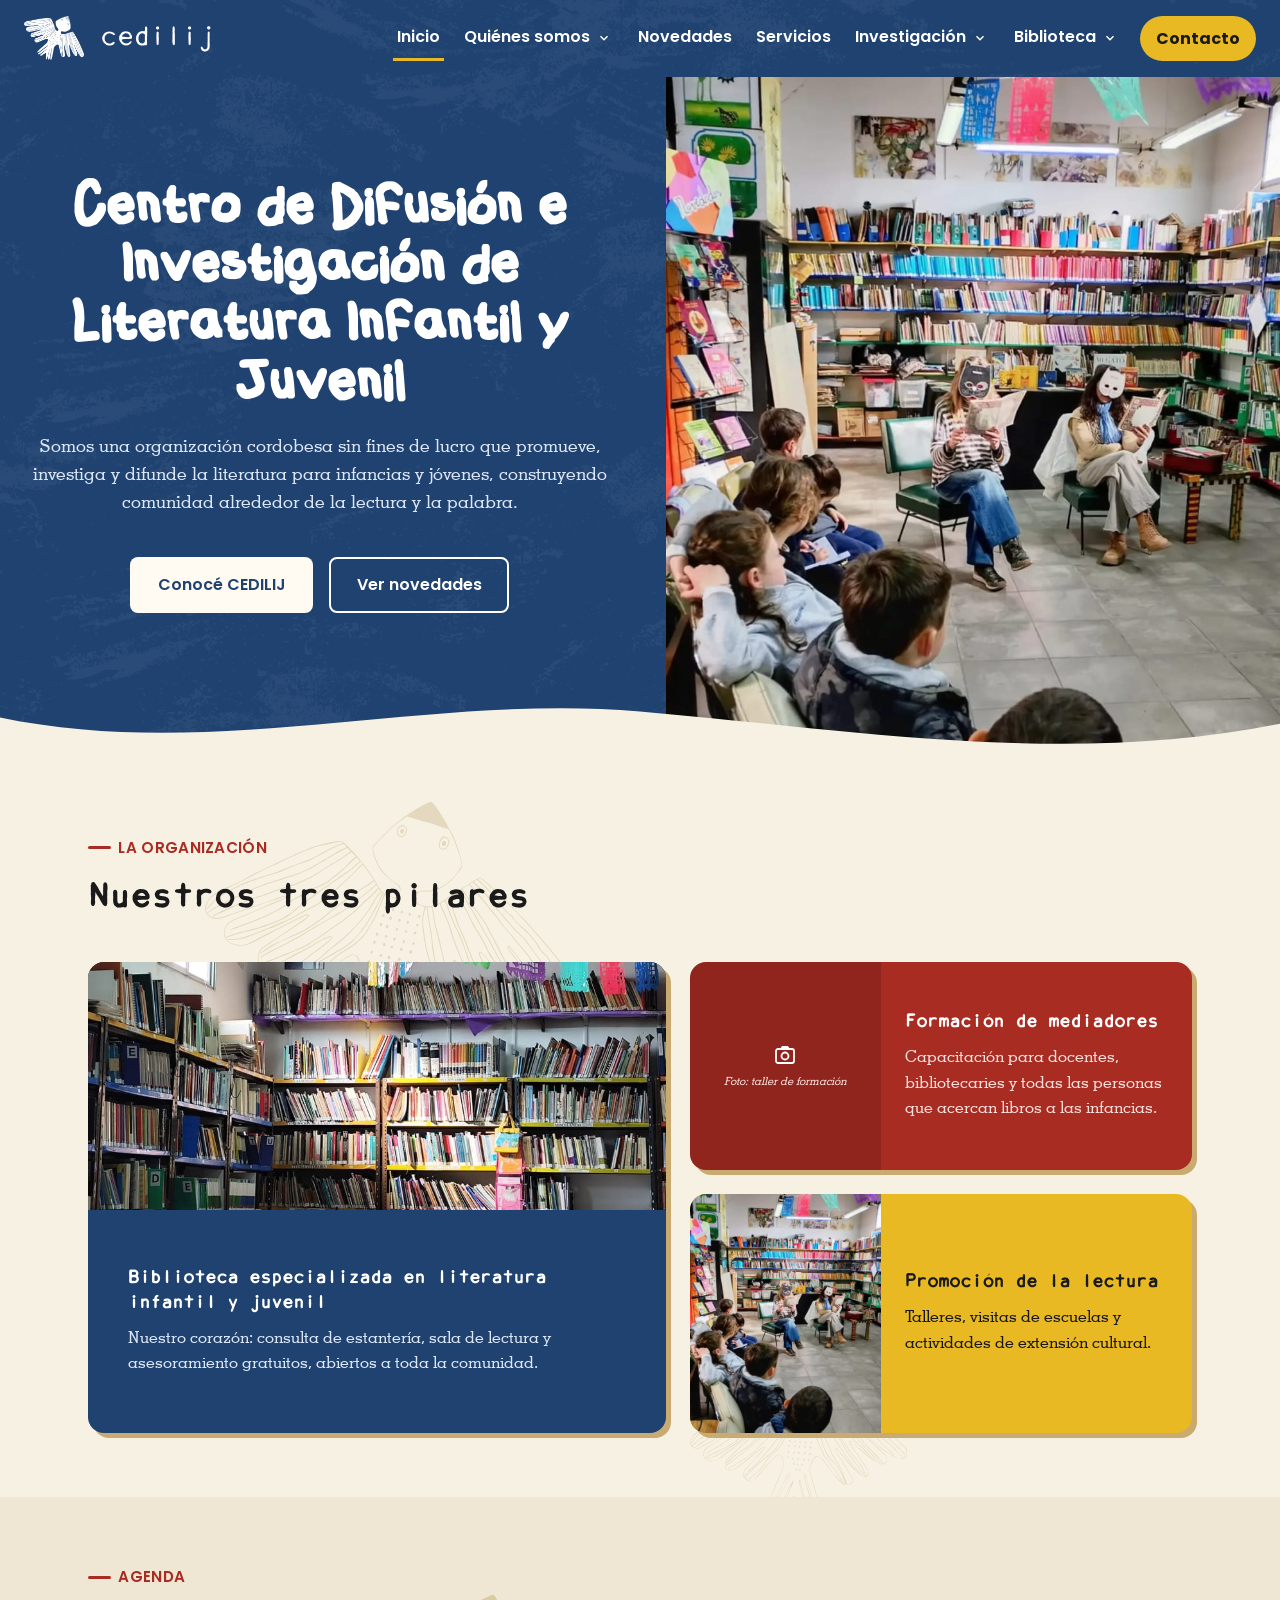
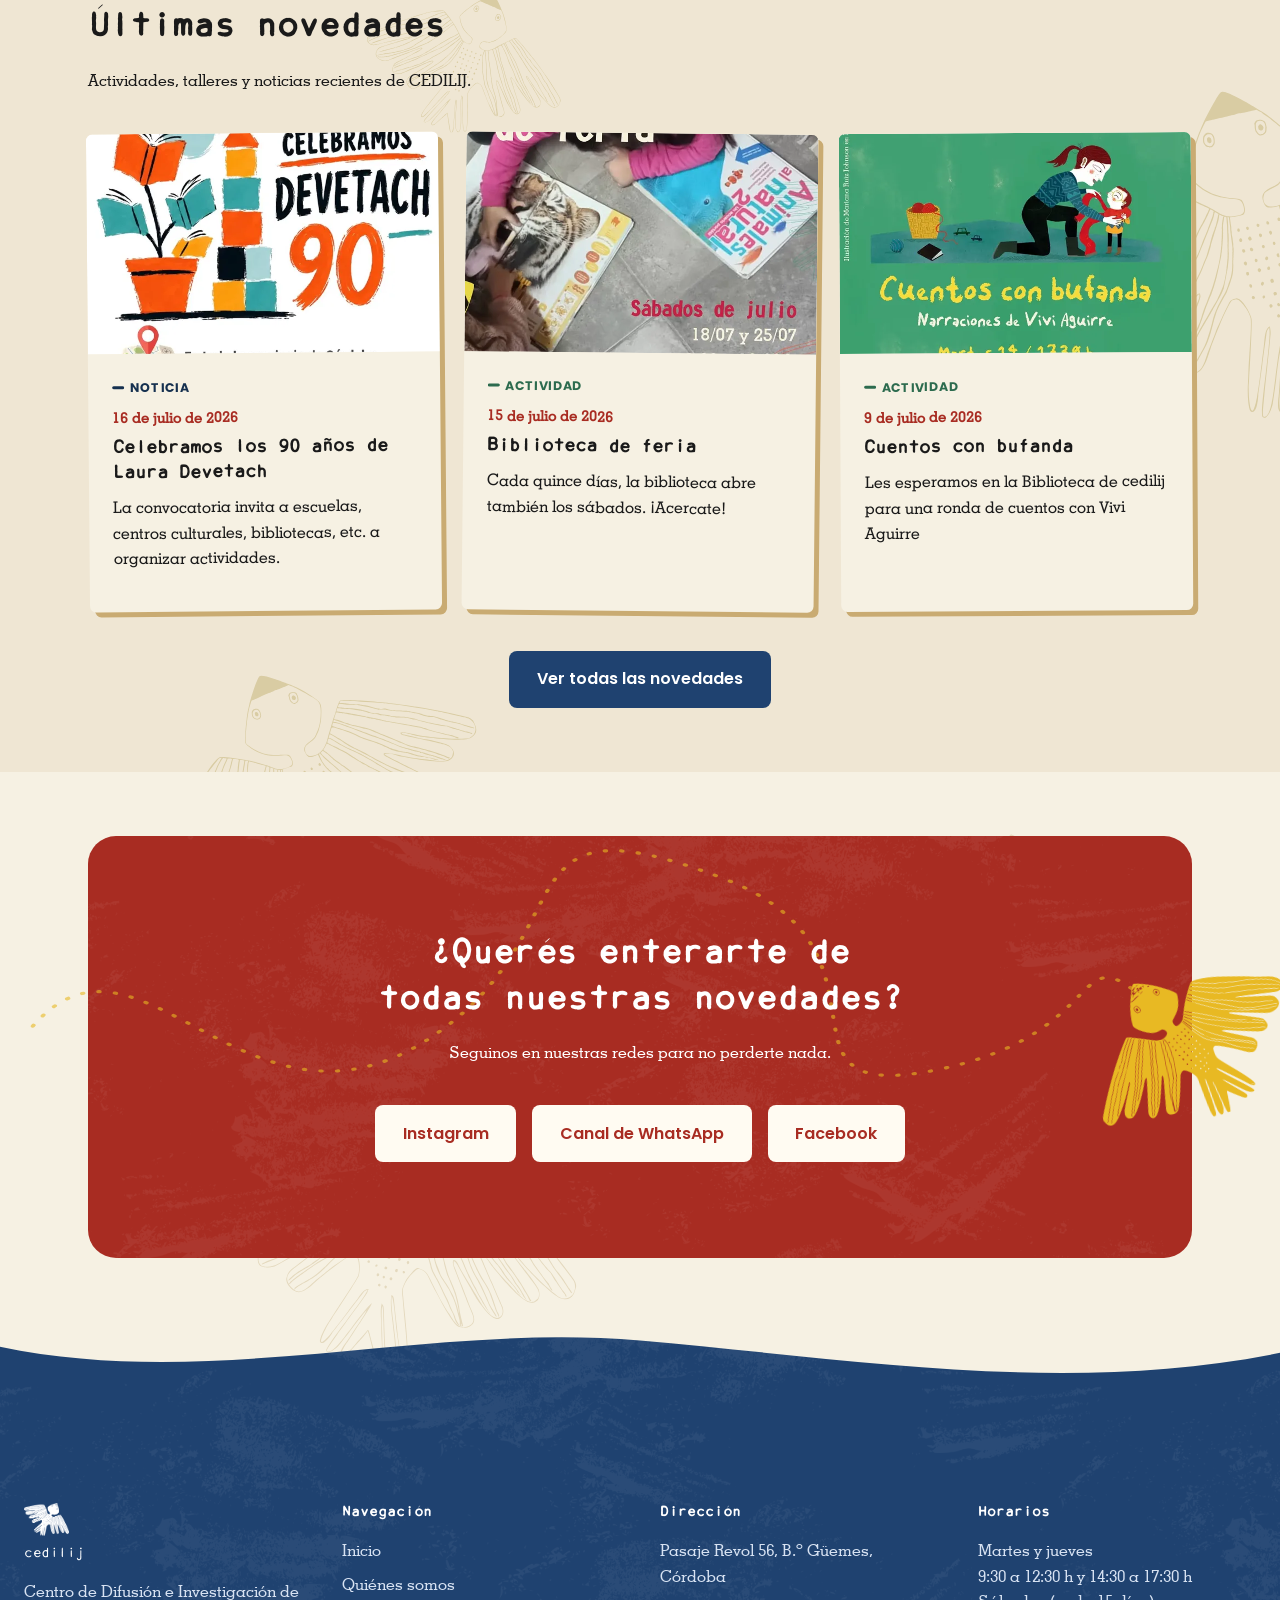
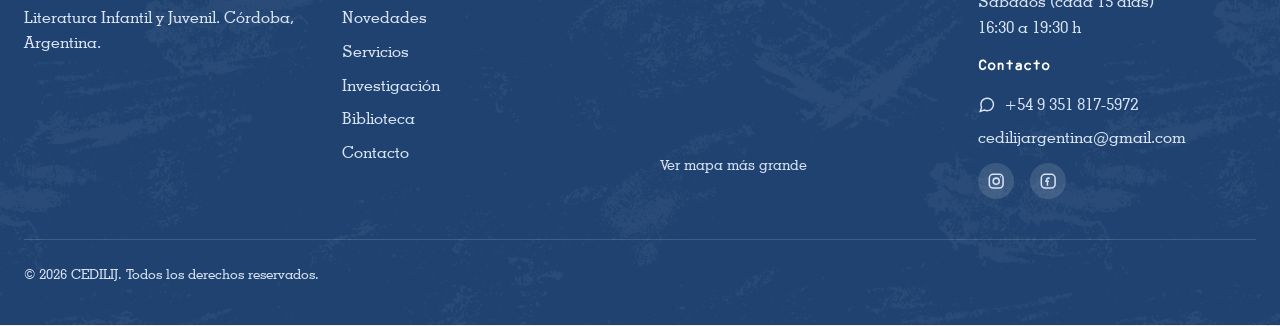
<file: index.html>
<!DOCTYPE html>
<html lang="es-AR">
<head>
  <meta charset="UTF-8">
  <meta name="viewport" content="width=device-width, initial-scale=1.0">
  <title>CEDILIJ: Centro de Difusión e Investigación de Literatura Infantil y Juvenil</title>
  <meta name="description" content="CEDILIJ es una organización que promueve, investiga y difunde la literatura infantil y juvenil desde Córdoba, Argentina, con talleres y actividades varias y una biblioteca y sala de lectura abiertas a toda la comunidad.">
  <link rel="canonical" href="https://cedilij.com.ar/">

  <meta property="og:type" content="website">
  <meta property="og:site_name" content="CEDILIJ">
  <meta property="og:locale" content="es_AR">
  <meta property="og:url" content="https://cedilij.com.ar/">
  <meta property="og:title" content="CEDILIJ: Centro de Difusión e Investigación de Literatura Infantil y Juvenil">
  <meta property="og:description" content="CEDILIJ es una organización que promueve, investiga y difunde la literatura infantil y juvenil desde Córdoba, Argentina, con talleres y actividades varias y una biblioteca y sala de lectura abiertas a toda la comunidad.">
  <meta property="og:image" content="https://cedilij.com.ar/assets/img/og-image.jpg">
  <meta property="og:image:width" content="1200">
  <meta property="og:image:height" content="630">

  <meta name="twitter:card" content="summary_large_image">
  <meta name="twitter:title" content="CEDILIJ: Centro de Difusión e Investigación de Literatura Infantil y Juvenil">
  <meta name="twitter:description" content="CEDILIJ es una organización que promueve, investiga y difunde la literatura infantil y juvenil desde Córdoba, Argentina, con talleres y actividades varias y una biblioteca y sala de lectura abiertas a toda la comunidad.">
  <meta name="twitter:image" content="https://cedilij.com.ar/assets/img/og-image.jpg">
  <link rel="icon" type="image/png" href="assets/img/logo-cedilij-favicon.png">
  <link rel="preconnect" href="https://fonts.googleapis.com">
  <link rel="preconnect" href="https://fonts.gstatic.com" crossorigin>
  <link href="https://fonts.googleapis.com/css2?family=Baloo+2:wght@600;700;800&family=Poppins:wght@500;600;700;800&family=Inter:wght@400;500;600;700&display=swap" rel="stylesheet">
  <link rel="stylesheet" href="assets/css/styles.css">

  <script type="application/ld+json">
  {
    "@context": "https://schema.org",
    "@type": "Library",
    "name": "CEDILIJ",
    "alternateName": "Centro de Difusión e Investigación de Literatura Infantil y Juvenil",
    "description": "CEDILIJ es una organización que promueve, investiga y difunde la literatura infantil y juvenil desde Córdoba, Argentina, con talleres y actividades varias y una biblioteca y sala de lectura abiertas a toda la comunidad.",
    "url": "https://cedilij.com.ar/",
    "logo": "https://cedilij.com.ar/assets/img/logo-cedilij.png",
    "image": "https://cedilij.com.ar/assets/img/og-image.jpg",
    "email": "cedilijargentina@gmail.com",
    "telephone": "+5493518175972",
    "address": {
      "@type": "PostalAddress",
      "streetAddress": "Pasaje Revol 56, B.º Güemes",
      "addressLocality": "Córdoba",
      "addressRegion": "Córdoba",
      "addressCountry": "AR"
    },
    "openingHoursSpecification": [
      {
        "@type": "OpeningHoursSpecification",
        "dayOfWeek": ["Tuesday", "Thursday"],
        "opens": "09:30",
        "closes": "12:30"
      },
      {
        "@type": "OpeningHoursSpecification",
        "dayOfWeek": ["Tuesday", "Thursday"],
        "opens": "14:30",
        "closes": "17:30"
      }
    ],
    "sameAs": [
      "https://www.instagram.com/cedilij/",
      "https://www.facebook.com/cedilij/"
    ]
  }
  </script>
</head>
<body>
  <a class="skip-link" href="#contenido">Saltar al contenido principal</a>

  <header class="site-header">
    <div class="nav-bar">
      <a class="brand" href="index.html">
        <span class="brand-logo">
          <img class="brand-logo-color" src="assets/img/logo-cedilij.png" alt="" width="55" height="40">
          <img class="brand-logo-white" src="assets/img/logo-cedilij-white-cutout.png" alt="" width="55" height="40" aria-hidden="true">
        </span>
        <span class="brand-text">
          <strong>cedilij</strong>
        </span>
      </a>
      <button class="nav-toggle" type="button" aria-expanded="false" aria-controls="nav-menu" aria-label="Abrir menú de navegación">
        <svg viewBox="0 0 24 24" fill="none" stroke="currentColor" stroke-width="2" aria-hidden="true">
          <path d="M3 6h18M3 12h18M3 18h18"/>
        </svg>
      </button>
      <nav class="nav-menu" id="nav-menu" aria-label="Principal">
        <a href="index.html" aria-current="page">Inicio</a>
        <div class="nav-dropdown">
          <a href="quienes-somos.html" class="nav-dropdown-link">Quiénes somos</a>
          <button type="button" class="nav-dropdown-toggle" aria-expanded="false" aria-controls="nav-submenu-quienes-somos" aria-label="Mostrar submenú de Quiénes somos">
            <svg width="14" height="14" viewBox="0 0 24 24" fill="none" stroke="currentColor" stroke-width="2.5" aria-hidden="true"><path d="M6 9l6 6 6-6"/></svg>
          </button>
          <ul class="nav-submenu" id="nav-submenu-quienes-somos">
            <li><a href="quienes-somos.html">Nuestra historia</a></li>
            <li><a href="equipo.html">Equipo CEDILIJ</a></li>
            <li><a href="distinciones.html">Distinciones</a></li>
          </ul>
        </div>
        <a href="novedades.html">Novedades</a>
        <a href="servicios.html">Servicios</a>
        <div class="nav-dropdown">
          <a href="investigacion.html" class="nav-dropdown-link">Investigación</a>
          <button type="button" class="nav-dropdown-toggle" aria-expanded="false" aria-controls="nav-submenu-investigacion" aria-label="Mostrar submenú de Investigación">
            <svg width="14" height="14" viewBox="0 0 24 24" fill="none" stroke="currentColor" stroke-width="2.5" aria-hidden="true"><path d="M6 9l6 6 6-6"/></svg>
          </button>
          <ul class="nav-submenu" id="nav-submenu-investigacion">
            <li><a href="investigacion.html">Revista Piedra Libre</a></li>
            <li><a href="publicaciones-especiales.html">Publicaciones especiales</a></li>
            <li><a href="articulos-academicos.html">Artículos académicos</a></li>
          </ul>
        </div>
        <div class="nav-dropdown">
          <a href="biblioteca.html" class="nav-dropdown-link">Biblioteca</a>
          <button type="button" class="nav-dropdown-toggle" aria-expanded="false" aria-controls="nav-submenu-biblioteca" aria-label="Mostrar submenú de Biblioteca">
            <svg width="14" height="14" viewBox="0 0 24 24" fill="none" stroke="currentColor" stroke-width="2.5" aria-hidden="true"><path d="M6 9l6 6 6-6"/></svg>
          </button>
          <ul class="nav-submenu" id="nav-submenu-biblioteca">
            <li><a href="biblioteca.html#servicios-bibliotecarios">Servicios bibliotecarios</a></li>
            <li><a href="biblioteca.html#asociate">Asociate</a></li>
            <li><a href="https://cedilij.puntobiblio.com/" target="_blank" rel="noopener noreferrer" class="nav-submenu-external">Catálogo<svg width="12" height="12" viewBox="0 0 24 24" fill="none" stroke="currentColor" stroke-width="2.5" aria-hidden="true"><path d="M18 13v6a2 2 0 0 1-2 2H5a2 2 0 0 1-2-2V8a2 2 0 0 1 2-2h6"/><path d="M15 3h6v6"/><path d="M10 14 21 3"/></svg><span class="visually-hidden"> (se abre en una pestaña nueva)</span></a></li>
          </ul>
        </div>
        <a href="contacto.html" class="nav-catalog-btn">Contacto</a>
      </nav>
    </div>
  </header>

  <main id="contenido">
    <!-- Hero -->
    <section class="hero">
      <div class="container">
        <div class="hero-copy">
          <h1>Centro de Difusión e Investigación de Literatura Infantil y Juvenil</h1>
          <p>Somos una organización cordobesa sin fines de lucro que promueve, investiga y difunde la literatura para infancias y jóvenes, construyendo comunidad alrededor de la lectura y la palabra.</p>
          <div class="hero-actions">
            <a class="btn btn-primary" href="quienes-somos.html">Conocé CEDILIJ</a>
            <a class="btn btn-outline" href="novedades.html">Ver novedades</a>
          </div>
        </div>
      </div>
      <div class="hero-carousel">
        <ul class="hero-carousel-track" tabindex="0" aria-label="Fotos de CEDILIJ">
          <li class="hero-carousel-slide">
            <img src="assets/img/carrusel1.jpg" alt="Narración oral con máscaras para un grupo de chicas y chicos en la biblioteca de CEDILIJ" width="960" height="1200" loading="eager">
          </li>
          <li class="hero-carousel-slide">
            <img src="assets/img/carrusel4.jpg" alt="Interior de la biblioteca de CEDILIJ decorada con papel picado" width="900" height="1020" loading="lazy">
          </li>
        </ul>
      </div>
      <div class="hero-wave" aria-hidden="true">
        <svg viewBox="0 0 1440 100" preserveAspectRatio="none">
          <path fill="currentColor" d="M0,32 C240,90 480,0 720,24 C960,48 1200,96 1440,40 L1440,100 L0,100 Z"></path>
        </svg>
      </div>
    </section>

    <!-- La organización -->
    <section>
      <div class="container">
        <div class="section-head" data-animate>
          <span class="eyebrow">La organización</span>
          <h2>Nuestros tres pilares</h2>
        </div>
        <div class="pillars-grid">
          <article class="pillar pillar--blue pillar--featured" data-animate>
            <div class="pillar-media">
              <img src="assets/img/carrusel4.jpg" alt="Interior de la biblioteca de CEDILIJ decorada con papel picado" width="900" height="1020" loading="lazy">
            </div>
            <div class="pillar-body">
              <h3>Biblioteca especializada en literatura infantil y juvenil</h3>
              <p>Nuestro corazón: consulta de estantería, sala de lectura y asesoramiento gratuitos, abiertos a toda la comunidad.</p>
            </div>
          </article>
          <div class="pillars-side">
            <article class="pillar pillar--red pillar--split" data-animate>
              <!-- [Completar: reemplazar por una foto real de un taller o capacitación de mediadores cuando haya una disponible] -->
              <div class="pillar-media pillar-media--placeholder" aria-hidden="true">
                <svg width="24" height="24" viewBox="0 0 24 24" fill="none" stroke="currentColor" stroke-width="1.8"><rect x="3" y="5" width="18" height="14" rx="2"/><circle cx="12" cy="12" r="3.5"/><path d="M8 5l1.5-2h5L16 5"/></svg>
                <span>Foto: taller de formación</span>
              </div>
              <div class="pillar-body">
                <h3>Formación de mediadores</h3>
                <p>Capacitación para docentes, bibliotecaries y todas las personas que acercan libros a las infancias.</p>
              </div>
            </article>
            <article class="pillar pillar--gold pillar--split" data-animate>
              <div class="pillar-media">
                <img src="assets/img/carrusel1.jpg" alt="Narración oral con máscaras para un grupo de chicas y chicos en la biblioteca de CEDILIJ" width="960" height="1200" loading="lazy">
              </div>
              <div class="pillar-body">
                <h3>Promoción de la lectura</h3>
                <p>Talleres, visitas de escuelas y actividades de extensión cultural.</p>
              </div>
            </article>
          </div>
        </div>
      </div>
    </section>

    <!-- Novedades preview -->
    <section class="section-alt">
      <div class="container">
        <div class="section-head" data-animate>
          <span class="eyebrow">Agenda</span>
          <h2>Últimas novedades</h2>
          <p>Actividades, talleres y noticias recientes de CEDILIJ.</p>
        </div>
        <div class="news-grid">
          <!-- Las 3 novedades más recientes, generadas por
               scripts/build-novedades.mjs desde el mismo Google Sheet
               que alimenta novedades.html. No editar a mano entre
               NOVEDADES-PREVIEW:START y NOVEDADES-PREVIEW:END, el
               próximo build lo pisa. -->
          <!-- NOVEDADES-PREVIEW:START -->
          <a class="news-card" href="novedades.html#celebramos-los-90-anos-de-laura-devetach" data-animate>
            <div class="news-card-media">
              <img src="assets/img/novedad-celebramos-los-90-anos-de-laura-devetach.webp" alt="La imagen es un flyer de la convocatoria." loading="lazy">
            </div>
            <div class="news-card-body">
              <span class="news-tag news-tag--noticia">Noticia</span>
              <span class="news-date">16 de julio de 2026</span>
              <h3>Celebramos los 90 años de Laura Devetach</h3>
              <p>La convocatoria invita a escuelas, centros culturales, bibliotecas, etc. a organizar actividades.</p>
            </div>
          </a>
          <a class="news-card" href="novedades.html#biblioteca-de-feria" data-animate>
            <div class="news-card-media">
              <img src="assets/img/novedad-biblioteca-de-feria.webp" alt="En la imagen hay una foto desde arriba de una niña leyendo libros acostada en el piso de la biblioteca." loading="lazy">
            </div>
            <div class="news-card-body">
              <span class="news-tag news-tag--actividad">Actividad</span>
              <span class="news-date">15 de julio de 2026</span>
              <h3>Biblioteca de feria</h3>
              <p>Cada quince días, la biblioteca abre también los sábados. ¡Acercate!</p>
            </div>
          </a>
          <a class="news-card" href="novedades.html#cuentos-con-bufanda" data-animate>
            <div class="news-card-media">
              <img src="assets/img/novedad-cuentos-con-bufanda.webp" alt="Ilustración de Mariana Ruiz Johnson de una mujer poniéndole una bufanda roja a un niño" loading="lazy">
            </div>
            <div class="news-card-body">
              <span class="news-tag news-tag--actividad">Actividad</span>
              <span class="news-date">9 de julio de 2026</span>
              <h3>Cuentos con bufanda</h3>
              <p>Les esperamos en la Biblioteca de cedilij para una ronda de cuentos con Vivi Aguirre</p>
            </div>
          </a>
          <!-- NOVEDADES-PREVIEW:END -->
        </div>
        <div style="margin-top: var(--space-5); text-align:center;">
          <a class="btn btn-primary" href="novedades.html">Ver todas las novedades</a>
        </div>
      </div>
    </section>

    <!-- Canal de WhatsApp -->
    <section>
      <div class="container">
        <div class="whatsapp-cta" data-animate>
          <svg class="whatsapp-cta-line whatsapp-cta-line--mobile" viewBox="0 0 800 400" preserveAspectRatio="none" aria-hidden="true">
            <path d="M-40,140 C60,20 160,260 300,140 C400,60 340,300 480,260 C600,230 560,340 680,360 S760,380 800,400" fill="none" stroke="var(--color-gold)" stroke-width="3" stroke-linecap="round" stroke-dasharray="1 11"/>
          </svg>
          <svg class="whatsapp-cta-line whatsapp-cta-line--desktop" viewBox="0 0 800 400" preserveAspectRatio="none" aria-hidden="true">
            <path d="M-40,180 C40,60 120,320 260,180 C360,80 300,-40 460,40 C600,110 480,260 620,220 C760,180 700,60 800,200" fill="none" stroke="var(--color-gold)" stroke-width="3" stroke-linecap="round" stroke-dasharray="1 11"/>
          </svg>
          <img class="whatsapp-cta-bird" src="assets/img/logo-cedilij-gold.png" alt="" width="69" height="50" aria-hidden="true">
          <h2>¿Querés enterarte de todas nuestras novedades?</h2>
          <p>Seguinos en nuestras redes para no perderte nada.</p>
          <div class="whatsapp-cta-links">
            <a class="btn btn-primary" href="https://www.instagram.com/cedilij/" target="_blank" rel="noopener noreferrer">Instagram<span class="visually-hidden"> (se abre en una pestaña nueva)</span></a>
            <a class="btn btn-primary" href="https://whatsapp.com/channel/0029VbDVmXAIt5rsOE6aBs2m" target="_blank" rel="noopener noreferrer">Canal de WhatsApp<span class="visually-hidden"> (se abre en una pestaña nueva)</span></a>
            <a class="btn btn-primary" href="https://www.facebook.com/cedilij/" target="_blank" rel="noopener noreferrer">Facebook<span class="visually-hidden"> (se abre en una pestaña nueva)</span></a>
          </div>
        </div>
      </div>
    </section>
  </main>

  <footer class="site-footer">
    <div class="container">
      <div class="footer-grid">
        <div>
          <img class="footer-brand-bird" src="assets/img/logo-cedilij-white-cutout.png" alt="" width="45" height="33">
          <h2 class="footer-brand-name">cedilij</h2>
          <p>Centro de Difusión e Investigación de Literatura Infantil y Juvenil. Córdoba, Argentina.</p>
        </div>
        <div>
          <h3>Navegación</h3>
          <ul>
            <li><a href="index.html" aria-current="page">Inicio</a></li>
            <li><a href="quienes-somos.html">Quiénes somos</a></li>
            <li><a href="novedades.html">Novedades</a></li>
            <li><a href="servicios.html">Servicios</a></li>
            <li><a href="investigacion.html">Investigación</a></li>
            <li><a href="biblioteca.html">Biblioteca</a></li>
            <li><a href="contacto.html">Contacto</a></li>
          </ul>
        </div>
        <div>
          <h3>Dirección</h3>
          <p>Pasaje Revol 56, B.º Güemes, Córdoba</p>
          <div class="footer-map">
            <iframe class="footer-map-embed" src="https://maps.google.com/maps?q=Cedilij,+Pasaje+Revol+56,+C%C3%B3rdoba&z=17&output=embed" title="Mapa: CEDILIJ, Pasaje Revol 56, Barrio Güemes, Córdoba" loading="lazy"></iframe>
          </div>
          <a class="footer-map-link" href="https://maps.app.goo.gl/PSmqAt9gFaP3ftS48" target="_blank" rel="noopener noreferrer">Ver mapa más grande<span class="visually-hidden"> (se abre en una pestaña nueva)</span></a>
        </div>
        <div>
          <h3>Horarios</h3>
          <p>Martes y jueves<br>9:30 a 12:30 h y 14:30 a 17:30 h<br>Sábados (cada 15 días)<br>16:30 a 19:30 h</p>
          <h3>Contacto</h3>
          <ul>
            <li class="footer-contact-whatsapp">
              <svg viewBox="0 0 24 24" fill="none" stroke="currentColor" stroke-width="2" aria-hidden="true"><path d="M21 11.5a8.38 8.38 0 0 1-.9 3.8 8.5 8.5 0 0 1-7.6 4.7 8.38 8.38 0 0 1-3.8-.9L3 21l1.9-5.7a8.38 8.38 0 0 1-.9-3.8 8.5 8.5 0 0 1 4.7-7.6 8.38 8.38 0 0 1 3.8-.9h.5a8.48 8.48 0 0 1 8 8v.5z"/></svg>
              <a href="https://wa.me/5493518175972" target="_blank" rel="noopener noreferrer">+54 9 351 817-5972<span class="visually-hidden"> por WhatsApp (se abre en una pestaña nueva)</span></a>
            </li>
            <li><a href="mailto:cedilijargentina@gmail.com">cedilijargentina@gmail.com</a></li>
            <li class="footer-social">
              <a href="https://www.instagram.com/cedilij/" target="_blank" rel="noopener noreferrer" aria-label="Instagram (se abre en una pestaña nueva)">
                <svg viewBox="0 0 24 24" fill="none" stroke="currentColor" stroke-width="2" aria-hidden="true"><rect x="3" y="3" width="18" height="18" rx="5"/><circle cx="12" cy="12" r="4"/><circle cx="17.5" cy="6.5" r="0.8" fill="currentColor" stroke="none"/></svg>
              </a>
              <a href="https://www.facebook.com/cedilij/" target="_blank" rel="noopener noreferrer" aria-label="Facebook (se abre en una pestaña nueva)">
                <svg viewBox="0 0 24 24" fill="none" stroke="currentColor" stroke-width="2" aria-hidden="true"><rect x="3" y="3" width="18" height="18" rx="5"/><path d="M14 8h-1.5A2.5 2.5 0 0 0 10 10.5V12M8 12h5M11 12v6"/></svg>
              </a>
            </li>
          </ul>
        </div>
      </div>
      <div class="footer-bottom">
        <p>© <span data-year></span> CEDILIJ. Todos los derechos reservados.</p>
      </div>
    </div>
  </footer>

  <script src="assets/js/main.js"></script>
</body>
</html>
</file>
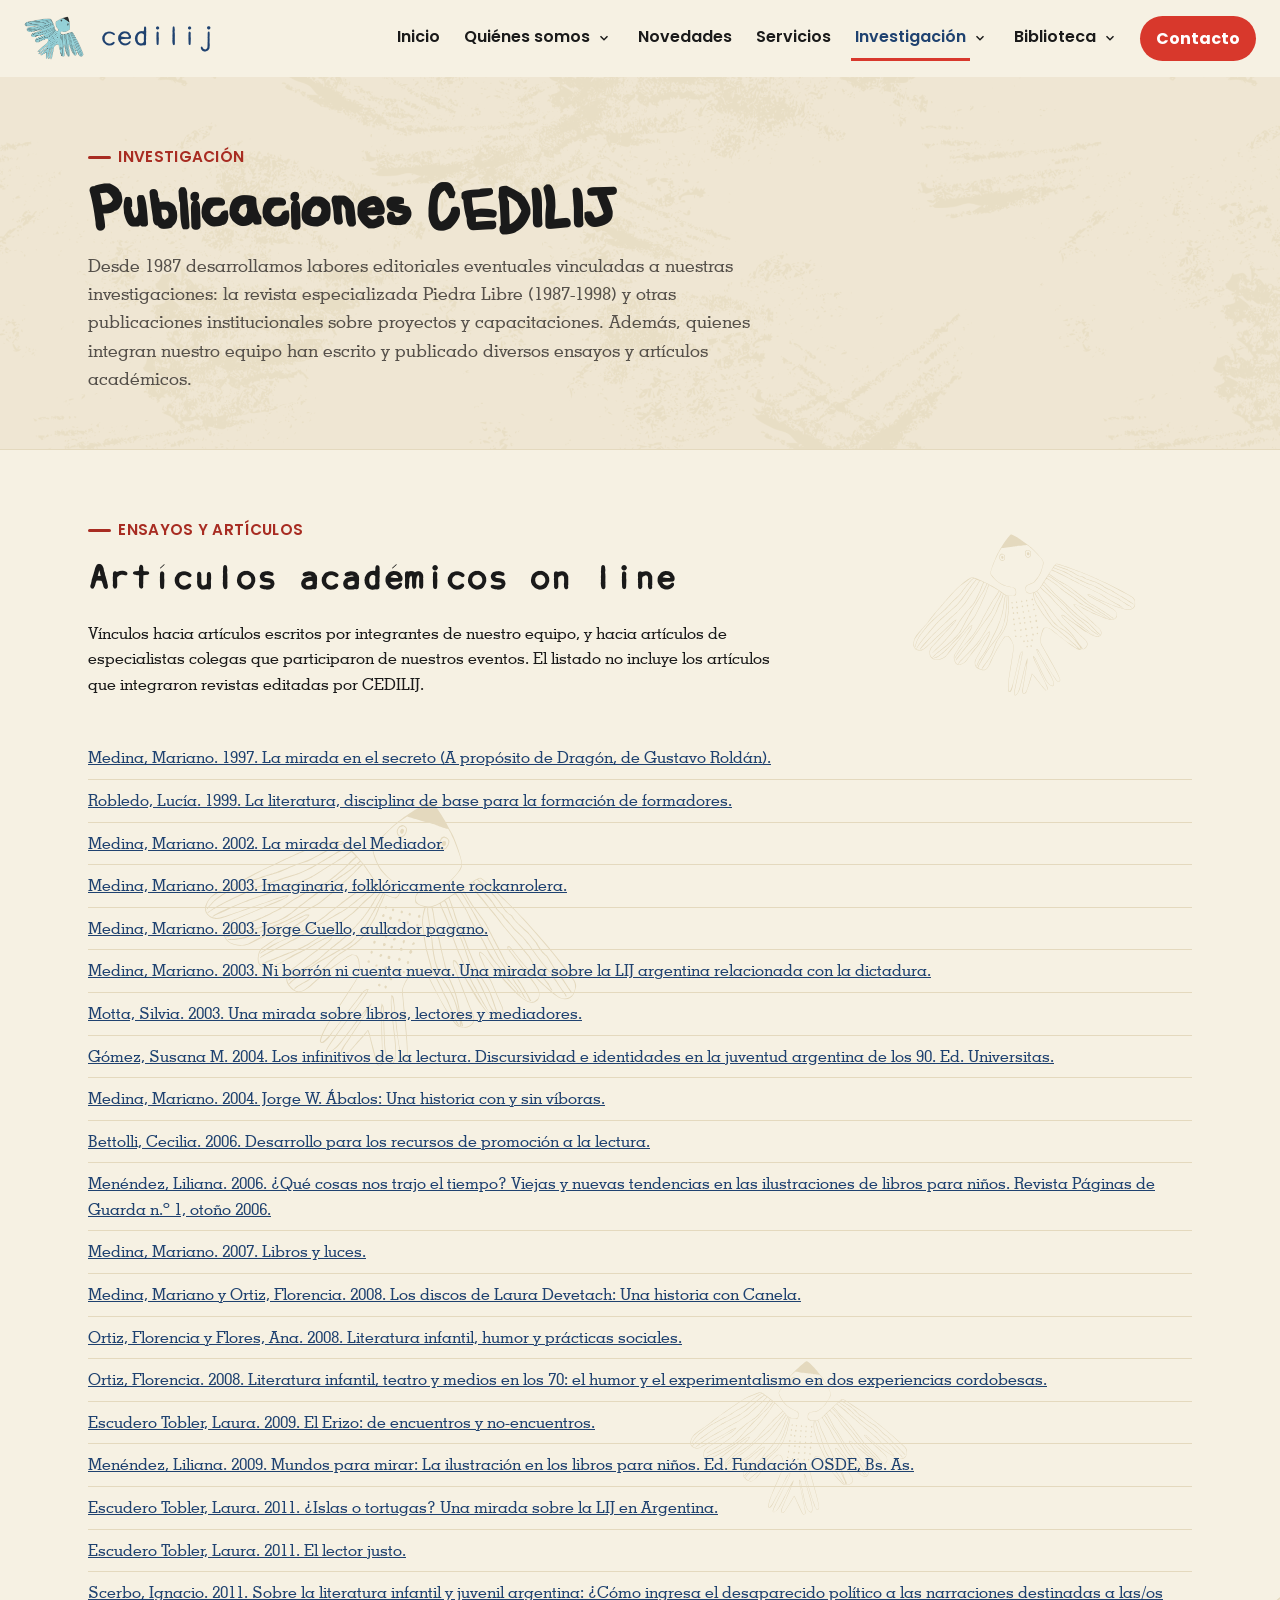
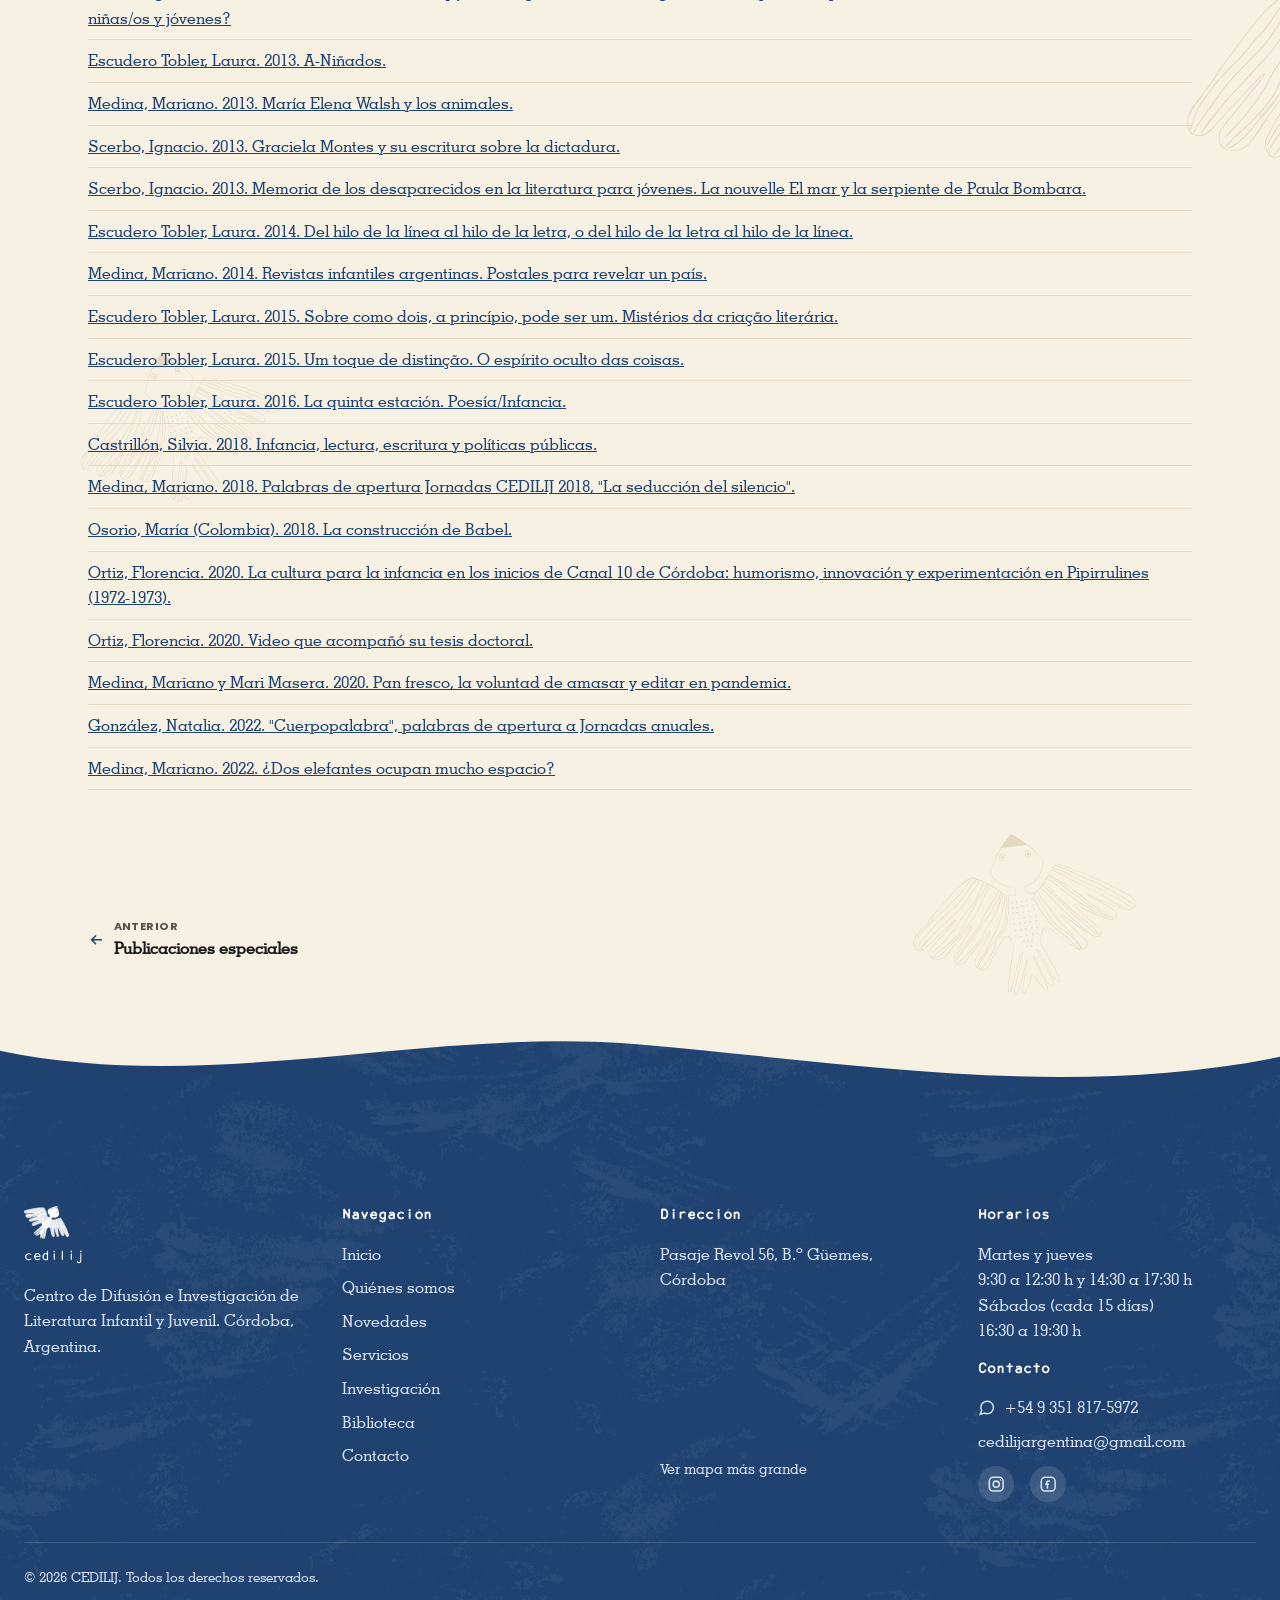
<file: articulos-academicos.html>
<!DOCTYPE html>
<html lang="es-AR">
<head>
  <meta charset="UTF-8">
  <meta name="viewport" content="width=device-width, initial-scale=1.0">
  <title>Artículos académicos — CEDILIJ</title>
  <meta name="description" content="Artículos y ensayos on line escritos por miembros de CEDILIJ y por especialistas colegas, sobre literatura infantil y juvenil.">
  <link rel="canonical" href="https://cedilij.com.ar/articulos-academicos.html">

  <meta property="og:type" content="website">
  <meta property="og:site_name" content="CEDILIJ">
  <meta property="og:locale" content="es_AR">
  <meta property="og:url" content="https://cedilij.com.ar/articulos-academicos.html">
  <meta property="og:title" content="Artículos académicos — CEDILIJ">
  <meta property="og:description" content="Artículos y ensayos on line escritos por miembros de CEDILIJ y por especialistas colegas, sobre literatura infantil y juvenil.">
  <meta property="og:image" content="https://cedilij.com.ar/assets/img/og-image.jpg">
  <meta property="og:image:width" content="1200">
  <meta property="og:image:height" content="630">

  <meta name="twitter:card" content="summary_large_image">
  <meta name="twitter:title" content="Artículos académicos — CEDILIJ">
  <meta name="twitter:description" content="Artículos y ensayos on line escritos por miembros de CEDILIJ y por especialistas colegas, sobre literatura infantil y juvenil.">
  <meta name="twitter:image" content="https://cedilij.com.ar/assets/img/og-image.jpg">
  <link rel="icon" type="image/png" href="assets/img/logo-cedilij-favicon.png">
  <link rel="preconnect" href="https://fonts.googleapis.com">
  <link rel="preconnect" href="https://fonts.gstatic.com" crossorigin>
  <link href="https://fonts.googleapis.com/css2?family=Baloo+2:wght@600;700;800&family=Poppins:wght@500;600;700;800&family=Inter:wght@400;500;600;700&display=swap" rel="stylesheet">
  <link rel="stylesheet" href="assets/css/styles.css">
</head>
<body>
  <a class="skip-link" href="#contenido">Saltar al contenido principal</a>

  <header class="site-header">
    <div class="nav-bar">
      <a class="brand" href="index.html">
        <img src="assets/img/logo-cedilij.png" alt="" width="55" height="40">
        <span class="brand-text">
          <strong>cedilij</strong>
        </span>
      </a>
      <button class="nav-toggle" type="button" aria-expanded="false" aria-controls="nav-menu" aria-label="Abrir menú de navegación">
        <svg viewBox="0 0 24 24" fill="none" stroke="currentColor" stroke-width="2" aria-hidden="true">
          <path d="M3 6h18M3 12h18M3 18h18"/>
        </svg>
      </button>
      <nav class="nav-menu" id="nav-menu" aria-label="Principal">
        <a href="index.html">Inicio</a>
        <div class="nav-dropdown">
          <a href="quienes-somos.html" class="nav-dropdown-link">Quiénes somos</a>
          <button type="button" class="nav-dropdown-toggle" aria-expanded="false" aria-controls="nav-submenu-quienes-somos" aria-label="Mostrar submenú de Quiénes somos">
            <svg width="14" height="14" viewBox="0 0 24 24" fill="none" stroke="currentColor" stroke-width="2.5" aria-hidden="true"><path d="M6 9l6 6 6-6"/></svg>
          </button>
          <ul class="nav-submenu" id="nav-submenu-quienes-somos">
            <li><a href="quienes-somos.html">Nuestra historia</a></li>
            <li><a href="equipo.html">Equipo CEDILIJ</a></li>
            <li><a href="distinciones.html">Distinciones</a></li>
          </ul>
        </div>
        <a href="novedades.html">Novedades</a>
        <a href="servicios.html">Servicios</a>
        <div class="nav-dropdown is-active">
          <a href="investigacion.html" class="nav-dropdown-link">Investigación</a>
          <button type="button" class="nav-dropdown-toggle" aria-expanded="false" aria-controls="nav-submenu-investigacion" aria-label="Mostrar submenú de Investigación">
            <svg width="14" height="14" viewBox="0 0 24 24" fill="none" stroke="currentColor" stroke-width="2.5" aria-hidden="true"><path d="M6 9l6 6 6-6"/></svg>
          </button>
          <ul class="nav-submenu" id="nav-submenu-investigacion">
            <li><a href="investigacion.html">Revista Piedra Libre</a></li>
            <li><a href="publicaciones-especiales.html">Publicaciones especiales</a></li>
            <li><a href="articulos-academicos.html" aria-current="page">Artículos académicos</a></li>
          </ul>
        </div>
        <div class="nav-dropdown">
          <a href="biblioteca.html" class="nav-dropdown-link">Biblioteca</a>
          <button type="button" class="nav-dropdown-toggle" aria-expanded="false" aria-controls="nav-submenu-biblioteca" aria-label="Mostrar submenú de Biblioteca">
            <svg width="14" height="14" viewBox="0 0 24 24" fill="none" stroke="currentColor" stroke-width="2.5" aria-hidden="true"><path d="M6 9l6 6 6-6"/></svg>
          </button>
          <ul class="nav-submenu" id="nav-submenu-biblioteca">
            <li><a href="biblioteca.html#servicios-bibliotecarios">Servicios bibliotecarios</a></li>
            <li><a href="biblioteca.html#asociate">Asociate</a></li>
            <li><a href="https://cedilij.puntobiblio.com/" target="_blank" rel="noopener noreferrer" class="nav-submenu-external">Catálogo<svg width="12" height="12" viewBox="0 0 24 24" fill="none" stroke="currentColor" stroke-width="2.5" aria-hidden="true"><path d="M18 13v6a2 2 0 0 1-2 2H5a2 2 0 0 1-2-2V8a2 2 0 0 1 2-2h6"/><path d="M15 3h6v6"/><path d="M10 14 21 3"/></svg><span class="visually-hidden"> (se abre en una pestaña nueva)</span></a></li>
          </ul>
        </div>
        <a href="contacto.html" class="nav-catalog-btn">Contacto</a>
      </nav>
    </div>
  </header>

  <main id="contenido">
    <section class="page-hero">
      <div class="container">
        <span class="eyebrow">Investigación</span>
        <h1>Publicaciones CEDILIJ</h1>
        <p>Desde 1987 desarrollamos labores editoriales eventuales vinculadas a nuestras investigaciones: la revista especializada Piedra Libre (1987-1998) y otras publicaciones institucionales sobre proyectos y capacitaciones. Además, quienes integran nuestro equipo han escrito y publicado diversos ensayos y artículos académicos.</p>
      </div>
    </section>

    <section data-animate>
      <div class="container">
        <div class="section-head" data-animate>
          <span class="eyebrow">Ensayos y artículos</span>
          <h2>Artículos académicos on line</h2>
          <p>Vínculos hacia artículos escritos por integrantes de nuestro equipo, y hacia artículos de especialistas colegas que participaron de nuestros eventos. El listado no incluye los artículos que integraron revistas editadas por CEDILIJ.</p>
        </div>
        <ul class="member-list">
          <li><a href="http://www.imaginaria.com.ar/2012/04/dragon/" target="_blank" rel="noopener noreferrer">Medina, Mariano. 1997. La mirada en el secreto (A propósito de Dragón, de Gustavo Roldán).<span class="visually-hidden"> (se abre en una pestaña nueva)</span></a></li>
          <li><a href="https://drive.google.com/open?id=0BzF-0Vv0oytmM2pUMXZSd291MHc" target="_blank" rel="noopener noreferrer">Robledo, Lucía. 1999. La literatura, disciplina de base para la formación de formadores.<span class="visually-hidden"> (se abre en una pestaña nueva)</span></a></li>
          <li><a href="http://www.imaginaria.com.ar/08/8/medina.htm" target="_blank" rel="noopener noreferrer">Medina, Mariano. 2002. La mirada del Mediador.<span class="visually-hidden"> (se abre en una pestaña nueva)</span></a></li>
          <li><a href="http://www.imaginaria.com.ar/10/0/100.htm#7" target="_blank" rel="noopener noreferrer">Medina, Mariano. 2003. Imaginaria, folklóricamente rockanrolera.<span class="visually-hidden"> (se abre en una pestaña nueva)</span></a></li>
          <li><a href="http://www.imaginaria.com.ar/10/4/cuello.htm" target="_blank" rel="noopener noreferrer">Medina, Mariano. 2003. Jorge Cuello, aullador pagano.<span class="visually-hidden"> (se abre en una pestaña nueva)</span></a></li>
          <li><a href="https://drive.google.com/file/d/199Vzbpzqxq1u-f_Xv70R31kqKRDF1lEi/view?usp=sharing" target="_blank" rel="noopener noreferrer">Medina, Mariano. 2003. Ni borrón ni cuenta nueva. Una mirada sobre la LIJ argentina relacionada con la dictadura.<span class="visually-hidden"> (se abre en una pestaña nueva)</span></a></li>
          <li><a href="https://drive.google.com/file/d/0BzF-0Vv0oytmb0hMLTlzamp3UzQ/view?usp=sharing" target="_blank" rel="noopener noreferrer">Motta, Silvia. 2003. Una mirada sobre libros, lectores y mediadores.<span class="visually-hidden"> (se abre en una pestaña nueva)</span></a></li>
          <li><a href="http://www.ffyh.unc.edu.ar/sites/default/files/LOS%20INFINITIVOS%20DE%20LA%20LECTURA-UNI%20Gomez-REDUCIDO1%20(1).pdf" target="_blank" rel="noopener noreferrer">Gómez, Susana M. 2004. Los infinitivos de la lectura. Discursividad e identidades en la juventud argentina de los 90. Ed. Universitas.<span class="visually-hidden"> (se abre en una pestaña nueva)</span></a></li>
          <li><a href="http://www.imaginaria.com.ar/14/2/lecturas-abalos.htm" target="_blank" rel="noopener noreferrer">Medina, Mariano. 2004. Jorge W. Ábalos: Una historia con y sin víboras.<span class="visually-hidden"> (se abre en una pestaña nueva)</span></a></li>
          <li><a href="https://drive.google.com/file/d/0BzF-0Vv0oytmZHFoR3VzeDBmV1k/view?usp=sharing" target="_blank" rel="noopener noreferrer">Bettolli, Cecilia. 2006. Desarrollo para los recursos de promoción a la lectura.<span class="visually-hidden"> (se abre en una pestaña nueva)</span></a></li>
          <li><a href="https://drive.google.com/file/d/0ByFRPVAHJ4EBSXhMUnFhSnAwcE0/view?usp=sharing" target="_blank" rel="noopener noreferrer">Menéndez, Liliana. 2006. ¿Qué cosas nos trajo el tiempo? Viejas y nuevas tendencias en las ilustraciones de libros para niños. Revista Páginas de Guarda n.º 1, otoño 2006.<span class="visually-hidden"> (se abre en una pestaña nueva)</span></a></li>
          <li><a href="https://drive.google.com/file/d/0BzF-0Vv0oytmMHBHcHBkMXRxbFk/view?usp=sharing" target="_blank" rel="noopener noreferrer">Medina, Mariano. 2007. Libros y luces.<span class="visually-hidden"> (se abre en una pestaña nueva)</span></a></li>
          <li><a href="https://cedilijargentina.blogspot.com/p/discos.html" target="_blank" rel="noopener noreferrer">Medina, Mariano y Ortiz, Florencia. 2008. Los discos de Laura Devetach: Una historia con Canela.<span class="visually-hidden"> (se abre en una pestaña nueva)</span></a></li>
          <li><a href="http://www.ffyh.unc.edu.ar/e+e/wp-content/uploads/2010/06/ortiz-flores.pdf" target="_blank" rel="noopener noreferrer">Ortiz, Florencia y Flores, Ana. 2008. Literatura infantil, humor y prácticas sociales.<span class="visually-hidden"> (se abre en una pestaña nueva)</span></a></li>
          <li><a href="https://drive.google.com/file/d/0BzF-0Vv0oytmNjloSF9vT1dsczA/view?usp=sharing" target="_blank" rel="noopener noreferrer">Ortiz, Florencia. 2008. Literatura infantil, teatro y medios en los 70: el humor y el experimentalismo en dos experiencias cordobesas.<span class="visually-hidden"> (se abre en una pestaña nueva)</span></a></li>
          <li><a href="http://journal.eticaycine.org/El-Erizo-de-encuentros-y-no" target="_blank" rel="noopener noreferrer">Escudero Tobler, Laura. 2009. El Erizo: de encuentros y no-encuentros.<span class="visually-hidden"> (se abre en una pestaña nueva)</span></a></li>
          <li><a href="https://drive.google.com/file/d/0ByFRPVAHJ4EBWGhadHdpSnZZZnM/view?usp=sharing" target="_blank" rel="noopener noreferrer">Menéndez, Liliana. 2009. Mundos para mirar: La ilustración en los libros para niños. Ed. Fundación OSDE, Bs. As.<span class="visually-hidden"> (se abre en una pestaña nueva)</span></a></li>
          <li><a href="https://drive.google.com/file/d/1WxVlqwZNq-BkGAViQmJA7D3D30EwgJur/view?usp=sharing" target="_blank" rel="noopener noreferrer">Escudero Tobler, Laura. 2011. ¿Islas o tortugas? Una mirada sobre la LIJ en Argentina.<span class="visually-hidden"> (se abre en una pestaña nueva)</span></a></li>
          <li><a href="http://www.profprocesalpenal.com.ar/archivos/d9857c2c-Cordoba-2011.-El-Lector-Justo.-Laura-Escudero.pdf" target="_blank" rel="noopener noreferrer">Escudero Tobler, Laura. 2011. El lector justo.<span class="visually-hidden"> (se abre en una pestaña nueva)</span></a></li>
          <li><a href="http://www.ffyh.unc.edu.ar/ciffyh/vii-encuentro-interdisciplinario-de-ciencias-sociales-y-humanas/wp-content/uploads/2011/08/ponencia-scerbo-eje-4.pdf" target="_blank" rel="noopener noreferrer">Scerbo, Ignacio. 2011. Sobre la literatura infantil y juvenil argentina: ¿Cómo ingresa el desaparecido político a las narraciones destinadas a las/os niñas/os y jóvenes?<span class="visually-hidden"> (se abre en una pestaña nueva)</span></a></li>
          <li><a href="http://lafabricadecuentos.blogspot.com.ar/2013/01/a-ninados-de-laura-escudero-tobler.html" target="_blank" rel="noopener noreferrer">Escudero Tobler, Laura. 2013. A-Niñados.<span class="visually-hidden"> (se abre en una pestaña nueva)</span></a></li>
          <li><a href="https://web.facebook.com/notes/mariano-medina-lym/pentatramas-maria-elena-walsh-y-los-animales/241953472837306" target="_blank" rel="noopener noreferrer">Medina, Mariano. 2013. María Elena Walsh y los animales.<span class="visually-hidden"> (se abre en una pestaña nueva)</span></a></li>
          <li><a href="https://www.educ.ar/sitios/educar/files/download?id=d6eb558b-2d6c-43d5-bbdf-deac10157545" target="_blank" rel="noopener noreferrer">Scerbo, Ignacio. 2013. Graciela Montes y su escritura sobre la dictadura.<span class="visually-hidden"> (se abre en una pestaña nueva)</span></a></li>
          <li><a href="http://www.revistaafuera.com/articulo.php?id=235&nro=13" target="_blank" rel="noopener noreferrer">Scerbo, Ignacio. 2013. Memoria de los desaparecidos en la literatura para jóvenes. La nouvelle El mar y la serpiente de Paula Bombara.<span class="visually-hidden"> (se abre en una pestaña nueva)</span></a></li>
          <li><a href="http://www.cuatrogatos.org/show.php?item=710" target="_blank" rel="noopener noreferrer">Escudero Tobler, Laura. 2014. Del hilo de la línea al hilo de la letra, o del hilo de la letra al hilo de la línea.<span class="visually-hidden"> (se abre en una pestaña nueva)</span></a></li>
          <li><a href="https://drive.google.com/file/d/13hqOgp6YPazWwRhf6lI3dFkGiY_edey9/view?usp=sharing" target="_blank" rel="noopener noreferrer">Medina, Mariano. 2014. Revistas infantiles argentinas. Postales para revelar un país.<span class="visually-hidden"> (se abre en una pestaña nueva)</span></a></li>
          <li><a href="http://www.revistaemilia.com.br/mostra.php?id=501" target="_blank" rel="noopener noreferrer">Escudero Tobler, Laura. 2015. Sobre como dois, a princípio, pode ser um. Mistérios da criação literária.<span class="visually-hidden"> (se abre en una pestaña nueva)</span></a></li>
          <li><a href="http://www.revistaemilia.com.br/mostra.php?id=513" target="_blank" rel="noopener noreferrer">Escudero Tobler, Laura. 2015. Um toque de distinção. O espírito oculto das coisas.<span class="visually-hidden"> (se abre en una pestaña nueva)</span></a></li>
          <li><a href="http://www.cuatrogatos.org/show.php?item=863" target="_blank" rel="noopener noreferrer">Escudero Tobler, Laura. 2016. La quinta estación. Poesía/Infancia.<span class="visually-hidden"> (se abre en una pestaña nueva)</span></a></li>
          <li><a href="https://drive.google.com/open?id=1QDOGX2Dchy_rcM9IwBoecwjPH5p3xdPo" target="_blank" rel="noopener noreferrer">Castrillón, Silvia. 2018. Infancia, lectura, escritura y políticas públicas.<span class="visually-hidden"> (se abre en una pestaña nueva)</span></a></li>
          <li><a href="https://drive.google.com/file/d/1qqxCPOwWqUNt4SIuAQpAKZ080PIWgorM/view?usp=sharing" target="_blank" rel="noopener noreferrer">Medina, Mariano. 2018. Palabras de apertura Jornadas CEDILIJ 2018, "La seducción del silencio".<span class="visually-hidden"> (se abre en una pestaña nueva)</span></a></li>
          <li><a href="https://drive.google.com/open?id=1QDOGX2Dchy_rcM9IwBoecwjPH5p3xdPo" target="_blank" rel="noopener noreferrer">Osorio, María (Colombia). 2018. La construcción de Babel.<span class="visually-hidden"> (se abre en una pestaña nueva)</span></a></li>
          <li><a href="https://drive.google.com/file/d/1DJvh1KxbQlsrzxPkAz488je26YmtXacw/view?usp=sharing" target="_blank" rel="noopener noreferrer">Ortiz, Florencia. 2020. La cultura para la infancia en los inicios de Canal 10 de Córdoba: humorismo, innovación y experimentación en Pipirrulines (1972-1973).<span class="visually-hidden"> (se abre en una pestaña nueva)</span></a></li>
          <li><a href="https://youtu.be/ndbAM4iymTA" target="_blank" rel="noopener noreferrer">Ortiz, Florencia. 2020. Video que acompañó su tesis doctoral.<span class="visually-hidden"> (se abre en una pestaña nueva)</span></a></li>
          <li><a href="https://drive.google.com/file/d/1QzyRQHXlLVk9l9yCyqg1p9F6F7dB6yaN/view?usp=drivesdk" target="_blank" rel="noopener noreferrer">Medina, Mariano y Mari Masera. 2020. Pan fresco, la voluntad de amasar y editar en pandemia.<span class="visually-hidden"> (se abre en una pestaña nueva)</span></a></li>
          <li><a href="https://drive.google.com/file/d/1EMuLnzZjdGMtCEAw4A5G3Zhfg2_T5Q6T/view?usp=sharing" target="_blank" rel="noopener noreferrer">González, Natalia. 2022. "Cuerpopalabra", palabras de apertura a Jornadas anuales.<span class="visually-hidden"> (se abre en una pestaña nueva)</span></a></li>
          <li><a href="https://drive.google.com/file/d/1pRMT5Rk_quBXklzsqx2_rojRtOp7RMBY/view?usp=sharing" target="_blank" rel="noopener noreferrer">Medina, Mariano. 2022. ¿Dos elefantes ocupan mucho espacio?<span class="visually-hidden"> (se abre en una pestaña nueva)</span></a></li>
        </ul>
      </div>
    </section>

    <section>
      <div class="container">
        <nav class="subpage-pager" aria-label="Navegación entre subpáginas de Investigación">
          <a class="subpage-pager-link subpage-pager-prev" href="publicaciones-especiales.html">
            <svg width="24" height="24" viewBox="0 0 24 24" fill="none" stroke="currentColor" stroke-width="2" aria-hidden="true"><path d="M19 12H5M11 18l-6-6 6-6"/></svg>
            <span>
              <span class="subpage-pager-eyebrow">Anterior</span>
              <span class="subpage-pager-title">Publicaciones especiales</span>
            </span>
          </a>
        </nav>
      </div>
    </section>
  </main>

  <footer class="site-footer">
    <div class="container">
      <div class="footer-grid">
        <div>
          <img class="footer-brand-bird" src="assets/img/logo-cedilij-white-cutout.png" alt="" width="45" height="33">
          <h2 class="footer-brand-name">cedilij</h2>
          <p>Centro de Difusión e Investigación de Literatura Infantil y Juvenil. Córdoba, Argentina.</p>
        </div>
        <div>
          <h3>Navegación</h3>
          <ul>
            <li><a href="index.html">Inicio</a></li>
            <li><a href="quienes-somos.html">Quiénes somos</a></li>
            <li><a href="novedades.html">Novedades</a></li>
            <li><a href="servicios.html">Servicios</a></li>
            <li><a href="investigacion.html">Investigación</a></li>
            <li><a href="biblioteca.html">Biblioteca</a></li>
            <li><a href="contacto.html">Contacto</a></li>
          </ul>
        </div>
        <div>
          <h3>Dirección</h3>
          <p>Pasaje Revol 56, B.º Güemes, Córdoba</p>
          <div class="footer-map">
            <iframe class="footer-map-embed" src="https://maps.google.com/maps?q=Cedilij,+Pasaje+Revol+56,+C%C3%B3rdoba&z=17&output=embed" title="Mapa: CEDILIJ, Pasaje Revol 56, Barrio Güemes, Córdoba" loading="lazy"></iframe>
          </div>
          <a class="footer-map-link" href="https://maps.app.goo.gl/PSmqAt9gFaP3ftS48" target="_blank" rel="noopener noreferrer">Ver mapa más grande<span class="visually-hidden"> (se abre en una pestaña nueva)</span></a>
        </div>
        <div>
          <h3>Horarios</h3>
          <p>Martes y jueves<br>9:30 a 12:30 h y 14:30 a 17:30 h<br>Sábados (cada 15 días)<br>16:30 a 19:30 h</p>
          <h3>Contacto</h3>
          <ul>
            <li class="footer-contact-whatsapp">
              <svg viewBox="0 0 24 24" fill="none" stroke="currentColor" stroke-width="2" aria-hidden="true"><path d="M21 11.5a8.38 8.38 0 0 1-.9 3.8 8.5 8.5 0 0 1-7.6 4.7 8.38 8.38 0 0 1-3.8-.9L3 21l1.9-5.7a8.38 8.38 0 0 1-.9-3.8 8.5 8.5 0 0 1 4.7-7.6 8.38 8.38 0 0 1 3.8-.9h.5a8.48 8.48 0 0 1 8 8v.5z"/></svg>
              <a href="https://wa.me/5493518175972" target="_blank" rel="noopener noreferrer">+54 9 351 817-5972<span class="visually-hidden"> por WhatsApp (se abre en una pestaña nueva)</span></a>
            </li>
            <li><a href="mailto:cedilijargentina@gmail.com">cedilijargentina@gmail.com</a></li>
            <li class="footer-social">
              <a href="https://www.instagram.com/cedilij/" target="_blank" rel="noopener noreferrer" aria-label="Instagram (se abre en una pestaña nueva)">
                <svg viewBox="0 0 24 24" fill="none" stroke="currentColor" stroke-width="2" aria-hidden="true"><rect x="3" y="3" width="18" height="18" rx="5"/><circle cx="12" cy="12" r="4"/><circle cx="17.5" cy="6.5" r="0.8" fill="currentColor" stroke="none"/></svg>
              </a>
              <a href="https://www.facebook.com/cedilij/" target="_blank" rel="noopener noreferrer" aria-label="Facebook (se abre en una pestaña nueva)">
                <svg viewBox="0 0 24 24" fill="none" stroke="currentColor" stroke-width="2" aria-hidden="true"><rect x="3" y="3" width="18" height="18" rx="5"/><path d="M14 8h-1.5A2.5 2.5 0 0 0 10 10.5V12M8 12h5M11 12v6"/></svg>
              </a>
            </li>
          </ul>
        </div>
      </div>
      <div class="footer-bottom">
        <p>© <span data-year></span> CEDILIJ. Todos los derechos reservados.</p>
      </div>
    </div>
  </footer>

  <script src="assets/js/main.js"></script>
</body>
</html>
</file>
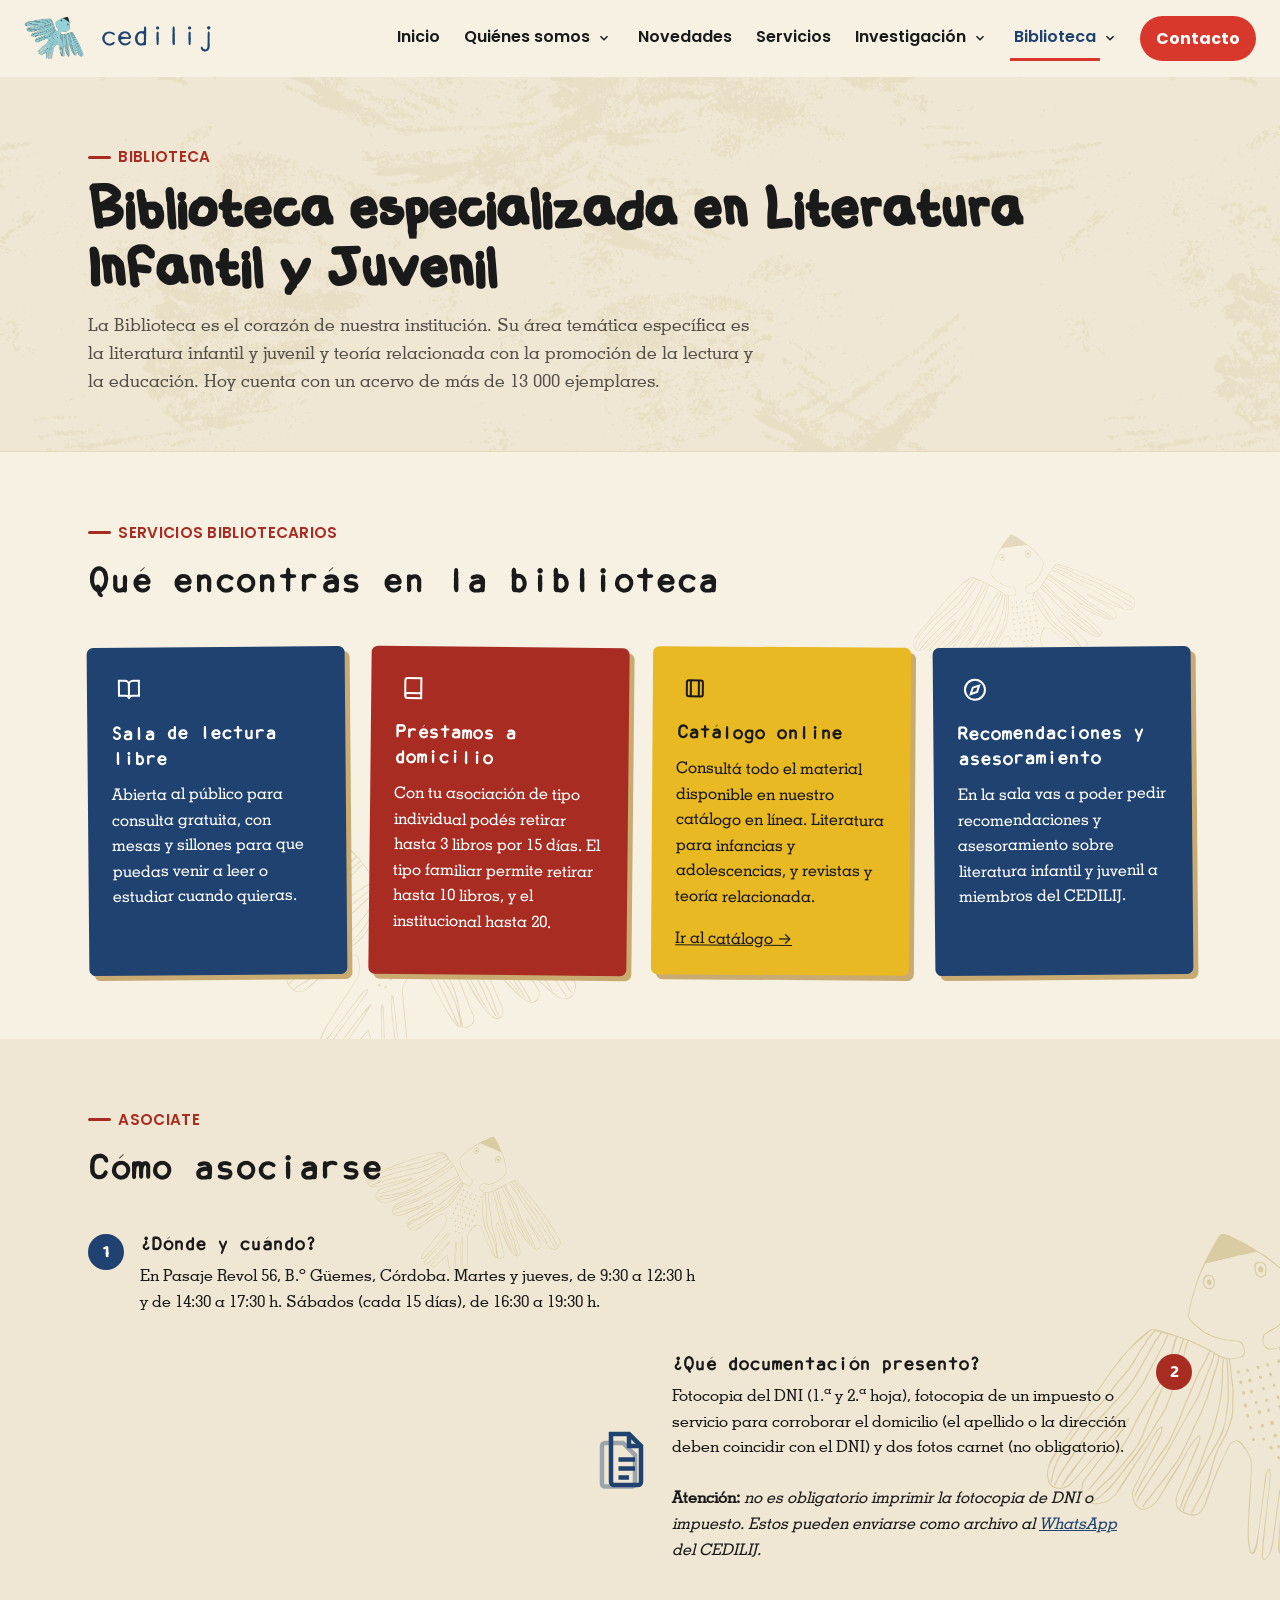
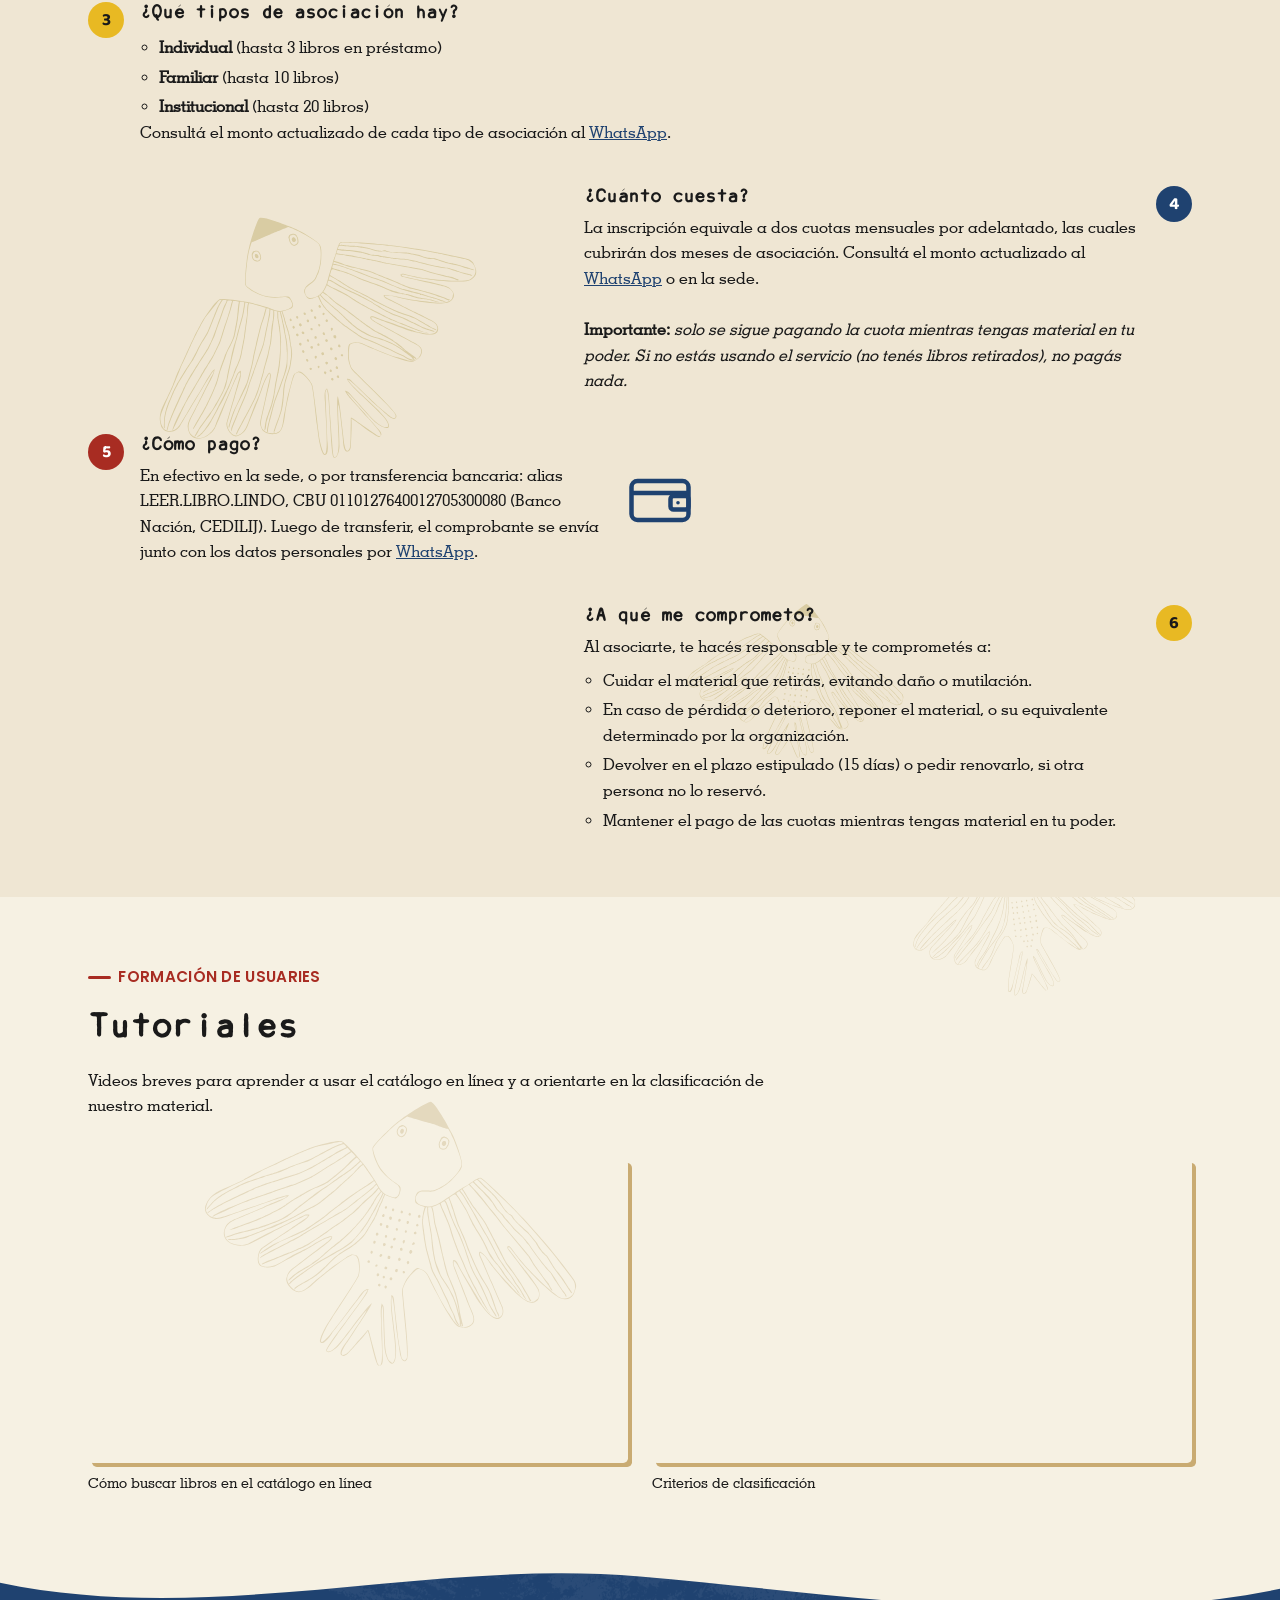
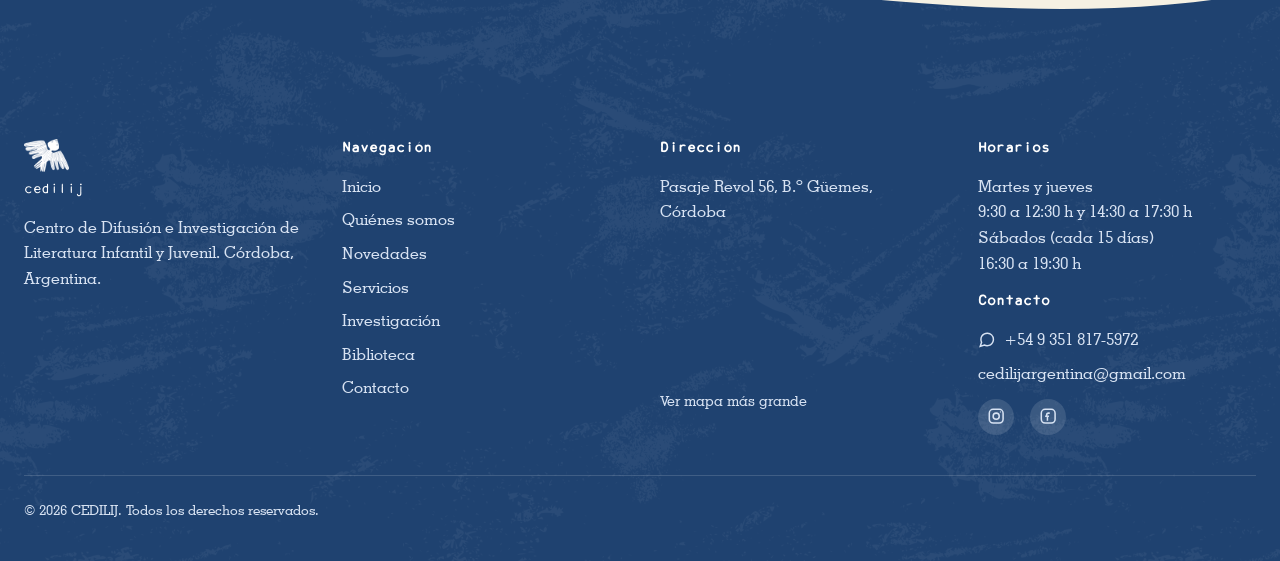
<file: biblioteca.html>
<!DOCTYPE html>
<html lang="es-AR">
<head>
  <meta charset="UTF-8">
  <meta name="viewport" content="width=device-width, initial-scale=1.0">
  <title>Biblioteca — CEDILIJ</title>
  <meta name="description" content="Horarios, servicios de préstamo y forma de asociarte a la biblioteca de CEDILIJ, especializada en literatura infantil y juvenil.">
  <link rel="canonical" href="https://cedilij.com.ar/biblioteca.html">

  <meta property="og:type" content="website">
  <meta property="og:site_name" content="CEDILIJ">
  <meta property="og:locale" content="es_AR">
  <meta property="og:url" content="https://cedilij.com.ar/biblioteca.html">
  <meta property="og:title" content="Biblioteca — CEDILIJ">
  <meta property="og:description" content="Horarios, servicios de préstamo y forma de asociarte a la biblioteca de CEDILIJ, especializada en literatura infantil y juvenil.">
  <meta property="og:image" content="https://cedilij.com.ar/assets/img/og-image.jpg">
  <meta property="og:image:width" content="1200">
  <meta property="og:image:height" content="630">

  <meta name="twitter:card" content="summary_large_image">
  <meta name="twitter:title" content="Biblioteca — CEDILIJ">
  <meta name="twitter:description" content="Horarios, servicios de préstamo y forma de asociarte a la biblioteca de CEDILIJ, especializada en literatura infantil y juvenil.">
  <meta name="twitter:image" content="https://cedilij.com.ar/assets/img/og-image.jpg">
  <link rel="icon" type="image/png" href="assets/img/logo-cedilij-favicon.png">
  <link rel="preconnect" href="https://fonts.googleapis.com">
  <link rel="preconnect" href="https://fonts.gstatic.com" crossorigin>
  <link href="https://fonts.googleapis.com/css2?family=Baloo+2:wght@600;700;800&family=Poppins:wght@500;600;700;800&family=Inter:wght@400;500;600;700&display=swap" rel="stylesheet">
  <link rel="stylesheet" href="assets/css/styles.css">
</head>
<body>
  <a class="skip-link" href="#contenido">Saltar al contenido principal</a>

  <header class="site-header">
    <div class="nav-bar">
      <a class="brand" href="index.html">
        <img src="assets/img/logo-cedilij.png" alt="" width="55" height="40">
        <span class="brand-text">
          <strong>cedilij</strong>
        </span>
      </a>
      <button class="nav-toggle" type="button" aria-expanded="false" aria-controls="nav-menu" aria-label="Abrir menú de navegación">
        <svg viewBox="0 0 24 24" fill="none" stroke="currentColor" stroke-width="2" aria-hidden="true">
          <path d="M3 6h18M3 12h18M3 18h18"/>
        </svg>
      </button>
      <nav class="nav-menu" id="nav-menu" aria-label="Principal">
        <a href="index.html">Inicio</a>
        <div class="nav-dropdown">
          <a href="quienes-somos.html" class="nav-dropdown-link">Quiénes somos</a>
          <button type="button" class="nav-dropdown-toggle" aria-expanded="false" aria-controls="nav-submenu-quienes-somos" aria-label="Mostrar submenú de Quiénes somos">
            <svg width="14" height="14" viewBox="0 0 24 24" fill="none" stroke="currentColor" stroke-width="2.5" aria-hidden="true"><path d="M6 9l6 6 6-6"/></svg>
          </button>
          <ul class="nav-submenu" id="nav-submenu-quienes-somos">
            <li><a href="quienes-somos.html">Nuestra historia</a></li>
            <li><a href="equipo.html">Equipo CEDILIJ</a></li>
            <li><a href="distinciones.html">Distinciones</a></li>
          </ul>
        </div>
        <a href="novedades.html">Novedades</a>
        <a href="servicios.html">Servicios</a>
        <div class="nav-dropdown">
          <a href="investigacion.html" class="nav-dropdown-link">Investigación</a>
          <button type="button" class="nav-dropdown-toggle" aria-expanded="false" aria-controls="nav-submenu-investigacion" aria-label="Mostrar submenú de Investigación">
            <svg width="14" height="14" viewBox="0 0 24 24" fill="none" stroke="currentColor" stroke-width="2.5" aria-hidden="true"><path d="M6 9l6 6 6-6"/></svg>
          </button>
          <ul class="nav-submenu" id="nav-submenu-investigacion">
            <li><a href="investigacion.html">Revista Piedra Libre</a></li>
            <li><a href="publicaciones-especiales.html">Publicaciones especiales</a></li>
            <li><a href="articulos-academicos.html">Artículos académicos</a></li>
          </ul>
        </div>
        <div class="nav-dropdown is-active">
          <a href="biblioteca.html" class="nav-dropdown-link">Biblioteca</a>
          <button type="button" class="nav-dropdown-toggle" aria-expanded="false" aria-controls="nav-submenu-biblioteca" aria-label="Mostrar submenú de Biblioteca">
            <svg width="14" height="14" viewBox="0 0 24 24" fill="none" stroke="currentColor" stroke-width="2.5" aria-hidden="true"><path d="M6 9l6 6 6-6"/></svg>
          </button>
          <ul class="nav-submenu" id="nav-submenu-biblioteca">
            <li><a href="biblioteca.html#servicios-bibliotecarios" aria-current="page">Servicios bibliotecarios</a></li>
            <li><a href="biblioteca.html#asociate">Asociate</a></li>
            <li><a href="https://cedilij.puntobiblio.com/" target="_blank" rel="noopener noreferrer" class="nav-submenu-external">Catálogo<svg width="12" height="12" viewBox="0 0 24 24" fill="none" stroke="currentColor" stroke-width="2.5" aria-hidden="true"><path d="M18 13v6a2 2 0 0 1-2 2H5a2 2 0 0 1-2-2V8a2 2 0 0 1 2-2h6"/><path d="M15 3h6v6"/><path d="M10 14 21 3"/></svg><span class="visually-hidden"> (se abre en una pestaña nueva)</span></a></li>
          </ul>
        </div>
        <a href="contacto.html" class="nav-catalog-btn">Contacto</a>
      </nav>
    </div>
  </header>

  <main id="contenido">
    <section class="page-hero">
      <div class="container">
        <span class="eyebrow">Biblioteca</span>
        <h1>Biblioteca especializada en Literatura Infantil y Juvenil</h1>
        <p>La Biblioteca es el corazón de nuestra institución. Su área temática específica es la literatura infantil y juvenil y teoría relacionada con la promoción de la lectura y la educación. Hoy cuenta con un acervo de más de 13 000 ejemplares.</p>
      </div>
    </section>

    <section id="servicios-bibliotecarios">
      <div class="container">
        <div class="section-head" data-animate>
          <span class="eyebrow">Servicios bibliotecarios</span>
          <h2>Qué encontrás en la biblioteca</h2>
        </div>
        <div class="card-grid">
          <article class="card" data-animate>
            <div class="card-icon" aria-hidden="true">
              <svg width="24" height="24" viewBox="0 0 24 24" fill="none" stroke="currentColor" stroke-width="2"><path d="M2 3h6a4 4 0 0 1 4 4v14a3 3 0 0 0-3-3H2z"/><path d="M22 3h-6a4 4 0 0 0-4 4v14a3 3 0 0 1 3-3h7z"/></svg>
            </div>
            <h3>Sala de lectura libre</h3>
            <p>Abierta al público para consulta gratuita, con mesas y sillones para que puedas venir a leer o estudiar cuando quieras.</p>
          </article>
          <article class="card" data-animate>
            <div class="card-icon" aria-hidden="true">
              <svg width="24" height="24" viewBox="0 0 24 24" fill="none" stroke="currentColor" stroke-width="2"><path d="M4 19.5A2.5 2.5 0 0 1 6.5 17H20"/><path d="M6.5 2H20v20H6.5A2.5 2.5 0 0 1 4 19.5v-15A2.5 2.5 0 0 1 6.5 2z"/></svg>
            </div>
            <h3>Préstamos a domicilio</h3>
            <p>Con tu asociación de tipo individual podés retirar hasta 3 libros por 15 días. El tipo familiar permite retirar hasta 10 libros, y el institucional hasta 20.</p>
          </article>
          <article class="card" data-animate>
            <div class="card-icon" aria-hidden="true">
              <svg width="24" height="24" viewBox="0 0 24 24" fill="none" stroke="currentColor" stroke-width="2"><rect x="4" y="4" width="16" height="16" rx="2"/><path d="M8 4v16M16 4v16"/></svg>
            </div>
            <h3>Catálogo online</h3>
            <p>Consultá todo el material disponible en nuestro catálogo en línea. Literatura para infancias y adolescencias, y revistas y teoría relacionada.</p>
            <a href="https://cedilij.puntobiblio.com/" target="_blank" rel="noopener noreferrer">Ir al catálogo →<span class="visually-hidden"> (se abre en una pestaña nueva)</span></a>
          </article>
          <article class="card" data-animate>
            <div class="card-icon" aria-hidden="true">
              <svg width="24" height="24" viewBox="0 0 24 24" fill="none" stroke="currentColor" stroke-width="2"><circle cx="12" cy="12" r="10"/><polygon points="16.24 7.76 14.12 14.12 7.76 16.24 9.88 9.88 16.24 7.76"/></svg>
            </div>
            <h3>Recomendaciones y asesoramiento</h3>
            <p>En la sala vas a poder pedir recomendaciones y asesoramiento sobre literatura infantil y juvenil a miembros del CEDILIJ.</p>
          </article>
        </div>
      </div>
    </section>

    <section class="section-alt" id="asociate">
      <div class="container">
        <div class="section-head" data-animate>
          <span class="eyebrow">Asociate</span>
          <h2>Cómo asociarse</h2>
        </div>
        <ul class="faq-zigzag">
          <li class="faq-item" data-animate>
            <span class="faq-mark" aria-hidden="true">1</span>
            <div class="faq-body">
              <h3>¿Dónde y cuándo?</h3>
              <p>En Pasaje Revol 56, B.º Güemes, Córdoba. Martes y jueves, de 9:30 a 12:30 h y de 14:30 a 17:30 h. Sábados (cada 15 días), de 16:30 a 19:30 h.</p>
            </div>
          </li>
          <li class="faq-item faq-item--icon" data-animate>
            <span class="faq-mark" aria-hidden="true">2</span>
            <div class="faq-body">
              <h3>¿Qué documentación presento?</h3>
              <p>Fotocopia del DNI (1.ª y 2.ª hoja), fotocopia de un impuesto o servicio para corroborar el domicilio (el apellido o la dirección deben coincidir con el DNI) y dos fotos carnet (no obligatorio). <br><br><strong>Atención:</strong> <em>no es obligatorio imprimir la fotocopia de DNI o impuesto. Estos pueden enviarse como archivo al <a href="https://wa.me/5493518175972" target="_blank" rel="noopener noreferrer">WhatsApp<span class="visually-hidden"> (se abre en una pestaña nueva)</span></a> del CEDILIJ.</em></p>
            </div>
            <svg class="faq-icon" viewBox="0 0 24 24" fill="none" stroke="currentColor" stroke-width="1.5" aria-hidden="true">
              <path d="M6 8a1 1 0 0 1 1-1h6l4 4v9.5a1 1 0 0 1-1 1H7a1 1 0 0 1-1-1z" opacity="0.4"/>
              <path d="M9 4h6l4 4v12a1 1 0 0 1-1 1H10a1 1 0 0 1-1-1z"/>
              <path d="M15 4v4h4"/>
              <line x1="11.5" y1="12.5" x2="17" y2="12.5"/>
              <line x1="11.5" y1="15.5" x2="17" y2="15.5"/>
              <line x1="11.5" y1="18.5" x2="15" y2="18.5"/>
            </svg>
          </li>
          <li class="faq-item" data-animate>
            <span class="faq-mark" aria-hidden="true">3</span>
            <div class="faq-body">
              <h3>¿Qué tipos de asociación hay?</h3>
              <ul class="info-sublist">
                <li><strong>Individual</strong> (hasta 3 libros en préstamo)</li>
                <li><strong>Familiar</strong> (hasta 10 libros)</li>
                <li><strong>Institucional</strong> (hasta 20 libros)</li>
              </ul>
              <p>Consultá el monto actualizado de cada tipo de asociación al <a href="https://wa.me/5493518175972" target="_blank" rel="noopener noreferrer">WhatsApp<span class="visually-hidden"> (se abre en una pestaña nueva)</span></a>.</p>
            </div>
          </li>
          <li class="faq-item" data-animate>
            <span class="faq-mark" aria-hidden="true">4</span>
            <div class="faq-body">
              <h3>¿Cuánto cuesta?</h3>
              <p>La inscripción equivale a dos cuotas mensuales por adelantado, las cuales cubrirán dos meses de asociación. Consultá el monto actualizado al <a href="https://wa.me/5493518175972" target="_blank" rel="noopener noreferrer">WhatsApp<span class="visually-hidden"> (se abre en una pestaña nueva)</span></a> o en la sede. <br><br><strong>Importante:</strong> <em>solo se sigue pagando la cuota mientras tengas material en tu poder. Si no estás usando el servicio (no tenés libros retirados), no pagás nada.</em></p>
            </div>
          </li>
          <li class="faq-item faq-item--icon" data-animate>
            <span class="faq-mark" aria-hidden="true">5</span>
            <div class="faq-body">
              <h3>¿Cómo pago?</h3>
              <p>En efectivo en la sede, o por transferencia bancaria: alias LEER.LIBRO.LINDO, CBU 0110127640012705300080 (Banco Nación, CEDILIJ). Luego de transferir, el comprobante se envía junto con los datos personales por <a href="https://wa.me/5493518175972" target="_blank" rel="noopener noreferrer">WhatsApp<span class="visually-hidden"> (se abre en una pestaña nueva)</span></a>.</p>
            </div>
            <svg class="faq-icon" viewBox="0 0 24 24" fill="none" stroke="currentColor" stroke-width="1.5" aria-hidden="true">
              <rect x="2.5" y="6" width="19" height="13" rx="2"/>
              <path d="M2.5 10h19"/>
              <rect x="15.5" y="11" width="6" height="4.5" rx="1"/>
              <circle cx="18" cy="13.25" r="0.6" fill="currentColor" stroke="none"/>
            </svg>
          </li>
          <li class="faq-item" data-animate>
            <span class="faq-mark" aria-hidden="true">6</span>
            <div class="faq-body">
              <h3>¿A qué me comprometo?</h3>
              <p>Al asociarte, te hacés responsable y te comprometés a:</p>
              <ul class="info-sublist">
                <li>Cuidar el material que retirás, evitando daño o mutilación.</li>
                <li>En caso de pérdida o deterioro, reponer el material, o su equivalente determinado por la organización.</li>
                <li>Devolver en el plazo estipulado (15 días) o pedir renovarlo, si otra persona no lo reservó.</li>
                <li>Mantener el pago de las cuotas mientras tengas material en tu poder.</li>
              </ul>
            </div>
          </li>
        </ul>
      </div>
    </section>

    <section>
      <div class="container">
        <div class="section-head" data-animate>
          <span class="eyebrow">Formación de usuaries</span>
          <h2>Tutoriales</h2>
          <p>Videos breves para aprender a usar el catálogo en línea y a orientarte en la clasificación de nuestro material.</p>
        </div>
        <div class="card-grid card-grid--pair">
          <div class="video-embed-item">
            <div class="video-embed">
              <iframe src="https://www.youtube-nocookie.com/embed/AHTCK2A9Mww" title="Cómo buscar libros en el catálogo en línea" loading="lazy" allow="accelerometer; autoplay; clipboard-write; encrypted-media; gyroscope; picture-in-picture" allowfullscreen></iframe>
            </div>
            <p class="video-embed-caption">Cómo buscar libros en el catálogo en línea</p>
          </div>
          <div class="video-embed-item">
            <div class="video-embed">
              <iframe src="https://www.youtube-nocookie.com/embed/yTqWAvF_A0c" title="Criterios de clasificación" loading="lazy" allow="accelerometer; autoplay; clipboard-write; encrypted-media; gyroscope; picture-in-picture" allowfullscreen></iframe>
            </div>
            <p class="video-embed-caption">Criterios de clasificación</p>
          </div>
        </div>
      </div>
    </section>
  </main>

  <footer class="site-footer">
    <div class="container">
      <div class="footer-grid">
        <div>
          <img class="footer-brand-bird" src="assets/img/logo-cedilij-white-cutout.png" alt="" width="45" height="33">
          <h2 class="footer-brand-name">cedilij</h2>
          <p>Centro de Difusión e Investigación de Literatura Infantil y Juvenil. Córdoba, Argentina.</p>
        </div>
        <div>
          <h3>Navegación</h3>
          <ul>
            <li><a href="index.html">Inicio</a></li>
            <li><a href="quienes-somos.html">Quiénes somos</a></li>
            <li><a href="novedades.html">Novedades</a></li>
            <li><a href="servicios.html">Servicios</a></li>
            <li><a href="investigacion.html">Investigación</a></li>
            <li><a href="biblioteca.html" aria-current="page">Biblioteca</a></li>
            <li><a href="contacto.html">Contacto</a></li>
          </ul>
        </div>
        <div>
          <h3>Dirección</h3>
          <p>Pasaje Revol 56, B.º Güemes, Córdoba</p>
          <div class="footer-map">
            <iframe class="footer-map-embed" src="https://maps.google.com/maps?q=Cedilij,+Pasaje+Revol+56,+C%C3%B3rdoba&z=17&output=embed" title="Mapa: CEDILIJ, Pasaje Revol 56, Barrio Güemes, Córdoba" loading="lazy"></iframe>
          </div>
          <a class="footer-map-link" href="https://maps.app.goo.gl/PSmqAt9gFaP3ftS48" target="_blank" rel="noopener noreferrer">Ver mapa más grande<span class="visually-hidden"> (se abre en una pestaña nueva)</span></a>
        </div>
        <div>
          <h3>Horarios</h3>
          <p>Martes y jueves<br>9:30 a 12:30 h y 14:30 a 17:30 h<br>Sábados (cada 15 días)<br>16:30 a 19:30 h</p>
          <h3>Contacto</h3>
          <ul>
            <li class="footer-contact-whatsapp">
              <svg viewBox="0 0 24 24" fill="none" stroke="currentColor" stroke-width="2" aria-hidden="true"><path d="M21 11.5a8.38 8.38 0 0 1-.9 3.8 8.5 8.5 0 0 1-7.6 4.7 8.38 8.38 0 0 1-3.8-.9L3 21l1.9-5.7a8.38 8.38 0 0 1-.9-3.8 8.5 8.5 0 0 1 4.7-7.6 8.38 8.38 0 0 1 3.8-.9h.5a8.48 8.48 0 0 1 8 8v.5z"/></svg>
              <a href="https://wa.me/5493518175972" target="_blank" rel="noopener noreferrer">+54 9 351 817-5972<span class="visually-hidden"> por WhatsApp (se abre en una pestaña nueva)</span></a>
            </li>
            <li><a href="mailto:cedilijargentina@gmail.com">cedilijargentina@gmail.com</a></li>
            <li class="footer-social">
              <a href="https://www.instagram.com/cedilij/" target="_blank" rel="noopener noreferrer" aria-label="Instagram (se abre en una pestaña nueva)">
                <svg viewBox="0 0 24 24" fill="none" stroke="currentColor" stroke-width="2" aria-hidden="true"><rect x="3" y="3" width="18" height="18" rx="5"/><circle cx="12" cy="12" r="4"/><circle cx="17.5" cy="6.5" r="0.8" fill="currentColor" stroke="none"/></svg>
              </a>
              <a href="https://www.facebook.com/cedilij/" target="_blank" rel="noopener noreferrer" aria-label="Facebook (se abre en una pestaña nueva)">
                <svg viewBox="0 0 24 24" fill="none" stroke="currentColor" stroke-width="2" aria-hidden="true"><rect x="3" y="3" width="18" height="18" rx="5"/><path d="M14 8h-1.5A2.5 2.5 0 0 0 10 10.5V12M8 12h5M11 12v6"/></svg>
              </a>
            </li>
          </ul>
        </div>
      </div>
      <div class="footer-bottom">
        <p>© <span data-year></span> CEDILIJ. Todos los derechos reservados.</p>
      </div>
    </div>
  </footer>

  <script src="assets/js/main.js"></script>
</body>
</html>
</file>
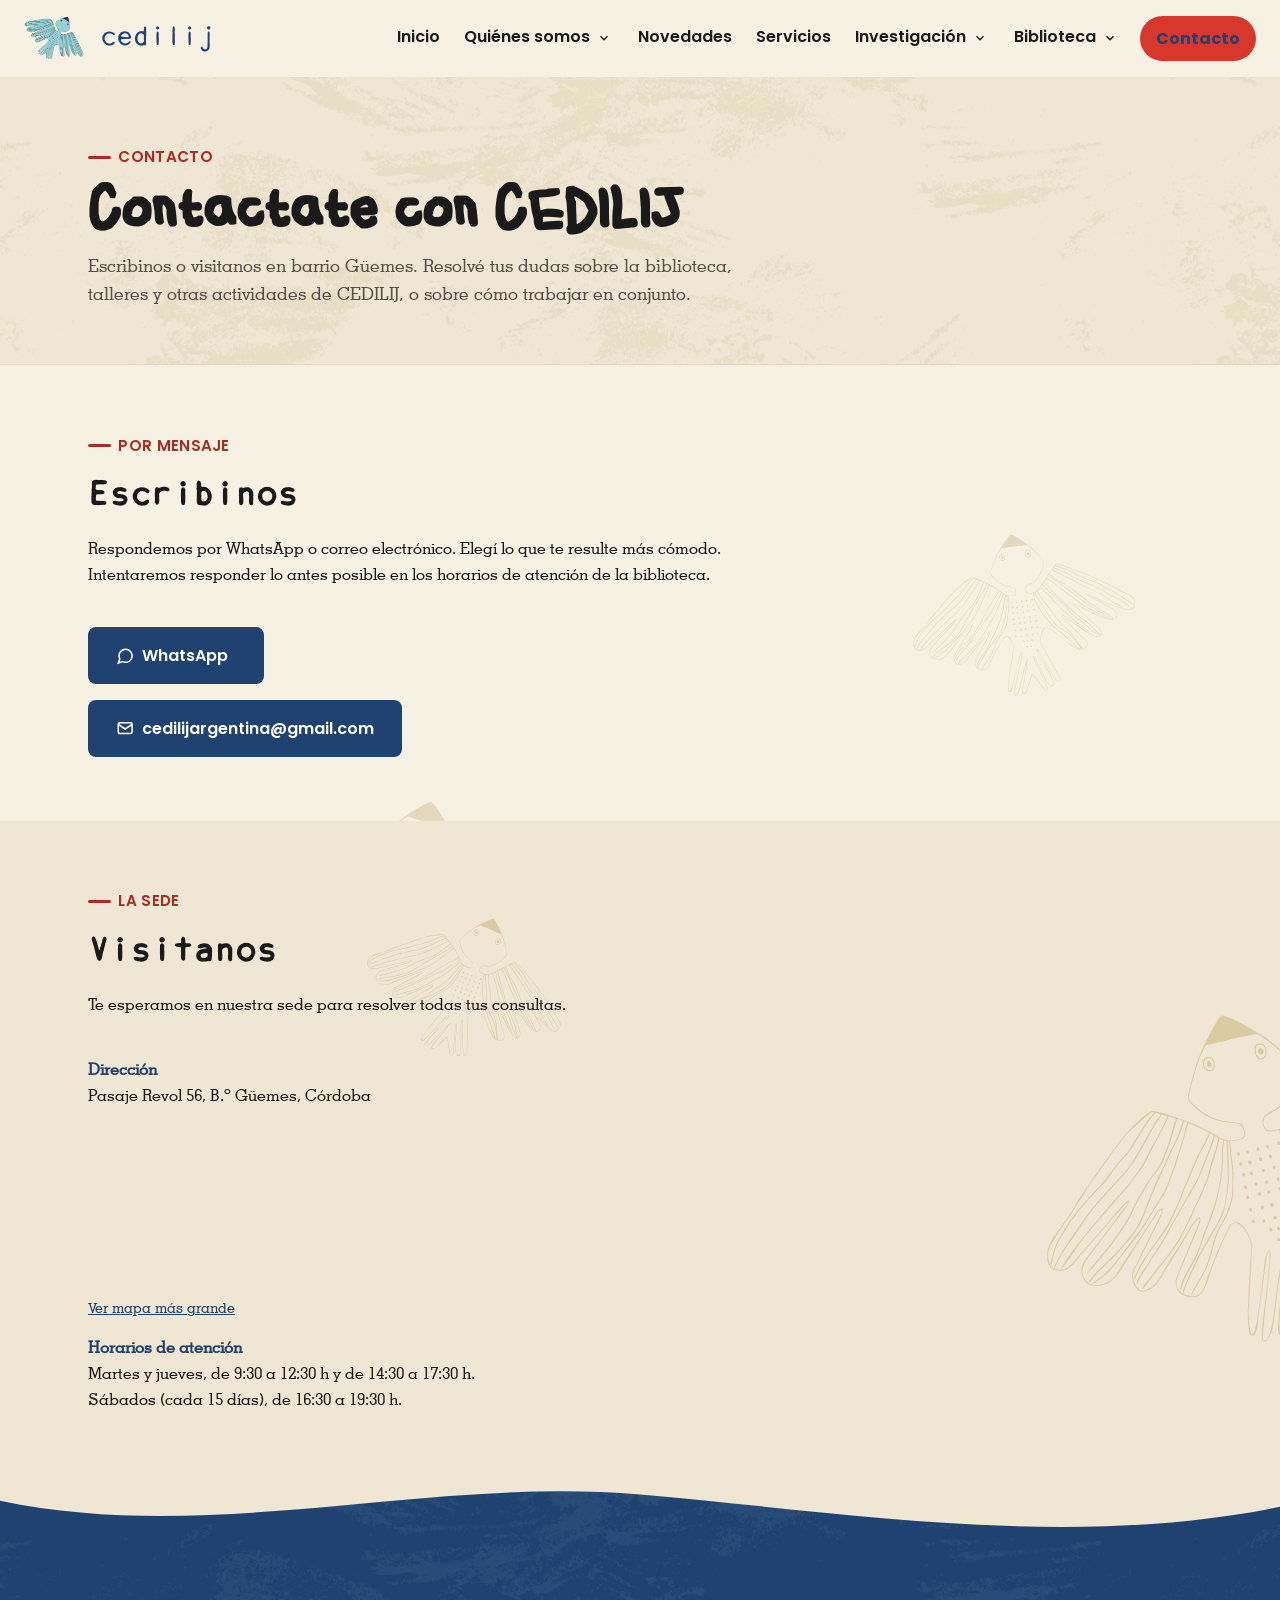
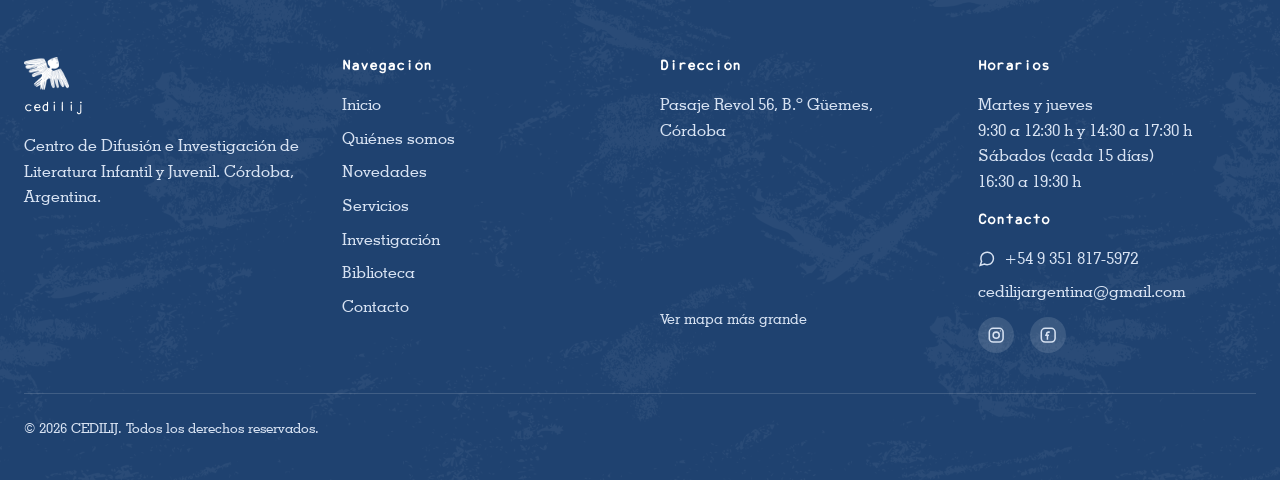
<file: contacto.html>
<!DOCTYPE html>
<html lang="es-AR">
<head>
  <meta charset="UTF-8">
  <meta name="viewport" content="width=device-width, initial-scale=1.0">
  <title>Contacto — CEDILIJ</title>
  <meta name="description" content="Cómo contactarte con CEDILIJ: dirección y mapa de la sede en barrio Güemes, horarios de atención, WhatsApp, mail y redes sociales.">
  <link rel="canonical" href="https://cedilij.com.ar/contacto.html">

  <meta property="og:type" content="website">
  <meta property="og:site_name" content="CEDILIJ">
  <meta property="og:locale" content="es_AR">
  <meta property="og:url" content="https://cedilij.com.ar/contacto.html">
  <meta property="og:title" content="Contacto — CEDILIJ">
  <meta property="og:description" content="Cómo contactarte con CEDILIJ: dirección y mapa de la sede en barrio Güemes, horarios de atención, WhatsApp, mail y redes sociales.">
  <meta property="og:image" content="https://cedilij.com.ar/assets/img/og-image.jpg">
  <meta property="og:image:width" content="1200">
  <meta property="og:image:height" content="630">

  <meta name="twitter:card" content="summary_large_image">
  <meta name="twitter:title" content="Contacto — CEDILIJ">
  <meta name="twitter:description" content="Cómo contactarte con CEDILIJ: dirección y mapa de la sede en barrio Güemes, horarios de atención, WhatsApp, mail y redes sociales.">
  <meta name="twitter:image" content="https://cedilij.com.ar/assets/img/og-image.jpg">
  <link rel="icon" type="image/png" href="assets/img/logo-cedilij-favicon.png">
  <link rel="preconnect" href="https://fonts.googleapis.com">
  <link rel="preconnect" href="https://fonts.gstatic.com" crossorigin>
  <link href="https://fonts.googleapis.com/css2?family=Baloo+2:wght@600;700;800&family=Poppins:wght@500;600;700;800&family=Inter:wght@400;500;600;700&display=swap" rel="stylesheet">
  <link rel="stylesheet" href="assets/css/styles.css">
</head>
<body>
  <a class="skip-link" href="#contenido">Saltar al contenido principal</a>

  <header class="site-header">
    <div class="nav-bar">
      <a class="brand" href="index.html">
        <img src="assets/img/logo-cedilij.png" alt="" width="55" height="40">
        <span class="brand-text">
          <strong>cedilij</strong>
        </span>
      </a>
      <button class="nav-toggle" type="button" aria-expanded="false" aria-controls="nav-menu" aria-label="Abrir menú de navegación">
        <svg viewBox="0 0 24 24" fill="none" stroke="currentColor" stroke-width="2" aria-hidden="true">
          <path d="M3 6h18M3 12h18M3 18h18"/>
        </svg>
      </button>
      <nav class="nav-menu" id="nav-menu" aria-label="Principal">
        <a href="index.html">Inicio</a>
        <div class="nav-dropdown">
          <a href="quienes-somos.html" class="nav-dropdown-link">Quiénes somos</a>
          <button type="button" class="nav-dropdown-toggle" aria-expanded="false" aria-controls="nav-submenu-quienes-somos" aria-label="Mostrar submenú de Quiénes somos">
            <svg width="14" height="14" viewBox="0 0 24 24" fill="none" stroke="currentColor" stroke-width="2.5" aria-hidden="true"><path d="M6 9l6 6 6-6"/></svg>
          </button>
          <ul class="nav-submenu" id="nav-submenu-quienes-somos">
            <li><a href="quienes-somos.html">Nuestra historia</a></li>
            <li><a href="equipo.html">Equipo CEDILIJ</a></li>
            <li><a href="distinciones.html">Distinciones</a></li>
          </ul>
        </div>
        <a href="novedades.html">Novedades</a>
        <a href="servicios.html">Servicios</a>
        <div class="nav-dropdown">
          <a href="investigacion.html" class="nav-dropdown-link">Investigación</a>
          <button type="button" class="nav-dropdown-toggle" aria-expanded="false" aria-controls="nav-submenu-investigacion" aria-label="Mostrar submenú de Investigación">
            <svg width="14" height="14" viewBox="0 0 24 24" fill="none" stroke="currentColor" stroke-width="2.5" aria-hidden="true"><path d="M6 9l6 6 6-6"/></svg>
          </button>
          <ul class="nav-submenu" id="nav-submenu-investigacion">
            <li><a href="investigacion.html">Revista Piedra Libre</a></li>
            <li><a href="publicaciones-especiales.html">Publicaciones especiales</a></li>
            <li><a href="articulos-academicos.html">Artículos académicos</a></li>
          </ul>
        </div>
        <div class="nav-dropdown">
          <a href="biblioteca.html" class="nav-dropdown-link">Biblioteca</a>
          <button type="button" class="nav-dropdown-toggle" aria-expanded="false" aria-controls="nav-submenu-biblioteca" aria-label="Mostrar submenú de Biblioteca">
            <svg width="14" height="14" viewBox="0 0 24 24" fill="none" stroke="currentColor" stroke-width="2.5" aria-hidden="true"><path d="M6 9l6 6 6-6"/></svg>
          </button>
          <ul class="nav-submenu" id="nav-submenu-biblioteca">
            <li><a href="biblioteca.html#servicios-bibliotecarios">Servicios bibliotecarios</a></li>
            <li><a href="biblioteca.html#asociate">Asociate</a></li>
            <li><a href="https://cedilij.puntobiblio.com/" target="_blank" rel="noopener noreferrer" class="nav-submenu-external">Catálogo<svg width="12" height="12" viewBox="0 0 24 24" fill="none" stroke="currentColor" stroke-width="2.5" aria-hidden="true"><path d="M18 13v6a2 2 0 0 1-2 2H5a2 2 0 0 1-2-2V8a2 2 0 0 1 2-2h6"/><path d="M15 3h6v6"/><path d="M10 14 21 3"/></svg><span class="visually-hidden"> (se abre en una pestaña nueva)</span></a></li>
          </ul>
        </div>
        <a href="contacto.html" class="nav-catalog-btn" aria-current="page">Contacto</a>
      </nav>
    </div>
  </header>

  <main id="contenido">
    <section class="page-hero">
      <div class="container">
        <span class="eyebrow">Contacto</span>
        <h1>Contactate con CEDILIJ</h1>
        <p>Escribinos o visitanos en barrio Güemes. Resolvé tus dudas sobre la biblioteca, talleres y otras actividades de CEDILIJ, o sobre cómo trabajar en conjunto.</p>
      </div>
    </section>

    <section data-animate>
      <div class="container">
        <div class="section-head" data-animate>
          <span class="eyebrow">Por mensaje</span>
          <h2>Escribinos</h2>
          <p>Respondemos por WhatsApp o correo electrónico. Elegí lo que te resulte más cómodo. Intentaremos responder lo antes posible en los horarios de atención de la biblioteca.</p>
        </div>
        <div class="contact-methods">
          <a class="btn btn-primary" href="https://wa.me/5493518175972" target="_blank" rel="noopener noreferrer">
            <svg viewBox="0 0 24 24" fill="none" stroke="currentColor" stroke-width="2" aria-hidden="true"><path d="M21 11.5a8.38 8.38 0 0 1-.9 3.8 8.5 8.5 0 0 1-7.6 4.7 8.38 8.38 0 0 1-3.8-.9L3 21l1.9-5.7a8.38 8.38 0 0 1-.9-3.8 8.5 8.5 0 0 1 4.7-7.6 8.38 8.38 0 0 1 3.8-.9h.5a8.48 8.48 0 0 1 8 8v.5z"/></svg>
            WhatsApp<span class="visually-hidden"> (se abre en una pestaña nueva)</span>
          </a>
          <a class="btn btn-primary" href="mailto:cedilijargentina@gmail.com">
            <svg viewBox="0 0 24 24" fill="none" stroke="currentColor" stroke-width="2" aria-hidden="true"><rect x="3" y="5" width="18" height="14" rx="2"/><path d="m3 7 9 6 9-6"/></svg>
            cedilijargentina@gmail.com
          </a>
        </div>
      </div>
    </section>

    <section class="section-alt" data-animate>
      <div class="container">
        <div class="section-head" data-animate>
          <span class="eyebrow">La sede</span>
          <h2>Visitanos</h2>
          <p>Te esperamos en nuestra sede para resolver todas tus consultas.</p>
        </div>
        <ul class="info-list info-list--stacked">
          <li data-animate>
            <div>
              <strong>Dirección</strong>
              <span>Pasaje Revol 56, B.º Güemes, Córdoba</span>
            </div>
            <div class="footer-map">
              <iframe class="footer-map-embed" src="https://maps.google.com/maps?q=Cedilij,+Pasaje+Revol+56,+C%C3%B3rdoba&z=17&output=embed" title="Mapa: CEDILIJ, Pasaje Revol 56, Barrio Güemes, Córdoba" loading="lazy"></iframe>
            </div>
            <a class="footer-map-link" href="https://maps.app.goo.gl/PSmqAt9gFaP3ftS48" target="_blank" rel="noopener noreferrer">Ver mapa más grande<span class="visually-hidden"> (se abre en una pestaña nueva)</span></a>
          </li>
          <li data-animate>
            <div>
              <strong>Horarios de atención</strong>
              <span>Martes y jueves, de 9:30 a 12:30 h y de 14:30 a 17:30 h. <br>Sábados (cada 15 días), de 16:30 a 19:30 h.</span>
            </div>
          </li>
        </ul>
      </div>
    </section>
  </main>

  <footer class="site-footer">
    <div class="container">
      <div class="footer-grid">
        <div>
          <img class="footer-brand-bird" src="assets/img/logo-cedilij-white-cutout.png" alt="" width="45" height="33">
          <h2 class="footer-brand-name">cedilij</h2>
          <p>Centro de Difusión e Investigación de Literatura Infantil y Juvenil. Córdoba, Argentina.</p>
        </div>
        <div>
          <h3>Navegación</h3>
          <ul>
            <li><a href="index.html">Inicio</a></li>
            <li><a href="quienes-somos.html">Quiénes somos</a></li>
            <li><a href="novedades.html">Novedades</a></li>
            <li><a href="servicios.html">Servicios</a></li>
            <li><a href="investigacion.html">Investigación</a></li>
            <li><a href="biblioteca.html">Biblioteca</a></li>
            <li><a href="contacto.html" aria-current="page">Contacto</a></li>
          </ul>
        </div>
        <div>
          <h3>Dirección</h3>
          <p>Pasaje Revol 56, B.º Güemes, Córdoba</p>
          <div class="footer-map">
            <iframe class="footer-map-embed" src="https://maps.google.com/maps?q=Cedilij,+Pasaje+Revol+56,+C%C3%B3rdoba&z=17&output=embed" title="Mapa: CEDILIJ, Pasaje Revol 56, Barrio Güemes, Córdoba" loading="lazy"></iframe>
          </div>
          <a class="footer-map-link" href="https://maps.app.goo.gl/PSmqAt9gFaP3ftS48" target="_blank" rel="noopener noreferrer">Ver mapa más grande<span class="visually-hidden"> (se abre en una pestaña nueva)</span></a>
        </div>
        <div>
          <h3>Horarios</h3>
          <p>Martes y jueves<br>9:30 a 12:30 h y 14:30 a 17:30 h<br>Sábados (cada 15 días)<br>16:30 a 19:30 h</p>
          <h3>Contacto</h3>
          <ul>
            <li class="footer-contact-whatsapp">
              <svg viewBox="0 0 24 24" fill="none" stroke="currentColor" stroke-width="2" aria-hidden="true"><path d="M21 11.5a8.38 8.38 0 0 1-.9 3.8 8.5 8.5 0 0 1-7.6 4.7 8.38 8.38 0 0 1-3.8-.9L3 21l1.9-5.7a8.38 8.38 0 0 1-.9-3.8 8.5 8.5 0 0 1 4.7-7.6 8.38 8.38 0 0 1 3.8-.9h.5a8.48 8.48 0 0 1 8 8v.5z"/></svg>
              <a href="https://wa.me/5493518175972" target="_blank" rel="noopener noreferrer">+54 9 351 817-5972<span class="visually-hidden"> por WhatsApp (se abre en una pestaña nueva)</span></a>
            </li>
            <li><a href="mailto:cedilijargentina@gmail.com">cedilijargentina@gmail.com</a></li>
            <li class="footer-social">
              <a href="https://www.instagram.com/cedilij/" target="_blank" rel="noopener noreferrer" aria-label="Instagram (se abre en una pestaña nueva)">
                <svg viewBox="0 0 24 24" fill="none" stroke="currentColor" stroke-width="2" aria-hidden="true"><rect x="3" y="3" width="18" height="18" rx="5"/><circle cx="12" cy="12" r="4"/><circle cx="17.5" cy="6.5" r="0.8" fill="currentColor" stroke="none"/></svg>
              </a>
              <a href="https://www.facebook.com/cedilij/" target="_blank" rel="noopener noreferrer" aria-label="Facebook (se abre en una pestaña nueva)">
                <svg viewBox="0 0 24 24" fill="none" stroke="currentColor" stroke-width="2" aria-hidden="true"><rect x="3" y="3" width="18" height="18" rx="5"/><path d="M14 8h-1.5A2.5 2.5 0 0 0 10 10.5V12M8 12h5M11 12v6"/></svg>
              </a>
            </li>
          </ul>
        </div>
      </div>
      <div class="footer-bottom">
        <p>© <span data-year></span> CEDILIJ. Todos los derechos reservados.</p>
      </div>
    </div>
  </footer>

  <script src="assets/js/main.js"></script>
</body>
</html>
</file>
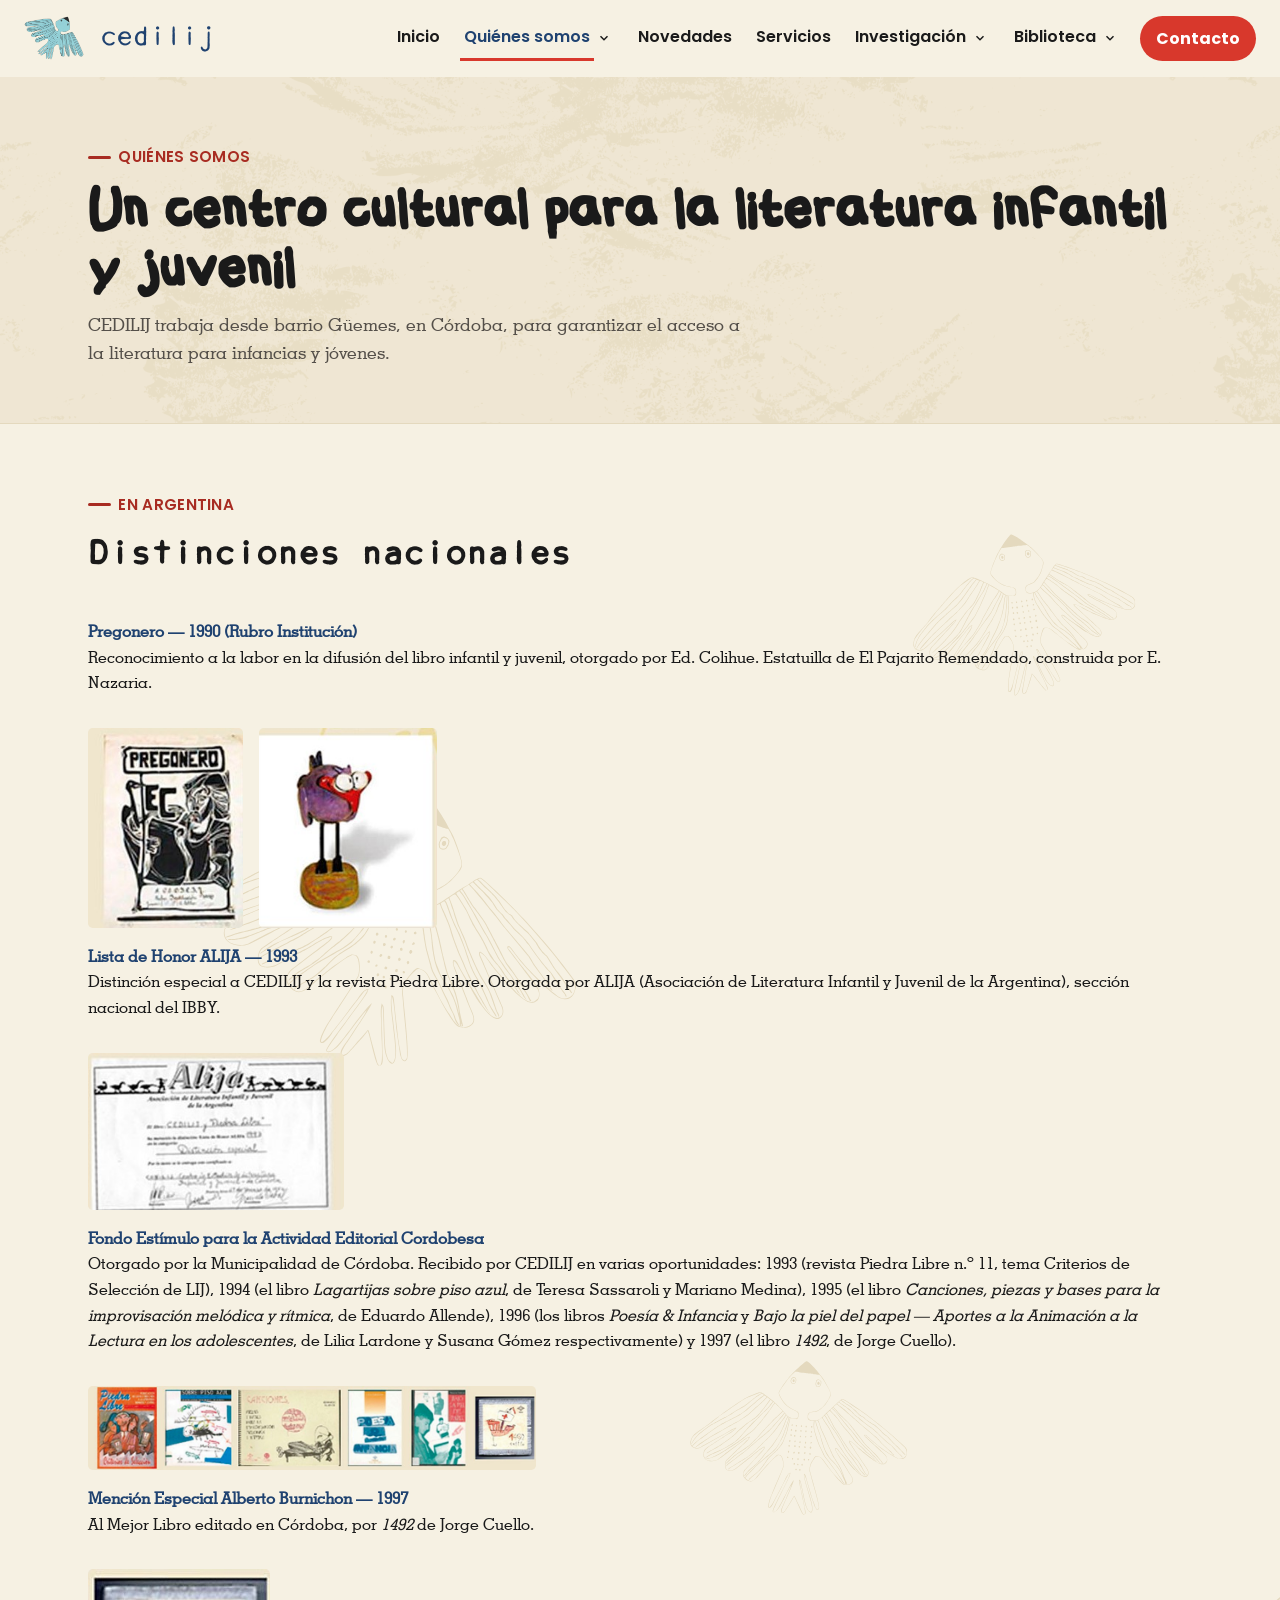
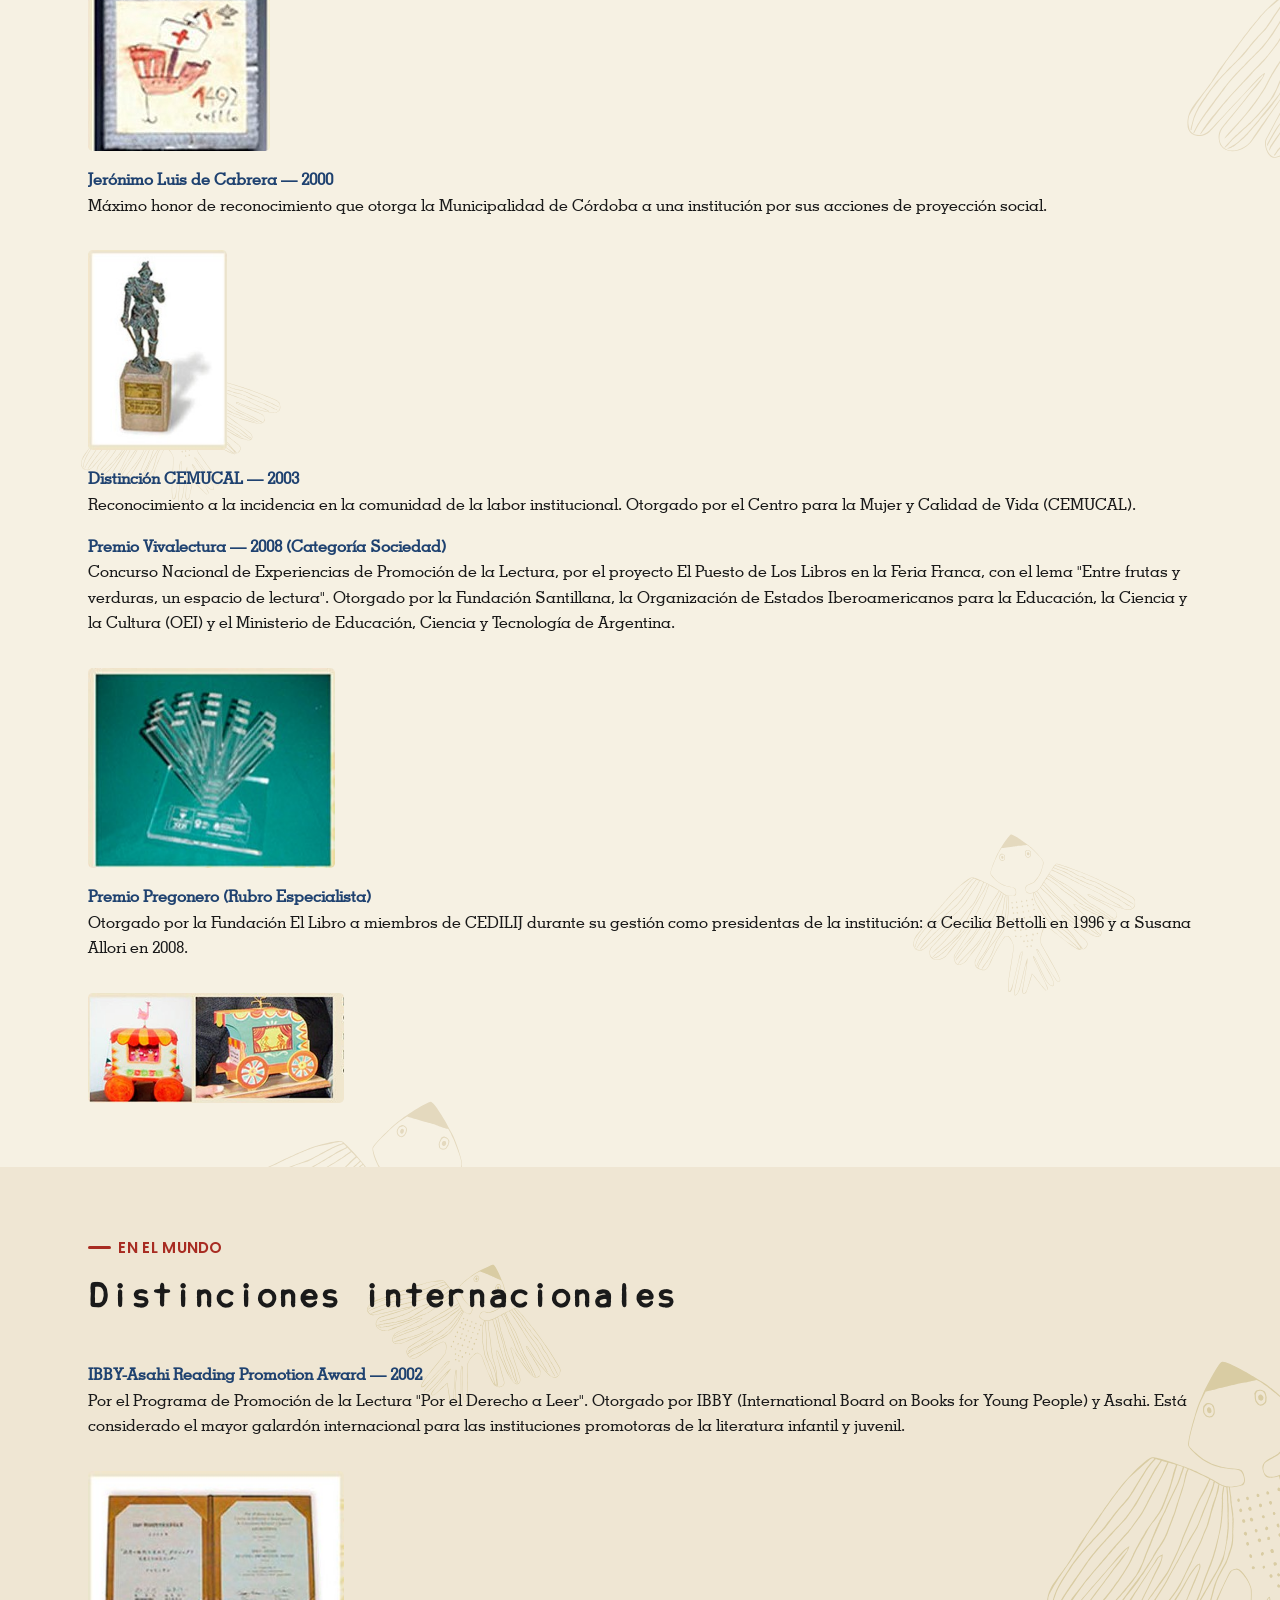
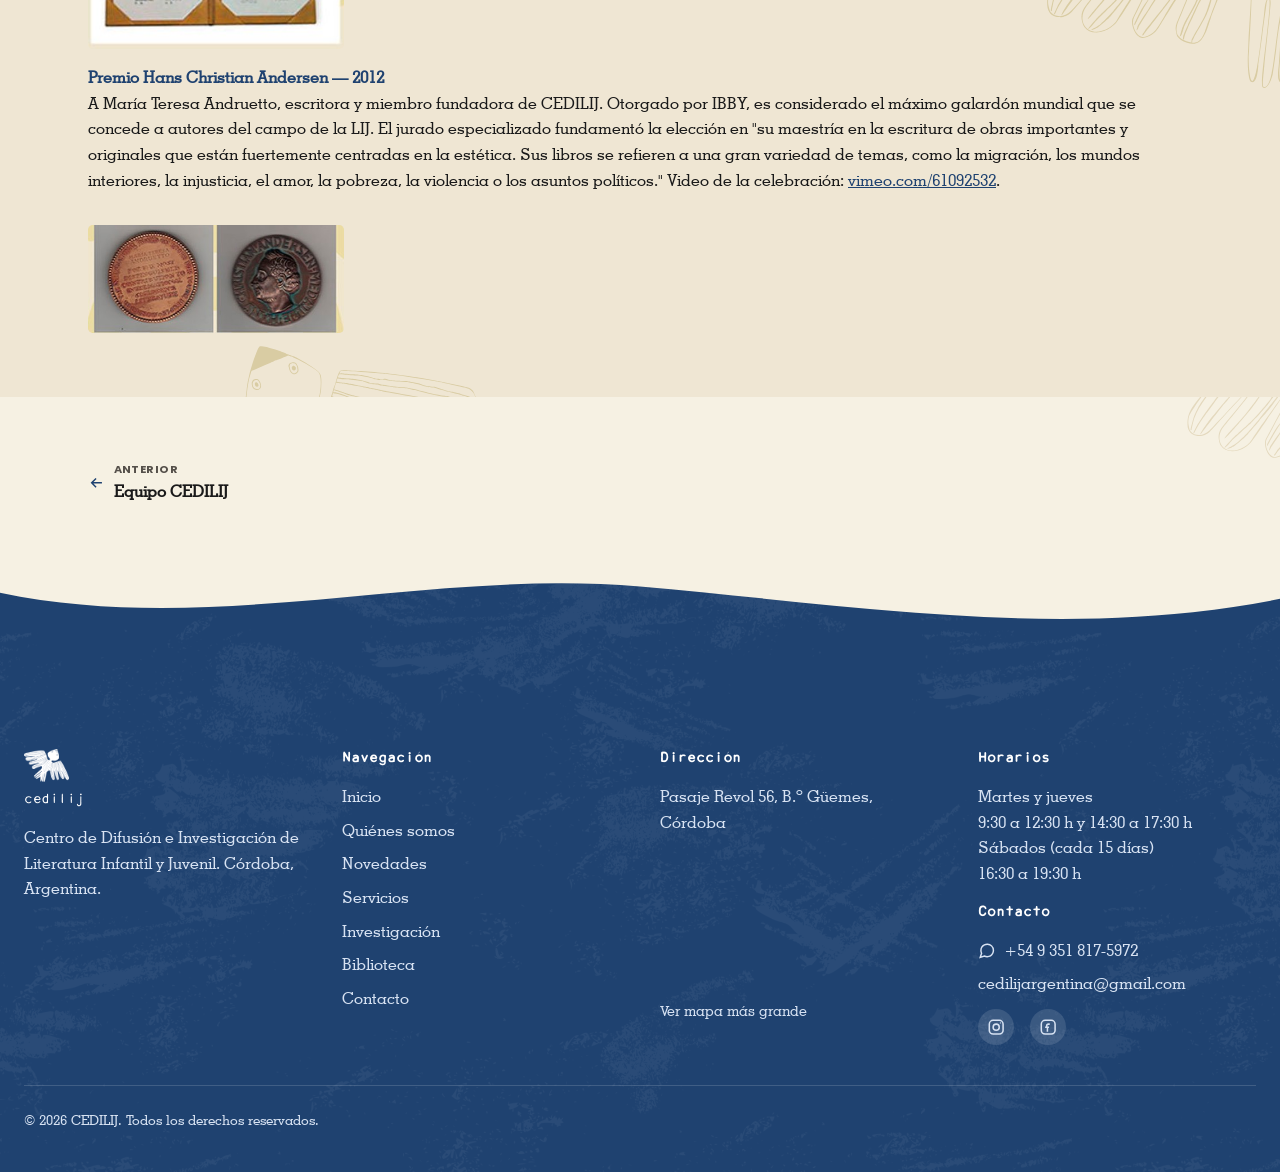
<file: distinciones.html>
<!DOCTYPE html>
<html lang="es-AR">
<head>
  <meta charset="UTF-8">
  <meta name="viewport" content="width=device-width, initial-scale=1.0">
  <title>Distinciones — CEDILIJ</title>
  <meta name="description" content="Distinciones nacionales e internacionales recibidas por CEDILIJ y sus miembros: Pregonero, Vivalectura, Jerónimo Luis de Cabrera, IBBY-Asahi y Premio Hans Christian Andersen.">
  <link rel="canonical" href="https://cedilij.com.ar/distinciones.html">

  <meta property="og:type" content="website">
  <meta property="og:site_name" content="CEDILIJ">
  <meta property="og:locale" content="es_AR">
  <meta property="og:url" content="https://cedilij.com.ar/distinciones.html">
  <meta property="og:title" content="Distinciones — CEDILIJ">
  <meta property="og:description" content="Distinciones nacionales e internacionales recibidas por CEDILIJ y sus miembros: Pregonero, Vivalectura, Jerónimo Luis de Cabrera, IBBY-Asahi y Premio Hans Christian Andersen.">
  <meta property="og:image" content="https://cedilij.com.ar/assets/img/og-image.jpg">
  <meta property="og:image:width" content="1200">
  <meta property="og:image:height" content="630">

  <meta name="twitter:card" content="summary_large_image">
  <meta name="twitter:title" content="Distinciones — CEDILIJ">
  <meta name="twitter:description" content="Distinciones nacionales e internacionales recibidas por CEDILIJ y sus miembros: Pregonero, Vivalectura, Jerónimo Luis de Cabrera, IBBY-Asahi y Premio Hans Christian Andersen.">
  <meta name="twitter:image" content="https://cedilij.com.ar/assets/img/og-image.jpg">
  <link rel="icon" type="image/png" href="assets/img/logo-cedilij-favicon.png">
  <link rel="preconnect" href="https://fonts.googleapis.com">
  <link rel="preconnect" href="https://fonts.gstatic.com" crossorigin>
  <link href="https://fonts.googleapis.com/css2?family=Baloo+2:wght@600;700;800&family=Poppins:wght@500;600;700;800&family=Inter:wght@400;500;600;700&display=swap" rel="stylesheet">
  <link rel="stylesheet" href="assets/css/styles.css">
</head>
<body>
  <a class="skip-link" href="#contenido">Saltar al contenido principal</a>

  <header class="site-header">
    <div class="nav-bar">
      <a class="brand" href="index.html">
        <img src="assets/img/logo-cedilij.png" alt="" width="55" height="40">
        <span class="brand-text">
          <strong>cedilij</strong>
        </span>
      </a>
      <button class="nav-toggle" type="button" aria-expanded="false" aria-controls="nav-menu" aria-label="Abrir menú de navegación">
        <svg viewBox="0 0 24 24" fill="none" stroke="currentColor" stroke-width="2" aria-hidden="true">
          <path d="M3 6h18M3 12h18M3 18h18"/>
        </svg>
      </button>
      <nav class="nav-menu" id="nav-menu" aria-label="Principal">
        <a href="index.html">Inicio</a>
        <div class="nav-dropdown is-active">
          <a href="quienes-somos.html" class="nav-dropdown-link">Quiénes somos</a>
          <button type="button" class="nav-dropdown-toggle" aria-expanded="false" aria-controls="nav-submenu-quienes-somos" aria-label="Mostrar submenú de Quiénes somos">
            <svg width="14" height="14" viewBox="0 0 24 24" fill="none" stroke="currentColor" stroke-width="2.5" aria-hidden="true"><path d="M6 9l6 6 6-6"/></svg>
          </button>
          <ul class="nav-submenu" id="nav-submenu-quienes-somos">
            <li><a href="quienes-somos.html">Nuestra historia</a></li>
            <li><a href="equipo.html">Equipo CEDILIJ</a></li>
            <li><a href="distinciones.html" aria-current="page">Distinciones</a></li>
          </ul>
        </div>
        <a href="novedades.html">Novedades</a>
        <a href="servicios.html">Servicios</a>
        <div class="nav-dropdown">
          <a href="investigacion.html" class="nav-dropdown-link">Investigación</a>
          <button type="button" class="nav-dropdown-toggle" aria-expanded="false" aria-controls="nav-submenu-investigacion" aria-label="Mostrar submenú de Investigación">
            <svg width="14" height="14" viewBox="0 0 24 24" fill="none" stroke="currentColor" stroke-width="2.5" aria-hidden="true"><path d="M6 9l6 6 6-6"/></svg>
          </button>
          <ul class="nav-submenu" id="nav-submenu-investigacion">
            <li><a href="investigacion.html">Revista Piedra Libre</a></li>
            <li><a href="publicaciones-especiales.html">Publicaciones especiales</a></li>
            <li><a href="articulos-academicos.html">Artículos académicos</a></li>
          </ul>
        </div>
        <div class="nav-dropdown">
          <a href="biblioteca.html" class="nav-dropdown-link">Biblioteca</a>
          <button type="button" class="nav-dropdown-toggle" aria-expanded="false" aria-controls="nav-submenu-biblioteca" aria-label="Mostrar submenú de Biblioteca">
            <svg width="14" height="14" viewBox="0 0 24 24" fill="none" stroke="currentColor" stroke-width="2.5" aria-hidden="true"><path d="M6 9l6 6 6-6"/></svg>
          </button>
          <ul class="nav-submenu" id="nav-submenu-biblioteca">
            <li><a href="biblioteca.html#servicios-bibliotecarios">Servicios bibliotecarios</a></li>
            <li><a href="biblioteca.html#asociate">Asociate</a></li>
            <li><a href="https://cedilij.puntobiblio.com/" target="_blank" rel="noopener noreferrer" class="nav-submenu-external">Catálogo<svg width="12" height="12" viewBox="0 0 24 24" fill="none" stroke="currentColor" stroke-width="2.5" aria-hidden="true"><path d="M18 13v6a2 2 0 0 1-2 2H5a2 2 0 0 1-2-2V8a2 2 0 0 1 2-2h6"/><path d="M15 3h6v6"/><path d="M10 14 21 3"/></svg><span class="visually-hidden"> (se abre en una pestaña nueva)</span></a></li>
          </ul>
        </div>
        <a href="contacto.html" class="nav-catalog-btn">Contacto</a>
      </nav>
    </div>
  </header>

  <main id="contenido">
    <section class="page-hero">
      <div class="container">
        <span class="eyebrow">Quiénes somos</span>
        <h1>Un centro cultural para la literatura infantil y juvenil</h1>
        <p>CEDILIJ trabaja desde barrio Güemes, en Córdoba, para garantizar el acceso a la literatura para infancias y jóvenes.</p>
      </div>
    </section>

    <section data-animate>
      <div class="container">
        <div class="section-head" data-animate>
          <span class="eyebrow">En Argentina</span>
          <h2>Distinciones nacionales</h2>
        </div>
        <ul class="info-list info-list--stacked">
          <li data-animate>
            <div>
              <strong>Pregonero — 1990 (Rubro Institución)</strong>
              <span>Reconocimiento a la labor en la difusión del libro infantil y juvenil, otorgado por Ed. Colihue. Estatuilla de El Pajarito Remendado, construida por E. Nazaria.</span>
            </div>
            <div class="distincion-thumb-row">
              <img class="distincion-thumb" src="assets/img/distincion-pregonero-1990.jpg" alt="Tapa de la revista Pregonero, 1990" width="208" height="268" loading="lazy">
              <img class="distincion-thumb" src="assets/img/distincion-pregonero-1990-pajarito.jpg" alt="Estatuilla de El Pajarito Remendado, construida por E. Nazaria" width="242" height="272" loading="lazy">
            </div>
          </li>
          <li data-animate>
            <div>
              <strong>Lista de Honor ALIJA — 1993</strong>
              <span>Distinción especial a CEDILIJ y la revista Piedra Libre. Otorgada por ALIJA (Asociación de Literatura Infantil y Juvenil de la Argentina), sección nacional del IBBY.</span>
            </div>
            <img class="distincion-thumb" src="assets/img/distincion-alija-1993.jpg" alt="Certificado de la Lista de Honor ALIJA, 1993" width="306" height="188" loading="lazy">
          </li>
          <li data-animate>
            <div>
              <strong>Fondo Estímulo para la Actividad Editorial Cordobesa</strong>
              <span>Otorgado por la Municipalidad de Córdoba. Recibido por CEDILIJ en varias oportunidades: 1993 (revista Piedra Libre n.º 11, tema Criterios de Selección de LIJ), 1994 (el libro <em>Lagartijas sobre piso azul</em>, de Teresa Sassaroli y Mariano Medina), 1995 (el libro <em>Canciones, piezas y bases para la improvisación melódica y rítmica</em>, de Eduardo Allende), 1996 (los libros <em>Poesía & Infancia</em> y <em>Bajo la piel del papel — Aportes a la Animación a la Lectura en los adolescentes</em>, de Lilia Lardone y Susana Gómez respectivamente) y 1997 (el libro <em>1492</em>, de Jorge Cuello).</span>
            </div>
            <img class="distincion-thumb distincion-thumb--wide" src="assets/img/distincion-fondo-estimulo.jpg" alt="Tapas de las publicaciones premiadas por el Fondo Estímulo para la Actividad Editorial Cordobesa" width="1052" height="198" loading="lazy">
          </li>
          <li data-animate>
            <div>
              <strong>Mención Especial Alberto Burnichon — 1997</strong>
              <span>Al Mejor Libro editado en Córdoba, por <em>1492</em> de Jorge Cuello.</span>
            </div>
            <img class="distincion-thumb" src="assets/img/distincion-burnichon-1997.jpg" alt="Tapa del libro 1492, de Jorge Cuello" width="182" height="182" loading="lazy">
          </li>
          <li data-animate>
            <div>
              <strong>Jerónimo Luis de Cabrera — 2000</strong>
              <span>Máximo honor de reconocimiento que otorga la Municipalidad de Córdoba a una institución por sus acciones de proyección social.</span>
            </div>
            <img class="distincion-thumb" src="assets/img/distincion-cabrera-2000.jpg" alt="Estatuilla del premio Jerónimo Luis de Cabrera" width="196" height="282" loading="lazy">
          </li>
          <li data-animate>
            <div>
              <strong>Distinción CEMUCAL — 2003</strong>
              <span>Reconocimiento a la incidencia en la comunidad de la labor institucional. Otorgado por el Centro para la Mujer y Calidad de Vida (CEMUCAL).</span>
            </div>
          </li>
          <li data-animate>
            <div>
              <strong>Premio Vivalectura — 2008 (Categoría Sociedad)</strong>
              <span>Concurso Nacional de Experiencias de Promoción de la Lectura, por el proyecto El Puesto de Los Libros en la Feria Franca, con el lema "Entre frutas y verduras, un espacio de lectura". Otorgado por la Fundación Santillana, la Organización de Estados Iberoamericanos para la Educación, la Ciencia y la Cultura (OEI) y el Ministerio de Educación, Ciencia y Tecnología de Argentina.</span>
            </div>
            <img class="distincion-thumb" src="assets/img/distincion-vivalectura-2008.jpg" alt="Trofeo del Premio Vivalectura 2008" width="282" height="228" loading="lazy">
          </li>
          <li data-animate>
            <div>
              <strong>Premio Pregonero (Rubro Especialista)</strong>
              <span>Otorgado por la Fundación El Libro a miembros de CEDILIJ durante su gestión como presidentas de la institución: a Cecilia Bettolli en 1996 y a Susana Allori en 2008.</span>
            </div>
            <img class="distincion-thumb" src="assets/img/distincion-pregonero-especialista.jpg" alt="Juguetes del Puesto de los Libros entregados como Premio Pregonero, Rubro Especialista" width="468" height="202" loading="lazy">
          </li>
        </ul>
      </div>
    </section>

    <section class="section-alt" data-animate>
      <div class="container">
        <div class="section-head" data-animate>
          <span class="eyebrow">En el mundo</span>
          <h2>Distinciones internacionales</h2>
        </div>
        <ul class="info-list info-list--stacked">
          <li data-animate>
            <div>
              <strong>IBBY-Asahi Reading Promotion Award — 2002</strong>
              <span>Por el Programa de Promoción de la Lectura "Por el Derecho a Leer". Otorgado por IBBY (International Board on Books for Young People) y Asahi. Está considerado el mayor galardón internacional para las instituciones promotoras de la literatura infantil y juvenil.</span>
            </div>
            <img class="distincion-thumb" src="assets/img/distincion-ibby-asahi-2002.jpg" alt="Diploma del IBBY-Asahi Reading Promotion Award, 2002" width="297" height="207" loading="lazy">
          </li>
          <li data-animate>
            <div>
              <strong>Premio Hans Christian Andersen — 2012</strong>
              <span>A María Teresa Andruetto, escritora y miembro fundadora de CEDILIJ. Otorgado por IBBY, es considerado el máximo galardón mundial que se concede a autores del campo de la LIJ. El jurado especializado fundamentó la elección en "su maestría en la escritura de obras importantes y originales que están fuertemente centradas en la estética. Sus libros se refieren a una gran variedad de temas, como la migración, los mundos interiores, la injusticia, el amor, la pobreza, la violencia o los asuntos políticos." Video de la celebración: <a href="https://vimeo.com/61092532" target="_blank" rel="noopener noreferrer">vimeo.com/61092532<span class="visually-hidden"> (se abre en una pestaña nueva)</span></a>.</span>
            </div>
            <img class="distincion-thumb" src="assets/img/distincion-andersen-medalla.jpg" alt="Medalla del Premio Hans Christian Andersen, anverso y reverso" width="457" height="192" loading="lazy">
          </li>
        </ul>
      </div>
    </section>

    <section>
      <div class="container">
        <nav class="subpage-pager" aria-label="Navegación entre subpáginas de Quiénes somos">
          <a class="subpage-pager-link subpage-pager-prev" href="equipo.html">
            <svg width="24" height="24" viewBox="0 0 24 24" fill="none" stroke="currentColor" stroke-width="2" aria-hidden="true"><path d="M19 12H5M11 18l-6-6 6-6"/></svg>
            <span>
              <span class="subpage-pager-eyebrow">Anterior</span>
              <span class="subpage-pager-title">Equipo CEDILIJ</span>
            </span>
          </a>
        </nav>
      </div>
    </section>
  </main>

  <footer class="site-footer">
    <div class="container">
      <div class="footer-grid">
        <div>
          <img class="footer-brand-bird" src="assets/img/logo-cedilij-white-cutout.png" alt="" width="45" height="33">
          <h2 class="footer-brand-name">cedilij</h2>
          <p>Centro de Difusión e Investigación de Literatura Infantil y Juvenil. Córdoba, Argentina.</p>
        </div>
        <div>
          <h3>Navegación</h3>
          <ul>
            <li><a href="index.html">Inicio</a></li>
            <li><a href="quienes-somos.html">Quiénes somos</a></li>
            <li><a href="novedades.html">Novedades</a></li>
            <li><a href="servicios.html">Servicios</a></li>
            <li><a href="investigacion.html">Investigación</a></li>
            <li><a href="biblioteca.html">Biblioteca</a></li>
            <li><a href="contacto.html">Contacto</a></li>
          </ul>
        </div>
        <div>
          <h3>Dirección</h3>
          <p>Pasaje Revol 56, B.º Güemes, Córdoba</p>
          <div class="footer-map">
            <iframe class="footer-map-embed" src="https://maps.google.com/maps?q=Cedilij,+Pasaje+Revol+56,+C%C3%B3rdoba&z=17&output=embed" title="Mapa: CEDILIJ, Pasaje Revol 56, Barrio Güemes, Córdoba" loading="lazy"></iframe>
          </div>
          <a class="footer-map-link" href="https://maps.app.goo.gl/PSmqAt9gFaP3ftS48" target="_blank" rel="noopener noreferrer">Ver mapa más grande<span class="visually-hidden"> (se abre en una pestaña nueva)</span></a>
        </div>
        <div>
          <h3>Horarios</h3>
          <p>Martes y jueves<br>9:30 a 12:30 h y 14:30 a 17:30 h<br>Sábados (cada 15 días)<br>16:30 a 19:30 h</p>
          <h3>Contacto</h3>
          <ul>
            <li class="footer-contact-whatsapp">
              <svg viewBox="0 0 24 24" fill="none" stroke="currentColor" stroke-width="2" aria-hidden="true"><path d="M21 11.5a8.38 8.38 0 0 1-.9 3.8 8.5 8.5 0 0 1-7.6 4.7 8.38 8.38 0 0 1-3.8-.9L3 21l1.9-5.7a8.38 8.38 0 0 1-.9-3.8 8.5 8.5 0 0 1 4.7-7.6 8.38 8.38 0 0 1 3.8-.9h.5a8.48 8.48 0 0 1 8 8v.5z"/></svg>
              <a href="https://wa.me/5493518175972" target="_blank" rel="noopener noreferrer">+54 9 351 817-5972<span class="visually-hidden"> por WhatsApp (se abre en una pestaña nueva)</span></a>
            </li>
            <li><a href="mailto:cedilijargentina@gmail.com">cedilijargentina@gmail.com</a></li>
            <li class="footer-social">
              <a href="https://www.instagram.com/cedilij/" target="_blank" rel="noopener noreferrer" aria-label="Instagram (se abre en una pestaña nueva)">
                <svg viewBox="0 0 24 24" fill="none" stroke="currentColor" stroke-width="2" aria-hidden="true"><rect x="3" y="3" width="18" height="18" rx="5"/><circle cx="12" cy="12" r="4"/><circle cx="17.5" cy="6.5" r="0.8" fill="currentColor" stroke="none"/></svg>
              </a>
              <a href="https://www.facebook.com/cedilij/" target="_blank" rel="noopener noreferrer" aria-label="Facebook (se abre en una pestaña nueva)">
                <svg viewBox="0 0 24 24" fill="none" stroke="currentColor" stroke-width="2" aria-hidden="true"><rect x="3" y="3" width="18" height="18" rx="5"/><path d="M14 8h-1.5A2.5 2.5 0 0 0 10 10.5V12M8 12h5M11 12v6"/></svg>
              </a>
            </li>
          </ul>
        </div>
      </div>
      <div class="footer-bottom">
        <p>© <span data-year></span> CEDILIJ. Todos los derechos reservados.</p>
      </div>
    </div>
  </footer>

  <script src="assets/js/main.js"></script>
</body>
</html>
</file>
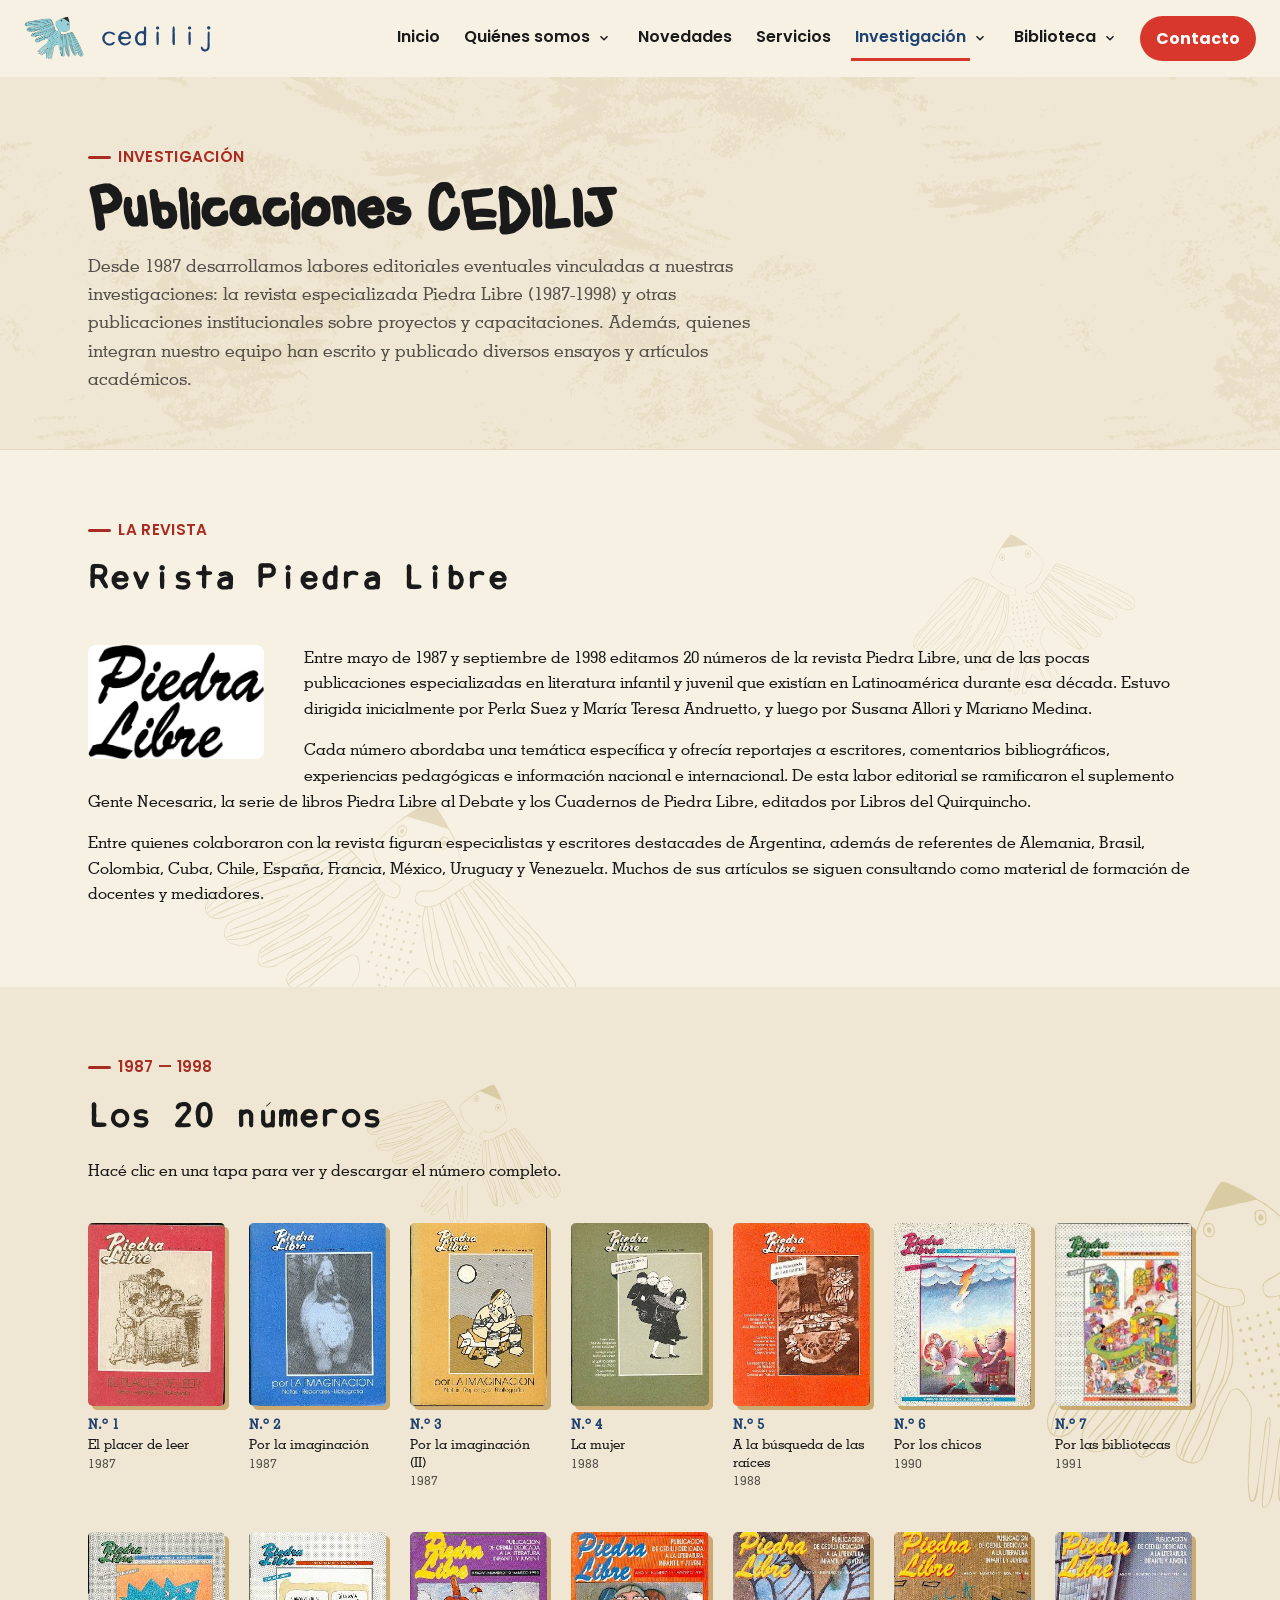
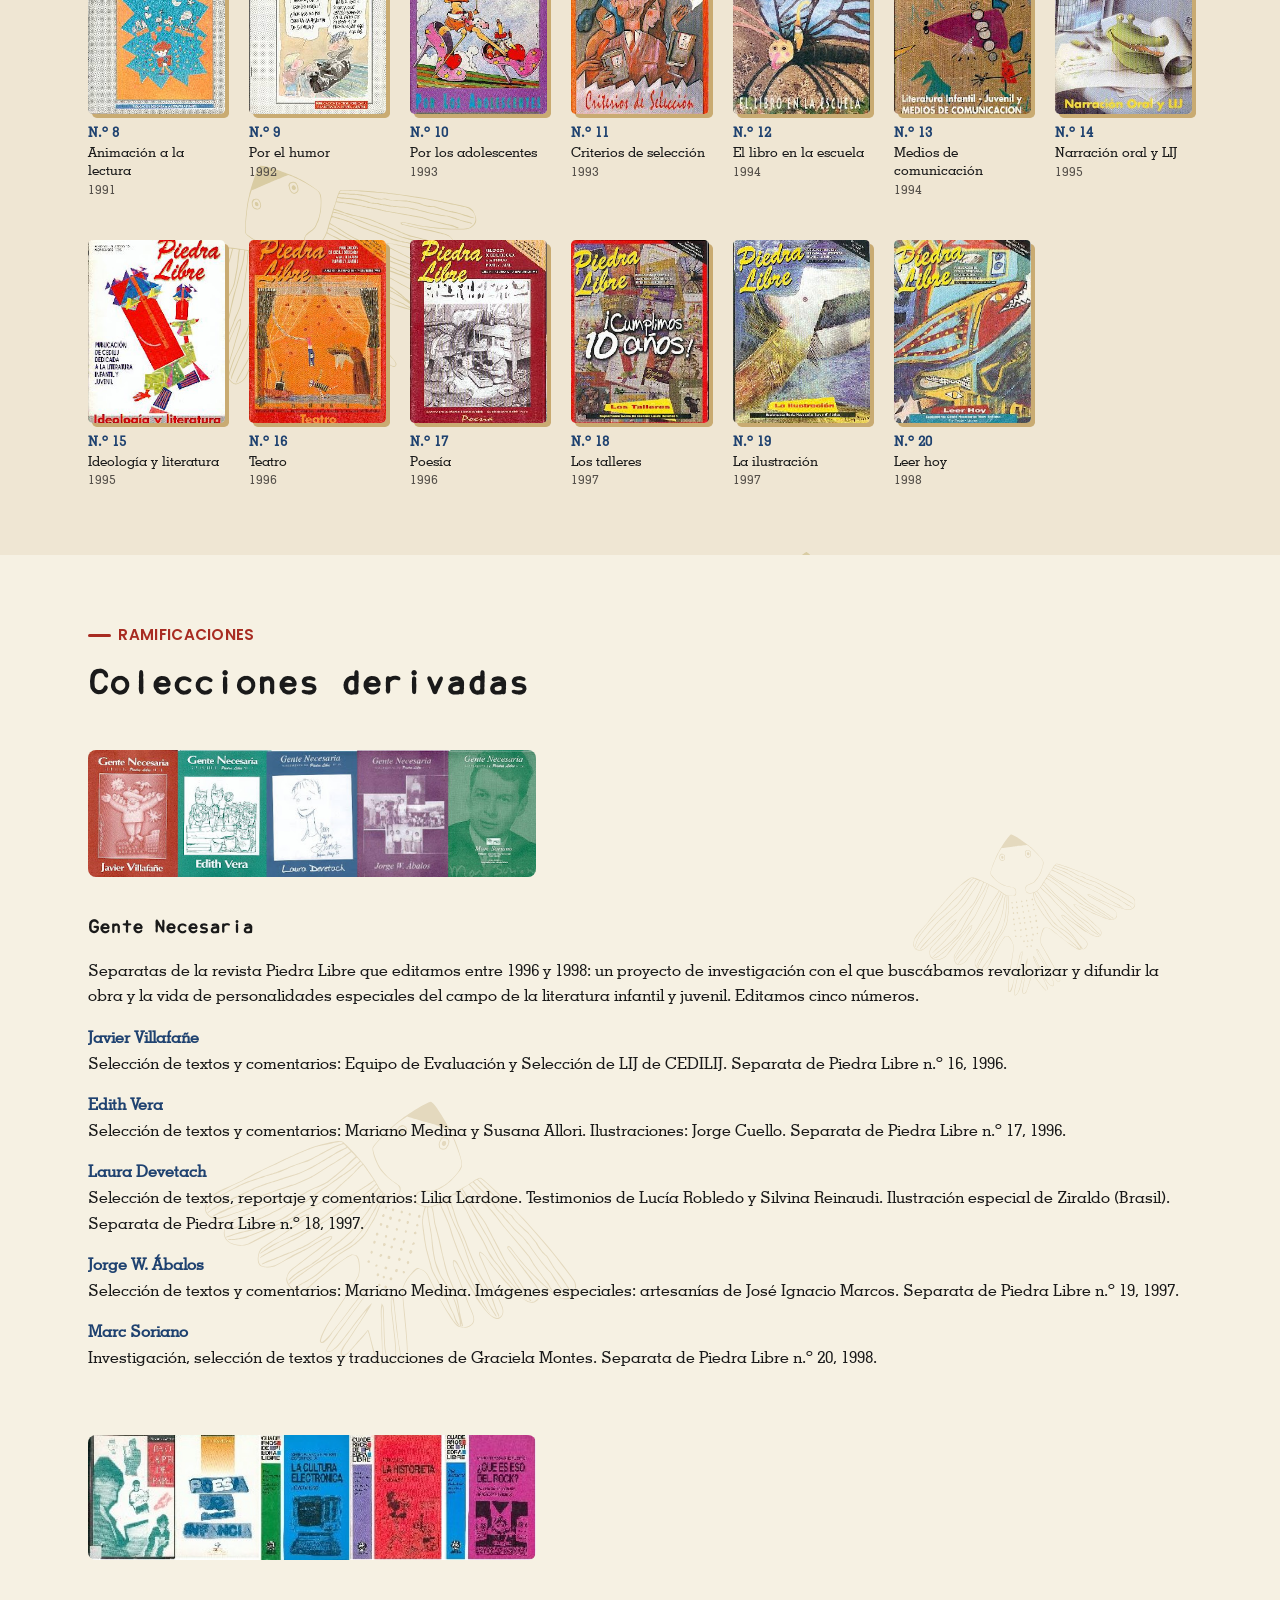
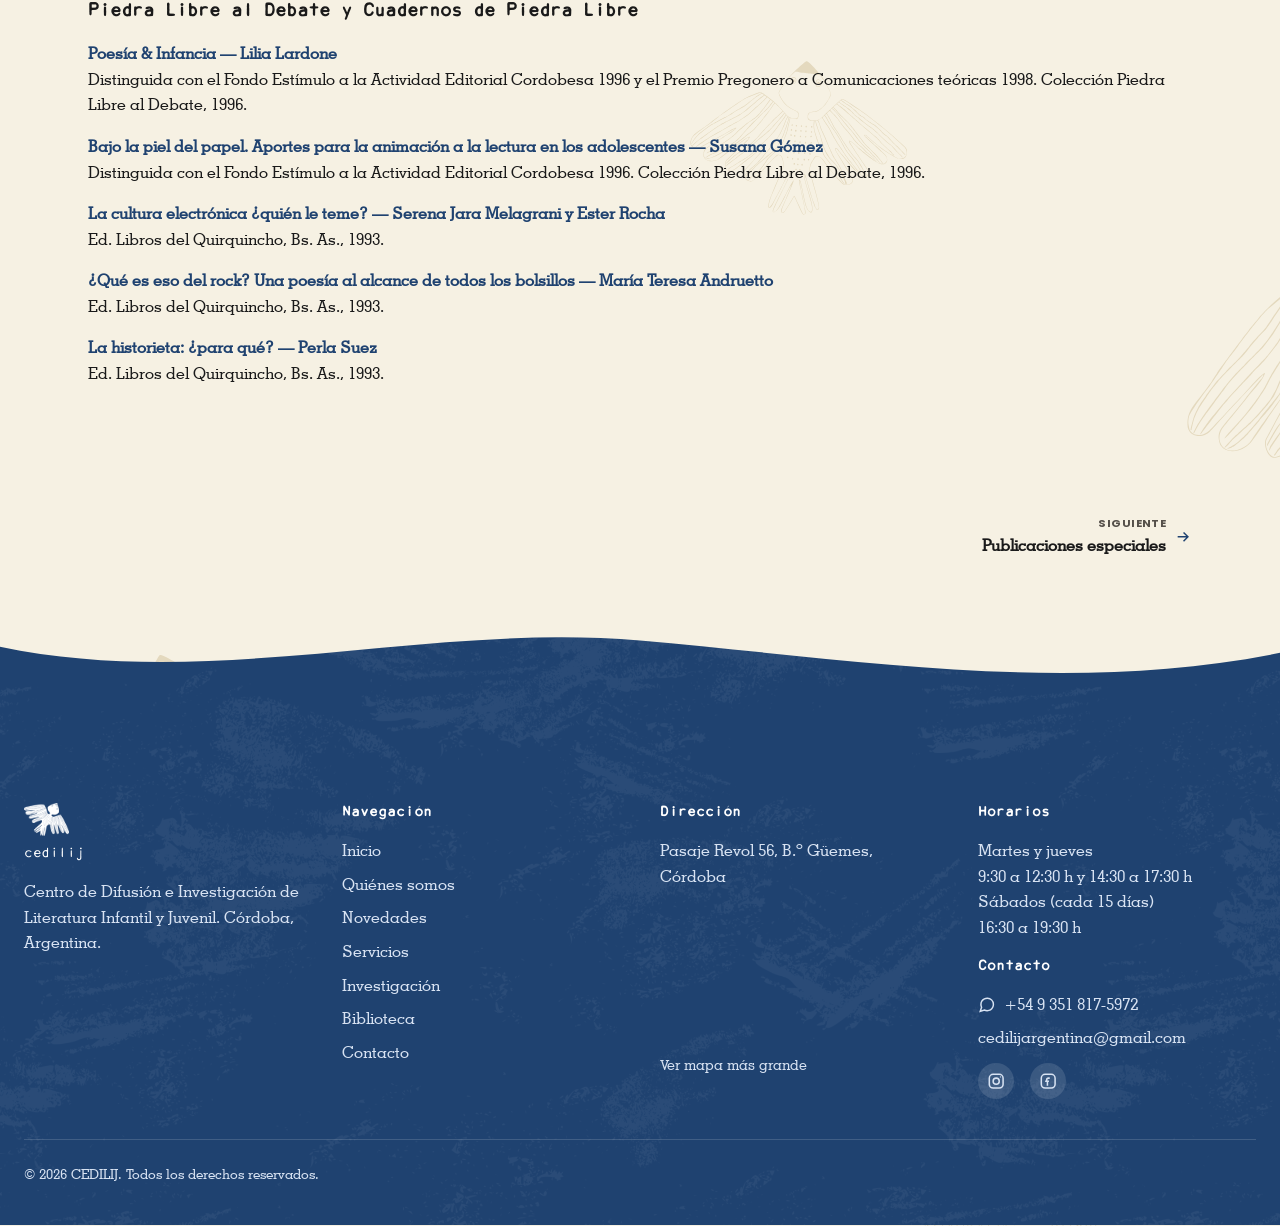
<file: investigacion.html>
<!DOCTYPE html>
<html lang="es-AR">
<head>
  <meta charset="UTF-8">
  <meta name="viewport" content="width=device-width, initial-scale=1.0">
  <title>Revista Piedra Libre — CEDILIJ</title>
  <meta name="description" content="Revista Piedra Libre de CEDILIJ: 20 números editados entre 1987 y 1998, con sus colecciones derivadas Gente Necesaria y Piedra Libre al Debate, disponibles para descargar.">
  <link rel="canonical" href="https://cedilij.com.ar/investigacion.html">

  <meta property="og:type" content="website">
  <meta property="og:site_name" content="CEDILIJ">
  <meta property="og:locale" content="es_AR">
  <meta property="og:url" content="https://cedilij.com.ar/investigacion.html">
  <meta property="og:title" content="Revista Piedra Libre — CEDILIJ">
  <meta property="og:description" content="Revista Piedra Libre de CEDILIJ: 20 números editados entre 1987 y 1998, con sus colecciones derivadas Gente Necesaria y Piedra Libre al Debate, disponibles para descargar.">
  <meta property="og:image" content="https://cedilij.com.ar/assets/img/og-image.jpg">
  <meta property="og:image:width" content="1200">
  <meta property="og:image:height" content="630">

  <meta name="twitter:card" content="summary_large_image">
  <meta name="twitter:title" content="Revista Piedra Libre — CEDILIJ">
  <meta name="twitter:description" content="Revista Piedra Libre de CEDILIJ: 20 números editados entre 1987 y 1998, con sus colecciones derivadas Gente Necesaria y Piedra Libre al Debate, disponibles para descargar.">
  <meta name="twitter:image" content="https://cedilij.com.ar/assets/img/og-image.jpg">
  <link rel="icon" type="image/png" href="assets/img/logo-cedilij-favicon.png">
  <link rel="preconnect" href="https://fonts.googleapis.com">
  <link rel="preconnect" href="https://fonts.gstatic.com" crossorigin>
  <link href="https://fonts.googleapis.com/css2?family=Baloo+2:wght@600;700;800&family=Poppins:wght@500;600;700;800&family=Inter:wght@400;500;600;700&display=swap" rel="stylesheet">
  <link rel="stylesheet" href="assets/css/styles.css">
</head>
<body>
  <a class="skip-link" href="#contenido">Saltar al contenido principal</a>

  <header class="site-header">
    <div class="nav-bar">
      <a class="brand" href="index.html">
        <img src="assets/img/logo-cedilij.png" alt="" width="55" height="40">
        <span class="brand-text">
          <strong>cedilij</strong>
        </span>
      </a>
      <button class="nav-toggle" type="button" aria-expanded="false" aria-controls="nav-menu" aria-label="Abrir menú de navegación">
        <svg viewBox="0 0 24 24" fill="none" stroke="currentColor" stroke-width="2" aria-hidden="true">
          <path d="M3 6h18M3 12h18M3 18h18"/>
        </svg>
      </button>
      <nav class="nav-menu" id="nav-menu" aria-label="Principal">
        <a href="index.html">Inicio</a>
        <div class="nav-dropdown">
          <a href="quienes-somos.html" class="nav-dropdown-link">Quiénes somos</a>
          <button type="button" class="nav-dropdown-toggle" aria-expanded="false" aria-controls="nav-submenu-quienes-somos" aria-label="Mostrar submenú de Quiénes somos">
            <svg width="14" height="14" viewBox="0 0 24 24" fill="none" stroke="currentColor" stroke-width="2.5" aria-hidden="true"><path d="M6 9l6 6 6-6"/></svg>
          </button>
          <ul class="nav-submenu" id="nav-submenu-quienes-somos">
            <li><a href="quienes-somos.html">Nuestra historia</a></li>
            <li><a href="equipo.html">Equipo CEDILIJ</a></li>
            <li><a href="distinciones.html">Distinciones</a></li>
          </ul>
        </div>
        <a href="novedades.html">Novedades</a>
        <a href="servicios.html">Servicios</a>
        <div class="nav-dropdown is-active">
          <a href="investigacion.html" class="nav-dropdown-link">Investigación</a>
          <button type="button" class="nav-dropdown-toggle" aria-expanded="false" aria-controls="nav-submenu-investigacion" aria-label="Mostrar submenú de Investigación">
            <svg width="14" height="14" viewBox="0 0 24 24" fill="none" stroke="currentColor" stroke-width="2.5" aria-hidden="true"><path d="M6 9l6 6 6-6"/></svg>
          </button>
          <ul class="nav-submenu" id="nav-submenu-investigacion">
            <li><a href="investigacion.html" aria-current="page">Revista Piedra Libre</a></li>
            <li><a href="publicaciones-especiales.html">Publicaciones especiales</a></li>
            <li><a href="articulos-academicos.html">Artículos académicos</a></li>
          </ul>
        </div>
        <div class="nav-dropdown">
          <a href="biblioteca.html" class="nav-dropdown-link">Biblioteca</a>
          <button type="button" class="nav-dropdown-toggle" aria-expanded="false" aria-controls="nav-submenu-biblioteca" aria-label="Mostrar submenú de Biblioteca">
            <svg width="14" height="14" viewBox="0 0 24 24" fill="none" stroke="currentColor" stroke-width="2.5" aria-hidden="true"><path d="M6 9l6 6 6-6"/></svg>
          </button>
          <ul class="nav-submenu" id="nav-submenu-biblioteca">
            <li><a href="biblioteca.html#servicios-bibliotecarios">Servicios bibliotecarios</a></li>
            <li><a href="biblioteca.html#asociate">Asociate</a></li>
            <li><a href="https://cedilij.puntobiblio.com/" target="_blank" rel="noopener noreferrer" class="nav-submenu-external">Catálogo<svg width="12" height="12" viewBox="0 0 24 24" fill="none" stroke="currentColor" stroke-width="2.5" aria-hidden="true"><path d="M18 13v6a2 2 0 0 1-2 2H5a2 2 0 0 1-2-2V8a2 2 0 0 1 2-2h6"/><path d="M15 3h6v6"/><path d="M10 14 21 3"/></svg><span class="visually-hidden"> (se abre en una pestaña nueva)</span></a></li>
          </ul>
        </div>
        <a href="contacto.html" class="nav-catalog-btn">Contacto</a>
      </nav>
    </div>
  </header>

  <main id="contenido">
    <section class="page-hero">
      <div class="container">
        <span class="eyebrow">Investigación</span>
        <h1>Publicaciones CEDILIJ</h1>
        <p>Desde 1987 desarrollamos labores editoriales eventuales vinculadas a nuestras investigaciones: la revista especializada Piedra Libre (1987-1998) y otras publicaciones institucionales sobre proyectos y capacitaciones. Además, quienes integran nuestro equipo han escrito y publicado diversos ensayos y artículos académicos.</p>
      </div>
    </section>

    <section data-animate>
      <div class="container clearfix">
        <div class="section-head" data-animate>
          <span class="eyebrow">La revista</span>
          <h2>Revista Piedra Libre</h2>
        </div>
        <img class="about-figure about-figure--float" src="assets/img/piedra-libre-logo.png" alt="Logo de la revista Piedra Libre" loading="lazy">
        <p>Entre mayo de 1987 y septiembre de 1998 editamos 20 números de la revista Piedra Libre, una de las pocas publicaciones especializadas en literatura infantil y juvenil que existían en Latinoamérica durante esa década. Estuvo dirigida inicialmente por Perla Suez y María Teresa Andruetto, y luego por Susana Allori y Mariano Medina.</p>
        <p>Cada número abordaba una temática específica y ofrecía reportajes a escritores, comentarios bibliográficos, experiencias pedagógicas e información nacional e internacional. De esta labor editorial se ramificaron el suplemento Gente Necesaria, la serie de libros Piedra Libre al Debate y los Cuadernos de Piedra Libre, editados por Libros del Quirquincho.</p>
        <p>Entre quienes colaboraron con la revista figuran especialistas y escritores destacades de Argentina, además de referentes de Alemania, Brasil, Colombia, Cuba, Chile, España, Francia, México, Uruguay y Venezuela. Muchos de sus artículos se siguen consultando como material de formación de docentes y mediadores.</p>
      </div>
    </section>

    <section class="section-alt" data-animate>
      <div class="container">
        <div class="section-head" data-animate>
          <span class="eyebrow">1987 — 1998</span>
          <h2>Los 20 números</h2>
          <p>Hacé clic en una tapa para ver y descargar el número completo.</p>
        </div>
        <div class="magazine-grid">
          <a class="magazine-issue" href="https://drive.google.com/file/d/1dUqcip1eSliyLWCnx4bgXUGqJptEzKKb/view?usp=sharing" target="_blank" rel="noopener noreferrer">
            <img class="magazine-issue-cover" src="assets/img/piedra-libre-01.jpg" alt="Tapa de Piedra Libre n.º 1" loading="lazy">
            <span class="magazine-issue-num">N.º 1<span class="visually-hidden"> (se abre en una pestaña nueva)</span></span>
            <span class="magazine-issue-theme">El placer de leer</span>
            <span class="magazine-issue-year">1987</span>
          </a>
          <a class="magazine-issue" href="https://drive.google.com/file/d/1AaGqWO6Zr2QuQOGcI5pJW4FB_gzKdUYw/view?usp=sharing" target="_blank" rel="noopener noreferrer">
            <img class="magazine-issue-cover" src="assets/img/piedra-libre-02.jpg" alt="Tapa de Piedra Libre n.º 2" loading="lazy">
            <span class="magazine-issue-num">N.º 2<span class="visually-hidden"> (se abre en una pestaña nueva)</span></span>
            <span class="magazine-issue-theme">Por la imaginación</span>
            <span class="magazine-issue-year">1987</span>
          </a>
          <a class="magazine-issue" href="https://drive.google.com/file/d/1FK-jFuD6jGeHimtCM4nDd8c4ycynFMyQ/view?usp=sharing" target="_blank" rel="noopener noreferrer">
            <img class="magazine-issue-cover" src="assets/img/piedra-libre-03.jpg" alt="Tapa de Piedra Libre n.º 3" loading="lazy">
            <span class="magazine-issue-num">N.º 3<span class="visually-hidden"> (se abre en una pestaña nueva)</span></span>
            <span class="magazine-issue-theme">Por la imaginación (II)</span>
            <span class="magazine-issue-year">1987</span>
          </a>
          <a class="magazine-issue" href="https://drive.google.com/file/d/14EPJzmXqtrfFH7NcRVgg-sKCvkIK6PPY/view?usp=sharing" target="_blank" rel="noopener noreferrer">
            <img class="magazine-issue-cover" src="assets/img/piedra-libre-04.jpg" alt="Tapa de Piedra Libre n.º 4" loading="lazy">
            <span class="magazine-issue-num">N.º 4<span class="visually-hidden"> (se abre en una pestaña nueva)</span></span>
            <span class="magazine-issue-theme">La mujer</span>
            <span class="magazine-issue-year">1988</span>
          </a>
          <a class="magazine-issue" href="https://drive.google.com/file/d/1XfZLn22HFaTdkDGImdwL3OYNocL4XOpY/view?usp=sharing" target="_blank" rel="noopener noreferrer">
            <img class="magazine-issue-cover" src="assets/img/piedra-libre-05.jpg" alt="Tapa de Piedra Libre n.º 5" loading="lazy">
            <span class="magazine-issue-num">N.º 5<span class="visually-hidden"> (se abre en una pestaña nueva)</span></span>
            <span class="magazine-issue-theme">A la búsqueda de las raíces</span>
            <span class="magazine-issue-year">1988</span>
          </a>
          <a class="magazine-issue" href="https://drive.google.com/file/d/16E8t9yOZVEs71kfUUDJjUApKN94vxMsY/view?usp=sharing" target="_blank" rel="noopener noreferrer">
            <img class="magazine-issue-cover" src="assets/img/piedra-libre-06.jpg" alt="Tapa de Piedra Libre n.º 6" loading="lazy">
            <span class="magazine-issue-num">N.º 6<span class="visually-hidden"> (se abre en una pestaña nueva)</span></span>
            <span class="magazine-issue-theme">Por los chicos</span>
            <span class="magazine-issue-year">1990</span>
          </a>
          <a class="magazine-issue" href="https://drive.google.com/file/d/1RZnKwfQQ2NIY6nttwjS2H9T1SNske7Wd/view?usp=sharing" target="_blank" rel="noopener noreferrer">
            <img class="magazine-issue-cover" src="assets/img/piedra-libre-07.jpg" alt="Tapa de Piedra Libre n.º 7" loading="lazy">
            <span class="magazine-issue-num">N.º 7<span class="visually-hidden"> (se abre en una pestaña nueva)</span></span>
            <span class="magazine-issue-theme">Por las bibliotecas</span>
            <span class="magazine-issue-year">1991</span>
          </a>
          <a class="magazine-issue" href="https://drive.google.com/file/d/1JvjKlswhkW0XxIvYczSRfo12-WF3TmvM/view?usp=sharing" target="_blank" rel="noopener noreferrer">
            <img class="magazine-issue-cover" src="assets/img/piedra-libre-08.jpg" alt="Tapa de Piedra Libre n.º 8" loading="lazy">
            <span class="magazine-issue-num">N.º 8<span class="visually-hidden"> (se abre en una pestaña nueva)</span></span>
            <span class="magazine-issue-theme">Animación a la lectura</span>
            <span class="magazine-issue-year">1991</span>
          </a>
          <a class="magazine-issue" href="https://drive.google.com/file/d/1KPI8ZZi_75RBbzgn7IZTyDyuVzWMwEtf/view?usp=sharing" target="_blank" rel="noopener noreferrer">
            <img class="magazine-issue-cover" src="assets/img/piedra-libre-09.jpg" alt="Tapa de Piedra Libre n.º 9" loading="lazy">
            <span class="magazine-issue-num">N.º 9<span class="visually-hidden"> (se abre en una pestaña nueva)</span></span>
            <span class="magazine-issue-theme">Por el humor</span>
            <span class="magazine-issue-year">1992</span>
          </a>
          <a class="magazine-issue" href="https://drive.google.com/file/d/1BU-IXELRTUl0ShBlnMseihpyy2MlejyJ/view?usp=sharing" target="_blank" rel="noopener noreferrer">
            <img class="magazine-issue-cover" src="assets/img/piedra-libre-10.jpg" alt="Tapa de Piedra Libre n.º 10" loading="lazy">
            <span class="magazine-issue-num">N.º 10<span class="visually-hidden"> (se abre en una pestaña nueva)</span></span>
            <span class="magazine-issue-theme">Por los adolescentes</span>
            <span class="magazine-issue-year">1993</span>
          </a>
          <a class="magazine-issue" href="https://drive.google.com/file/d/1QWLzDHhJlaXV4TIsSxVCouoZlCsK5bf6/view?usp=sharing" target="_blank" rel="noopener noreferrer">
            <img class="magazine-issue-cover" src="assets/img/piedra-libre-11.jpg" alt="Tapa de Piedra Libre n.º 11" loading="lazy">
            <span class="magazine-issue-num">N.º 11<span class="visually-hidden"> (se abre en una pestaña nueva)</span></span>
            <span class="magazine-issue-theme">Criterios de selección</span>
            <span class="magazine-issue-year">1993</span>
          </a>
          <a class="magazine-issue" href="https://drive.google.com/file/d/1UOf3BBBZRhaHRFpdbGHe6neRUIFqrtnp/view?usp=sharing" target="_blank" rel="noopener noreferrer">
            <img class="magazine-issue-cover" src="assets/img/piedra-libre-12.jpg" alt="Tapa de Piedra Libre n.º 12" loading="lazy">
            <span class="magazine-issue-num">N.º 12<span class="visually-hidden"> (se abre en una pestaña nueva)</span></span>
            <span class="magazine-issue-theme">El libro en la escuela</span>
            <span class="magazine-issue-year">1994</span>
          </a>
          <a class="magazine-issue" href="https://drive.google.com/file/d/1Z6_u9KVsAeUf5h6LSKYTwXSJvIuQ-_aw/view?usp=sharing" target="_blank" rel="noopener noreferrer">
            <img class="magazine-issue-cover" src="assets/img/piedra-libre-13.jpg" alt="Tapa de Piedra Libre n.º 13" loading="lazy">
            <span class="magazine-issue-num">N.º 13<span class="visually-hidden"> (se abre en una pestaña nueva)</span></span>
            <span class="magazine-issue-theme">Medios de comunicación</span>
            <span class="magazine-issue-year">1994</span>
          </a>
          <a class="magazine-issue" href="https://drive.google.com/file/d/1b5CsDGORJyXawknmMBuiDSiqTPTzQ0kt/view?usp=sharing" target="_blank" rel="noopener noreferrer">
            <img class="magazine-issue-cover" src="assets/img/piedra-libre-14.jpg" alt="Tapa de Piedra Libre n.º 14" loading="lazy">
            <span class="magazine-issue-num">N.º 14<span class="visually-hidden"> (se abre en una pestaña nueva)</span></span>
            <span class="magazine-issue-theme">Narración oral y LIJ</span>
            <span class="magazine-issue-year">1995</span>
          </a>
          <a class="magazine-issue" href="https://drive.google.com/file/d/1ZNNXD4oi8iMF230ullu1FHPL0RECNgIr/view?usp=sharing" target="_blank" rel="noopener noreferrer">
            <img class="magazine-issue-cover" src="assets/img/piedra-libre-15.jpg" alt="Tapa de Piedra Libre n.º 15" loading="lazy">
            <span class="magazine-issue-num">N.º 15<span class="visually-hidden"> (se abre en una pestaña nueva)</span></span>
            <span class="magazine-issue-theme">Ideología y literatura</span>
            <span class="magazine-issue-year">1995</span>
          </a>
          <a class="magazine-issue" href="https://drive.google.com/file/d/1doFKKwhwdTfGIzuwg-4oacziyZGsL3Ha/view?usp=sharing" target="_blank" rel="noopener noreferrer">
            <img class="magazine-issue-cover" src="assets/img/piedra-libre-16.jpg" alt="Tapa de Piedra Libre n.º 16" loading="lazy">
            <span class="magazine-issue-num">N.º 16<span class="visually-hidden"> (se abre en una pestaña nueva)</span></span>
            <span class="magazine-issue-theme">Teatro</span>
            <span class="magazine-issue-year">1996</span>
          </a>
          <a class="magazine-issue" href="https://drive.google.com/file/d/1ljt5189oDIP94ImsoQhHbW_SOWdWRU1t/view?usp=sharing" target="_blank" rel="noopener noreferrer">
            <img class="magazine-issue-cover" src="assets/img/piedra-libre-17.jpg" alt="Tapa de Piedra Libre n.º 17" loading="lazy">
            <span class="magazine-issue-num">N.º 17<span class="visually-hidden"> (se abre en una pestaña nueva)</span></span>
            <span class="magazine-issue-theme">Poesía</span>
            <span class="magazine-issue-year">1996</span>
          </a>
          <a class="magazine-issue" href="https://drive.google.com/file/d/1NoE1V-Q3IRLOQ38NgFplnp99ex7pf4dm/view?usp=sharing" target="_blank" rel="noopener noreferrer">
            <img class="magazine-issue-cover" src="assets/img/piedra-libre-18.jpg" alt="Tapa de Piedra Libre n.º 18" loading="lazy">
            <span class="magazine-issue-num">N.º 18<span class="visually-hidden"> (se abre en una pestaña nueva)</span></span>
            <span class="magazine-issue-theme">Los talleres</span>
            <span class="magazine-issue-year">1997</span>
          </a>
          <a class="magazine-issue" href="https://drive.google.com/file/d/1Puf3ncqypTNiG5MwVDuuRnI9jUwQmDPx/view?usp=sharing" target="_blank" rel="noopener noreferrer">
            <img class="magazine-issue-cover" src="assets/img/piedra-libre-19.jpg" alt="Tapa de Piedra Libre n.º 19" loading="lazy">
            <span class="magazine-issue-num">N.º 19<span class="visually-hidden"> (se abre en una pestaña nueva)</span></span>
            <span class="magazine-issue-theme">La ilustración</span>
            <span class="magazine-issue-year">1997</span>
          </a>
          <a class="magazine-issue" href="https://drive.google.com/file/d/14gGnGNugO5CTtm3hHkCTJdvph2vPeEA1/view?usp=sharing" target="_blank" rel="noopener noreferrer">
            <img class="magazine-issue-cover" src="assets/img/piedra-libre-20.jpg" alt="Tapa de Piedra Libre n.º 20" loading="lazy">
            <span class="magazine-issue-num">N.º 20<span class="visually-hidden"> (se abre en una pestaña nueva)</span></span>
            <span class="magazine-issue-theme">Leer hoy</span>
            <span class="magazine-issue-year">1998</span>
          </a>
        </div>
      </div>
    </section>

    <section data-animate>
      <div class="container">
        <div class="section-head" data-animate>
          <span class="eyebrow">Ramificaciones</span>
          <h2>Colecciones derivadas</h2>
        </div>
        <img class="about-figure" src="assets/img/coleccion-gente-necesaria.jpg" alt="Tapas de las separatas de la colección Gente Necesaria" loading="lazy">
        <h3>Gente Necesaria</h3>
        <p>Separatas de la revista Piedra Libre que editamos entre 1996 y 1998: un proyecto de investigación con el que buscábamos revalorizar y difundir la obra y la vida de personalidades especiales del campo de la literatura infantil y juvenil. Editamos cinco números.</p>
        <ul class="info-list info-list--stacked">
          <li data-animate>
            <div>
              <strong>Javier Villafañe</strong>
              <span>Selección de textos y comentarios: Equipo de Evaluación y Selección de LIJ de CEDILIJ. Separata de Piedra Libre n.º 16, 1996.</span>
            </div>
          </li>
          <li data-animate>
            <div>
              <strong>Edith Vera</strong>
              <span>Selección de textos y comentarios: Mariano Medina y Susana Allori. Ilustraciones: Jorge Cuello. Separata de Piedra Libre n.º 17, 1996.</span>
            </div>
          </li>
          <li data-animate>
            <div>
              <strong>Laura Devetach</strong>
              <span>Selección de textos, reportaje y comentarios: Lilia Lardone. Testimonios de Lucía Robledo y Silvina Reinaudi. Ilustración especial de Ziraldo (Brasil). Separata de Piedra Libre n.º 18, 1997.</span>
            </div>
          </li>
          <li data-animate>
            <div>
              <strong>Jorge W. Ábalos</strong>
              <span>Selección de textos y comentarios: Mariano Medina. Imágenes especiales: artesanías de José Ignacio Marcos. Separata de Piedra Libre n.º 19, 1997.</span>
            </div>
          </li>
          <li data-animate>
            <div>
              <strong>Marc Soriano</strong>
              <span>Investigación, selección de textos y traducciones de Graciela Montes. Separata de Piedra Libre n.º 20, 1998.</span>
            </div>
          </li>
        </ul>

        <img class="about-figure" src="assets/img/coleccion-piedra-libre-debate.jpg" alt="Tapas de la colección Piedra Libre al Debate y los Cuadernos de Piedra Libre" loading="lazy" style="margin-top:var(--space-6);">
        <h3>Piedra Libre al Debate y Cuadernos de Piedra Libre</h3>
        <ul class="info-list info-list--stacked">
          <li data-animate>
            <div>
              <strong>Poesía &amp; Infancia — Lilia Lardone</strong>
              <span>Distinguida con el Fondo Estímulo a la Actividad Editorial Cordobesa 1996 y el Premio Pregonero a Comunicaciones teóricas 1998. Colección Piedra Libre al Debate, 1996.</span>
            </div>
          </li>
          <li data-animate>
            <div>
              <strong>Bajo la piel del papel. Aportes para la animación a la lectura en los adolescentes — Susana Gómez</strong>
              <span>Distinguida con el Fondo Estímulo a la Actividad Editorial Cordobesa 1996. Colección Piedra Libre al Debate, 1996.</span>
            </div>
          </li>
          <li data-animate>
            <div>
              <strong>La cultura electrónica ¿quién le teme? — Serena Jara Melagrani y Ester Rocha</strong>
              <span>Ed. Libros del Quirquincho, Bs. As., 1993.</span>
            </div>
          </li>
          <li data-animate>
            <div>
              <strong>¿Qué es eso del rock? Una poesía al alcance de todos los bolsillos — María Teresa Andruetto</strong>
              <span>Ed. Libros del Quirquincho, Bs. As., 1993.</span>
            </div>
          </li>
          <li data-animate>
            <div>
              <strong>La historieta: ¿para qué? — Perla Suez</strong>
              <span>Ed. Libros del Quirquincho, Bs. As., 1993.</span>
            </div>
          </li>
        </ul>
      </div>
    </section>

    <section>
      <div class="container">
        <nav class="subpage-pager" aria-label="Navegación entre subpáginas de Investigación">
          <a class="subpage-pager-link subpage-pager-next" href="publicaciones-especiales.html">
            <span>
              <span class="subpage-pager-eyebrow">Siguiente</span>
              <span class="subpage-pager-title">Publicaciones especiales</span>
            </span>
            <svg width="24" height="24" viewBox="0 0 24 24" fill="none" stroke="currentColor" stroke-width="2" aria-hidden="true"><path d="M5 12h14M13 6l6 6-6 6"/></svg>
          </a>
        </nav>
      </div>
    </section>
  </main>

  <footer class="site-footer">
    <div class="container">
      <div class="footer-grid">
        <div>
          <img class="footer-brand-bird" src="assets/img/logo-cedilij-white-cutout.png" alt="" width="45" height="33">
          <h2 class="footer-brand-name">cedilij</h2>
          <p>Centro de Difusión e Investigación de Literatura Infantil y Juvenil. Córdoba, Argentina.</p>
        </div>
        <div>
          <h3>Navegación</h3>
          <ul>
            <li><a href="index.html">Inicio</a></li>
            <li><a href="quienes-somos.html">Quiénes somos</a></li>
            <li><a href="novedades.html">Novedades</a></li>
            <li><a href="servicios.html">Servicios</a></li>
            <li><a href="investigacion.html" aria-current="page">Investigación</a></li>
            <li><a href="biblioteca.html">Biblioteca</a></li>
            <li><a href="contacto.html">Contacto</a></li>
          </ul>
        </div>
        <div>
          <h3>Dirección</h3>
          <p>Pasaje Revol 56, B.º Güemes, Córdoba</p>
          <div class="footer-map">
            <iframe class="footer-map-embed" src="https://maps.google.com/maps?q=Cedilij,+Pasaje+Revol+56,+C%C3%B3rdoba&z=17&output=embed" title="Mapa: CEDILIJ, Pasaje Revol 56, Barrio Güemes, Córdoba" loading="lazy"></iframe>
          </div>
          <a class="footer-map-link" href="https://maps.app.goo.gl/PSmqAt9gFaP3ftS48" target="_blank" rel="noopener noreferrer">Ver mapa más grande<span class="visually-hidden"> (se abre en una pestaña nueva)</span></a>
        </div>
        <div>
          <h3>Horarios</h3>
          <p>Martes y jueves<br>9:30 a 12:30 h y 14:30 a 17:30 h<br>Sábados (cada 15 días)<br>16:30 a 19:30 h</p>
          <h3>Contacto</h3>
          <ul>
            <li class="footer-contact-whatsapp">
              <svg viewBox="0 0 24 24" fill="none" stroke="currentColor" stroke-width="2" aria-hidden="true"><path d="M21 11.5a8.38 8.38 0 0 1-.9 3.8 8.5 8.5 0 0 1-7.6 4.7 8.38 8.38 0 0 1-3.8-.9L3 21l1.9-5.7a8.38 8.38 0 0 1-.9-3.8 8.5 8.5 0 0 1 4.7-7.6 8.38 8.38 0 0 1 3.8-.9h.5a8.48 8.48 0 0 1 8 8v.5z"/></svg>
              <a href="https://wa.me/5493518175972" target="_blank" rel="noopener noreferrer">+54 9 351 817-5972<span class="visually-hidden"> por WhatsApp (se abre en una pestaña nueva)</span></a>
            </li>
            <li><a href="mailto:cedilijargentina@gmail.com">cedilijargentina@gmail.com</a></li>
            <li class="footer-social">
              <a href="https://www.instagram.com/cedilij/" target="_blank" rel="noopener noreferrer" aria-label="Instagram (se abre en una pestaña nueva)">
                <svg viewBox="0 0 24 24" fill="none" stroke="currentColor" stroke-width="2" aria-hidden="true"><rect x="3" y="3" width="18" height="18" rx="5"/><circle cx="12" cy="12" r="4"/><circle cx="17.5" cy="6.5" r="0.8" fill="currentColor" stroke="none"/></svg>
              </a>
              <a href="https://www.facebook.com/cedilij/" target="_blank" rel="noopener noreferrer" aria-label="Facebook (se abre en una pestaña nueva)">
                <svg viewBox="0 0 24 24" fill="none" stroke="currentColor" stroke-width="2" aria-hidden="true"><rect x="3" y="3" width="18" height="18" rx="5"/><path d="M14 8h-1.5A2.5 2.5 0 0 0 10 10.5V12M8 12h5M11 12v6"/></svg>
              </a>
            </li>
          </ul>
        </div>
      </div>
      <div class="footer-bottom">
        <p>© <span data-year></span> CEDILIJ. Todos los derechos reservados.</p>
      </div>
    </div>
  </footer>

  <script src="assets/js/main.js"></script>
</body>
</html>
</file>
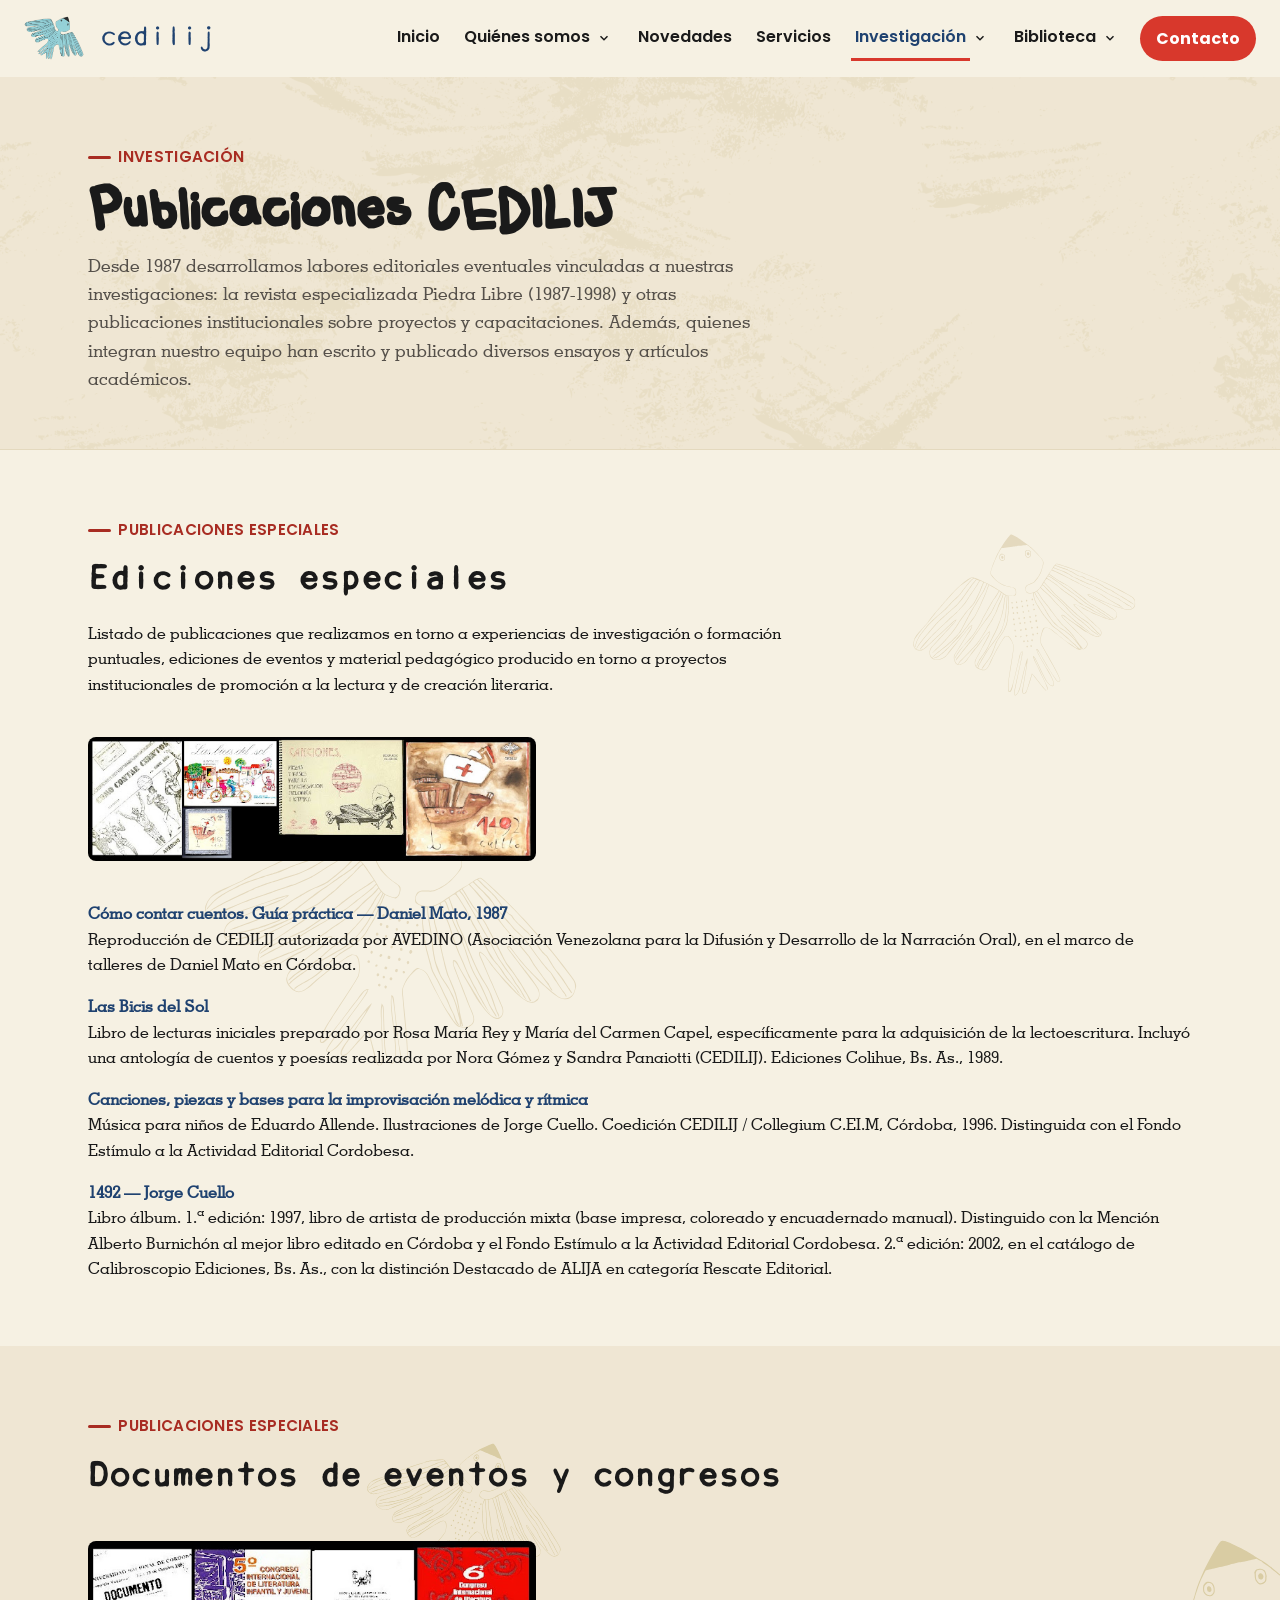
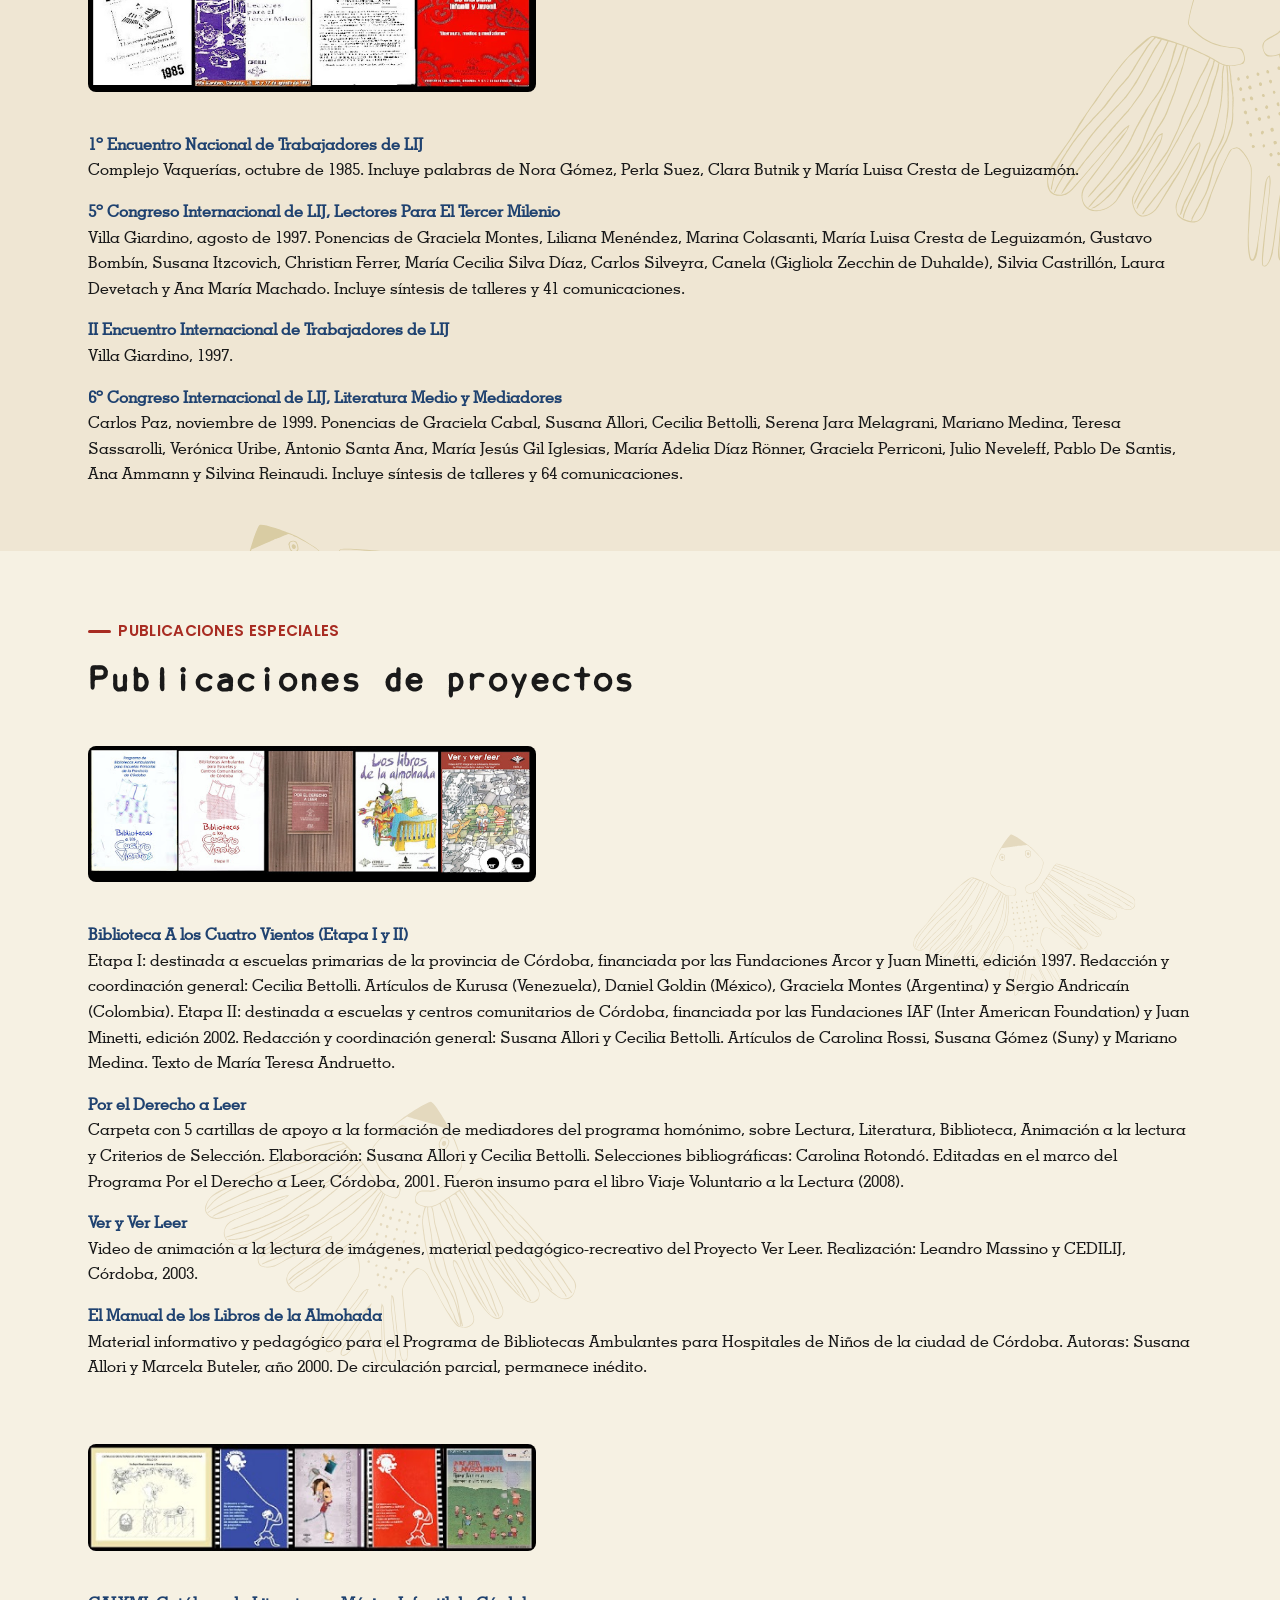
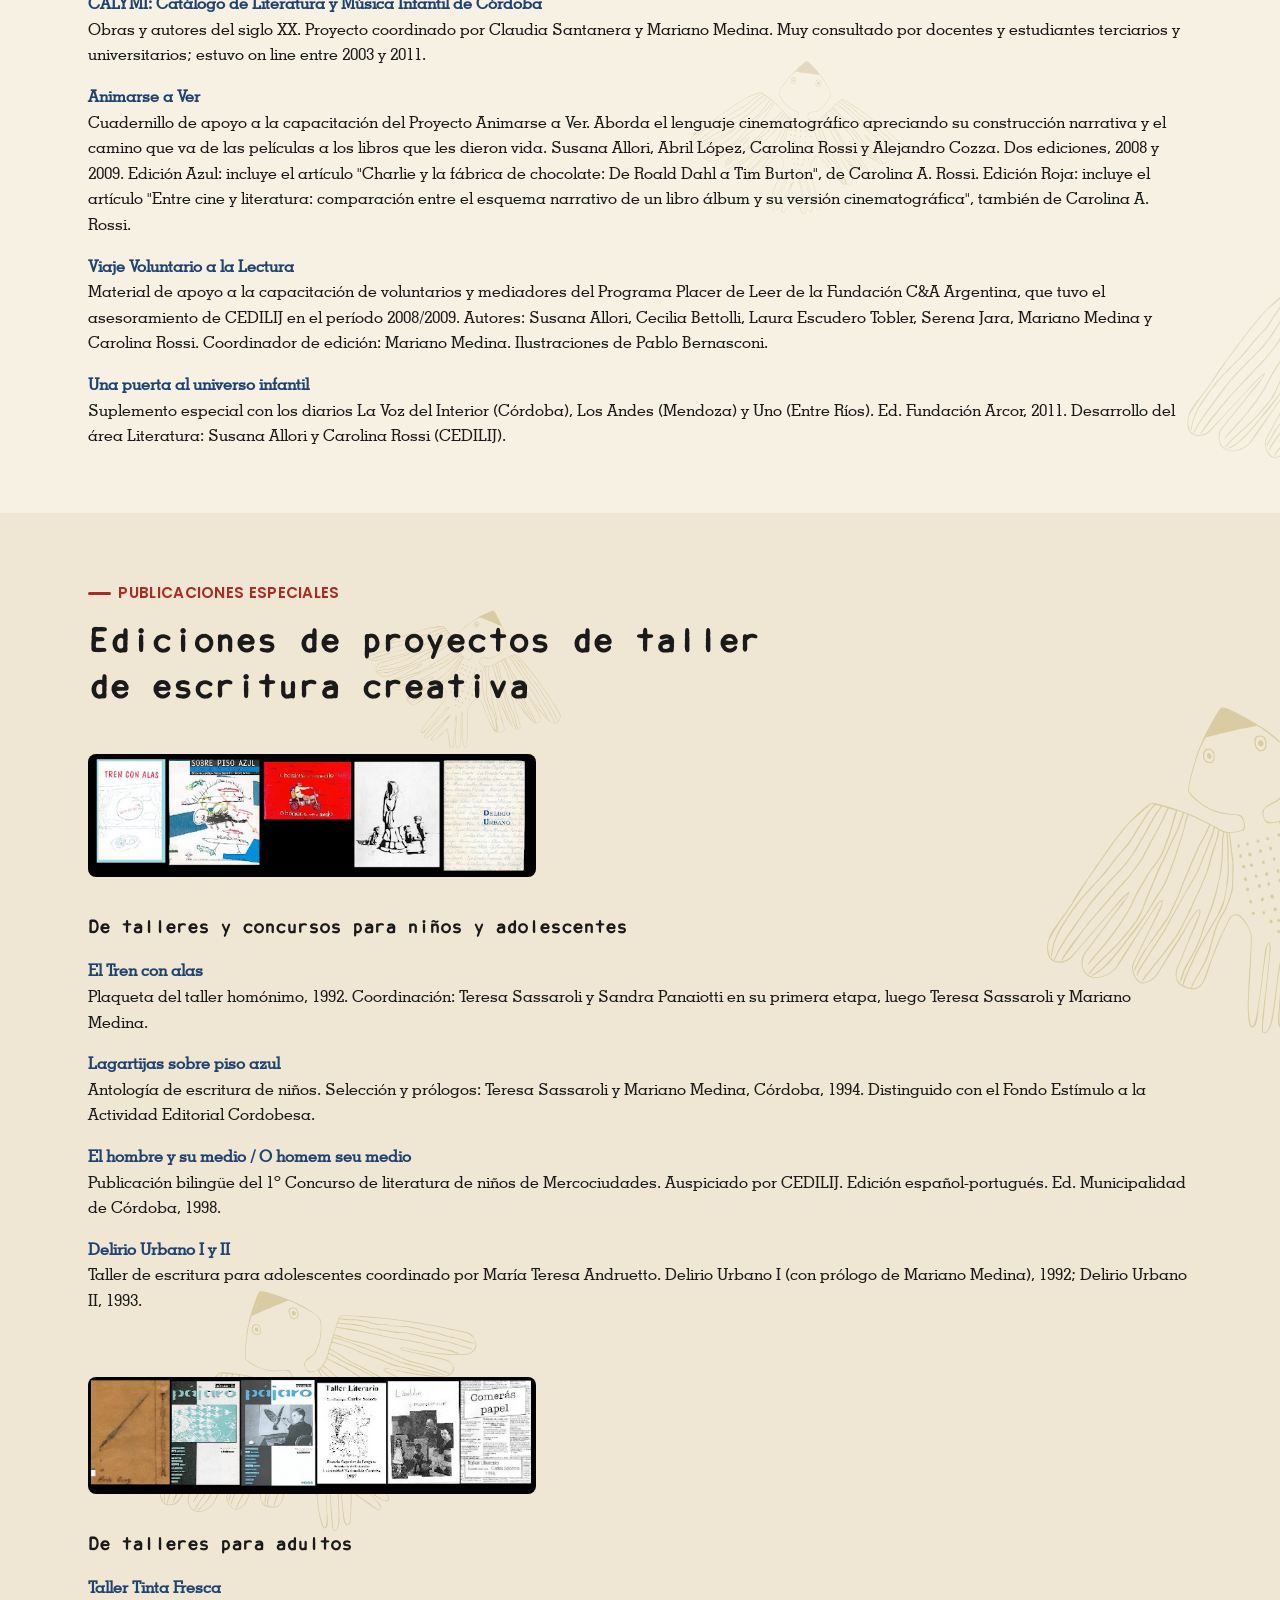
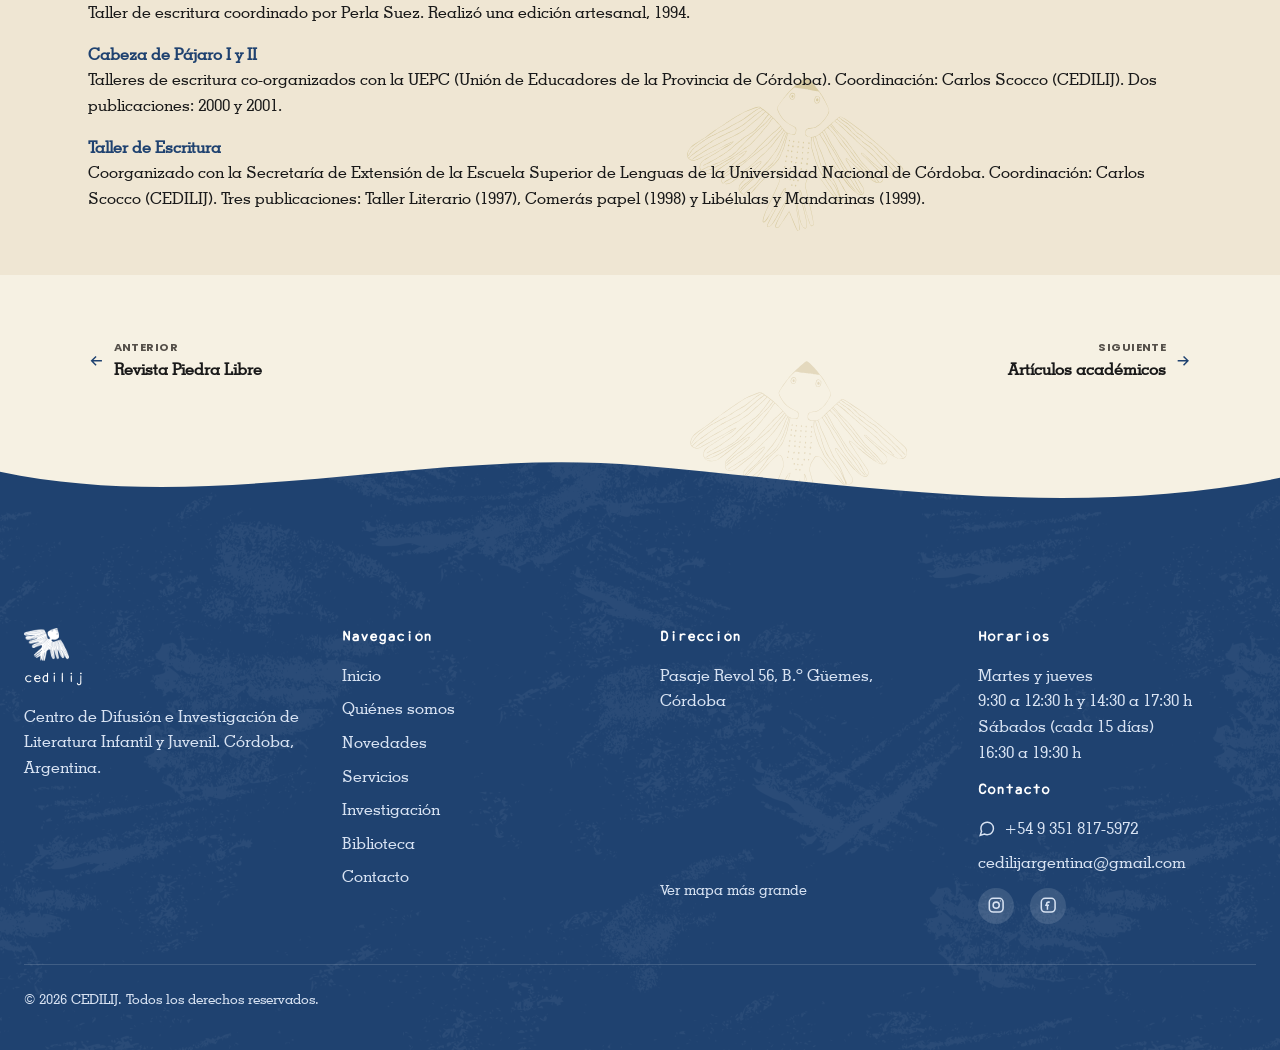
<file: publicaciones-especiales.html>
<!DOCTYPE html>
<html lang="es-AR">
<head>
  <meta charset="UTF-8">
  <meta name="viewport" content="width=device-width, initial-scale=1.0">
  <title>Publicaciones especiales — CEDILIJ</title>
  <meta name="description" content="Ediciones especiales, documentos de eventos y publicaciones de proyectos y talleres realizados por CEDILIJ a lo largo de su trayectoria.">
  <link rel="canonical" href="https://cedilij.com.ar/publicaciones-especiales.html">

  <meta property="og:type" content="website">
  <meta property="og:site_name" content="CEDILIJ">
  <meta property="og:locale" content="es_AR">
  <meta property="og:url" content="https://cedilij.com.ar/publicaciones-especiales.html">
  <meta property="og:title" content="Publicaciones especiales — CEDILIJ">
  <meta property="og:description" content="Ediciones especiales, documentos de eventos y publicaciones de proyectos y talleres realizados por CEDILIJ a lo largo de su trayectoria.">
  <meta property="og:image" content="https://cedilij.com.ar/assets/img/og-image.jpg">
  <meta property="og:image:width" content="1200">
  <meta property="og:image:height" content="630">

  <meta name="twitter:card" content="summary_large_image">
  <meta name="twitter:title" content="Publicaciones especiales — CEDILIJ">
  <meta name="twitter:description" content="Ediciones especiales, documentos de eventos y publicaciones de proyectos y talleres realizados por CEDILIJ a lo largo de su trayectoria.">
  <meta name="twitter:image" content="https://cedilij.com.ar/assets/img/og-image.jpg">
  <link rel="icon" type="image/png" href="assets/img/logo-cedilij-favicon.png">
  <link rel="preconnect" href="https://fonts.googleapis.com">
  <link rel="preconnect" href="https://fonts.gstatic.com" crossorigin>
  <link href="https://fonts.googleapis.com/css2?family=Baloo+2:wght@600;700;800&family=Poppins:wght@500;600;700;800&family=Inter:wght@400;500;600;700&display=swap" rel="stylesheet">
  <link rel="stylesheet" href="assets/css/styles.css">
</head>
<body>
  <a class="skip-link" href="#contenido">Saltar al contenido principal</a>

  <header class="site-header">
    <div class="nav-bar">
      <a class="brand" href="index.html">
        <img src="assets/img/logo-cedilij.png" alt="" width="55" height="40">
        <span class="brand-text">
          <strong>cedilij</strong>
        </span>
      </a>
      <button class="nav-toggle" type="button" aria-expanded="false" aria-controls="nav-menu" aria-label="Abrir menú de navegación">
        <svg viewBox="0 0 24 24" fill="none" stroke="currentColor" stroke-width="2" aria-hidden="true">
          <path d="M3 6h18M3 12h18M3 18h18"/>
        </svg>
      </button>
      <nav class="nav-menu" id="nav-menu" aria-label="Principal">
        <a href="index.html">Inicio</a>
        <div class="nav-dropdown">
          <a href="quienes-somos.html" class="nav-dropdown-link">Quiénes somos</a>
          <button type="button" class="nav-dropdown-toggle" aria-expanded="false" aria-controls="nav-submenu-quienes-somos" aria-label="Mostrar submenú de Quiénes somos">
            <svg width="14" height="14" viewBox="0 0 24 24" fill="none" stroke="currentColor" stroke-width="2.5" aria-hidden="true"><path d="M6 9l6 6 6-6"/></svg>
          </button>
          <ul class="nav-submenu" id="nav-submenu-quienes-somos">
            <li><a href="quienes-somos.html">Nuestra historia</a></li>
            <li><a href="equipo.html">Equipo CEDILIJ</a></li>
            <li><a href="distinciones.html">Distinciones</a></li>
          </ul>
        </div>
        <a href="novedades.html">Novedades</a>
        <a href="servicios.html">Servicios</a>
        <div class="nav-dropdown is-active">
          <a href="investigacion.html" class="nav-dropdown-link">Investigación</a>
          <button type="button" class="nav-dropdown-toggle" aria-expanded="false" aria-controls="nav-submenu-investigacion" aria-label="Mostrar submenú de Investigación">
            <svg width="14" height="14" viewBox="0 0 24 24" fill="none" stroke="currentColor" stroke-width="2.5" aria-hidden="true"><path d="M6 9l6 6 6-6"/></svg>
          </button>
          <ul class="nav-submenu" id="nav-submenu-investigacion">
            <li><a href="investigacion.html">Revista Piedra Libre</a></li>
            <li><a href="publicaciones-especiales.html" aria-current="page">Publicaciones especiales</a></li>
            <li><a href="articulos-academicos.html">Artículos académicos</a></li>
          </ul>
        </div>
        <div class="nav-dropdown">
          <a href="biblioteca.html" class="nav-dropdown-link">Biblioteca</a>
          <button type="button" class="nav-dropdown-toggle" aria-expanded="false" aria-controls="nav-submenu-biblioteca" aria-label="Mostrar submenú de Biblioteca">
            <svg width="14" height="14" viewBox="0 0 24 24" fill="none" stroke="currentColor" stroke-width="2.5" aria-hidden="true"><path d="M6 9l6 6 6-6"/></svg>
          </button>
          <ul class="nav-submenu" id="nav-submenu-biblioteca">
            <li><a href="biblioteca.html#servicios-bibliotecarios">Servicios bibliotecarios</a></li>
            <li><a href="biblioteca.html#asociate">Asociate</a></li>
            <li><a href="https://cedilij.puntobiblio.com/" target="_blank" rel="noopener noreferrer" class="nav-submenu-external">Catálogo<svg width="12" height="12" viewBox="0 0 24 24" fill="none" stroke="currentColor" stroke-width="2.5" aria-hidden="true"><path d="M18 13v6a2 2 0 0 1-2 2H5a2 2 0 0 1-2-2V8a2 2 0 0 1 2-2h6"/><path d="M15 3h6v6"/><path d="M10 14 21 3"/></svg><span class="visually-hidden"> (se abre en una pestaña nueva)</span></a></li>
          </ul>
        </div>
        <a href="contacto.html" class="nav-catalog-btn">Contacto</a>
      </nav>
    </div>
  </header>

  <main id="contenido">
    <section class="page-hero">
      <div class="container">
        <span class="eyebrow">Investigación</span>
        <h1>Publicaciones CEDILIJ</h1>
        <p>Desde 1987 desarrollamos labores editoriales eventuales vinculadas a nuestras investigaciones: la revista especializada Piedra Libre (1987-1998) y otras publicaciones institucionales sobre proyectos y capacitaciones. Además, quienes integran nuestro equipo han escrito y publicado diversos ensayos y artículos académicos.</p>
      </div>
    </section>

    <section data-animate>
      <div class="container">
        <div class="section-head" data-animate>
          <span class="eyebrow">Publicaciones especiales</span>
          <h2>Ediciones especiales</h2>
          <p>Listado de publicaciones que realizamos en torno a experiencias de investigación o formación puntuales, ediciones de eventos y material pedagógico producido en torno a proyectos institucionales de promoción a la lectura y de creación literaria.</p>
        </div>
        <img class="about-figure" src="assets/img/publicaciones-especiales-1.jpg" alt="Tapas de Cómo contar cuentos, Las Bicis del Sol, Canciones piezas y bases para la improvisación melódica y rítmica, y 1492" loading="lazy">
        <ul class="info-list info-list--stacked">
          <li data-animate>
            <div>
              <strong>Cómo contar cuentos. Guía práctica — Daniel Mato, 1987</strong>
              <span>Reproducción de CEDILIJ autorizada por AVEDINO (Asociación Venezolana para la Difusión y Desarrollo de la Narración Oral), en el marco de talleres de Daniel Mato en Córdoba.</span>
            </div>
          </li>
          <li data-animate>
            <div>
              <strong>Las Bicis del Sol</strong>
              <span>Libro de lecturas iniciales preparado por Rosa María Rey y María del Carmen Capel, específicamente para la adquisición de la lectoescritura. Incluyó una antología de cuentos y poesías realizada por Nora Gómez y Sandra Panaiotti (CEDILIJ). Ediciones Colihue, Bs. As., 1989.</span>
            </div>
          </li>
          <li data-animate>
            <div>
              <strong>Canciones, piezas y bases para la improvisación melódica y rítmica</strong>
              <span>Música para niños de Eduardo Allende. Ilustraciones de Jorge Cuello. Coedición CEDILIJ / Collegium C.EI.M, Córdoba, 1996. Distinguida con el Fondo Estímulo a la Actividad Editorial Cordobesa.</span>
            </div>
          </li>
          <li data-animate>
            <div>
              <strong>1492 — Jorge Cuello</strong>
              <span>Libro álbum. 1.ª edición: 1997, libro de artista de producción mixta (base impresa, coloreado y encuadernado manual). Distinguido con la Mención Alberto Burnichón al mejor libro editado en Córdoba y el Fondo Estímulo a la Actividad Editorial Cordobesa. 2.ª edición: 2002, en el catálogo de Calibroscopio Ediciones, Bs. As., con la distinción Destacado de ALIJA en categoría Rescate Editorial.</span>
            </div>
          </li>
        </ul>
      </div>
    </section>

    <section class="section-alt" data-animate>
      <div class="container">
        <div class="section-head" data-animate>
          <span class="eyebrow">Publicaciones especiales</span>
          <h2>Documentos de eventos y congresos</h2>
        </div>
        <img class="about-figure" src="assets/img/publicaciones-especiales-2.jpg" alt="Documentos de congresos y encuentros organizados por CEDILIJ" loading="lazy">
        <ul class="info-list info-list--stacked">
          <li data-animate>
            <div>
              <strong>1º Encuentro Nacional de Trabajadores de LIJ</strong>
              <span>Complejo Vaquerías, octubre de 1985. Incluye palabras de Nora Gómez, Perla Suez, Clara Butnik y María Luisa Cresta de Leguizamón.</span>
            </div>
          </li>
          <li data-animate>
            <div>
              <strong>5º Congreso Internacional de LIJ, Lectores Para El Tercer Milenio</strong>
              <span>Villa Giardino, agosto de 1997. Ponencias de Graciela Montes, Liliana Menéndez, Marina Colasanti, María Luisa Cresta de Leguizamón, Gustavo Bombín, Susana Itzcovich, Christian Ferrer, María Cecilia Silva Díaz, Carlos Silveyra, Canela (Gigliola Zecchin de Duhalde), Silvia Castrillón, Laura Devetach y Ana María Machado. Incluye síntesis de talleres y 41 comunicaciones.</span>
            </div>
          </li>
          <li data-animate>
            <div>
              <strong>II Encuentro Internacional de Trabajadores de LIJ</strong>
              <span>Villa Giardino, 1997.</span>
            </div>
          </li>
          <li data-animate>
            <div>
              <strong>6º Congreso Internacional de LIJ, Literatura Medio y Mediadores</strong>
              <span>Carlos Paz, noviembre de 1999. Ponencias de Graciela Cabal, Susana Allori, Cecilia Bettolli, Serena Jara Melagrani, Mariano Medina, Teresa Sassarolli, Verónica Uribe, Antonio Santa Ana, María Jesús Gil Iglesias, María Adelia Díaz Rönner, Graciela Perriconi, Julio Neveleff, Pablo De Santis, Ana Ammann y Silvina Reinaudi. Incluye síntesis de talleres y 64 comunicaciones.</span>
            </div>
          </li>
        </ul>
      </div>
    </section>

    <section data-animate>
      <div class="container">
        <div class="section-head" data-animate>
          <span class="eyebrow">Publicaciones especiales</span>
          <h2>Publicaciones de proyectos</h2>
        </div>
        <img class="about-figure" src="assets/img/publicaciones-especiales-3.jpg" alt="Tapa de Biblioteca A los Cuatro Vientos" loading="lazy">
        <ul class="info-list info-list--stacked">
          <li data-animate>
            <div>
              <strong>Biblioteca A los Cuatro Vientos (Etapa I y II)</strong>
              <span>Etapa I: destinada a escuelas primarias de la provincia de Córdoba, financiada por las Fundaciones Arcor y Juan Minetti, edición 1997. Redacción y coordinación general: Cecilia Bettolli. Artículos de Kurusa (Venezuela), Daniel Goldin (México), Graciela Montes (Argentina) y Sergio Andricaín (Colombia). Etapa II: destinada a escuelas y centros comunitarios de Córdoba, financiada por las Fundaciones IAF (Inter American Foundation) y Juan Minetti, edición 2002. Redacción y coordinación general: Susana Allori y Cecilia Bettolli. Artículos de Carolina Rossi, Susana Gómez (Suny) y Mariano Medina. Texto de María Teresa Andruetto.</span>
            </div>
          </li>
          <li data-animate>
            <div>
              <strong>Por el Derecho a Leer</strong>
              <span>Carpeta con 5 cartillas de apoyo a la formación de mediadores del programa homónimo, sobre Lectura, Literatura, Biblioteca, Animación a la lectura y Criterios de Selección. Elaboración: Susana Allori y Cecilia Bettolli. Selecciones bibliográficas: Carolina Rotondó. Editadas en el marco del Programa Por el Derecho a Leer, Córdoba, 2001. Fueron insumo para el libro Viaje Voluntario a la Lectura (2008).</span>
            </div>
          </li>
          <li data-animate>
            <div>
              <strong>Ver y Ver Leer</strong>
              <span>Video de animación a la lectura de imágenes, material pedagógico-recreativo del Proyecto Ver Leer. Realización: Leandro Massino y CEDILIJ, Córdoba, 2003.</span>
            </div>
          </li>
          <li data-animate>
            <div>
              <strong>El Manual de los Libros de la Almohada</strong>
              <span>Material informativo y pedagógico para el Programa de Bibliotecas Ambulantes para Hospitales de Niños de la ciudad de Córdoba. Autoras: Susana Allori y Marcela Buteler, año 2000. De circulación parcial, permanece inédito.</span>
            </div>
          </li>
        </ul>
        <img class="about-figure" src="assets/img/publicaciones-especiales-4.jpg" alt="CALYMI: Catálogo de Literatura y Música Infantil de Córdoba" loading="lazy" style="margin-top:var(--space-6);">
        <ul class="info-list info-list--stacked">
          <li data-animate>
            <div>
              <strong>CALYMI: Catálogo de Literatura y Música Infantil de Córdoba</strong>
              <span>Obras y autores del siglo XX. Proyecto coordinado por Claudia Santanera y Mariano Medina. Muy consultado por docentes y estudiantes terciarios y universitarios; estuvo on line entre 2003 y 2011.</span>
            </div>
          </li>
          <li data-animate>
            <div>
              <strong>Animarse a Ver</strong>
              <span>Cuadernillo de apoyo a la capacitación del Proyecto Animarse a Ver. Aborda el lenguaje cinematográfico apreciando su construcción narrativa y el camino que va de las películas a los libros que les dieron vida. Susana Allori, Abril López, Carolina Rossi y Alejandro Cozza. Dos ediciones, 2008 y 2009. Edición Azul: incluye el artículo "Charlie y la fábrica de chocolate: De Roald Dahl a Tim Burton", de Carolina A. Rossi. Edición Roja: incluye el artículo "Entre cine y literatura: comparación entre el esquema narrativo de un libro álbum y su versión cinematográfica", también de Carolina A. Rossi.</span>
            </div>
          </li>
          <li data-animate>
            <div>
              <strong>Viaje Voluntario a la Lectura</strong>
              <span>Material de apoyo a la capacitación de voluntarios y mediadores del Programa Placer de Leer de la Fundación C&amp;A Argentina, que tuvo el asesoramiento de CEDILIJ en el período 2008/2009. Autores: Susana Allori, Cecilia Bettolli, Laura Escudero Tobler, Serena Jara, Mariano Medina y Carolina Rossi. Coordinador de edición: Mariano Medina. Ilustraciones de Pablo Bernasconi.</span>
            </div>
          </li>
          <li data-animate>
            <div>
              <strong>Una puerta al universo infantil</strong>
              <span>Suplemento especial con los diarios La Voz del Interior (Córdoba), Los Andes (Mendoza) y Uno (Entre Ríos). Ed. Fundación Arcor, 2011. Desarrollo del área Literatura: Susana Allori y Carolina Rossi (CEDILIJ).</span>
            </div>
          </li>
        </ul>
      </div>
    </section>

    <section class="section-alt" data-animate>
      <div class="container">
        <div class="section-head" data-animate>
          <span class="eyebrow">Publicaciones especiales</span>
          <h2>Ediciones de proyectos de taller de escritura creativa</h2>
        </div>
        <img class="about-figure" src="assets/img/publicaciones-talleres-1.jpg" alt="Tapas de publicaciones de talleres de escritura para niños y adolescentes" loading="lazy">
        <h3>De talleres y concursos para niños y adolescentes</h3>
        <ul class="info-list info-list--stacked">
          <li data-animate>
            <div>
              <strong>El Tren con alas</strong>
              <span>Plaqueta del taller homónimo, 1992. Coordinación: Teresa Sassaroli y Sandra Panaiotti en su primera etapa, luego Teresa Sassaroli y Mariano Medina.</span>
            </div>
          </li>
          <li data-animate>
            <div>
              <strong>Lagartijas sobre piso azul</strong>
              <span>Antología de escritura de niños. Selección y prólogos: Teresa Sassaroli y Mariano Medina, Córdoba, 1994. Distinguido con el Fondo Estímulo a la Actividad Editorial Cordobesa.</span>
            </div>
          </li>
          <li data-animate>
            <div>
              <strong>El hombre y su medio / O homem seu medio</strong>
              <span>Publicación bilingüe del 1º Concurso de literatura de niños de Mercociudades. Auspiciado por CEDILIJ. Edición español-portugués. Ed. Municipalidad de Córdoba, 1998.</span>
            </div>
          </li>
          <li data-animate>
            <div>
              <strong>Delirio Urbano I y II</strong>
              <span>Taller de escritura para adolescentes coordinado por María Teresa Andruetto. Delirio Urbano I (con prólogo de Mariano Medina), 1992; Delirio Urbano II, 1993.</span>
            </div>
          </li>
        </ul>

        <img class="about-figure" src="assets/img/publicaciones-talleres-2.jpg" alt="Tapas de publicaciones de talleres de escritura para adultos" loading="lazy" style="margin-top:var(--space-6);">
        <h3>De talleres para adultos</h3>
        <ul class="info-list info-list--stacked">
          <li data-animate>
            <div>
              <strong>Taller Tinta Fresca</strong>
              <span>Taller de escritura coordinado por Perla Suez. Realizó una edición artesanal, 1994.</span>
            </div>
          </li>
          <li data-animate>
            <div>
              <strong>Cabeza de Pájaro I y II</strong>
              <span>Talleres de escritura co-organizados con la UEPC (Unión de Educadores de la Provincia de Córdoba). Coordinación: Carlos Scocco (CEDILIJ). Dos publicaciones: 2000 y 2001.</span>
            </div>
          </li>
          <li data-animate>
            <div>
              <strong>Taller de Escritura</strong>
              <span>Coorganizado con la Secretaría de Extensión de la Escuela Superior de Lenguas de la Universidad Nacional de Córdoba. Coordinación: Carlos Scocco (CEDILIJ). Tres publicaciones: Taller Literario (1997), Comerás papel (1998) y Libélulas y Mandarinas (1999).</span>
            </div>
          </li>
        </ul>
      </div>
    </section>

    <section>
      <div class="container">
        <nav class="subpage-pager" aria-label="Navegación entre subpáginas de Investigación">
          <a class="subpage-pager-link subpage-pager-prev" href="investigacion.html">
            <svg width="24" height="24" viewBox="0 0 24 24" fill="none" stroke="currentColor" stroke-width="2" aria-hidden="true"><path d="M19 12H5M11 18l-6-6 6-6"/></svg>
            <span>
              <span class="subpage-pager-eyebrow">Anterior</span>
              <span class="subpage-pager-title">Revista Piedra Libre</span>
            </span>
          </a>
          <a class="subpage-pager-link subpage-pager-next" href="articulos-academicos.html">
            <span>
              <span class="subpage-pager-eyebrow">Siguiente</span>
              <span class="subpage-pager-title">Artículos académicos</span>
            </span>
            <svg width="24" height="24" viewBox="0 0 24 24" fill="none" stroke="currentColor" stroke-width="2" aria-hidden="true"><path d="M5 12h14M13 6l6 6-6 6"/></svg>
          </a>
        </nav>
      </div>
    </section>
  </main>

  <footer class="site-footer">
    <div class="container">
      <div class="footer-grid">
        <div>
          <img class="footer-brand-bird" src="assets/img/logo-cedilij-white-cutout.png" alt="" width="45" height="33">
          <h2 class="footer-brand-name">cedilij</h2>
          <p>Centro de Difusión e Investigación de Literatura Infantil y Juvenil. Córdoba, Argentina.</p>
        </div>
        <div>
          <h3>Navegación</h3>
          <ul>
            <li><a href="index.html">Inicio</a></li>
            <li><a href="quienes-somos.html">Quiénes somos</a></li>
            <li><a href="novedades.html">Novedades</a></li>
            <li><a href="servicios.html">Servicios</a></li>
            <li><a href="investigacion.html">Investigación</a></li>
            <li><a href="biblioteca.html">Biblioteca</a></li>
            <li><a href="contacto.html">Contacto</a></li>
          </ul>
        </div>
        <div>
          <h3>Dirección</h3>
          <p>Pasaje Revol 56, B.º Güemes, Córdoba</p>
          <div class="footer-map">
            <iframe class="footer-map-embed" src="https://maps.google.com/maps?q=Cedilij,+Pasaje+Revol+56,+C%C3%B3rdoba&z=17&output=embed" title="Mapa: CEDILIJ, Pasaje Revol 56, Barrio Güemes, Córdoba" loading="lazy"></iframe>
          </div>
          <a class="footer-map-link" href="https://maps.app.goo.gl/PSmqAt9gFaP3ftS48" target="_blank" rel="noopener noreferrer">Ver mapa más grande<span class="visually-hidden"> (se abre en una pestaña nueva)</span></a>
        </div>
        <div>
          <h3>Horarios</h3>
          <p>Martes y jueves<br>9:30 a 12:30 h y 14:30 a 17:30 h<br>Sábados (cada 15 días)<br>16:30 a 19:30 h</p>
          <h3>Contacto</h3>
          <ul>
            <li class="footer-contact-whatsapp">
              <svg viewBox="0 0 24 24" fill="none" stroke="currentColor" stroke-width="2" aria-hidden="true"><path d="M21 11.5a8.38 8.38 0 0 1-.9 3.8 8.5 8.5 0 0 1-7.6 4.7 8.38 8.38 0 0 1-3.8-.9L3 21l1.9-5.7a8.38 8.38 0 0 1-.9-3.8 8.5 8.5 0 0 1 4.7-7.6 8.38 8.38 0 0 1 3.8-.9h.5a8.48 8.48 0 0 1 8 8v.5z"/></svg>
              <a href="https://wa.me/5493518175972" target="_blank" rel="noopener noreferrer">+54 9 351 817-5972<span class="visually-hidden"> por WhatsApp (se abre en una pestaña nueva)</span></a>
            </li>
            <li><a href="mailto:cedilijargentina@gmail.com">cedilijargentina@gmail.com</a></li>
            <li class="footer-social">
              <a href="https://www.instagram.com/cedilij/" target="_blank" rel="noopener noreferrer" aria-label="Instagram (se abre en una pestaña nueva)">
                <svg viewBox="0 0 24 24" fill="none" stroke="currentColor" stroke-width="2" aria-hidden="true"><rect x="3" y="3" width="18" height="18" rx="5"/><circle cx="12" cy="12" r="4"/><circle cx="17.5" cy="6.5" r="0.8" fill="currentColor" stroke="none"/></svg>
              </a>
              <a href="https://www.facebook.com/cedilij/" target="_blank" rel="noopener noreferrer" aria-label="Facebook (se abre en una pestaña nueva)">
                <svg viewBox="0 0 24 24" fill="none" stroke="currentColor" stroke-width="2" aria-hidden="true"><rect x="3" y="3" width="18" height="18" rx="5"/><path d="M14 8h-1.5A2.5 2.5 0 0 0 10 10.5V12M8 12h5M11 12v6"/></svg>
              </a>
            </li>
          </ul>
        </div>
      </div>
      <div class="footer-bottom">
        <p>© <span data-year></span> CEDILIJ. Todos los derechos reservados.</p>
      </div>
    </div>
  </footer>

  <script src="assets/js/main.js"></script>
</body>
</html>
</file>
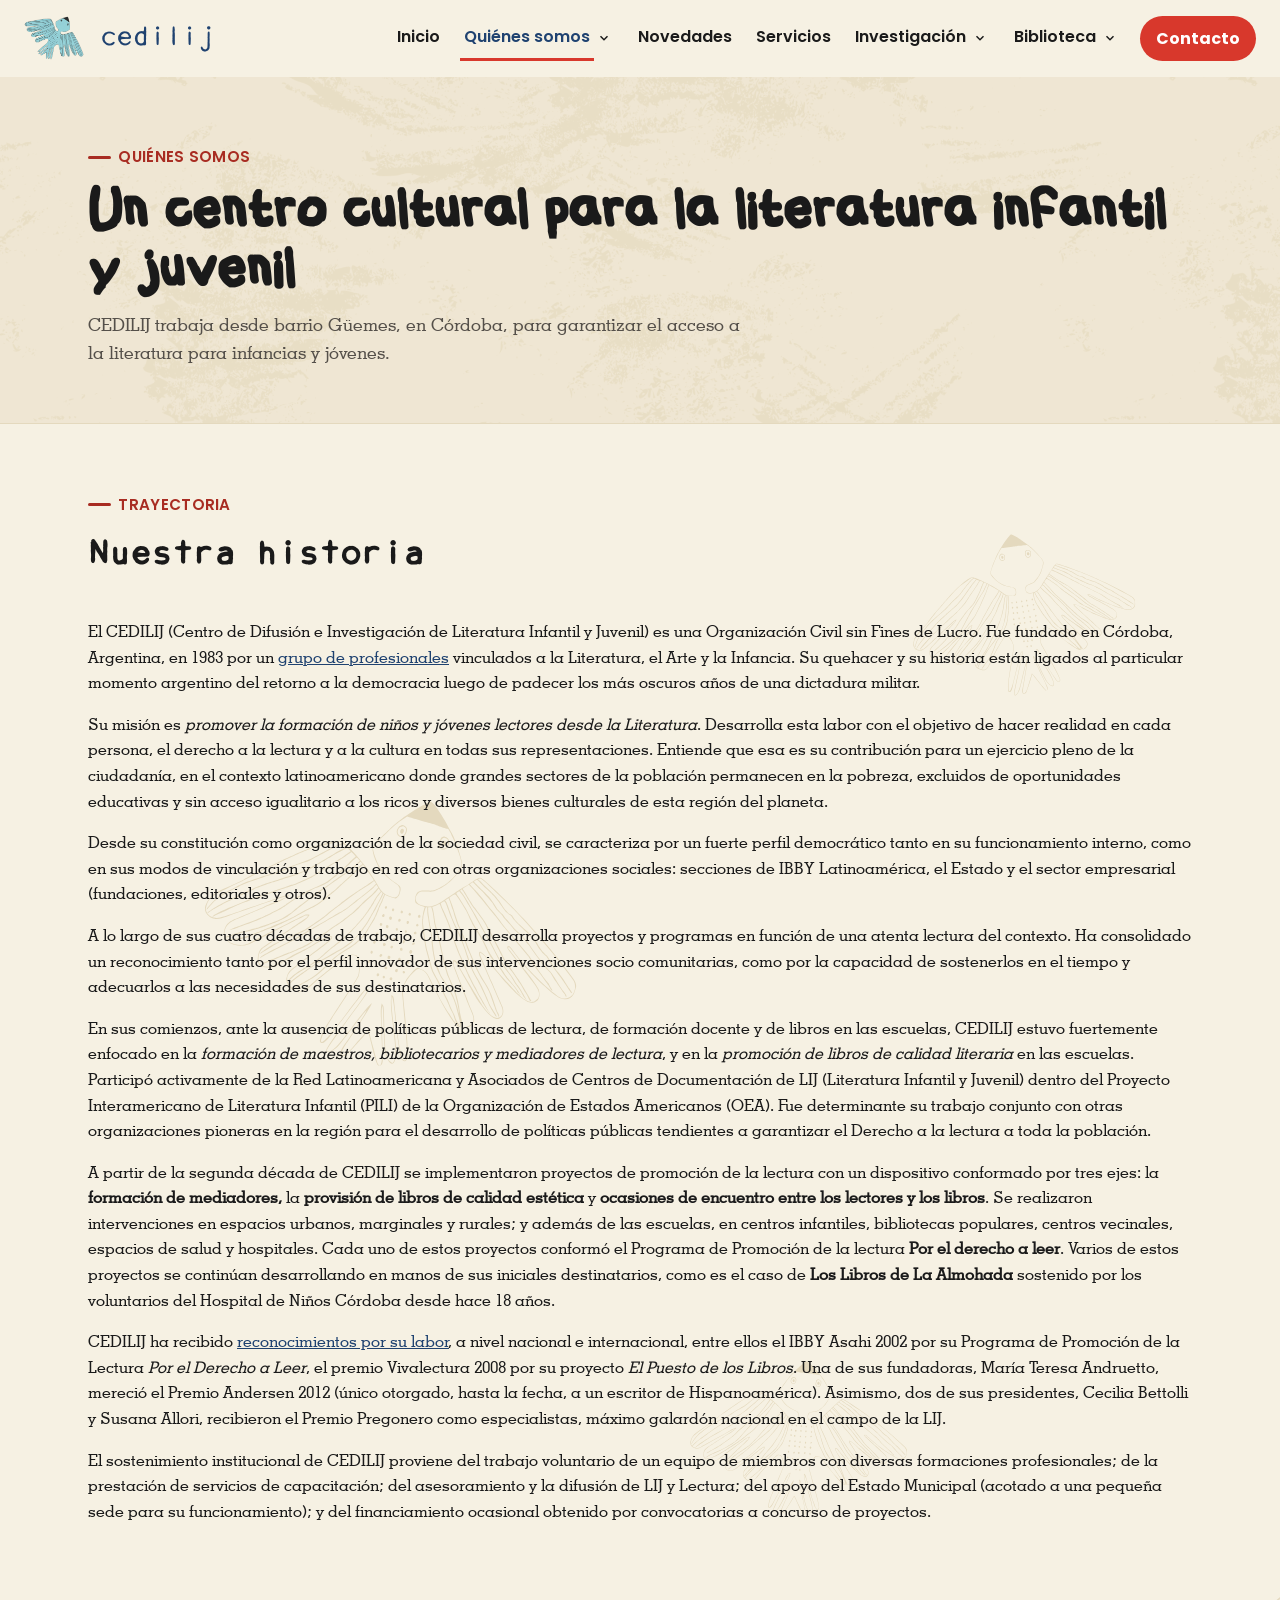
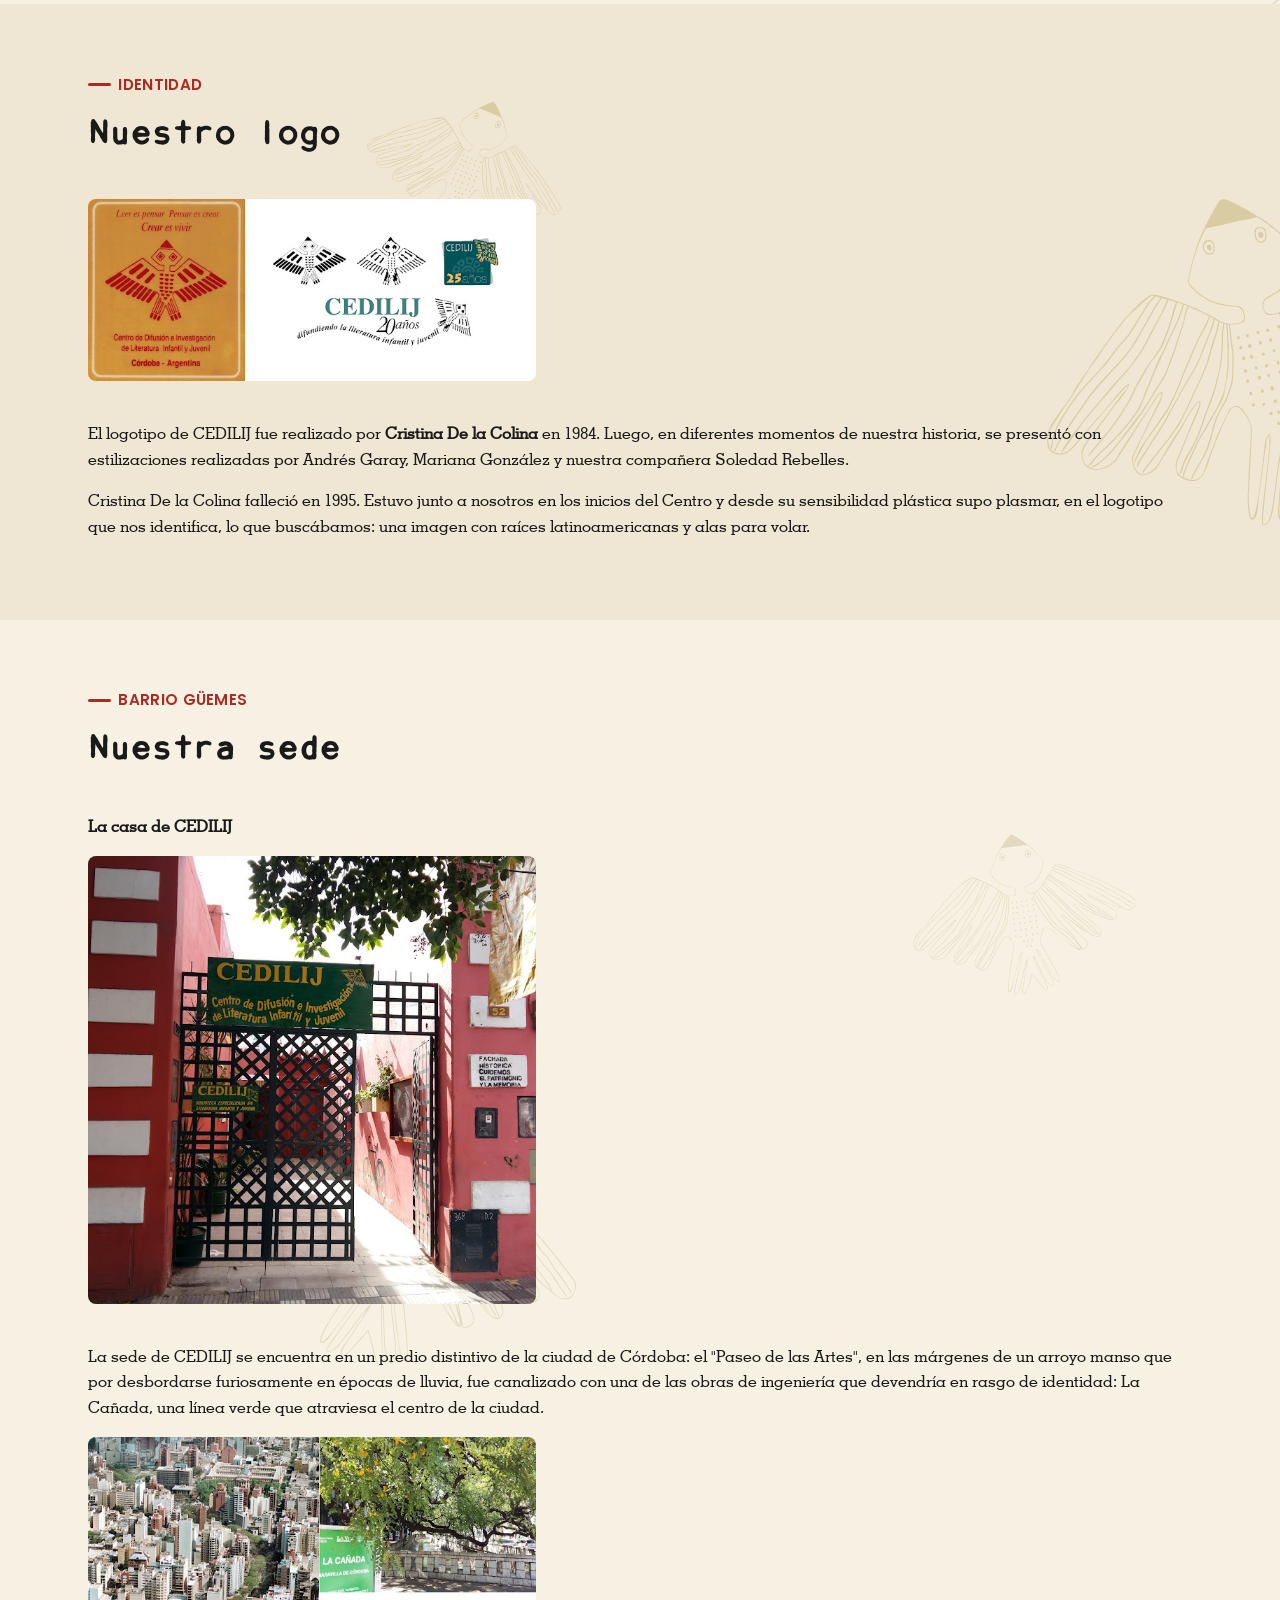
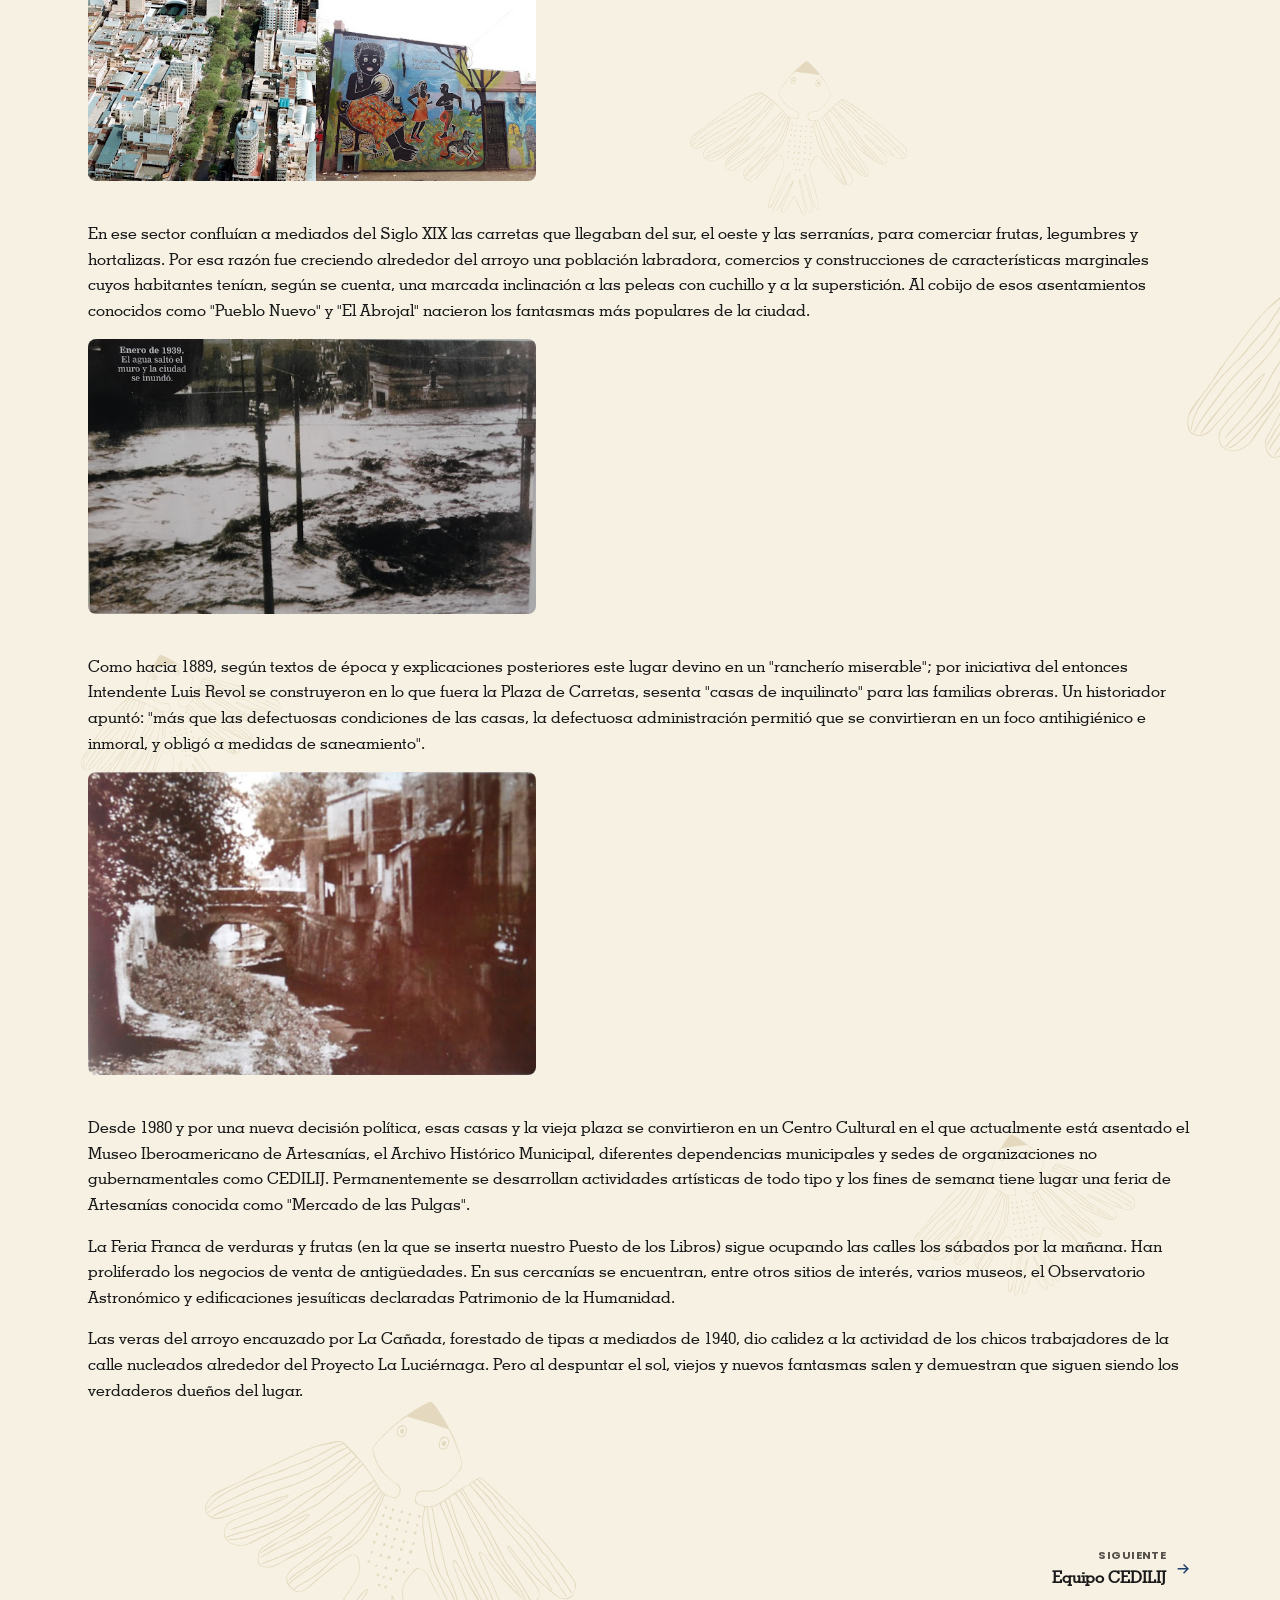
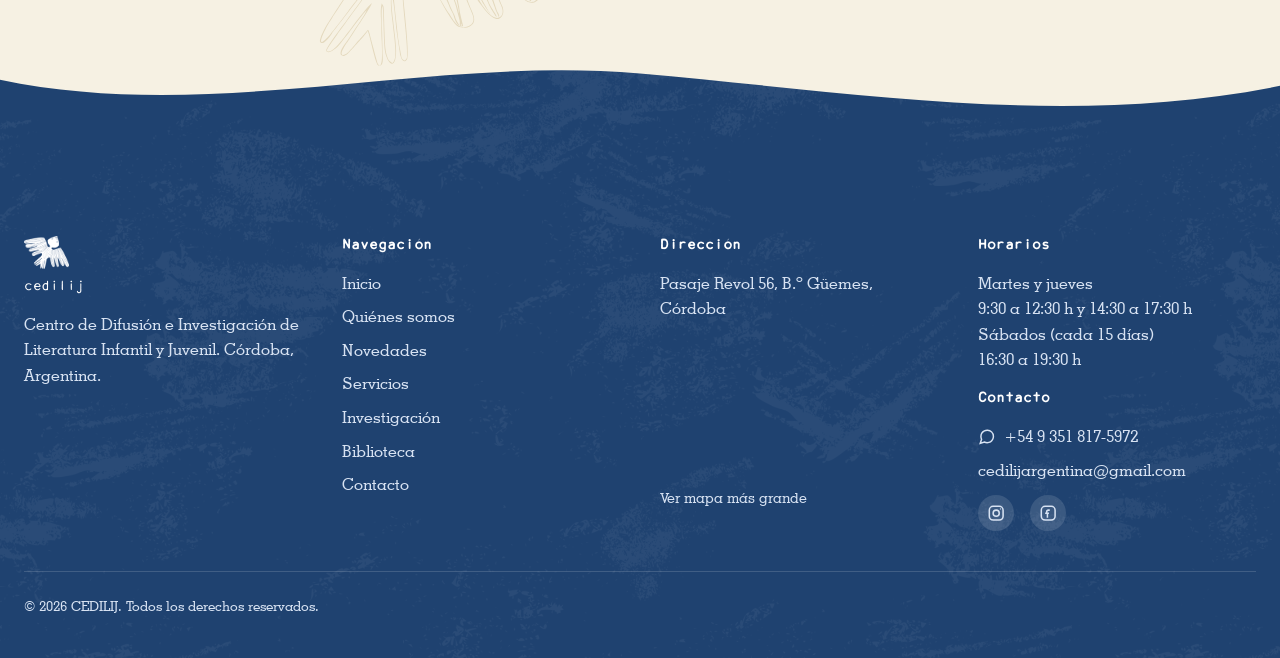
<file: quienes-somos.html>
<!DOCTYPE html>
<html lang="es-AR">
<head>
  <meta charset="UTF-8">
  <meta name="viewport" content="width=device-width, initial-scale=1.0">
  <title>Nuestra historia — CEDILIJ</title>
  <meta name="description" content="La historia de CEDILIJ: fundado en Córdoba en 1983, cuatro décadas promoviendo el derecho a la lectura y a la cultura para infancias y juventudes.">
  <link rel="canonical" href="https://cedilij.com.ar/quienes-somos.html">

  <meta property="og:type" content="website">
  <meta property="og:site_name" content="CEDILIJ">
  <meta property="og:locale" content="es_AR">
  <meta property="og:url" content="https://cedilij.com.ar/quienes-somos.html">
  <meta property="og:title" content="Nuestra historia — CEDILIJ">
  <meta property="og:description" content="La historia de CEDILIJ: fundado en Córdoba en 1983, cuatro décadas promoviendo el derecho a la lectura y a la cultura para infancias y juventudes.">
  <meta property="og:image" content="https://cedilij.com.ar/assets/img/og-image.jpg">
  <meta property="og:image:width" content="1200">
  <meta property="og:image:height" content="630">

  <meta name="twitter:card" content="summary_large_image">
  <meta name="twitter:title" content="Nuestra historia — CEDILIJ">
  <meta name="twitter:description" content="La historia de CEDILIJ: fundado en Córdoba en 1983, cuatro décadas promoviendo el derecho a la lectura y a la cultura para infancias y juventudes.">
  <meta name="twitter:image" content="https://cedilij.com.ar/assets/img/og-image.jpg">
  <link rel="icon" type="image/png" href="assets/img/logo-cedilij-favicon.png">
  <link rel="preconnect" href="https://fonts.googleapis.com">
  <link rel="preconnect" href="https://fonts.gstatic.com" crossorigin>
  <link href="https://fonts.googleapis.com/css2?family=Baloo+2:wght@600;700;800&family=Poppins:wght@500;600;700;800&family=Inter:wght@400;500;600;700&display=swap" rel="stylesheet">
  <link rel="stylesheet" href="assets/css/styles.css">
</head>
<body>
  <a class="skip-link" href="#contenido">Saltar al contenido principal</a>

  <header class="site-header">
    <div class="nav-bar">
      <a class="brand" href="index.html">
        <img src="assets/img/logo-cedilij.png" alt="" width="55" height="40">
        <span class="brand-text">
          <strong>cedilij</strong>
        </span>
      </a>
      <button class="nav-toggle" type="button" aria-expanded="false" aria-controls="nav-menu" aria-label="Abrir menú de navegación">
        <svg viewBox="0 0 24 24" fill="none" stroke="currentColor" stroke-width="2" aria-hidden="true">
          <path d="M3 6h18M3 12h18M3 18h18"/>
        </svg>
      </button>
      <nav class="nav-menu" id="nav-menu" aria-label="Principal">
        <a href="index.html">Inicio</a>
        <div class="nav-dropdown is-active">
          <a href="quienes-somos.html" class="nav-dropdown-link">Quiénes somos</a>
          <button type="button" class="nav-dropdown-toggle" aria-expanded="false" aria-controls="nav-submenu-quienes-somos" aria-label="Mostrar submenú de Quiénes somos">
            <svg width="14" height="14" viewBox="0 0 24 24" fill="none" stroke="currentColor" stroke-width="2.5" aria-hidden="true"><path d="M6 9l6 6 6-6"/></svg>
          </button>
          <ul class="nav-submenu" id="nav-submenu-quienes-somos">
            <li><a href="quienes-somos.html" aria-current="page">Nuestra historia</a></li>
            <li><a href="equipo.html">Equipo CEDILIJ</a></li>
            <li><a href="distinciones.html">Distinciones</a></li>
          </ul>
        </div>
        <a href="novedades.html">Novedades</a>
        <a href="servicios.html">Servicios</a>
        <div class="nav-dropdown">
          <a href="investigacion.html" class="nav-dropdown-link">Investigación</a>
          <button type="button" class="nav-dropdown-toggle" aria-expanded="false" aria-controls="nav-submenu-investigacion" aria-label="Mostrar submenú de Investigación">
            <svg width="14" height="14" viewBox="0 0 24 24" fill="none" stroke="currentColor" stroke-width="2.5" aria-hidden="true"><path d="M6 9l6 6 6-6"/></svg>
          </button>
          <ul class="nav-submenu" id="nav-submenu-investigacion">
            <li><a href="investigacion.html">Revista Piedra Libre</a></li>
            <li><a href="publicaciones-especiales.html">Publicaciones especiales</a></li>
            <li><a href="articulos-academicos.html">Artículos académicos</a></li>
          </ul>
        </div>
        <div class="nav-dropdown">
          <a href="biblioteca.html" class="nav-dropdown-link">Biblioteca</a>
          <button type="button" class="nav-dropdown-toggle" aria-expanded="false" aria-controls="nav-submenu-biblioteca" aria-label="Mostrar submenú de Biblioteca">
            <svg width="14" height="14" viewBox="0 0 24 24" fill="none" stroke="currentColor" stroke-width="2.5" aria-hidden="true"><path d="M6 9l6 6 6-6"/></svg>
          </button>
          <ul class="nav-submenu" id="nav-submenu-biblioteca">
            <li><a href="biblioteca.html#servicios-bibliotecarios">Servicios bibliotecarios</a></li>
            <li><a href="biblioteca.html#asociate">Asociate</a></li>
            <li><a href="https://cedilij.puntobiblio.com/" target="_blank" rel="noopener noreferrer" class="nav-submenu-external">Catálogo<svg width="12" height="12" viewBox="0 0 24 24" fill="none" stroke="currentColor" stroke-width="2.5" aria-hidden="true"><path d="M18 13v6a2 2 0 0 1-2 2H5a2 2 0 0 1-2-2V8a2 2 0 0 1 2-2h6"/><path d="M15 3h6v6"/><path d="M10 14 21 3"/></svg><span class="visually-hidden"> (se abre en una pestaña nueva)</span></a></li>
          </ul>
        </div>
        <a href="contacto.html" class="nav-catalog-btn">Contacto</a>
      </nav>
    </div>
  </header>

  <main id="contenido">
    <section class="page-hero">
      <div class="container">
        <span class="eyebrow">Quiénes somos</span>
        <h1>Un centro cultural para la literatura infantil y juvenil</h1>
        <p>CEDILIJ trabaja desde barrio Güemes, en Córdoba, para garantizar el acceso a la literatura para infancias y jóvenes.</p>
      </div>
    </section>

    <section data-animate>
      <div class="container">
        <div class="section-head">
          <span class="eyebrow">Trayectoria</span>
          <h2>Nuestra historia</h2>
        </div>
        <p>El CEDILIJ (Centro de Difusión e Investigación de Literatura Infantil y Juvenil) es una Organización Civil sin Fines de Lucro. Fue fundado en Córdoba, Argentina, en 1983 por un <a href="equipo.html">grupo de profesionales</a> vinculados a la Literatura, el Arte y la Infancia. Su quehacer y su historia están ligados al particular momento argentino del retorno a la democracia luego de padecer los más oscuros años de una dictadura militar.</p>
        <p>Su misión es <em>promover la formación de niños y jóvenes lectores desde la Literatura</em>. Desarrolla esta labor con el objetivo de hacer realidad en cada persona, el derecho a la lectura y a la cultura en todas sus representaciones. Entiende que esa es su contribución para un ejercicio pleno de la ciudadanía, en el contexto latinoamericano donde grandes sectores de la población permanecen en la pobreza, excluidos de oportunidades educativas y sin acceso igualitario a los ricos y diversos bienes culturales de esta región del planeta.</p>
        <p>Desde su constitución como organización de la sociedad civil, se caracteriza por un fuerte perfil democrático tanto en su funcionamiento interno, como en sus modos de vinculación y trabajo en red con otras organizaciones sociales: secciones de IBBY Latinoamérica, el Estado y el sector empresarial (fundaciones, editoriales y otros).</p>
        <p>A lo largo de sus cuatro décadas de trabajo, CEDILIJ desarrolla proyectos y programas en función de una atenta lectura del contexto. Ha consolidado un reconocimiento tanto por el perfil innovador de sus intervenciones socio comunitarias, como por la capacidad de sostenerlos en el tiempo y adecuarlos a las necesidades de sus destinatarios.</p>
        <p>En sus comienzos, ante la ausencia de políticas públicas de lectura, de formación docente y de libros en las escuelas, CEDILIJ estuvo fuertemente enfocado en la <em>formación de maestros, bibliotecarios y mediadores de lectura</em>, y en la <em>promoción de libros de calidad literaria</em> en las escuelas. Participó activamente de la Red Latinoamericana y Asociados de Centros de Documentación de LIJ (Literatura Infantil y Juvenil) dentro del Proyecto Interamericano de Literatura Infantil (PILI) de la Organización de Estados Americanos (OEA). Fue determinante su trabajo conjunto con otras organizaciones pioneras en la región para el desarrollo de políticas públicas tendientes a garantizar el Derecho a la lectura a toda la población.</p>
        <p>A partir de la segunda década de CEDILIJ se implementaron proyectos de promoción de la lectura con un dispositivo conformado por tres ejes: la <strong>formación de mediadores,</strong> la <strong>provisión de libros de calidad estética</strong> y <strong>ocasiones de encuentro entre los lectores y los libros</strong>. Se realizaron intervenciones en espacios urbanos, marginales y rurales; y además de las escuelas, en centros infantiles, bibliotecas populares, centros vecinales, espacios de salud y hospitales. Cada uno de estos proyectos conformó el Programa de Promoción de la lectura <strong>Por el derecho a leer</strong>. Varios de estos proyectos se continúan desarrollando en manos de sus iniciales destinatarios, como es el caso de <strong>Los Libros de La Almohada</strong> sostenido por los voluntarios del Hospital de Niños Córdoba desde hace 18 años.</p>
        <p>CEDILIJ ha recibido <a href="distinciones.html">reconocimientos por su labor</a>, a nivel nacional e internacional, entre ellos el IBBY Asahi 2002 por su Programa de Promoción de la Lectura <em>Por el Derecho a Leer</em>, el premio Vivalectura 2008 por su proyecto <em>El Puesto de los Libros</em>. Una de sus fundadoras, María Teresa Andruetto, mereció el Premio Andersen 2012 (único otorgado, hasta la fecha, a un escritor de Hispanoamérica). Asimismo, dos de sus presidentes, Cecilia Bettolli y Susana Allori, recibieron el Premio Pregonero como especialistas, máximo galardón nacional en el campo de la LIJ.</p>
        <p>El sostenimiento institucional de CEDILIJ proviene del trabajo voluntario de un equipo de miembros con diversas formaciones profesionales; de la prestación de servicios de capacitación; del asesoramiento y la difusión de LIJ y Lectura; del apoyo del Estado Municipal (acotado a una pequeña sede para su funcionamiento); y del financiamiento ocasional obtenido por convocatorias a concurso de proyectos.</p>
      </div>
    </section>

    <section class="section-alt" data-animate>
      <div class="container">
        <div class="section-head">
          <span class="eyebrow">Identidad</span>
          <h2>Nuestro logo</h2>
        </div>
        <img class="about-figure" src="assets/img/logo-cristina-de-la-colina-1985.jpg" alt="Logotipo original de CEDILIJ, versión de 1985, diseñado por Cristina De la Colina" width="640" height="260" loading="lazy">
        <p>El logotipo de CEDILIJ fue realizado por <strong>Cristina De la Colina</strong> en 1984. Luego, en diferentes momentos de nuestra historia, se presentó con estilizaciones realizadas por Andrés Garay, Mariana González y nuestra compañera Soledad Rebelles.</p>
        <p>Cristina De la Colina falleció en 1995. Estuvo junto a nosotros en los inicios del Centro y desde su sensibilidad plástica supo plasmar, en el logotipo que nos identifica, lo que buscábamos: una imagen con raíces latinoamericanas y alas para volar.</p>
      </div>
    </section>

    <section data-animate>
      <div class="container">
        <div class="section-head">
          <span class="eyebrow">Barrio Güemes</span>
          <h2>Nuestra sede</h2>
        </div>
        <p><strong>La casa de CEDILIJ</strong></p>
        <img class="about-figure" src="assets/img/sede-cedilij.jpg" alt="Fachada de la sede de CEDILIJ en el Paseo de las Artes, Barrio Güemes" width="640" height="640" loading="lazy">
        <p>La sede de CEDILIJ se encuentra en un predio distintivo de la ciudad de Córdoba: el "Paseo de las Artes", en las márgenes de un arroyo manso que por desbordarse furiosamente en épocas de lluvia, fue canalizado con una de las obras de ingeniería que devendría en rasgo de identidad: La Cañada, una línea verde que atraviesa el centro de la ciudad.</p>
        <img class="about-figure" src="assets/img/sede-paseo-de-las-artes.jpg" alt="Vista histórica del Paseo de las Artes, Barrio Güemes, Córdoba" width="640" height="492" loading="lazy">
        <p>En ese sector confluían a mediados del Siglo XIX las carretas que llegaban del sur, el oeste y las serranías, para comerciar frutas, legumbres y hortalizas. Por esa razón fue creciendo alrededor del arroyo una población labradora, comercios y construcciones de características marginales cuyos habitantes tenían, según se cuenta, una marcada inclinación a las peleas con cuchillo y a la superstición. Al cobijo de esos asentamientos conocidos como "Pueblo Nuevo" y "El Abrojal" nacieron los fantasmas más populares de la ciudad.</p>
        <img class="about-figure" src="assets/img/sede-cordoba-antigua-1.jpg" alt="Fotografía antigua de Córdoba, cerca del arroyo de La Cañada" width="640" height="392" loading="lazy">
        <p>Como hacia 1889, según textos de época y explicaciones posteriores este lugar devino en un "rancherío miserable"; por iniciativa del entonces Intendente Luis Revol se construyeron en lo que fuera la Plaza de Carretas, sesenta "casas de inquilinato" para las familias obreras. Un historiador apuntó: "más que las defectuosas condiciones de las casas, la defectuosa administración permitió que se convirtieran en un foco antihigiénico e inmoral, y obligó a medidas de saneamiento".</p>
        <img class="about-figure" src="assets/img/sede-cordoba-antigua-2.jpg" alt="Fotografía antigua de Córdoba" width="640" height="433" loading="lazy">
        <p>Desde 1980 y por una nueva decisión política, esas casas y la vieja plaza se convirtieron en un Centro Cultural en el que actualmente está asentado el Museo Iberoamericano de Artesanías, el Archivo Histórico Municipal, diferentes dependencias municipales y sedes de organizaciones no gubernamentales como CEDILIJ. Permanentemente se desarrollan actividades artísticas de todo tipo y los fines de semana tiene lugar una feria de Artesanías conocida como "Mercado de las Pulgas".</p>
        <p>La Feria Franca de verduras y frutas (en la que se inserta nuestro Puesto de los Libros) sigue ocupando las calles los sábados por la mañana. Han proliferado los negocios de venta de antigüedades. En sus cercanías se encuentran, entre otros sitios de interés, varios museos, el Observatorio Astronómico y edificaciones jesuíticas declaradas Patrimonio de la Humanidad.</p>
        <p>Las veras del arroyo encauzado por La Cañada, forestado de tipas a mediados de 1940, dio calidez a la actividad de los chicos trabajadores de la calle nucleados alrededor del Proyecto La Luciérnaga. Pero al despuntar el sol, viejos y nuevos fantasmas salen y demuestran que siguen siendo los verdaderos dueños del lugar.</p>
      </div>
    </section>

    <section>
      <div class="container">
        <nav class="subpage-pager" aria-label="Navegación entre subpáginas de Quiénes somos">
          <a class="subpage-pager-link subpage-pager-next" href="equipo.html">
            <span>
              <span class="subpage-pager-eyebrow">Siguiente</span>
              <span class="subpage-pager-title">Equipo CEDILIJ</span>
            </span>
            <svg width="24" height="24" viewBox="0 0 24 24" fill="none" stroke="currentColor" stroke-width="2" aria-hidden="true"><path d="M5 12h14M13 6l6 6-6 6"/></svg>
          </a>
        </nav>
      </div>
    </section>
  </main>

  <footer class="site-footer">
    <div class="container">
      <div class="footer-grid">
        <div>
          <img class="footer-brand-bird" src="assets/img/logo-cedilij-white-cutout.png" alt="" width="45" height="33">
          <h2 class="footer-brand-name">cedilij</h2>
          <p>Centro de Difusión e Investigación de Literatura Infantil y Juvenil. Córdoba, Argentina.</p>
        </div>
        <div>
          <h3>Navegación</h3>
          <ul>
            <li><a href="index.html">Inicio</a></li>
            <li><a href="quienes-somos.html" aria-current="page">Quiénes somos</a></li>
            <li><a href="novedades.html">Novedades</a></li>
            <li><a href="servicios.html">Servicios</a></li>
            <li><a href="investigacion.html">Investigación</a></li>
            <li><a href="biblioteca.html">Biblioteca</a></li>
            <li><a href="contacto.html">Contacto</a></li>
          </ul>
        </div>
        <div>
          <h3>Dirección</h3>
          <p>Pasaje Revol 56, B.º Güemes, Córdoba</p>
          <div class="footer-map">
            <iframe class="footer-map-embed" src="https://maps.google.com/maps?q=Cedilij,+Pasaje+Revol+56,+C%C3%B3rdoba&z=17&output=embed" title="Mapa: CEDILIJ, Pasaje Revol 56, Barrio Güemes, Córdoba" loading="lazy"></iframe>
          </div>
          <a class="footer-map-link" href="https://maps.app.goo.gl/PSmqAt9gFaP3ftS48" target="_blank" rel="noopener noreferrer">Ver mapa más grande<span class="visually-hidden"> (se abre en una pestaña nueva)</span></a>
        </div>
        <div>
          <h3>Horarios</h3>
          <p>Martes y jueves<br>9:30 a 12:30 h y 14:30 a 17:30 h<br>Sábados (cada 15 días)<br>16:30 a 19:30 h</p>
          <h3>Contacto</h3>
          <ul>
            <li class="footer-contact-whatsapp">
              <svg viewBox="0 0 24 24" fill="none" stroke="currentColor" stroke-width="2" aria-hidden="true"><path d="M21 11.5a8.38 8.38 0 0 1-.9 3.8 8.5 8.5 0 0 1-7.6 4.7 8.38 8.38 0 0 1-3.8-.9L3 21l1.9-5.7a8.38 8.38 0 0 1-.9-3.8 8.5 8.5 0 0 1 4.7-7.6 8.38 8.38 0 0 1 3.8-.9h.5a8.48 8.48 0 0 1 8 8v.5z"/></svg>
              <a href="https://wa.me/5493518175972" target="_blank" rel="noopener noreferrer">+54 9 351 817-5972<span class="visually-hidden"> por WhatsApp (se abre en una pestaña nueva)</span></a>
            </li>
            <li><a href="mailto:cedilijargentina@gmail.com">cedilijargentina@gmail.com</a></li>
            <li class="footer-social">
              <a href="https://www.instagram.com/cedilij/" target="_blank" rel="noopener noreferrer" aria-label="Instagram (se abre en una pestaña nueva)">
                <svg viewBox="0 0 24 24" fill="none" stroke="currentColor" stroke-width="2" aria-hidden="true"><rect x="3" y="3" width="18" height="18" rx="5"/><circle cx="12" cy="12" r="4"/><circle cx="17.5" cy="6.5" r="0.8" fill="currentColor" stroke="none"/></svg>
              </a>
              <a href="https://www.facebook.com/cedilij/" target="_blank" rel="noopener noreferrer" aria-label="Facebook (se abre en una pestaña nueva)">
                <svg viewBox="0 0 24 24" fill="none" stroke="currentColor" stroke-width="2" aria-hidden="true"><rect x="3" y="3" width="18" height="18" rx="5"/><path d="M14 8h-1.5A2.5 2.5 0 0 0 10 10.5V12M8 12h5M11 12v6"/></svg>
              </a>
            </li>
          </ul>
        </div>
      </div>
      <div class="footer-bottom">
        <p>© <span data-year></span> CEDILIJ. Todos los derechos reservados.</p>
      </div>
    </div>
  </footer>

  <script src="assets/js/main.js"></script>
</body>
</html>
</file>
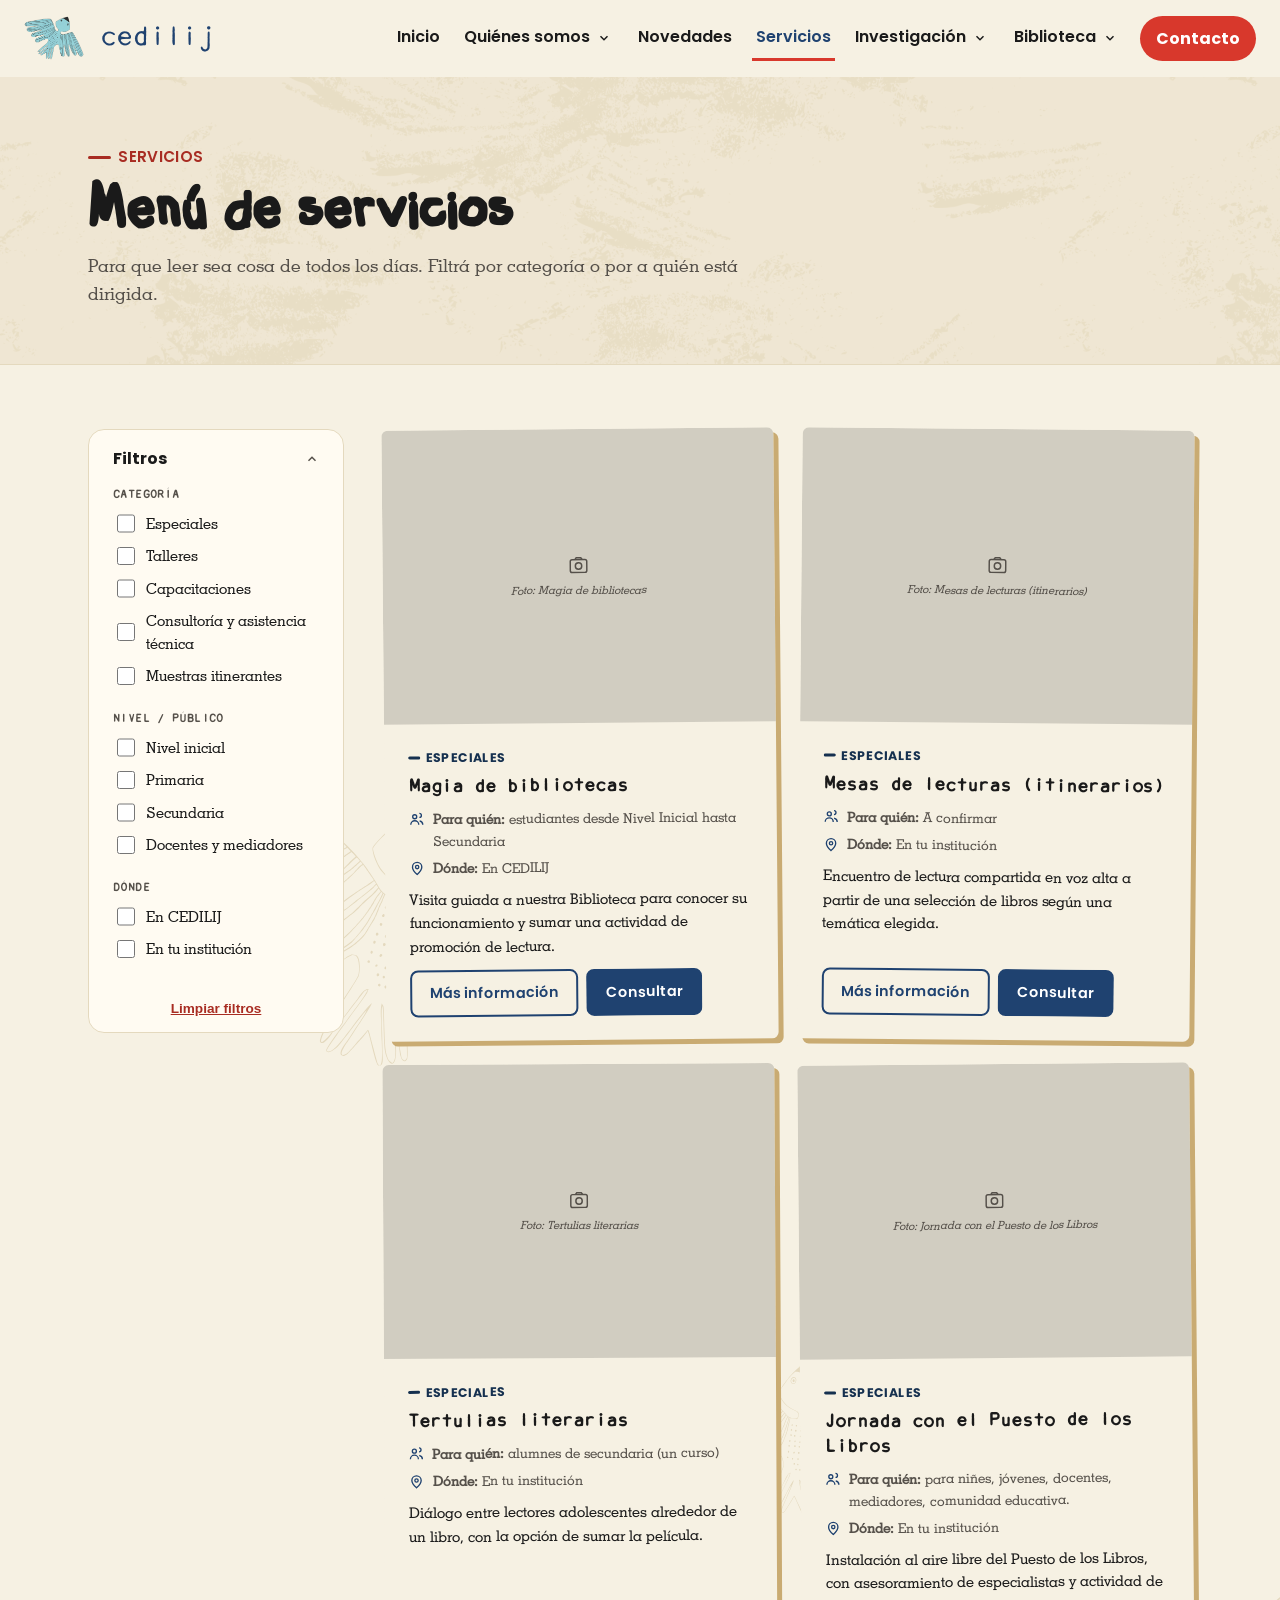
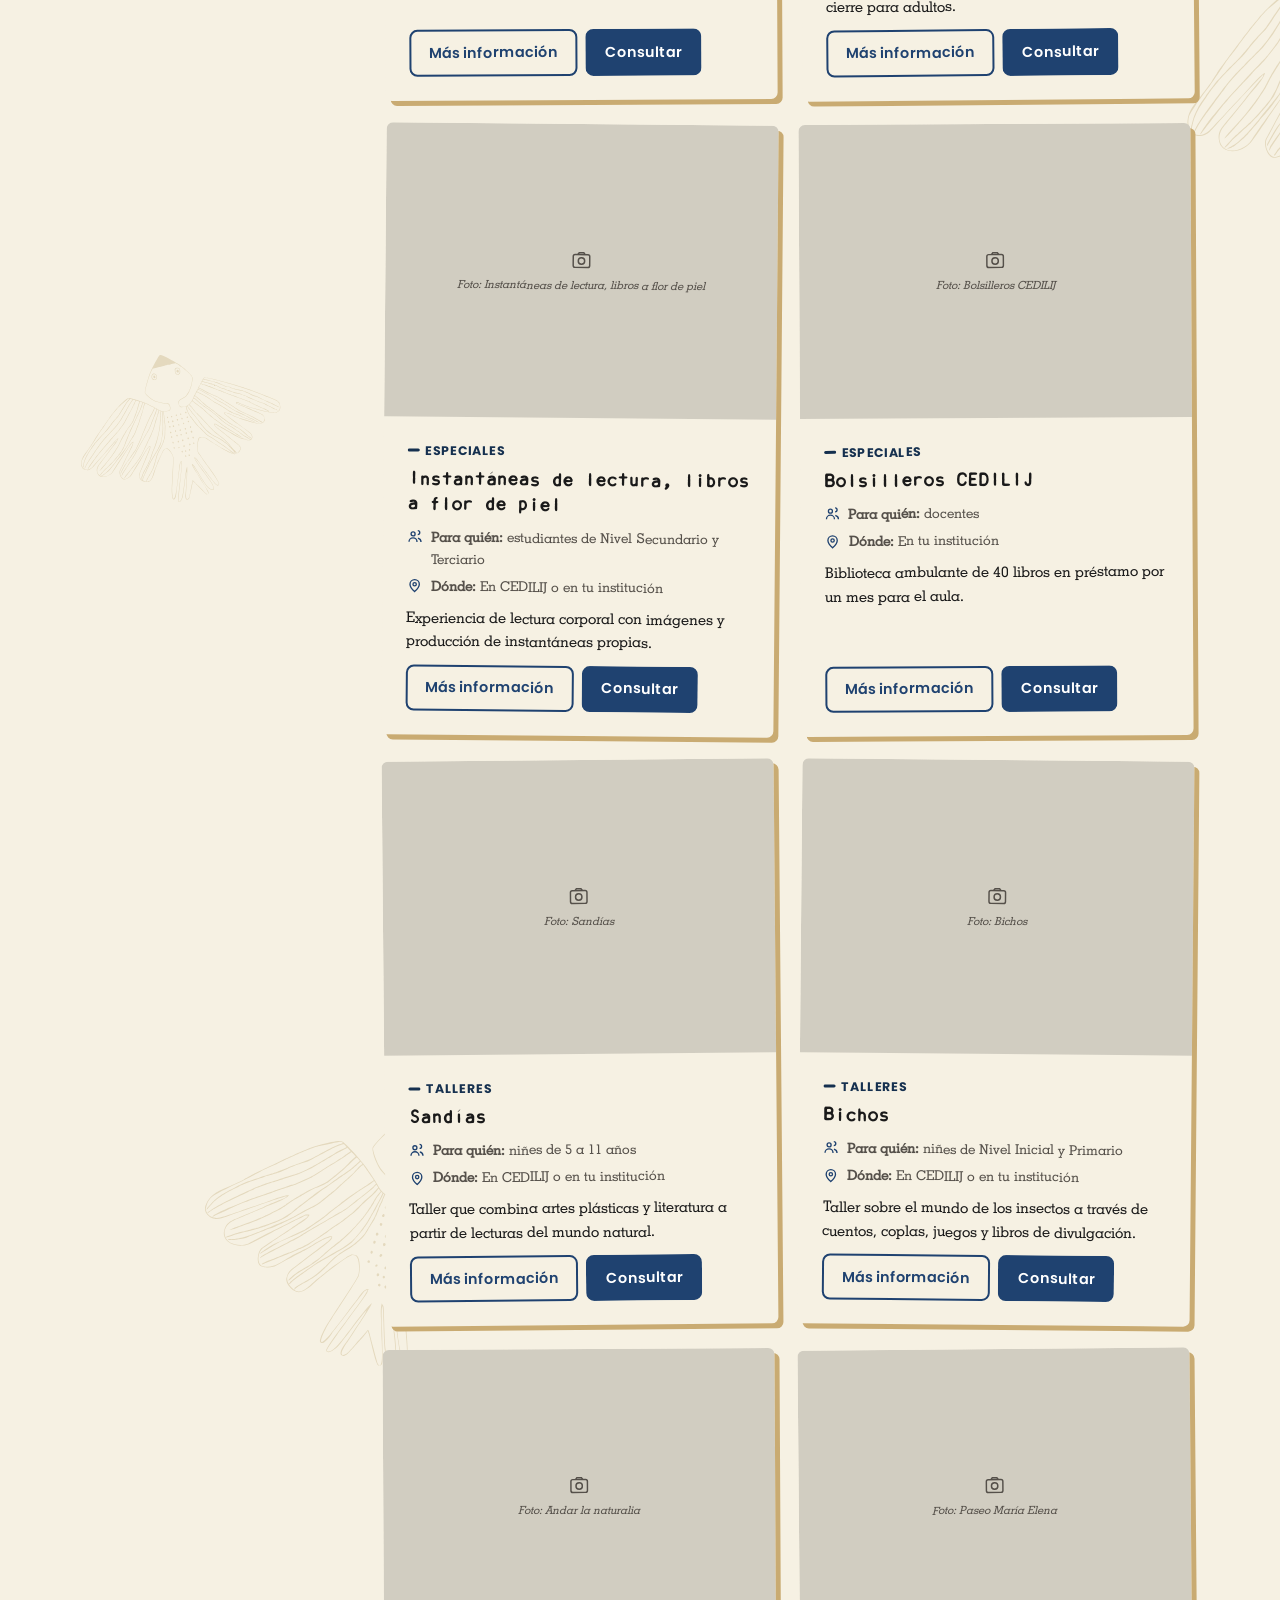
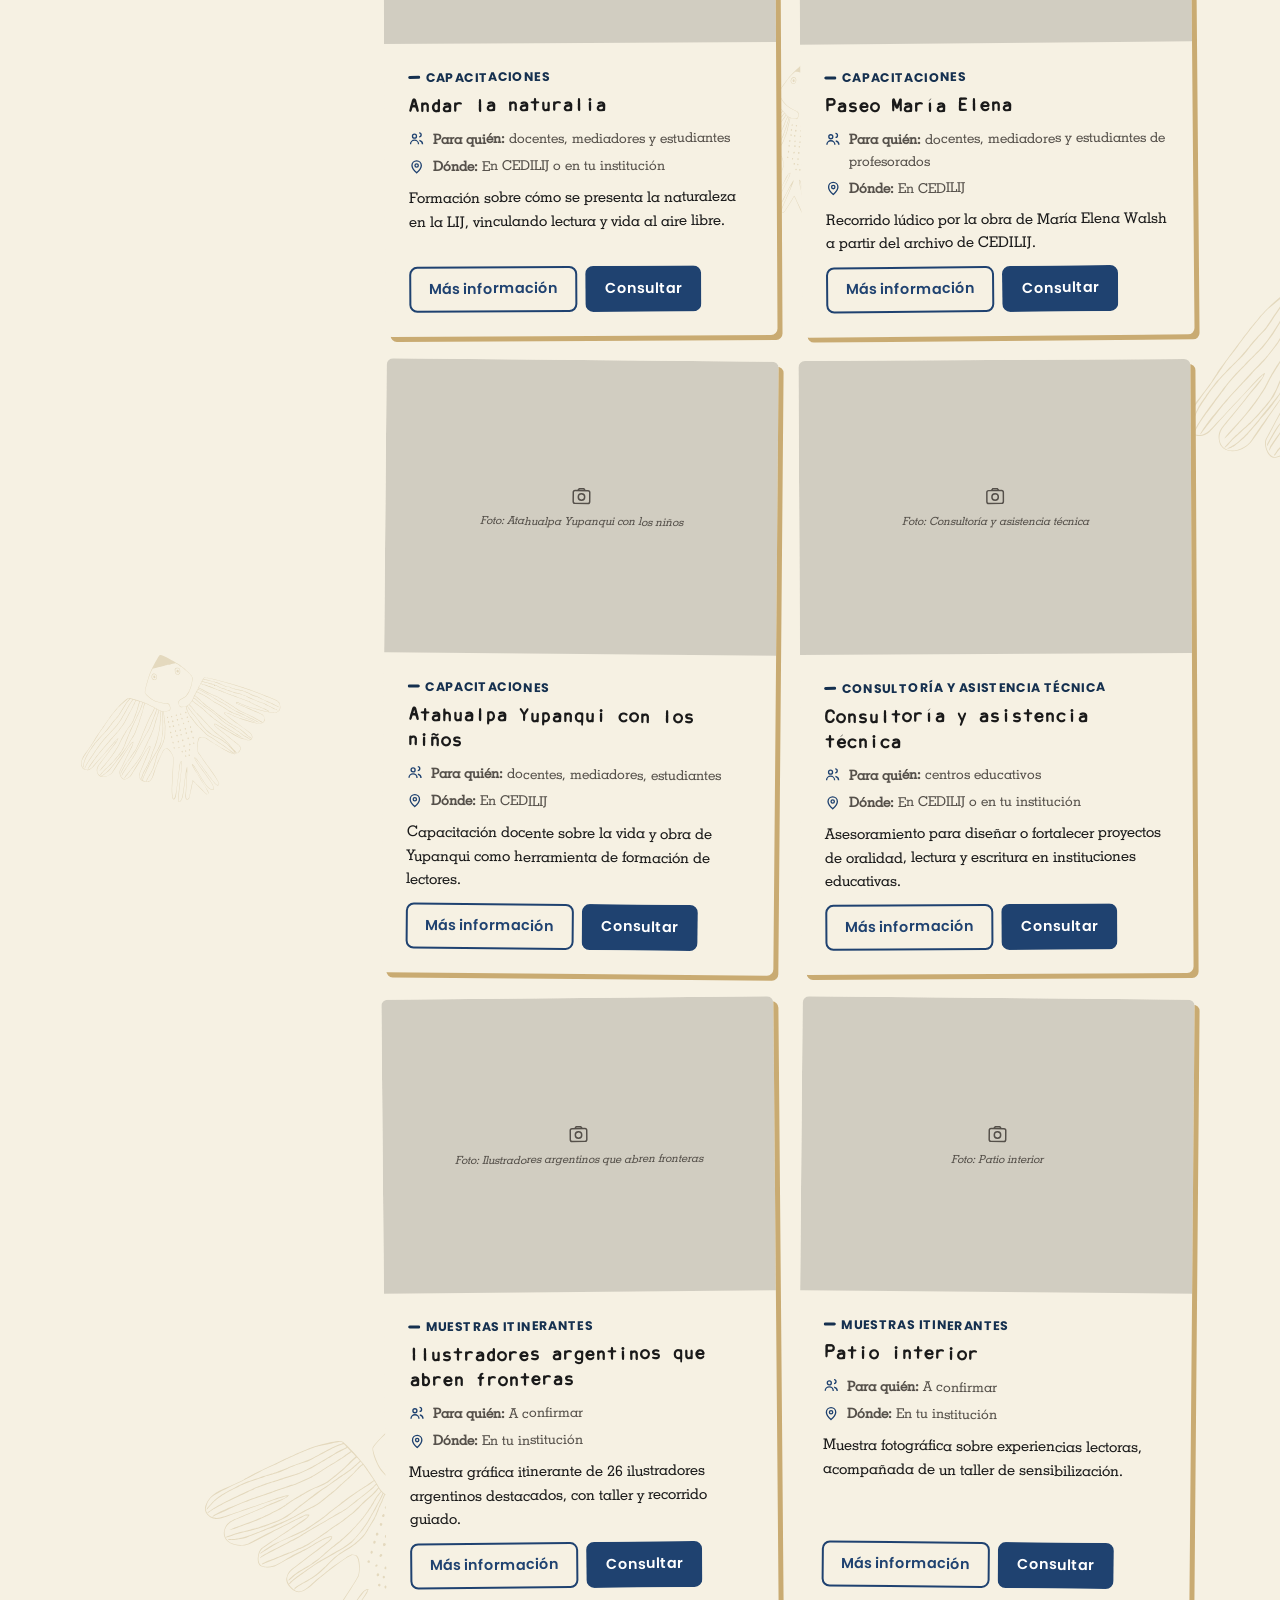
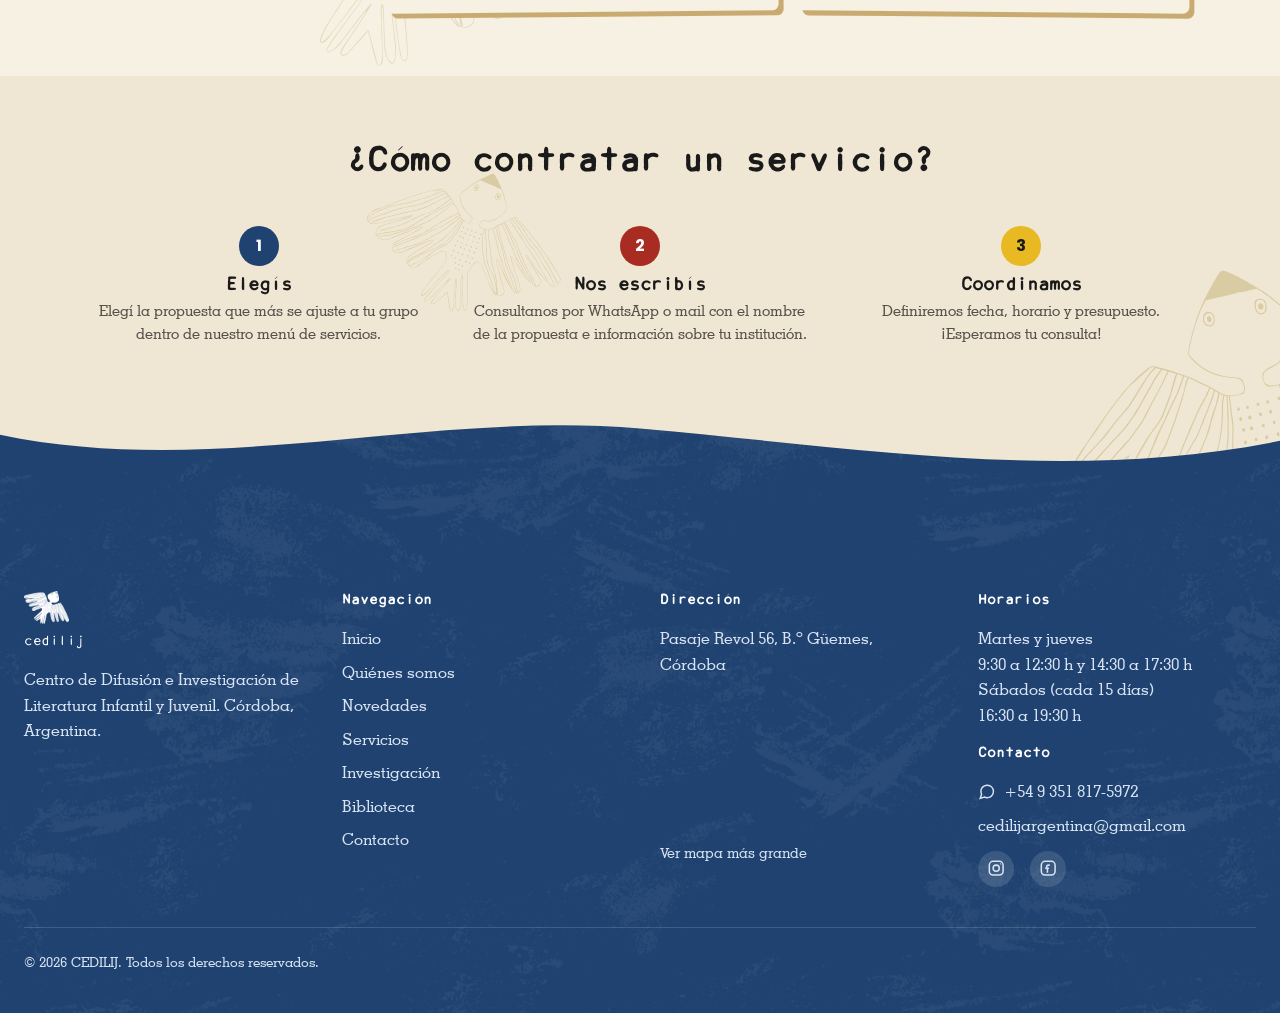
<file: servicios.html>
<!DOCTYPE html>
<html lang="es-AR">
<head>
  <meta charset="UTF-8">
  <meta name="viewport" content="width=device-width, initial-scale=1.0">
  <title>Servicios — CEDILIJ</title>
  <meta name="description" content="Talleres de lectura y escritura, narración oral, jornadas y actividades de promoción de lectura para infancias y juventudes en CEDILIJ.">
  <link rel="canonical" href="https://cedilij.com.ar/servicios.html">

  <meta property="og:type" content="website">
  <meta property="og:site_name" content="CEDILIJ">
  <meta property="og:locale" content="es_AR">
  <meta property="og:url" content="https://cedilij.com.ar/servicios.html">
  <meta property="og:title" content="Servicios — CEDILIJ">
  <meta property="og:description" content="Talleres de lectura y escritura, narración oral, jornadas y actividades de promoción de lectura para infancias y juventudes en CEDILIJ.">
  <meta property="og:image" content="https://cedilij.com.ar/assets/img/og-image.jpg">
  <meta property="og:image:width" content="1200">
  <meta property="og:image:height" content="630">

  <meta name="twitter:card" content="summary_large_image">
  <meta name="twitter:title" content="Servicios — CEDILIJ">
  <meta name="twitter:description" content="Talleres de lectura y escritura, narración oral, jornadas y actividades de promoción de lectura para infancias y juventudes en CEDILIJ.">
  <meta name="twitter:image" content="https://cedilij.com.ar/assets/img/og-image.jpg">
  <link rel="icon" type="image/png" href="assets/img/logo-cedilij-favicon.png">
  <link rel="preconnect" href="https://fonts.googleapis.com">
  <link rel="preconnect" href="https://fonts.gstatic.com" crossorigin>
  <link href="https://fonts.googleapis.com/css2?family=Baloo+2:wght@600;700;800&family=Poppins:wght@500;600;700;800&family=Inter:wght@400;500;600;700&display=swap" rel="stylesheet">
  <link rel="stylesheet" href="assets/css/styles.css">
</head>
<body>
  <a class="skip-link" href="#contenido">Saltar al contenido principal</a>

  <header class="site-header">
    <div class="nav-bar">
      <a class="brand" href="index.html">
        <img src="assets/img/logo-cedilij.png" alt="" width="55" height="40">
        <span class="brand-text">
          <strong>cedilij</strong>
        </span>
      </a>
      <button class="nav-toggle" type="button" aria-expanded="false" aria-controls="nav-menu" aria-label="Abrir menú de navegación">
        <svg viewBox="0 0 24 24" fill="none" stroke="currentColor" stroke-width="2" aria-hidden="true">
          <path d="M3 6h18M3 12h18M3 18h18"/>
        </svg>
      </button>
      <nav class="nav-menu" id="nav-menu" aria-label="Principal">
        <a href="index.html">Inicio</a>
        <div class="nav-dropdown">
          <a href="quienes-somos.html" class="nav-dropdown-link">Quiénes somos</a>
          <button type="button" class="nav-dropdown-toggle" aria-expanded="false" aria-controls="nav-submenu-quienes-somos" aria-label="Mostrar submenú de Quiénes somos">
            <svg width="14" height="14" viewBox="0 0 24 24" fill="none" stroke="currentColor" stroke-width="2.5" aria-hidden="true"><path d="M6 9l6 6 6-6"/></svg>
          </button>
          <ul class="nav-submenu" id="nav-submenu-quienes-somos">
            <li><a href="quienes-somos.html">Nuestra historia</a></li>
            <li><a href="equipo.html">Equipo CEDILIJ</a></li>
            <li><a href="distinciones.html">Distinciones</a></li>
          </ul>
        </div>
        <a href="novedades.html">Novedades</a>
        <a href="servicios.html" aria-current="page">Servicios</a>
        <div class="nav-dropdown">
          <a href="investigacion.html" class="nav-dropdown-link">Investigación</a>
          <button type="button" class="nav-dropdown-toggle" aria-expanded="false" aria-controls="nav-submenu-investigacion" aria-label="Mostrar submenú de Investigación">
            <svg width="14" height="14" viewBox="0 0 24 24" fill="none" stroke="currentColor" stroke-width="2.5" aria-hidden="true"><path d="M6 9l6 6 6-6"/></svg>
          </button>
          <ul class="nav-submenu" id="nav-submenu-investigacion">
            <li><a href="investigacion.html">Revista Piedra Libre</a></li>
            <li><a href="publicaciones-especiales.html">Publicaciones especiales</a></li>
            <li><a href="articulos-academicos.html">Artículos académicos</a></li>
          </ul>
        </div>
        <div class="nav-dropdown">
          <a href="biblioteca.html" class="nav-dropdown-link">Biblioteca</a>
          <button type="button" class="nav-dropdown-toggle" aria-expanded="false" aria-controls="nav-submenu-biblioteca" aria-label="Mostrar submenú de Biblioteca">
            <svg width="14" height="14" viewBox="0 0 24 24" fill="none" stroke="currentColor" stroke-width="2.5" aria-hidden="true"><path d="M6 9l6 6 6-6"/></svg>
          </button>
          <ul class="nav-submenu" id="nav-submenu-biblioteca">
            <li><a href="biblioteca.html#servicios-bibliotecarios">Servicios bibliotecarios</a></li>
            <li><a href="biblioteca.html#asociate">Asociate</a></li>
            <li><a href="https://cedilij.puntobiblio.com/" target="_blank" rel="noopener noreferrer" class="nav-submenu-external">Catálogo<svg width="12" height="12" viewBox="0 0 24 24" fill="none" stroke="currentColor" stroke-width="2.5" aria-hidden="true"><path d="M18 13v6a2 2 0 0 1-2 2H5a2 2 0 0 1-2-2V8a2 2 0 0 1 2-2h6"/><path d="M15 3h6v6"/><path d="M10 14 21 3"/></svg><span class="visually-hidden"> (se abre en una pestaña nueva)</span></a></li>
          </ul>
        </div>
        <a href="contacto.html" class="nav-catalog-btn">Contacto</a>
      </nav>
    </div>
  </header>

  <main id="contenido">
    <section class="page-hero">
      <div class="container">
        <span class="eyebrow">Servicios</span>
        <h1>Menú de servicios</h1>
        <p>Para que leer sea cosa de todos los días. Filtrá por categoría o por a quién está dirigida.</p>
      </div>
    </section>

    <section>
      <div class="container">
        <div class="service-layout">
          <aside class="service-filter-sidebar">
            <details class="service-filter-toggle" open>
              <summary>Filtros<svg class="service-filter-chevron" width="14" height="14" viewBox="0 0 24 24" fill="none" stroke="currentColor" stroke-width="2.5" aria-hidden="true"><path d="M6 9l6 6 6-6"/></svg></summary>
              <div class="service-filter-groups">
                <div class="service-filter-group">
                  <h3>Categoría</h3>
                  <ul>
              <li><input type="checkbox" id="filtro-cat-especiales" data-filter-categoria="Especiales"><label for="filtro-cat-especiales">Especiales</label></li>
              <li><input type="checkbox" id="filtro-cat-talleres" data-filter-categoria="Talleres"><label for="filtro-cat-talleres">Talleres</label></li>
              <li><input type="checkbox" id="filtro-cat-capacitaciones" data-filter-categoria="Capacitaciones"><label for="filtro-cat-capacitaciones">Capacitaciones</label></li>
              <li><input type="checkbox" id="filtro-cat-consultoria-y-asistencia-tecnica" data-filter-categoria="Consultoría y asistencia técnica"><label for="filtro-cat-consultoria-y-asistencia-tecnica">Consultoría y asistencia técnica</label></li>
              <li><input type="checkbox" id="filtro-cat-muestras-itinerantes" data-filter-categoria="Muestras itinerantes"><label for="filtro-cat-muestras-itinerantes">Muestras itinerantes</label></li>
                  </ul>
                </div>
                <div class="service-filter-group">
                  <h3>Nivel / público</h3>
                  <ul>
              <li><input type="checkbox" id="filtro-nivel-nivel-inicial" data-filter-nivel="Nivel inicial"><label for="filtro-nivel-nivel-inicial">Nivel inicial</label></li>
              <li><input type="checkbox" id="filtro-nivel-primaria" data-filter-nivel="Primaria"><label for="filtro-nivel-primaria">Primaria</label></li>
              <li><input type="checkbox" id="filtro-nivel-secundaria" data-filter-nivel="Secundaria"><label for="filtro-nivel-secundaria">Secundaria</label></li>
              <li><input type="checkbox" id="filtro-nivel-docentes-y-mediadores" data-filter-nivel="Docentes y mediadores"><label for="filtro-nivel-docentes-y-mediadores">Docentes y mediadores</label></li>
                  </ul>
                </div>
                <div class="service-filter-group">
                  <h3>Dónde</h3>
                  <ul>
              <li><input type="checkbox" id="filtro-donde-en-cedilij" data-filter-donde="En CEDILIJ"><label for="filtro-donde-en-cedilij">En CEDILIJ</label></li>
              <li><input type="checkbox" id="filtro-donde-en-tu-institucion" data-filter-donde="En tu institución"><label for="filtro-donde-en-tu-institucion">En tu institución</label></li>
                  </ul>
                </div>
                <button type="button" class="service-filter-clear">Limpiar filtros</button>
              </div>
            </details>
          </aside>

          <div class="service-grid-wrap">
            <p class="service-empty" hidden>No hay propuestas para estos filtros. <button type="button" class="service-filter-clear">Limpiar filtros</button></p>
            <div class="service-grid">
          <article class="service-card" data-categoria="Especiales" data-nivel="Nivel inicial|Primaria|Secundaria" data-donde="En CEDILIJ" data-animate>
            <div class="service-card-media pillar-media--placeholder" aria-hidden="true">
              <svg width="22" height="22" viewBox="0 0 24 24" fill="none" stroke="currentColor" stroke-width="1.6" aria-hidden="true"><rect x="3" y="5" width="18" height="14" rx="2"/><circle cx="12" cy="12" r="3.5"/><path d="M8 5l1.5-2h5L16 5"/></svg>
              <span>Foto: Magia de bibliotecas</span>
            </div>
            <div class="service-card-body">
              <span class="news-tag">Especiales</span>
              <h3>Magia de bibliotecas</h3>
              <ul class="service-card-meta">
              <li><svg width="16" height="16" viewBox="0 0 24 24" fill="none" stroke="currentColor" stroke-width="2" aria-hidden="true"><circle cx="9" cy="8" r="3"/><path d="M3 20c0-3.3 2.7-6 6-6s6 2.7 6 6"/><path d="M16 9c1.7 0 3-1.3 3-3s-1.3-3-3-3"/><path d="M21 20c0-2.8-2-5.1-4.7-5.8"/></svg><span><strong>Para quién:</strong> estudiantes desde Nivel Inicial hasta Secundaria</span></li>
              <li><svg width="16" height="16" viewBox="0 0 24 24" fill="none" stroke="currentColor" stroke-width="2" aria-hidden="true"><path d="M12 21s7-6.1 7-11a7 7 0 0 0-14 0c0 4.9 7 11 7 11z"/><circle cx="12" cy="10" r="2.5"/></svg><span><strong>Dónde:</strong> En CEDILIJ</span></li>
              </ul>
              <p class="service-card-resumen">Visita guiada a nuestra Biblioteca para conocer su funcionamiento y sumar una actividad de promoción de lectura.</p>
              <div class="service-card-actions">
                <button type="button" class="btn btn-outline" data-open-dialog="dialog-magia-de-bibliotecas">Más información</button>
                <a class="btn btn-primary" href="https://wa.me/5493518175972?text=Hola!%20Quiero%20consultar%20por%20la%20propuesta%20%22Magia%20de%20bibliotecas%22." target="_blank" rel="noopener noreferrer">Consultar<span class="visually-hidden"> (se abre en una pestaña nueva)</span></a>
              </div>
            </div>
          </article>

          <article class="service-card" data-categoria="Especiales" data-nivel="" data-donde="En tu institución" data-animate>
            <div class="service-card-media pillar-media--placeholder" aria-hidden="true">
              <svg width="22" height="22" viewBox="0 0 24 24" fill="none" stroke="currentColor" stroke-width="1.6" aria-hidden="true"><rect x="3" y="5" width="18" height="14" rx="2"/><circle cx="12" cy="12" r="3.5"/><path d="M8 5l1.5-2h5L16 5"/></svg>
              <span>Foto: Mesas de lecturas (itinerarios)</span>
            </div>
            <div class="service-card-body">
              <span class="news-tag">Especiales</span>
              <h3>Mesas de lecturas (itinerarios)</h3>
              <ul class="service-card-meta">
              <li><svg width="16" height="16" viewBox="0 0 24 24" fill="none" stroke="currentColor" stroke-width="2" aria-hidden="true"><circle cx="9" cy="8" r="3"/><path d="M3 20c0-3.3 2.7-6 6-6s6 2.7 6 6"/><path d="M16 9c1.7 0 3-1.3 3-3s-1.3-3-3-3"/><path d="M21 20c0-2.8-2-5.1-4.7-5.8"/></svg><span><strong>Para quién:</strong> A confirmar</span></li>
              <li><svg width="16" height="16" viewBox="0 0 24 24" fill="none" stroke="currentColor" stroke-width="2" aria-hidden="true"><path d="M12 21s7-6.1 7-11a7 7 0 0 0-14 0c0 4.9 7 11 7 11z"/><circle cx="12" cy="10" r="2.5"/></svg><span><strong>Dónde:</strong> En tu institución</span></li>
              </ul>
              <p class="service-card-resumen">Encuentro de lectura compartida en voz alta a partir de una selección de libros según una temática elegida.</p>
              <div class="service-card-actions">
                <button type="button" class="btn btn-outline" data-open-dialog="dialog-mesas-de-lecturas-itinerarios">Más información</button>
                <a class="btn btn-primary" href="https://wa.me/5493518175972?text=Hola!%20Quiero%20consultar%20por%20la%20propuesta%20%22Mesas%20de%20lecturas%20(itinerarios)%22." target="_blank" rel="noopener noreferrer">Consultar<span class="visually-hidden"> (se abre en una pestaña nueva)</span></a>
              </div>
            </div>
          </article>

          <article class="service-card" data-categoria="Especiales" data-nivel="Secundaria" data-donde="En tu institución" data-animate>
            <div class="service-card-media pillar-media--placeholder" aria-hidden="true">
              <svg width="22" height="22" viewBox="0 0 24 24" fill="none" stroke="currentColor" stroke-width="1.6" aria-hidden="true"><rect x="3" y="5" width="18" height="14" rx="2"/><circle cx="12" cy="12" r="3.5"/><path d="M8 5l1.5-2h5L16 5"/></svg>
              <span>Foto: Tertulias literarias</span>
            </div>
            <div class="service-card-body">
              <span class="news-tag">Especiales</span>
              <h3>Tertulias literarias</h3>
              <ul class="service-card-meta">
              <li><svg width="16" height="16" viewBox="0 0 24 24" fill="none" stroke="currentColor" stroke-width="2" aria-hidden="true"><circle cx="9" cy="8" r="3"/><path d="M3 20c0-3.3 2.7-6 6-6s6 2.7 6 6"/><path d="M16 9c1.7 0 3-1.3 3-3s-1.3-3-3-3"/><path d="M21 20c0-2.8-2-5.1-4.7-5.8"/></svg><span><strong>Para quién:</strong> alumnes de secundaria (un curso)</span></li>
              <li><svg width="16" height="16" viewBox="0 0 24 24" fill="none" stroke="currentColor" stroke-width="2" aria-hidden="true"><path d="M12 21s7-6.1 7-11a7 7 0 0 0-14 0c0 4.9 7 11 7 11z"/><circle cx="12" cy="10" r="2.5"/></svg><span><strong>Dónde:</strong> En tu institución</span></li>
              </ul>
              <p class="service-card-resumen">Diálogo entre lectores adolescentes alrededor de un libro, con la opción de sumar la película.</p>
              <div class="service-card-actions">
                <button type="button" class="btn btn-outline" data-open-dialog="dialog-tertulias-literarias">Más información</button>
                <a class="btn btn-primary" href="https://wa.me/5493518175972?text=Hola!%20Quiero%20consultar%20por%20la%20propuesta%20%22Tertulias%20literarias%22." target="_blank" rel="noopener noreferrer">Consultar<span class="visually-hidden"> (se abre en una pestaña nueva)</span></a>
              </div>
            </div>
          </article>

          <article class="service-card" data-categoria="Especiales" data-nivel="Nivel inicial|Primaria|Secundaria|Docentes y mediadores" data-donde="En tu institución" data-animate>
            <div class="service-card-media pillar-media--placeholder" aria-hidden="true">
              <svg width="22" height="22" viewBox="0 0 24 24" fill="none" stroke="currentColor" stroke-width="1.6" aria-hidden="true"><rect x="3" y="5" width="18" height="14" rx="2"/><circle cx="12" cy="12" r="3.5"/><path d="M8 5l1.5-2h5L16 5"/></svg>
              <span>Foto: Jornada con el Puesto de los Libros</span>
            </div>
            <div class="service-card-body">
              <span class="news-tag">Especiales</span>
              <h3>Jornada con el Puesto de los Libros</h3>
              <ul class="service-card-meta">
              <li><svg width="16" height="16" viewBox="0 0 24 24" fill="none" stroke="currentColor" stroke-width="2" aria-hidden="true"><circle cx="9" cy="8" r="3"/><path d="M3 20c0-3.3 2.7-6 6-6s6 2.7 6 6"/><path d="M16 9c1.7 0 3-1.3 3-3s-1.3-3-3-3"/><path d="M21 20c0-2.8-2-5.1-4.7-5.8"/></svg><span><strong>Para quién:</strong> para niñes, jóvenes, docentes, mediadores, comunidad educativa.</span></li>
              <li><svg width="16" height="16" viewBox="0 0 24 24" fill="none" stroke="currentColor" stroke-width="2" aria-hidden="true"><path d="M12 21s7-6.1 7-11a7 7 0 0 0-14 0c0 4.9 7 11 7 11z"/><circle cx="12" cy="10" r="2.5"/></svg><span><strong>Dónde:</strong> En tu institución</span></li>
              </ul>
              <p class="service-card-resumen">Instalación al aire libre del Puesto de los Libros, con asesoramiento de especialistas y actividad de cierre para adultos.</p>
              <div class="service-card-actions">
                <button type="button" class="btn btn-outline" data-open-dialog="dialog-jornada-con-el-puesto-de-los-libros">Más información</button>
                <a class="btn btn-primary" href="https://wa.me/5493518175972?text=Hola!%20Quiero%20consultar%20por%20la%20propuesta%20%22Jornada%20con%20el%20Puesto%20de%20los%20Libros%22." target="_blank" rel="noopener noreferrer">Consultar<span class="visually-hidden"> (se abre en una pestaña nueva)</span></a>
              </div>
            </div>
          </article>

          <article class="service-card" data-categoria="Especiales" data-nivel="Secundaria|Docentes y mediadores" data-donde="En CEDILIJ|En tu institución" data-animate>
            <div class="service-card-media pillar-media--placeholder" aria-hidden="true">
              <svg width="22" height="22" viewBox="0 0 24 24" fill="none" stroke="currentColor" stroke-width="1.6" aria-hidden="true"><rect x="3" y="5" width="18" height="14" rx="2"/><circle cx="12" cy="12" r="3.5"/><path d="M8 5l1.5-2h5L16 5"/></svg>
              <span>Foto: Instantáneas de lectura, libros a flor de piel</span>
            </div>
            <div class="service-card-body">
              <span class="news-tag">Especiales</span>
              <h3>Instantáneas de lectura, libros a flor de piel</h3>
              <ul class="service-card-meta">
              <li><svg width="16" height="16" viewBox="0 0 24 24" fill="none" stroke="currentColor" stroke-width="2" aria-hidden="true"><circle cx="9" cy="8" r="3"/><path d="M3 20c0-3.3 2.7-6 6-6s6 2.7 6 6"/><path d="M16 9c1.7 0 3-1.3 3-3s-1.3-3-3-3"/><path d="M21 20c0-2.8-2-5.1-4.7-5.8"/></svg><span><strong>Para quién:</strong> estudiantes de Nivel Secundario y Terciario</span></li>
              <li><svg width="16" height="16" viewBox="0 0 24 24" fill="none" stroke="currentColor" stroke-width="2" aria-hidden="true"><path d="M12 21s7-6.1 7-11a7 7 0 0 0-14 0c0 4.9 7 11 7 11z"/><circle cx="12" cy="10" r="2.5"/></svg><span><strong>Dónde:</strong> En CEDILIJ o en tu institución</span></li>
              </ul>
              <p class="service-card-resumen">Experiencia de lectura corporal con imágenes y producción de instantáneas propias.</p>
              <div class="service-card-actions">
                <button type="button" class="btn btn-outline" data-open-dialog="dialog-instantaneas-de-lectura-libros-a-flor-de-piel">Más información</button>
                <a class="btn btn-primary" href="https://wa.me/5493518175972?text=Hola!%20Quiero%20consultar%20por%20la%20propuesta%20%22Instant%C3%A1neas%20de%20lectura%2C%20libros%20a%20flor%20de%20piel%22." target="_blank" rel="noopener noreferrer">Consultar<span class="visually-hidden"> (se abre en una pestaña nueva)</span></a>
              </div>
            </div>
          </article>

          <article class="service-card" data-categoria="Especiales" data-nivel="Docentes y mediadores" data-donde="En tu institución" data-animate>
            <div class="service-card-media pillar-media--placeholder" aria-hidden="true">
              <svg width="22" height="22" viewBox="0 0 24 24" fill="none" stroke="currentColor" stroke-width="1.6" aria-hidden="true"><rect x="3" y="5" width="18" height="14" rx="2"/><circle cx="12" cy="12" r="3.5"/><path d="M8 5l1.5-2h5L16 5"/></svg>
              <span>Foto: Bolsilleros CEDILIJ</span>
            </div>
            <div class="service-card-body">
              <span class="news-tag">Especiales</span>
              <h3>Bolsilleros CEDILIJ</h3>
              <ul class="service-card-meta">
              <li><svg width="16" height="16" viewBox="0 0 24 24" fill="none" stroke="currentColor" stroke-width="2" aria-hidden="true"><circle cx="9" cy="8" r="3"/><path d="M3 20c0-3.3 2.7-6 6-6s6 2.7 6 6"/><path d="M16 9c1.7 0 3-1.3 3-3s-1.3-3-3-3"/><path d="M21 20c0-2.8-2-5.1-4.7-5.8"/></svg><span><strong>Para quién:</strong> docentes</span></li>
              <li><svg width="16" height="16" viewBox="0 0 24 24" fill="none" stroke="currentColor" stroke-width="2" aria-hidden="true"><path d="M12 21s7-6.1 7-11a7 7 0 0 0-14 0c0 4.9 7 11 7 11z"/><circle cx="12" cy="10" r="2.5"/></svg><span><strong>Dónde:</strong> En tu institución</span></li>
              </ul>
              <p class="service-card-resumen">Biblioteca ambulante de 40 libros en préstamo por un mes para el aula.</p>
              <div class="service-card-actions">
                <button type="button" class="btn btn-outline" data-open-dialog="dialog-bolsilleros-cedilij">Más información</button>
                <a class="btn btn-primary" href="https://wa.me/5493518175972?text=Hola!%20Quiero%20consultar%20por%20la%20propuesta%20%22Bolsilleros%20CEDILIJ%22." target="_blank" rel="noopener noreferrer">Consultar<span class="visually-hidden"> (se abre en una pestaña nueva)</span></a>
              </div>
            </div>
          </article>

          <article class="service-card" data-categoria="Talleres" data-nivel="Nivel inicial|Primaria" data-donde="En CEDILIJ|En tu institución" data-animate>
            <div class="service-card-media pillar-media--placeholder" aria-hidden="true">
              <svg width="22" height="22" viewBox="0 0 24 24" fill="none" stroke="currentColor" stroke-width="1.6" aria-hidden="true"><rect x="3" y="5" width="18" height="14" rx="2"/><circle cx="12" cy="12" r="3.5"/><path d="M8 5l1.5-2h5L16 5"/></svg>
              <span>Foto: Sandías</span>
            </div>
            <div class="service-card-body">
              <span class="news-tag">Talleres</span>
              <h3>Sandías</h3>
              <ul class="service-card-meta">
              <li><svg width="16" height="16" viewBox="0 0 24 24" fill="none" stroke="currentColor" stroke-width="2" aria-hidden="true"><circle cx="9" cy="8" r="3"/><path d="M3 20c0-3.3 2.7-6 6-6s6 2.7 6 6"/><path d="M16 9c1.7 0 3-1.3 3-3s-1.3-3-3-3"/><path d="M21 20c0-2.8-2-5.1-4.7-5.8"/></svg><span><strong>Para quién:</strong> niñes de 5 a 11 años</span></li>
              <li><svg width="16" height="16" viewBox="0 0 24 24" fill="none" stroke="currentColor" stroke-width="2" aria-hidden="true"><path d="M12 21s7-6.1 7-11a7 7 0 0 0-14 0c0 4.9 7 11 7 11z"/><circle cx="12" cy="10" r="2.5"/></svg><span><strong>Dónde:</strong> En CEDILIJ o en tu institución</span></li>
              </ul>
              <p class="service-card-resumen">Taller que combina artes plásticas y literatura a partir de lecturas del mundo natural.</p>
              <div class="service-card-actions">
                <button type="button" class="btn btn-outline" data-open-dialog="dialog-sandias">Más información</button>
                <a class="btn btn-primary" href="https://wa.me/5493518175972?text=Hola!%20Quiero%20consultar%20por%20la%20propuesta%20%22Sand%C3%ADas%22." target="_blank" rel="noopener noreferrer">Consultar<span class="visually-hidden"> (se abre en una pestaña nueva)</span></a>
              </div>
            </div>
          </article>

          <article class="service-card" data-categoria="Talleres" data-nivel="Nivel inicial|Primaria" data-donde="En CEDILIJ|En tu institución" data-animate>
            <div class="service-card-media pillar-media--placeholder" aria-hidden="true">
              <svg width="22" height="22" viewBox="0 0 24 24" fill="none" stroke="currentColor" stroke-width="1.6" aria-hidden="true"><rect x="3" y="5" width="18" height="14" rx="2"/><circle cx="12" cy="12" r="3.5"/><path d="M8 5l1.5-2h5L16 5"/></svg>
              <span>Foto: Bichos</span>
            </div>
            <div class="service-card-body">
              <span class="news-tag">Talleres</span>
              <h3>Bichos</h3>
              <ul class="service-card-meta">
              <li><svg width="16" height="16" viewBox="0 0 24 24" fill="none" stroke="currentColor" stroke-width="2" aria-hidden="true"><circle cx="9" cy="8" r="3"/><path d="M3 20c0-3.3 2.7-6 6-6s6 2.7 6 6"/><path d="M16 9c1.7 0 3-1.3 3-3s-1.3-3-3-3"/><path d="M21 20c0-2.8-2-5.1-4.7-5.8"/></svg><span><strong>Para quién:</strong> niñes de Nivel Inicial y Primario</span></li>
              <li><svg width="16" height="16" viewBox="0 0 24 24" fill="none" stroke="currentColor" stroke-width="2" aria-hidden="true"><path d="M12 21s7-6.1 7-11a7 7 0 0 0-14 0c0 4.9 7 11 7 11z"/><circle cx="12" cy="10" r="2.5"/></svg><span><strong>Dónde:</strong> En CEDILIJ o en tu institución</span></li>
              </ul>
              <p class="service-card-resumen">Taller sobre el mundo de los insectos a través de cuentos, coplas, juegos y libros de divulgación.</p>
              <div class="service-card-actions">
                <button type="button" class="btn btn-outline" data-open-dialog="dialog-bichos">Más información</button>
                <a class="btn btn-primary" href="https://wa.me/5493518175972?text=Hola!%20Quiero%20consultar%20por%20la%20propuesta%20%22Bichos%22." target="_blank" rel="noopener noreferrer">Consultar<span class="visually-hidden"> (se abre en una pestaña nueva)</span></a>
              </div>
            </div>
          </article>

          <article class="service-card" data-categoria="Capacitaciones" data-nivel="Docentes y mediadores" data-donde="En CEDILIJ|En tu institución" data-animate>
            <div class="service-card-media pillar-media--placeholder" aria-hidden="true">
              <svg width="22" height="22" viewBox="0 0 24 24" fill="none" stroke="currentColor" stroke-width="1.6" aria-hidden="true"><rect x="3" y="5" width="18" height="14" rx="2"/><circle cx="12" cy="12" r="3.5"/><path d="M8 5l1.5-2h5L16 5"/></svg>
              <span>Foto: Andar la naturalia</span>
            </div>
            <div class="service-card-body">
              <span class="news-tag">Capacitaciones</span>
              <h3>Andar la naturalia</h3>
              <ul class="service-card-meta">
              <li><svg width="16" height="16" viewBox="0 0 24 24" fill="none" stroke="currentColor" stroke-width="2" aria-hidden="true"><circle cx="9" cy="8" r="3"/><path d="M3 20c0-3.3 2.7-6 6-6s6 2.7 6 6"/><path d="M16 9c1.7 0 3-1.3 3-3s-1.3-3-3-3"/><path d="M21 20c0-2.8-2-5.1-4.7-5.8"/></svg><span><strong>Para quién:</strong> docentes, mediadores y estudiantes</span></li>
              <li><svg width="16" height="16" viewBox="0 0 24 24" fill="none" stroke="currentColor" stroke-width="2" aria-hidden="true"><path d="M12 21s7-6.1 7-11a7 7 0 0 0-14 0c0 4.9 7 11 7 11z"/><circle cx="12" cy="10" r="2.5"/></svg><span><strong>Dónde:</strong> En CEDILIJ o en tu institución</span></li>
              </ul>
              <p class="service-card-resumen">Formación sobre cómo se presenta la naturaleza en la LIJ, vinculando lectura y vida al aire libre.</p>
              <div class="service-card-actions">
                <button type="button" class="btn btn-outline" data-open-dialog="dialog-andar-la-naturalia">Más información</button>
                <a class="btn btn-primary" href="https://wa.me/5493518175972?text=Hola!%20Quiero%20consultar%20por%20la%20propuesta%20%22Andar%20la%20naturalia%22." target="_blank" rel="noopener noreferrer">Consultar<span class="visually-hidden"> (se abre en una pestaña nueva)</span></a>
              </div>
            </div>
          </article>

          <article class="service-card" data-categoria="Capacitaciones" data-nivel="Docentes y mediadores" data-donde="En CEDILIJ" data-animate>
            <div class="service-card-media pillar-media--placeholder" aria-hidden="true">
              <svg width="22" height="22" viewBox="0 0 24 24" fill="none" stroke="currentColor" stroke-width="1.6" aria-hidden="true"><rect x="3" y="5" width="18" height="14" rx="2"/><circle cx="12" cy="12" r="3.5"/><path d="M8 5l1.5-2h5L16 5"/></svg>
              <span>Foto: Paseo María Elena</span>
            </div>
            <div class="service-card-body">
              <span class="news-tag">Capacitaciones</span>
              <h3>Paseo María Elena</h3>
              <ul class="service-card-meta">
              <li><svg width="16" height="16" viewBox="0 0 24 24" fill="none" stroke="currentColor" stroke-width="2" aria-hidden="true"><circle cx="9" cy="8" r="3"/><path d="M3 20c0-3.3 2.7-6 6-6s6 2.7 6 6"/><path d="M16 9c1.7 0 3-1.3 3-3s-1.3-3-3-3"/><path d="M21 20c0-2.8-2-5.1-4.7-5.8"/></svg><span><strong>Para quién:</strong> docentes, mediadores y estudiantes de profesorados</span></li>
              <li><svg width="16" height="16" viewBox="0 0 24 24" fill="none" stroke="currentColor" stroke-width="2" aria-hidden="true"><path d="M12 21s7-6.1 7-11a7 7 0 0 0-14 0c0 4.9 7 11 7 11z"/><circle cx="12" cy="10" r="2.5"/></svg><span><strong>Dónde:</strong> En CEDILIJ</span></li>
              </ul>
              <p class="service-card-resumen">Recorrido lúdico por la obra de María Elena Walsh a partir del archivo de CEDILIJ.</p>
              <div class="service-card-actions">
                <button type="button" class="btn btn-outline" data-open-dialog="dialog-paseo-maria-elena">Más información</button>
                <a class="btn btn-primary" href="https://wa.me/5493518175972?text=Hola!%20Quiero%20consultar%20por%20la%20propuesta%20%22Paseo%20Mar%C3%ADa%20Elena%22." target="_blank" rel="noopener noreferrer">Consultar<span class="visually-hidden"> (se abre en una pestaña nueva)</span></a>
              </div>
            </div>
          </article>

          <article class="service-card" data-categoria="Capacitaciones" data-nivel="Docentes y mediadores" data-donde="En CEDILIJ" data-animate>
            <div class="service-card-media pillar-media--placeholder" aria-hidden="true">
              <svg width="22" height="22" viewBox="0 0 24 24" fill="none" stroke="currentColor" stroke-width="1.6" aria-hidden="true"><rect x="3" y="5" width="18" height="14" rx="2"/><circle cx="12" cy="12" r="3.5"/><path d="M8 5l1.5-2h5L16 5"/></svg>
              <span>Foto: Atahualpa Yupanqui con los niños</span>
            </div>
            <div class="service-card-body">
              <span class="news-tag">Capacitaciones</span>
              <h3>Atahualpa Yupanqui con los niños</h3>
              <ul class="service-card-meta">
              <li><svg width="16" height="16" viewBox="0 0 24 24" fill="none" stroke="currentColor" stroke-width="2" aria-hidden="true"><circle cx="9" cy="8" r="3"/><path d="M3 20c0-3.3 2.7-6 6-6s6 2.7 6 6"/><path d="M16 9c1.7 0 3-1.3 3-3s-1.3-3-3-3"/><path d="M21 20c0-2.8-2-5.1-4.7-5.8"/></svg><span><strong>Para quién:</strong> docentes, mediadores, estudiantes</span></li>
              <li><svg width="16" height="16" viewBox="0 0 24 24" fill="none" stroke="currentColor" stroke-width="2" aria-hidden="true"><path d="M12 21s7-6.1 7-11a7 7 0 0 0-14 0c0 4.9 7 11 7 11z"/><circle cx="12" cy="10" r="2.5"/></svg><span><strong>Dónde:</strong> En CEDILIJ</span></li>
              </ul>
              <p class="service-card-resumen">Capacitación docente sobre la vida y obra de Yupanqui como herramienta de formación de lectores.</p>
              <div class="service-card-actions">
                <button type="button" class="btn btn-outline" data-open-dialog="dialog-atahualpa-yupanqui-con-los-ninos">Más información</button>
                <a class="btn btn-primary" href="https://wa.me/5493518175972?text=Hola!%20Quiero%20consultar%20por%20la%20propuesta%20%22Atahualpa%20Yupanqui%20con%20los%20ni%C3%B1os%22." target="_blank" rel="noopener noreferrer">Consultar<span class="visually-hidden"> (se abre en una pestaña nueva)</span></a>
              </div>
            </div>
          </article>

          <article class="service-card" data-categoria="Consultoría y asistencia técnica" data-nivel="" data-donde="En CEDILIJ|En tu institución" data-animate>
            <div class="service-card-media pillar-media--placeholder" aria-hidden="true">
              <svg width="22" height="22" viewBox="0 0 24 24" fill="none" stroke="currentColor" stroke-width="1.6" aria-hidden="true"><rect x="3" y="5" width="18" height="14" rx="2"/><circle cx="12" cy="12" r="3.5"/><path d="M8 5l1.5-2h5L16 5"/></svg>
              <span>Foto: Consultoría y asistencia técnica</span>
            </div>
            <div class="service-card-body">
              <span class="news-tag">Consultoría y asistencia técnica</span>
              <h3>Consultoría y asistencia técnica</h3>
              <ul class="service-card-meta">
              <li><svg width="16" height="16" viewBox="0 0 24 24" fill="none" stroke="currentColor" stroke-width="2" aria-hidden="true"><circle cx="9" cy="8" r="3"/><path d="M3 20c0-3.3 2.7-6 6-6s6 2.7 6 6"/><path d="M16 9c1.7 0 3-1.3 3-3s-1.3-3-3-3"/><path d="M21 20c0-2.8-2-5.1-4.7-5.8"/></svg><span><strong>Para quién:</strong> centros educativos</span></li>
              <li><svg width="16" height="16" viewBox="0 0 24 24" fill="none" stroke="currentColor" stroke-width="2" aria-hidden="true"><path d="M12 21s7-6.1 7-11a7 7 0 0 0-14 0c0 4.9 7 11 7 11z"/><circle cx="12" cy="10" r="2.5"/></svg><span><strong>Dónde:</strong> En CEDILIJ o en tu institución</span></li>
              </ul>
              <p class="service-card-resumen">Asesoramiento para diseñar o fortalecer proyectos de oralidad, lectura y escritura en instituciones educativas.</p>
              <div class="service-card-actions">
                <button type="button" class="btn btn-outline" data-open-dialog="dialog-consultoria-y-asistencia-tecnica">Más información</button>
                <a class="btn btn-primary" href="https://wa.me/5493518175972?text=Hola!%20Quiero%20consultar%20por%20la%20propuesta%20%22Consultor%C3%ADa%20y%20asistencia%20t%C3%A9cnica%22." target="_blank" rel="noopener noreferrer">Consultar<span class="visually-hidden"> (se abre en una pestaña nueva)</span></a>
              </div>
            </div>
          </article>

          <article class="service-card" data-categoria="Muestras itinerantes" data-nivel="" data-donde="En tu institución" data-animate>
            <div class="service-card-media pillar-media--placeholder" aria-hidden="true">
              <svg width="22" height="22" viewBox="0 0 24 24" fill="none" stroke="currentColor" stroke-width="1.6" aria-hidden="true"><rect x="3" y="5" width="18" height="14" rx="2"/><circle cx="12" cy="12" r="3.5"/><path d="M8 5l1.5-2h5L16 5"/></svg>
              <span>Foto: Ilustradores argentinos que abren fronteras</span>
            </div>
            <div class="service-card-body">
              <span class="news-tag">Muestras itinerantes</span>
              <h3>Ilustradores argentinos que abren fronteras</h3>
              <ul class="service-card-meta">
              <li><svg width="16" height="16" viewBox="0 0 24 24" fill="none" stroke="currentColor" stroke-width="2" aria-hidden="true"><circle cx="9" cy="8" r="3"/><path d="M3 20c0-3.3 2.7-6 6-6s6 2.7 6 6"/><path d="M16 9c1.7 0 3-1.3 3-3s-1.3-3-3-3"/><path d="M21 20c0-2.8-2-5.1-4.7-5.8"/></svg><span><strong>Para quién:</strong> A confirmar</span></li>
              <li><svg width="16" height="16" viewBox="0 0 24 24" fill="none" stroke="currentColor" stroke-width="2" aria-hidden="true"><path d="M12 21s7-6.1 7-11a7 7 0 0 0-14 0c0 4.9 7 11 7 11z"/><circle cx="12" cy="10" r="2.5"/></svg><span><strong>Dónde:</strong> En tu institución</span></li>
              </ul>
              <p class="service-card-resumen">Muestra gráfica itinerante de 26 ilustradores argentinos destacados, con taller y recorrido guiado.</p>
              <div class="service-card-actions">
                <button type="button" class="btn btn-outline" data-open-dialog="dialog-ilustradores-argentinos-que-abren-fronteras">Más información</button>
                <a class="btn btn-primary" href="https://wa.me/5493518175972?text=Hola!%20Quiero%20consultar%20por%20la%20propuesta%20%22Ilustradores%20argentinos%20que%20abren%20fronteras%22." target="_blank" rel="noopener noreferrer">Consultar<span class="visually-hidden"> (se abre en una pestaña nueva)</span></a>
              </div>
            </div>
          </article>

          <article class="service-card" data-categoria="Muestras itinerantes" data-nivel="" data-donde="En tu institución" data-animate>
            <div class="service-card-media pillar-media--placeholder" aria-hidden="true">
              <svg width="22" height="22" viewBox="0 0 24 24" fill="none" stroke="currentColor" stroke-width="1.6" aria-hidden="true"><rect x="3" y="5" width="18" height="14" rx="2"/><circle cx="12" cy="12" r="3.5"/><path d="M8 5l1.5-2h5L16 5"/></svg>
              <span>Foto: Patio interior</span>
            </div>
            <div class="service-card-body">
              <span class="news-tag">Muestras itinerantes</span>
              <h3>Patio interior</h3>
              <ul class="service-card-meta">
              <li><svg width="16" height="16" viewBox="0 0 24 24" fill="none" stroke="currentColor" stroke-width="2" aria-hidden="true"><circle cx="9" cy="8" r="3"/><path d="M3 20c0-3.3 2.7-6 6-6s6 2.7 6 6"/><path d="M16 9c1.7 0 3-1.3 3-3s-1.3-3-3-3"/><path d="M21 20c0-2.8-2-5.1-4.7-5.8"/></svg><span><strong>Para quién:</strong> A confirmar</span></li>
              <li><svg width="16" height="16" viewBox="0 0 24 24" fill="none" stroke="currentColor" stroke-width="2" aria-hidden="true"><path d="M12 21s7-6.1 7-11a7 7 0 0 0-14 0c0 4.9 7 11 7 11z"/><circle cx="12" cy="10" r="2.5"/></svg><span><strong>Dónde:</strong> En tu institución</span></li>
              </ul>
              <p class="service-card-resumen">Muestra fotográfica sobre experiencias lectoras, acompañada de un taller de sensibilización.</p>
              <div class="service-card-actions">
                <button type="button" class="btn btn-outline" data-open-dialog="dialog-patio-interior">Más información</button>
                <a class="btn btn-primary" href="https://wa.me/5493518175972?text=Hola!%20Quiero%20consultar%20por%20la%20propuesta%20%22Patio%20interior%22." target="_blank" rel="noopener noreferrer">Consultar<span class="visually-hidden"> (se abre en una pestaña nueva)</span></a>
              </div>
            </div>
          </article>
            </div>
          </div>
        </div>
      </div>
    </section>

    <section class="section-alt" data-animate>
      <div class="container">
        <div class="steps-box" data-animate>
          <h2>¿Cómo contratar un servicio?</h2>
          <ol class="steps">
            <li class="step">
              <span class="step-mark" aria-hidden="true">1</span>
              <div>
                <h3>Elegís</h3>
                <p>Elegí la propuesta que más se ajuste a tu grupo dentro de nuestro menú de servicios.</p>
              </div>
            </li>
            <li class="step">
              <span class="step-mark" aria-hidden="true">2</span>
              <div>
                <h3>Nos escribís</h3>
                <p>Consultanos por WhatsApp o mail con el nombre de la propuesta e información sobre tu institución.</p>
              </div>
            </li>
            <li class="step">
              <span class="step-mark" aria-hidden="true">3</span>
              <div>
                <h3>Coordinamos</h3>
                <p>Definiremos fecha, horario y presupuesto. ¡Esperamos tu consulta!</p>
              </div>
            </li>
          </ol>
        </div>
      </div>
    </section>
  </main>

  <dialog class="service-dialog" id="dialog-magia-de-bibliotecas" aria-label="Magia de bibliotecas">
    <button class="lightbox-close" type="button" aria-label="Cerrar">
      <svg viewBox="0 0 24 24" fill="none" stroke="currentColor" stroke-width="2" aria-hidden="true"><path d="M6 6l12 12M18 6L6 18"/></svg>
    </button>
    <div class="service-dialog-scroll">
    <div class="service-dialog-media">
      <div class="pillar-media--placeholder" aria-hidden="true"><svg width="22" height="22" viewBox="0 0 24 24" fill="none" stroke="currentColor" stroke-width="1.6" aria-hidden="true"><rect x="3" y="5" width="18" height="14" rx="2"/><circle cx="12" cy="12" r="3.5"/><path d="M8 5l1.5-2h5L16 5"/></svg><span>Foto 1</span></div>
      <div class="pillar-media--placeholder" aria-hidden="true"><svg width="22" height="22" viewBox="0 0 24 24" fill="none" stroke="currentColor" stroke-width="1.6" aria-hidden="true"><rect x="3" y="5" width="18" height="14" rx="2"/><circle cx="12" cy="12" r="3.5"/><path d="M8 5l1.5-2h5L16 5"/></svg><span>Foto 2</span></div>
    </div>
    <div class="service-dialog-body">
      <span class="eyebrow">Especiales</span>
      <h2>Magia de bibliotecas</h2>
      <ul class="service-card-meta">
              <li><svg width="16" height="16" viewBox="0 0 24 24" fill="none" stroke="currentColor" stroke-width="2" aria-hidden="true"><circle cx="9" cy="8" r="3"/><path d="M3 20c0-3.3 2.7-6 6-6s6 2.7 6 6"/><path d="M16 9c1.7 0 3-1.3 3-3s-1.3-3-3-3"/><path d="M21 20c0-2.8-2-5.1-4.7-5.8"/></svg><span><strong>Para quién:</strong> estudiantes desde Nivel Inicial hasta Secundaria</span></li>
              <li><svg width="16" height="16" viewBox="0 0 24 24" fill="none" stroke="currentColor" stroke-width="2" aria-hidden="true"><circle cx="12" cy="12" r="9"/><path d="M12 7v5l3.5 2"/></svg><span><strong>Duración:</strong> nivel Inicial y Primer Ciclo, 60 minutos; Segundo Ciclo y Secundaria, 80 minutos.</span></li>
              <li><svg width="16" height="16" viewBox="0 0 24 24" fill="none" stroke="currentColor" stroke-width="2" aria-hidden="true"><path d="M12 21s7-6.1 7-11a7 7 0 0 0-14 0c0 4.9 7 11 7 11z"/><circle cx="12" cy="10" r="2.5"/></svg><span><strong>Dónde:</strong> En CEDILIJ</span></li>
      </ul>
      <p>Una visita a nuestra Biblioteca Especializada en LIJ, con el ánimo de sensibilizar e informar sobre su funcionamiento. Incluye una breve actividad de promoción de lectura.</p>
      <div class="service-dialog-actions">
        <a class="btn btn-primary" href="https://wa.me/5493518175972?text=Hola!%20Quiero%20consultar%20por%20la%20propuesta%20%22Magia%20de%20bibliotecas%22." target="_blank" rel="noopener noreferrer">Consultar por WhatsApp<span class="visually-hidden"> (se abre en una pestaña nueva)</span></a>
        <a class="btn btn-outline" href="mailto:cedilijargentina@gmail.com?subject=Consulta%3A%20Magia%20de%20bibliotecas&body=Hola!%20Quiero%20consultar%20por%20la%20propuesta%20%22Magia%20de%20bibliotecas%22.">Escribir un mail</a>
      </div>
    </div>
    </div>
  </dialog>

  <dialog class="service-dialog" id="dialog-mesas-de-lecturas-itinerarios" aria-label="Mesas de lecturas (itinerarios)">
    <button class="lightbox-close" type="button" aria-label="Cerrar">
      <svg viewBox="0 0 24 24" fill="none" stroke="currentColor" stroke-width="2" aria-hidden="true"><path d="M6 6l12 12M18 6L6 18"/></svg>
    </button>
    <div class="service-dialog-scroll">
    <div class="service-dialog-media">
      <div class="pillar-media--placeholder" aria-hidden="true"><svg width="22" height="22" viewBox="0 0 24 24" fill="none" stroke="currentColor" stroke-width="1.6" aria-hidden="true"><rect x="3" y="5" width="18" height="14" rx="2"/><circle cx="12" cy="12" r="3.5"/><path d="M8 5l1.5-2h5L16 5"/></svg><span>Foto 1</span></div>
      <div class="pillar-media--placeholder" aria-hidden="true"><svg width="22" height="22" viewBox="0 0 24 24" fill="none" stroke="currentColor" stroke-width="1.6" aria-hidden="true"><rect x="3" y="5" width="18" height="14" rx="2"/><circle cx="12" cy="12" r="3.5"/><path d="M8 5l1.5-2h5L16 5"/></svg><span>Foto 2</span></div>
    </div>
    <div class="service-dialog-body">
      <span class="eyebrow">Especiales</span>
      <h2>Mesas de lecturas (itinerarios)</h2>
      <ul class="service-card-meta">
              <li><svg width="16" height="16" viewBox="0 0 24 24" fill="none" stroke="currentColor" stroke-width="2" aria-hidden="true"><circle cx="9" cy="8" r="3"/><path d="M3 20c0-3.3 2.7-6 6-6s6 2.7 6 6"/><path d="M16 9c1.7 0 3-1.3 3-3s-1.3-3-3-3"/><path d="M21 20c0-2.8-2-5.1-4.7-5.8"/></svg><span><strong>Para quién:</strong> A confirmar</span></li>
              <li><svg width="16" height="16" viewBox="0 0 24 24" fill="none" stroke="currentColor" stroke-width="2" aria-hidden="true"><circle cx="12" cy="12" r="9"/><path d="M12 7v5l3.5 2"/></svg><span><strong>Duración:</strong> 80 minutos</span></li>
              <li><svg width="16" height="16" viewBox="0 0 24 24" fill="none" stroke="currentColor" stroke-width="2" aria-hidden="true"><path d="M12 21s7-6.1 7-11a7 7 0 0 0-14 0c0 4.9 7 11 7 11z"/><circle cx="12" cy="10" r="2.5"/></svg><span><strong>Dónde:</strong> En tu institución</span></li>
      </ul>
      <p>Encuentros cuyo eje central es &quot;compartir la lectura&quot; enriqueciendo los caminos lectores a partir de una especial selección de libros (según temática o relación particular). En cada banquete se propicia un momento de lectura en voz alta y la exploración individual de los materiales compartidos.</p>
      <div class="service-dialog-actions">
        <a class="btn btn-primary" href="https://wa.me/5493518175972?text=Hola!%20Quiero%20consultar%20por%20la%20propuesta%20%22Mesas%20de%20lecturas%20(itinerarios)%22." target="_blank" rel="noopener noreferrer">Consultar por WhatsApp<span class="visually-hidden"> (se abre en una pestaña nueva)</span></a>
        <a class="btn btn-outline" href="mailto:cedilijargentina@gmail.com?subject=Consulta%3A%20Mesas%20de%20lecturas%20(itinerarios)&body=Hola!%20Quiero%20consultar%20por%20la%20propuesta%20%22Mesas%20de%20lecturas%20(itinerarios)%22.">Escribir un mail</a>
      </div>
    </div>
    </div>
  </dialog>

  <dialog class="service-dialog" id="dialog-tertulias-literarias" aria-label="Tertulias literarias">
    <button class="lightbox-close" type="button" aria-label="Cerrar">
      <svg viewBox="0 0 24 24" fill="none" stroke="currentColor" stroke-width="2" aria-hidden="true"><path d="M6 6l12 12M18 6L6 18"/></svg>
    </button>
    <div class="service-dialog-scroll">
    <div class="service-dialog-media">
      <div class="pillar-media--placeholder" aria-hidden="true"><svg width="22" height="22" viewBox="0 0 24 24" fill="none" stroke="currentColor" stroke-width="1.6" aria-hidden="true"><rect x="3" y="5" width="18" height="14" rx="2"/><circle cx="12" cy="12" r="3.5"/><path d="M8 5l1.5-2h5L16 5"/></svg><span>Foto 1</span></div>
      <div class="pillar-media--placeholder" aria-hidden="true"><svg width="22" height="22" viewBox="0 0 24 24" fill="none" stroke="currentColor" stroke-width="1.6" aria-hidden="true"><rect x="3" y="5" width="18" height="14" rx="2"/><circle cx="12" cy="12" r="3.5"/><path d="M8 5l1.5-2h5L16 5"/></svg><span>Foto 2</span></div>
    </div>
    <div class="service-dialog-body">
      <span class="eyebrow">Especiales</span>
      <h2>Tertulias literarias</h2>
      <ul class="service-card-meta">
              <li><svg width="16" height="16" viewBox="0 0 24 24" fill="none" stroke="currentColor" stroke-width="2" aria-hidden="true"><circle cx="9" cy="8" r="3"/><path d="M3 20c0-3.3 2.7-6 6-6s6 2.7 6 6"/><path d="M16 9c1.7 0 3-1.3 3-3s-1.3-3-3-3"/><path d="M21 20c0-2.8-2-5.1-4.7-5.8"/></svg><span><strong>Para quién:</strong> alumnes de secundaria (un curso)</span></li>
              <li><svg width="16" height="16" viewBox="0 0 24 24" fill="none" stroke="currentColor" stroke-width="2" aria-hidden="true"><circle cx="12" cy="12" r="9"/><path d="M12 7v5l3.5 2"/></svg><span><strong>Duración:</strong> 80 minutos</span></li>
              <li><svg width="16" height="16" viewBox="0 0 24 24" fill="none" stroke="currentColor" stroke-width="2" aria-hidden="true"><path d="M12 21s7-6.1 7-11a7 7 0 0 0-14 0c0 4.9 7 11 7 11z"/><circle cx="12" cy="10" r="2.5"/></svg><span><strong>Dónde:</strong> En tu institución</span></li>
      </ul>
      <p>Un encuentro de diálogo entre lectores alrededor de un libro en particular (temática juvenil) donde sus participantes comparten opiniones, reflexiones y emociones en torno a la lectura de obras literarias. Opcional: ver la película. CEDILIJ pone a disposición su selección actual; o bien, el libro puede ser propuesto por el/la docente y su grupo de estudiantes.</p>
      <div class="service-dialog-actions">
        <a class="btn btn-primary" href="https://wa.me/5493518175972?text=Hola!%20Quiero%20consultar%20por%20la%20propuesta%20%22Tertulias%20literarias%22." target="_blank" rel="noopener noreferrer">Consultar por WhatsApp<span class="visually-hidden"> (se abre en una pestaña nueva)</span></a>
        <a class="btn btn-outline" href="mailto:cedilijargentina@gmail.com?subject=Consulta%3A%20Tertulias%20literarias&body=Hola!%20Quiero%20consultar%20por%20la%20propuesta%20%22Tertulias%20literarias%22.">Escribir un mail</a>
      </div>
    </div>
    </div>
  </dialog>

  <dialog class="service-dialog" id="dialog-jornada-con-el-puesto-de-los-libros" aria-label="Jornada con el Puesto de los Libros">
    <button class="lightbox-close" type="button" aria-label="Cerrar">
      <svg viewBox="0 0 24 24" fill="none" stroke="currentColor" stroke-width="2" aria-hidden="true"><path d="M6 6l12 12M18 6L6 18"/></svg>
    </button>
    <div class="service-dialog-scroll">
    <div class="service-dialog-media">
      <div class="pillar-media--placeholder" aria-hidden="true"><svg width="22" height="22" viewBox="0 0 24 24" fill="none" stroke="currentColor" stroke-width="1.6" aria-hidden="true"><rect x="3" y="5" width="18" height="14" rx="2"/><circle cx="12" cy="12" r="3.5"/><path d="M8 5l1.5-2h5L16 5"/></svg><span>Foto 1</span></div>
      <div class="pillar-media--placeholder" aria-hidden="true"><svg width="22" height="22" viewBox="0 0 24 24" fill="none" stroke="currentColor" stroke-width="1.6" aria-hidden="true"><rect x="3" y="5" width="18" height="14" rx="2"/><circle cx="12" cy="12" r="3.5"/><path d="M8 5l1.5-2h5L16 5"/></svg><span>Foto 2</span></div>
    </div>
    <div class="service-dialog-body">
      <span class="eyebrow">Especiales</span>
      <h2>Jornada con el Puesto de los Libros</h2>
      <ul class="service-card-meta">
              <li><svg width="16" height="16" viewBox="0 0 24 24" fill="none" stroke="currentColor" stroke-width="2" aria-hidden="true"><circle cx="9" cy="8" r="3"/><path d="M3 20c0-3.3 2.7-6 6-6s6 2.7 6 6"/><path d="M16 9c1.7 0 3-1.3 3-3s-1.3-3-3-3"/><path d="M21 20c0-2.8-2-5.1-4.7-5.8"/></svg><span><strong>Para quién:</strong> para niñes, jóvenes, docentes, mediadores, comunidad educativa.</span></li>
              <li><svg width="16" height="16" viewBox="0 0 24 24" fill="none" stroke="currentColor" stroke-width="2" aria-hidden="true"><circle cx="12" cy="12" r="9"/><path d="M12 7v5l3.5 2"/></svg><span><strong>Duración:</strong> 4 horas</span></li>
              <li><svg width="16" height="16" viewBox="0 0 24 24" fill="none" stroke="currentColor" stroke-width="2" aria-hidden="true"><path d="M12 21s7-6.1 7-11a7 7 0 0 0-14 0c0 4.9 7 11 7 11z"/><circle cx="12" cy="10" r="2.5"/></svg><span><strong>Dónde:</strong> En tu institución</span></li>
      </ul>
      <p>Se trata de la instalación del Puesto de los Libros al aire libre o en espacios no convencionales, conjugando el convite de una selección de libros de la Biblioteca de CEDILIJ, con el asesoramiento de 2 especialistas. Finalizada la experiencia se realiza una actividad con los adultos y mediadores involucrados sobre criterios de selección de los materiales de lectura y la lógica de las intervenciones.</p>
      <div class="service-dialog-actions">
        <a class="btn btn-primary" href="https://wa.me/5493518175972?text=Hola!%20Quiero%20consultar%20por%20la%20propuesta%20%22Jornada%20con%20el%20Puesto%20de%20los%20Libros%22." target="_blank" rel="noopener noreferrer">Consultar por WhatsApp<span class="visually-hidden"> (se abre en una pestaña nueva)</span></a>
        <a class="btn btn-outline" href="mailto:cedilijargentina@gmail.com?subject=Consulta%3A%20Jornada%20con%20el%20Puesto%20de%20los%20Libros&body=Hola!%20Quiero%20consultar%20por%20la%20propuesta%20%22Jornada%20con%20el%20Puesto%20de%20los%20Libros%22.">Escribir un mail</a>
      </div>
    </div>
    </div>
  </dialog>

  <dialog class="service-dialog" id="dialog-instantaneas-de-lectura-libros-a-flor-de-piel" aria-label="Instantáneas de lectura, libros a flor de piel">
    <button class="lightbox-close" type="button" aria-label="Cerrar">
      <svg viewBox="0 0 24 24" fill="none" stroke="currentColor" stroke-width="2" aria-hidden="true"><path d="M6 6l12 12M18 6L6 18"/></svg>
    </button>
    <div class="service-dialog-scroll">
    <div class="service-dialog-media">
      <div class="pillar-media--placeholder" aria-hidden="true"><svg width="22" height="22" viewBox="0 0 24 24" fill="none" stroke="currentColor" stroke-width="1.6" aria-hidden="true"><rect x="3" y="5" width="18" height="14" rx="2"/><circle cx="12" cy="12" r="3.5"/><path d="M8 5l1.5-2h5L16 5"/></svg><span>Foto 1</span></div>
      <div class="pillar-media--placeholder" aria-hidden="true"><svg width="22" height="22" viewBox="0 0 24 24" fill="none" stroke="currentColor" stroke-width="1.6" aria-hidden="true"><rect x="3" y="5" width="18" height="14" rx="2"/><circle cx="12" cy="12" r="3.5"/><path d="M8 5l1.5-2h5L16 5"/></svg><span>Foto 2</span></div>
    </div>
    <div class="service-dialog-body">
      <span class="eyebrow">Especiales</span>
      <h2>Instantáneas de lectura, libros a flor de piel</h2>
      <ul class="service-card-meta">
              <li><svg width="16" height="16" viewBox="0 0 24 24" fill="none" stroke="currentColor" stroke-width="2" aria-hidden="true"><circle cx="9" cy="8" r="3"/><path d="M3 20c0-3.3 2.7-6 6-6s6 2.7 6 6"/><path d="M16 9c1.7 0 3-1.3 3-3s-1.3-3-3-3"/><path d="M21 20c0-2.8-2-5.1-4.7-5.8"/></svg><span><strong>Para quién:</strong> estudiantes de Nivel Secundario y Terciario</span></li>
              <li><svg width="16" height="16" viewBox="0 0 24 24" fill="none" stroke="currentColor" stroke-width="2" aria-hidden="true"><circle cx="12" cy="12" r="9"/><path d="M12 7v5l3.5 2"/></svg><span><strong>Duración:</strong> 80 minutos</span></li>
              <li><svg width="16" height="16" viewBox="0 0 24 24" fill="none" stroke="currentColor" stroke-width="2" aria-hidden="true"><path d="M12 21s7-6.1 7-11a7 7 0 0 0-14 0c0 4.9 7 11 7 11z"/><circle cx="12" cy="10" r="2.5"/></svg><span><strong>Dónde:</strong> En CEDILIJ o en tu institución</span></li>
      </ul>
      <p>Experiencia de lecturas que atraviesan el cuerpo y lo capturan. Encuentro con imágenes y convite literario, producción de Instantáneas. Aportes conceptuales: el libro como objeto y la lectura de imágenes. El juego, la corporalidad, la exploración, la literatura, los libros y las imágenes.</p>
      <div class="service-dialog-actions">
        <a class="btn btn-primary" href="https://wa.me/5493518175972?text=Hola!%20Quiero%20consultar%20por%20la%20propuesta%20%22Instant%C3%A1neas%20de%20lectura%2C%20libros%20a%20flor%20de%20piel%22." target="_blank" rel="noopener noreferrer">Consultar por WhatsApp<span class="visually-hidden"> (se abre en una pestaña nueva)</span></a>
        <a class="btn btn-outline" href="mailto:cedilijargentina@gmail.com?subject=Consulta%3A%20Instant%C3%A1neas%20de%20lectura%2C%20libros%20a%20flor%20de%20piel&body=Hola!%20Quiero%20consultar%20por%20la%20propuesta%20%22Instant%C3%A1neas%20de%20lectura%2C%20libros%20a%20flor%20de%20piel%22.">Escribir un mail</a>
      </div>
    </div>
    </div>
  </dialog>

  <dialog class="service-dialog" id="dialog-bolsilleros-cedilij" aria-label="Bolsilleros CEDILIJ">
    <button class="lightbox-close" type="button" aria-label="Cerrar">
      <svg viewBox="0 0 24 24" fill="none" stroke="currentColor" stroke-width="2" aria-hidden="true"><path d="M6 6l12 12M18 6L6 18"/></svg>
    </button>
    <div class="service-dialog-scroll">
    <div class="service-dialog-media">
      <div class="pillar-media--placeholder" aria-hidden="true"><svg width="22" height="22" viewBox="0 0 24 24" fill="none" stroke="currentColor" stroke-width="1.6" aria-hidden="true"><rect x="3" y="5" width="18" height="14" rx="2"/><circle cx="12" cy="12" r="3.5"/><path d="M8 5l1.5-2h5L16 5"/></svg><span>Foto 1</span></div>
      <div class="pillar-media--placeholder" aria-hidden="true"><svg width="22" height="22" viewBox="0 0 24 24" fill="none" stroke="currentColor" stroke-width="1.6" aria-hidden="true"><rect x="3" y="5" width="18" height="14" rx="2"/><circle cx="12" cy="12" r="3.5"/><path d="M8 5l1.5-2h5L16 5"/></svg><span>Foto 2</span></div>
    </div>
    <div class="service-dialog-body">
      <span class="eyebrow">Especiales</span>
      <h2>Bolsilleros CEDILIJ</h2>
      <ul class="service-card-meta">
              <li><svg width="16" height="16" viewBox="0 0 24 24" fill="none" stroke="currentColor" stroke-width="2" aria-hidden="true"><circle cx="9" cy="8" r="3"/><path d="M3 20c0-3.3 2.7-6 6-6s6 2.7 6 6"/><path d="M16 9c1.7 0 3-1.3 3-3s-1.3-3-3-3"/><path d="M21 20c0-2.8-2-5.1-4.7-5.8"/></svg><span><strong>Para quién:</strong> docentes</span></li>
              <li><svg width="16" height="16" viewBox="0 0 24 24" fill="none" stroke="currentColor" stroke-width="2" aria-hidden="true"><circle cx="12" cy="12" r="9"/><path d="M12 7v5l3.5 2"/></svg><span><strong>Duración:</strong> 1 mes</span></li>
              <li><svg width="16" height="16" viewBox="0 0 24 24" fill="none" stroke="currentColor" stroke-width="2" aria-hidden="true"><path d="M12 21s7-6.1 7-11a7 7 0 0 0-14 0c0 4.9 7 11 7 11z"/><circle cx="12" cy="10" r="2.5"/></svg><span><strong>Dónde:</strong> En tu institución</span></li>
      </ul>
      <p>Los Bolsilleros son bibliotecas ambulantes que viajan en préstamo llevando 40 libros de literatura infantil y juvenil por el término de un mes. La selección puede ser surtida, obedeciendo a criterios como ciclo escolar, efemérides, temáticas específicas, entre otras.</p>
      <div class="service-dialog-actions">
        <a class="btn btn-primary" href="https://wa.me/5493518175972?text=Hola!%20Quiero%20consultar%20por%20la%20propuesta%20%22Bolsilleros%20CEDILIJ%22." target="_blank" rel="noopener noreferrer">Consultar por WhatsApp<span class="visually-hidden"> (se abre en una pestaña nueva)</span></a>
        <a class="btn btn-outline" href="mailto:cedilijargentina@gmail.com?subject=Consulta%3A%20Bolsilleros%20CEDILIJ&body=Hola!%20Quiero%20consultar%20por%20la%20propuesta%20%22Bolsilleros%20CEDILIJ%22.">Escribir un mail</a>
      </div>
    </div>
    </div>
  </dialog>

  <dialog class="service-dialog" id="dialog-sandias" aria-label="Sandías">
    <button class="lightbox-close" type="button" aria-label="Cerrar">
      <svg viewBox="0 0 24 24" fill="none" stroke="currentColor" stroke-width="2" aria-hidden="true"><path d="M6 6l12 12M18 6L6 18"/></svg>
    </button>
    <div class="service-dialog-scroll">
    <div class="service-dialog-media">
      <div class="pillar-media--placeholder" aria-hidden="true"><svg width="22" height="22" viewBox="0 0 24 24" fill="none" stroke="currentColor" stroke-width="1.6" aria-hidden="true"><rect x="3" y="5" width="18" height="14" rx="2"/><circle cx="12" cy="12" r="3.5"/><path d="M8 5l1.5-2h5L16 5"/></svg><span>Foto 1</span></div>
      <div class="pillar-media--placeholder" aria-hidden="true"><svg width="22" height="22" viewBox="0 0 24 24" fill="none" stroke="currentColor" stroke-width="1.6" aria-hidden="true"><rect x="3" y="5" width="18" height="14" rx="2"/><circle cx="12" cy="12" r="3.5"/><path d="M8 5l1.5-2h5L16 5"/></svg><span>Foto 2</span></div>
    </div>
    <div class="service-dialog-body">
      <span class="eyebrow">Talleres</span>
      <h2>Sandías</h2>
      <ul class="service-card-meta">
              <li><svg width="16" height="16" viewBox="0 0 24 24" fill="none" stroke="currentColor" stroke-width="2" aria-hidden="true"><circle cx="9" cy="8" r="3"/><path d="M3 20c0-3.3 2.7-6 6-6s6 2.7 6 6"/><path d="M16 9c1.7 0 3-1.3 3-3s-1.3-3-3-3"/><path d="M21 20c0-2.8-2-5.1-4.7-5.8"/></svg><span><strong>Para quién:</strong> niñes de 5 a 11 años</span></li>
              <li><svg width="16" height="16" viewBox="0 0 24 24" fill="none" stroke="currentColor" stroke-width="2" aria-hidden="true"><circle cx="12" cy="12" r="9"/><path d="M12 7v5l3.5 2"/></svg><span><strong>Duración:</strong> 80 minutos</span></li>
              <li><svg width="16" height="16" viewBox="0 0 24 24" fill="none" stroke="currentColor" stroke-width="2" aria-hidden="true"><path d="M12 21s7-6.1 7-11a7 7 0 0 0-14 0c0 4.9 7 11 7 11z"/><circle cx="12" cy="10" r="2.5"/></svg><span><strong>Dónde:</strong> En CEDILIJ o en tu institución</span></li>
      </ul>
      <p>El taller involucra las artes plásticas y la literatura: lecturas del mundo natural y de las producciones que escritores y artistas plásticos han hecho a partir de sus propias miradas. El encuentro propone la realización de una producción plástica.</p>
      <div class="service-dialog-actions">
        <a class="btn btn-primary" href="https://wa.me/5493518175972?text=Hola!%20Quiero%20consultar%20por%20la%20propuesta%20%22Sand%C3%ADas%22." target="_blank" rel="noopener noreferrer">Consultar por WhatsApp<span class="visually-hidden"> (se abre en una pestaña nueva)</span></a>
        <a class="btn btn-outline" href="mailto:cedilijargentina@gmail.com?subject=Consulta%3A%20Sand%C3%ADas&body=Hola!%20Quiero%20consultar%20por%20la%20propuesta%20%22Sand%C3%ADas%22.">Escribir un mail</a>
      </div>
    </div>
    </div>
  </dialog>

  <dialog class="service-dialog" id="dialog-bichos" aria-label="Bichos">
    <button class="lightbox-close" type="button" aria-label="Cerrar">
      <svg viewBox="0 0 24 24" fill="none" stroke="currentColor" stroke-width="2" aria-hidden="true"><path d="M6 6l12 12M18 6L6 18"/></svg>
    </button>
    <div class="service-dialog-scroll">
    <div class="service-dialog-media">
      <div class="pillar-media--placeholder" aria-hidden="true"><svg width="22" height="22" viewBox="0 0 24 24" fill="none" stroke="currentColor" stroke-width="1.6" aria-hidden="true"><rect x="3" y="5" width="18" height="14" rx="2"/><circle cx="12" cy="12" r="3.5"/><path d="M8 5l1.5-2h5L16 5"/></svg><span>Foto 1</span></div>
      <div class="pillar-media--placeholder" aria-hidden="true"><svg width="22" height="22" viewBox="0 0 24 24" fill="none" stroke="currentColor" stroke-width="1.6" aria-hidden="true"><rect x="3" y="5" width="18" height="14" rx="2"/><circle cx="12" cy="12" r="3.5"/><path d="M8 5l1.5-2h5L16 5"/></svg><span>Foto 2</span></div>
    </div>
    <div class="service-dialog-body">
      <span class="eyebrow">Talleres</span>
      <h2>Bichos</h2>
      <ul class="service-card-meta">
              <li><svg width="16" height="16" viewBox="0 0 24 24" fill="none" stroke="currentColor" stroke-width="2" aria-hidden="true"><circle cx="9" cy="8" r="3"/><path d="M3 20c0-3.3 2.7-6 6-6s6 2.7 6 6"/><path d="M16 9c1.7 0 3-1.3 3-3s-1.3-3-3-3"/><path d="M21 20c0-2.8-2-5.1-4.7-5.8"/></svg><span><strong>Para quién:</strong> niñes de Nivel Inicial y Primario</span></li>
              <li><svg width="16" height="16" viewBox="0 0 24 24" fill="none" stroke="currentColor" stroke-width="2" aria-hidden="true"><circle cx="12" cy="12" r="9"/><path d="M12 7v5l3.5 2"/></svg><span><strong>Duración:</strong> n. Inicial 40 minutos; N. Primario 80 minutos</span></li>
              <li><svg width="16" height="16" viewBox="0 0 24 24" fill="none" stroke="currentColor" stroke-width="2" aria-hidden="true"><path d="M12 21s7-6.1 7-11a7 7 0 0 0-14 0c0 4.9 7 11 7 11z"/><circle cx="12" cy="10" r="2.5"/></svg><span><strong>Dónde:</strong> En CEDILIJ o en tu institución</span></li>
      </ul>
      <p>El taller ofrece un acercamiento al mundo de los insectos con la palabra, el juego y la lectura, desde diversas miradas: cuentos, coplas, juegos de tradición oral, poesías y libros de divulgación científica.</p>
      <div class="service-dialog-actions">
        <a class="btn btn-primary" href="https://wa.me/5493518175972?text=Hola!%20Quiero%20consultar%20por%20la%20propuesta%20%22Bichos%22." target="_blank" rel="noopener noreferrer">Consultar por WhatsApp<span class="visually-hidden"> (se abre en una pestaña nueva)</span></a>
        <a class="btn btn-outline" href="mailto:cedilijargentina@gmail.com?subject=Consulta%3A%20Bichos&body=Hola!%20Quiero%20consultar%20por%20la%20propuesta%20%22Bichos%22.">Escribir un mail</a>
      </div>
    </div>
    </div>
  </dialog>

  <dialog class="service-dialog" id="dialog-andar-la-naturalia" aria-label="Andar la naturalia">
    <button class="lightbox-close" type="button" aria-label="Cerrar">
      <svg viewBox="0 0 24 24" fill="none" stroke="currentColor" stroke-width="2" aria-hidden="true"><path d="M6 6l12 12M18 6L6 18"/></svg>
    </button>
    <div class="service-dialog-scroll">
    <div class="service-dialog-media">
      <div class="pillar-media--placeholder" aria-hidden="true"><svg width="22" height="22" viewBox="0 0 24 24" fill="none" stroke="currentColor" stroke-width="1.6" aria-hidden="true"><rect x="3" y="5" width="18" height="14" rx="2"/><circle cx="12" cy="12" r="3.5"/><path d="M8 5l1.5-2h5L16 5"/></svg><span>Foto 1</span></div>
      <div class="pillar-media--placeholder" aria-hidden="true"><svg width="22" height="22" viewBox="0 0 24 24" fill="none" stroke="currentColor" stroke-width="1.6" aria-hidden="true"><rect x="3" y="5" width="18" height="14" rx="2"/><circle cx="12" cy="12" r="3.5"/><path d="M8 5l1.5-2h5L16 5"/></svg><span>Foto 2</span></div>
    </div>
    <div class="service-dialog-body">
      <span class="eyebrow">Capacitaciones</span>
      <h2>Andar la naturalia</h2>
      <ul class="service-card-meta">
              <li><svg width="16" height="16" viewBox="0 0 24 24" fill="none" stroke="currentColor" stroke-width="2" aria-hidden="true"><circle cx="9" cy="8" r="3"/><path d="M3 20c0-3.3 2.7-6 6-6s6 2.7 6 6"/><path d="M16 9c1.7 0 3-1.3 3-3s-1.3-3-3-3"/><path d="M21 20c0-2.8-2-5.1-4.7-5.8"/></svg><span><strong>Para quién:</strong> docentes, mediadores y estudiantes</span></li>
              <li><svg width="16" height="16" viewBox="0 0 24 24" fill="none" stroke="currentColor" stroke-width="2" aria-hidden="true"><circle cx="12" cy="12" r="9"/><path d="M12 7v5l3.5 2"/></svg><span><strong>Duración:</strong> 3 encuentros de 120 minutos cada uno (por cada nivel)</span></li>
              <li><svg width="16" height="16" viewBox="0 0 24 24" fill="none" stroke="currentColor" stroke-width="2" aria-hidden="true"><path d="M12 21s7-6.1 7-11a7 7 0 0 0-14 0c0 4.9 7 11 7 11z"/><circle cx="12" cy="10" r="2.5"/></svg><span><strong>Dónde:</strong> En CEDILIJ o en tu institución</span></li>
      </ul>
      <p>Coordina: Mariano Medina y Juan Manuel Spicogna. Descubriéndonos en el mundo a partir de los libros para niños: proyecto de formación y sensibilización basado en los modos de presentar a la naturaleza en la LIJ y en los libros de divulgación dirigidos a niños. Vinculaciones entre actividades áulicas y vida al aire libre, promoción de la lectura y observación de fauna y flora.</p>
      <div class="service-dialog-actions">
        <a class="btn btn-primary" href="https://wa.me/5493518175972?text=Hola!%20Quiero%20consultar%20por%20la%20propuesta%20%22Andar%20la%20naturalia%22." target="_blank" rel="noopener noreferrer">Consultar por WhatsApp<span class="visually-hidden"> (se abre en una pestaña nueva)</span></a>
        <a class="btn btn-outline" href="mailto:cedilijargentina@gmail.com?subject=Consulta%3A%20Andar%20la%20naturalia&body=Hola!%20Quiero%20consultar%20por%20la%20propuesta%20%22Andar%20la%20naturalia%22.">Escribir un mail</a>
      </div>
    </div>
    </div>
  </dialog>

  <dialog class="service-dialog" id="dialog-paseo-maria-elena" aria-label="Paseo María Elena">
    <button class="lightbox-close" type="button" aria-label="Cerrar">
      <svg viewBox="0 0 24 24" fill="none" stroke="currentColor" stroke-width="2" aria-hidden="true"><path d="M6 6l12 12M18 6L6 18"/></svg>
    </button>
    <div class="service-dialog-scroll">
    <div class="service-dialog-media">
      <div class="pillar-media--placeholder" aria-hidden="true"><svg width="22" height="22" viewBox="0 0 24 24" fill="none" stroke="currentColor" stroke-width="1.6" aria-hidden="true"><rect x="3" y="5" width="18" height="14" rx="2"/><circle cx="12" cy="12" r="3.5"/><path d="M8 5l1.5-2h5L16 5"/></svg><span>Foto 1</span></div>
      <div class="pillar-media--placeholder" aria-hidden="true"><svg width="22" height="22" viewBox="0 0 24 24" fill="none" stroke="currentColor" stroke-width="1.6" aria-hidden="true"><rect x="3" y="5" width="18" height="14" rx="2"/><circle cx="12" cy="12" r="3.5"/><path d="M8 5l1.5-2h5L16 5"/></svg><span>Foto 2</span></div>
    </div>
    <div class="service-dialog-body">
      <span class="eyebrow">Capacitaciones</span>
      <h2>Paseo María Elena</h2>
      <ul class="service-card-meta">
              <li><svg width="16" height="16" viewBox="0 0 24 24" fill="none" stroke="currentColor" stroke-width="2" aria-hidden="true"><circle cx="9" cy="8" r="3"/><path d="M3 20c0-3.3 2.7-6 6-6s6 2.7 6 6"/><path d="M16 9c1.7 0 3-1.3 3-3s-1.3-3-3-3"/><path d="M21 20c0-2.8-2-5.1-4.7-5.8"/></svg><span><strong>Para quién:</strong> docentes, mediadores y estudiantes de profesorados</span></li>
              <li><svg width="16" height="16" viewBox="0 0 24 24" fill="none" stroke="currentColor" stroke-width="2" aria-hidden="true"><circle cx="12" cy="12" r="9"/><path d="M12 7v5l3.5 2"/></svg><span><strong>Duración:</strong> 120 minutos</span></li>
              <li><svg width="16" height="16" viewBox="0 0 24 24" fill="none" stroke="currentColor" stroke-width="2" aria-hidden="true"><path d="M12 21s7-6.1 7-11a7 7 0 0 0-14 0c0 4.9 7 11 7 11z"/><circle cx="12" cy="10" r="2.5"/></svg><span><strong>Dónde:</strong> En CEDILIJ</span></li>
      </ul>
      <p>Coordina: Mariano Medina y Sole Rebelles. Un encuentro jugado, un juego de encuentro: recorrido &quot;pitiriflaútico&quot; por la obra de María Elena Walsh. Se transita algunos de los rasgos más diversos y menos conocidos de esta autora paradigmática, a partir del patrimonio bibliográfico, discográfico y documental de CEDILIJ. Algunos de los contenidos: la palabra como juguete, recursos poéticos utilizados por la autora, diversidad de géneros musicales, entre otros.</p>
      <div class="service-dialog-actions">
        <a class="btn btn-primary" href="https://wa.me/5493518175972?text=Hola!%20Quiero%20consultar%20por%20la%20propuesta%20%22Paseo%20Mar%C3%ADa%20Elena%22." target="_blank" rel="noopener noreferrer">Consultar por WhatsApp<span class="visually-hidden"> (se abre en una pestaña nueva)</span></a>
        <a class="btn btn-outline" href="mailto:cedilijargentina@gmail.com?subject=Consulta%3A%20Paseo%20Mar%C3%ADa%20Elena&body=Hola!%20Quiero%20consultar%20por%20la%20propuesta%20%22Paseo%20Mar%C3%ADa%20Elena%22.">Escribir un mail</a>
      </div>
    </div>
    </div>
  </dialog>

  <dialog class="service-dialog" id="dialog-atahualpa-yupanqui-con-los-ninos" aria-label="Atahualpa Yupanqui con los niños">
    <button class="lightbox-close" type="button" aria-label="Cerrar">
      <svg viewBox="0 0 24 24" fill="none" stroke="currentColor" stroke-width="2" aria-hidden="true"><path d="M6 6l12 12M18 6L6 18"/></svg>
    </button>
    <div class="service-dialog-scroll">
    <div class="service-dialog-media">
      <div class="pillar-media--placeholder" aria-hidden="true"><svg width="22" height="22" viewBox="0 0 24 24" fill="none" stroke="currentColor" stroke-width="1.6" aria-hidden="true"><rect x="3" y="5" width="18" height="14" rx="2"/><circle cx="12" cy="12" r="3.5"/><path d="M8 5l1.5-2h5L16 5"/></svg><span>Foto 1</span></div>
      <div class="pillar-media--placeholder" aria-hidden="true"><svg width="22" height="22" viewBox="0 0 24 24" fill="none" stroke="currentColor" stroke-width="1.6" aria-hidden="true"><rect x="3" y="5" width="18" height="14" rx="2"/><circle cx="12" cy="12" r="3.5"/><path d="M8 5l1.5-2h5L16 5"/></svg><span>Foto 2</span></div>
    </div>
    <div class="service-dialog-body">
      <span class="eyebrow">Capacitaciones</span>
      <h2>Atahualpa Yupanqui con los niños</h2>
      <ul class="service-card-meta">
              <li><svg width="16" height="16" viewBox="0 0 24 24" fill="none" stroke="currentColor" stroke-width="2" aria-hidden="true"><circle cx="9" cy="8" r="3"/><path d="M3 20c0-3.3 2.7-6 6-6s6 2.7 6 6"/><path d="M16 9c1.7 0 3-1.3 3-3s-1.3-3-3-3"/><path d="M21 20c0-2.8-2-5.1-4.7-5.8"/></svg><span><strong>Para quién:</strong> docentes, mediadores, estudiantes</span></li>
              <li><svg width="16" height="16" viewBox="0 0 24 24" fill="none" stroke="currentColor" stroke-width="2" aria-hidden="true"><circle cx="12" cy="12" r="9"/><path d="M12 7v5l3.5 2"/></svg><span><strong>Duración:</strong> 3 encuentros de 120 minutos cada uno</span></li>
              <li><svg width="16" height="16" viewBox="0 0 24 24" fill="none" stroke="currentColor" stroke-width="2" aria-hidden="true"><path d="M12 21s7-6.1 7-11a7 7 0 0 0-14 0c0 4.9 7 11 7 11z"/><circle cx="12" cy="10" r="2.5"/></svg><span><strong>Dónde:</strong> En CEDILIJ</span></li>
      </ul>
      <p>Coordina: Mariano Medina y Juan Manuel Spicogna. La vida y obra de un artista como herramienta para la formación de lectores. Capacitación docente con proyección de actividades escolares basada en experiencias realizadas por CEDILIJ en ámbitos rurales y urbanos a partir de los ejes: biografía (narrativa oral y escrita centrada en Historias de Vida) y los discursos poéticos populares (fundamentalmente la copla).</p>
      <div class="service-dialog-actions">
        <a class="btn btn-primary" href="https://wa.me/5493518175972?text=Hola!%20Quiero%20consultar%20por%20la%20propuesta%20%22Atahualpa%20Yupanqui%20con%20los%20ni%C3%B1os%22." target="_blank" rel="noopener noreferrer">Consultar por WhatsApp<span class="visually-hidden"> (se abre en una pestaña nueva)</span></a>
        <a class="btn btn-outline" href="mailto:cedilijargentina@gmail.com?subject=Consulta%3A%20Atahualpa%20Yupanqui%20con%20los%20ni%C3%B1os&body=Hola!%20Quiero%20consultar%20por%20la%20propuesta%20%22Atahualpa%20Yupanqui%20con%20los%20ni%C3%B1os%22.">Escribir un mail</a>
      </div>
    </div>
    </div>
  </dialog>

  <dialog class="service-dialog" id="dialog-consultoria-y-asistencia-tecnica" aria-label="Consultoría y asistencia técnica">
    <button class="lightbox-close" type="button" aria-label="Cerrar">
      <svg viewBox="0 0 24 24" fill="none" stroke="currentColor" stroke-width="2" aria-hidden="true"><path d="M6 6l12 12M18 6L6 18"/></svg>
    </button>
    <div class="service-dialog-scroll">
    <div class="service-dialog-media">
      <div class="pillar-media--placeholder" aria-hidden="true"><svg width="22" height="22" viewBox="0 0 24 24" fill="none" stroke="currentColor" stroke-width="1.6" aria-hidden="true"><rect x="3" y="5" width="18" height="14" rx="2"/><circle cx="12" cy="12" r="3.5"/><path d="M8 5l1.5-2h5L16 5"/></svg><span>Foto 1</span></div>
      <div class="pillar-media--placeholder" aria-hidden="true"><svg width="22" height="22" viewBox="0 0 24 24" fill="none" stroke="currentColor" stroke-width="1.6" aria-hidden="true"><rect x="3" y="5" width="18" height="14" rx="2"/><circle cx="12" cy="12" r="3.5"/><path d="M8 5l1.5-2h5L16 5"/></svg><span>Foto 2</span></div>
    </div>
    <div class="service-dialog-body">
      <span class="eyebrow">Consultoría y asistencia técnica</span>
      <h2>Consultoría y asistencia técnica</h2>
      <ul class="service-card-meta">
              <li><svg width="16" height="16" viewBox="0 0 24 24" fill="none" stroke="currentColor" stroke-width="2" aria-hidden="true"><circle cx="9" cy="8" r="3"/><path d="M3 20c0-3.3 2.7-6 6-6s6 2.7 6 6"/><path d="M16 9c1.7 0 3-1.3 3-3s-1.3-3-3-3"/><path d="M21 20c0-2.8-2-5.1-4.7-5.8"/></svg><span><strong>Para quién:</strong> centros educativos</span></li>
              <li><svg width="16" height="16" viewBox="0 0 24 24" fill="none" stroke="currentColor" stroke-width="2" aria-hidden="true"><circle cx="12" cy="12" r="9"/><path d="M12 7v5l3.5 2"/></svg><span><strong>Duración:</strong> a determinar</span></li>
              <li><svg width="16" height="16" viewBox="0 0 24 24" fill="none" stroke="currentColor" stroke-width="2" aria-hidden="true"><path d="M12 21s7-6.1 7-11a7 7 0 0 0-14 0c0 4.9 7 11 7 11z"/><circle cx="12" cy="10" r="2.5"/></svg><span><strong>Dónde:</strong> En CEDILIJ o en tu institución</span></li>
      </ul>
      <p>CEDILIJ ofrece asesoramiento para la implementación o fortalecimiento de proyectos de Oralidad, Lectura y Escritura en instituciones educativas de todos los niveles y modalidades, diseñando un plan acorde a las necesidades y demandas de cada centro educativo.</p>
      <div class="service-dialog-actions">
        <a class="btn btn-primary" href="https://wa.me/5493518175972?text=Hola!%20Quiero%20consultar%20por%20la%20propuesta%20%22Consultor%C3%ADa%20y%20asistencia%20t%C3%A9cnica%22." target="_blank" rel="noopener noreferrer">Consultar por WhatsApp<span class="visually-hidden"> (se abre en una pestaña nueva)</span></a>
        <a class="btn btn-outline" href="mailto:cedilijargentina@gmail.com?subject=Consulta%3A%20Consultor%C3%ADa%20y%20asistencia%20t%C3%A9cnica&body=Hola!%20Quiero%20consultar%20por%20la%20propuesta%20%22Consultor%C3%ADa%20y%20asistencia%20t%C3%A9cnica%22.">Escribir un mail</a>
      </div>
    </div>
    </div>
  </dialog>

  <dialog class="service-dialog" id="dialog-ilustradores-argentinos-que-abren-fronteras" aria-label="Ilustradores argentinos que abren fronteras">
    <button class="lightbox-close" type="button" aria-label="Cerrar">
      <svg viewBox="0 0 24 24" fill="none" stroke="currentColor" stroke-width="2" aria-hidden="true"><path d="M6 6l12 12M18 6L6 18"/></svg>
    </button>
    <div class="service-dialog-scroll">
    <div class="service-dialog-media">
      <div class="pillar-media--placeholder" aria-hidden="true"><svg width="22" height="22" viewBox="0 0 24 24" fill="none" stroke="currentColor" stroke-width="1.6" aria-hidden="true"><rect x="3" y="5" width="18" height="14" rx="2"/><circle cx="12" cy="12" r="3.5"/><path d="M8 5l1.5-2h5L16 5"/></svg><span>Foto 1</span></div>
      <div class="pillar-media--placeholder" aria-hidden="true"><svg width="22" height="22" viewBox="0 0 24 24" fill="none" stroke="currentColor" stroke-width="1.6" aria-hidden="true"><rect x="3" y="5" width="18" height="14" rx="2"/><circle cx="12" cy="12" r="3.5"/><path d="M8 5l1.5-2h5L16 5"/></svg><span>Foto 2</span></div>
    </div>
    <div class="service-dialog-body">
      <span class="eyebrow">Muestras itinerantes</span>
      <h2>Ilustradores argentinos que abren fronteras</h2>
      <ul class="service-card-meta">
              <li><svg width="16" height="16" viewBox="0 0 24 24" fill="none" stroke="currentColor" stroke-width="2" aria-hidden="true"><circle cx="9" cy="8" r="3"/><path d="M3 20c0-3.3 2.7-6 6-6s6 2.7 6 6"/><path d="M16 9c1.7 0 3-1.3 3-3s-1.3-3-3-3"/><path d="M21 20c0-2.8-2-5.1-4.7-5.8"/></svg><span><strong>Para quién:</strong> A confirmar</span></li>
              <li><svg width="16" height="16" viewBox="0 0 24 24" fill="none" stroke="currentColor" stroke-width="2" aria-hidden="true"><circle cx="12" cy="12" r="9"/><path d="M12 7v5l3.5 2"/></svg><span><strong>Duración:</strong> muestra de 15 días en la institución y taller de 80 minutos</span></li>
              <li><svg width="16" height="16" viewBox="0 0 24 24" fill="none" stroke="currentColor" stroke-width="2" aria-hidden="true"><path d="M12 21s7-6.1 7-11a7 7 0 0 0-14 0c0 4.9 7 11 7 11z"/><circle cx="12" cy="10" r="2.5"/></svg><span><strong>Dónde:</strong> En tu institución</span></li>
      </ul>
      <p>Coordina: Soledad Rebelles. La muestra consiste en la presentación gráfica de 26 destacados ilustradores argentinos. Además, se ofrece un recorrido por los diversos autores. Incluye 14 paneles de 1,9 m de ancho x 2 m de alto que, por su tratamiento gráfico, se ven como 28 columnas, correspondientes a 26 ilustradores y a las 2 instituciones generadoras del proyecto (ALIJA y CEDILIJ).</p>
      <div class="service-dialog-actions">
        <a class="btn btn-primary" href="https://wa.me/5493518175972?text=Hola!%20Quiero%20consultar%20por%20la%20propuesta%20%22Ilustradores%20argentinos%20que%20abren%20fronteras%22." target="_blank" rel="noopener noreferrer">Consultar por WhatsApp<span class="visually-hidden"> (se abre en una pestaña nueva)</span></a>
        <a class="btn btn-outline" href="mailto:cedilijargentina@gmail.com?subject=Consulta%3A%20Ilustradores%20argentinos%20que%20abren%20fronteras&body=Hola!%20Quiero%20consultar%20por%20la%20propuesta%20%22Ilustradores%20argentinos%20que%20abren%20fronteras%22.">Escribir un mail</a>
      </div>
    </div>
    </div>
  </dialog>

  <dialog class="service-dialog" id="dialog-patio-interior" aria-label="Patio interior">
    <button class="lightbox-close" type="button" aria-label="Cerrar">
      <svg viewBox="0 0 24 24" fill="none" stroke="currentColor" stroke-width="2" aria-hidden="true"><path d="M6 6l12 12M18 6L6 18"/></svg>
    </button>
    <div class="service-dialog-scroll">
    <div class="service-dialog-media">
      <div class="pillar-media--placeholder" aria-hidden="true"><svg width="22" height="22" viewBox="0 0 24 24" fill="none" stroke="currentColor" stroke-width="1.6" aria-hidden="true"><rect x="3" y="5" width="18" height="14" rx="2"/><circle cx="12" cy="12" r="3.5"/><path d="M8 5l1.5-2h5L16 5"/></svg><span>Foto 1</span></div>
      <div class="pillar-media--placeholder" aria-hidden="true"><svg width="22" height="22" viewBox="0 0 24 24" fill="none" stroke="currentColor" stroke-width="1.6" aria-hidden="true"><rect x="3" y="5" width="18" height="14" rx="2"/><circle cx="12" cy="12" r="3.5"/><path d="M8 5l1.5-2h5L16 5"/></svg><span>Foto 2</span></div>
    </div>
    <div class="service-dialog-body">
      <span class="eyebrow">Muestras itinerantes</span>
      <h2>Patio interior</h2>
      <ul class="service-card-meta">
              <li><svg width="16" height="16" viewBox="0 0 24 24" fill="none" stroke="currentColor" stroke-width="2" aria-hidden="true"><circle cx="9" cy="8" r="3"/><path d="M3 20c0-3.3 2.7-6 6-6s6 2.7 6 6"/><path d="M16 9c1.7 0 3-1.3 3-3s-1.3-3-3-3"/><path d="M21 20c0-2.8-2-5.1-4.7-5.8"/></svg><span><strong>Para quién:</strong> A confirmar</span></li>
              <li><svg width="16" height="16" viewBox="0 0 24 24" fill="none" stroke="currentColor" stroke-width="2" aria-hidden="true"><circle cx="12" cy="12" r="9"/><path d="M12 7v5l3.5 2"/></svg><span><strong>Duración:</strong> muestra de 15 días en la institución y taller de 2 horas y media</span></li>
              <li><svg width="16" height="16" viewBox="0 0 24 24" fill="none" stroke="currentColor" stroke-width="2" aria-hidden="true"><path d="M12 21s7-6.1 7-11a7 7 0 0 0-14 0c0 4.9 7 11 7 11z"/><circle cx="12" cy="10" r="2.5"/></svg><span><strong>Dónde:</strong> En tu institución</span></li>
      </ul>
      <p>Coordina: Ignacio Scerbo y Soledad Rebelles. Muestra fotográfica sobre instancias lectoras e ilustraciones. Se acompaña de un taller de sensibilización que propone un recorrido por la experiencia lectora de los participantes y reflexiones en torno a las prácticas de lecturas. Incluye 9 paneles de 1 m de ancho x 2 m de alto con fotografías realizadas por CEDILIJ e ilustraciones aportadas por el artista argentino Istvansch.</p>
      <div class="service-dialog-actions">
        <a class="btn btn-primary" href="https://wa.me/5493518175972?text=Hola!%20Quiero%20consultar%20por%20la%20propuesta%20%22Patio%20interior%22." target="_blank" rel="noopener noreferrer">Consultar por WhatsApp<span class="visually-hidden"> (se abre en una pestaña nueva)</span></a>
        <a class="btn btn-outline" href="mailto:cedilijargentina@gmail.com?subject=Consulta%3A%20Patio%20interior&body=Hola!%20Quiero%20consultar%20por%20la%20propuesta%20%22Patio%20interior%22.">Escribir un mail</a>
      </div>
    </div>
    </div>
  </dialog>

  <footer class="site-footer">
    <div class="container">
      <div class="footer-grid">
        <div>
          <img class="footer-brand-bird" src="assets/img/logo-cedilij-white-cutout.png" alt="" width="45" height="33">
          <h2 class="footer-brand-name">cedilij</h2>
          <p>Centro de Difusión e Investigación de Literatura Infantil y Juvenil. Córdoba, Argentina.</p>
        </div>
        <div>
          <h3>Navegación</h3>
          <ul>
            <li><a href="index.html">Inicio</a></li>
            <li><a href="quienes-somos.html">Quiénes somos</a></li>
            <li><a href="novedades.html">Novedades</a></li>
            <li><a href="servicios.html" aria-current="page">Servicios</a></li>
            <li><a href="investigacion.html">Investigación</a></li>
            <li><a href="biblioteca.html">Biblioteca</a></li>
            <li><a href="contacto.html">Contacto</a></li>
          </ul>
        </div>
        <div>
          <h3>Dirección</h3>
          <p>Pasaje Revol 56, B.º Güemes, Córdoba</p>
          <div class="footer-map">
            <iframe class="footer-map-embed" src="https://maps.google.com/maps?q=Cedilij,+Pasaje+Revol+56,+C%C3%B3rdoba&z=17&output=embed" title="Mapa: CEDILIJ, Pasaje Revol 56, Barrio Güemes, Córdoba" loading="lazy"></iframe>
          </div>
          <a class="footer-map-link" href="https://maps.app.goo.gl/PSmqAt9gFaP3ftS48" target="_blank" rel="noopener noreferrer">Ver mapa más grande<span class="visually-hidden"> (se abre en una pestaña nueva)</span></a>
        </div>
        <div>
          <h3>Horarios</h3>
          <p>Martes y jueves<br>9:30 a 12:30 h y 14:30 a 17:30 h<br>Sábados (cada 15 días)<br>16:30 a 19:30 h</p>
          <h3>Contacto</h3>
          <ul>
            <li class="footer-contact-whatsapp">
              <svg viewBox="0 0 24 24" fill="none" stroke="currentColor" stroke-width="2" aria-hidden="true"><path d="M21 11.5a8.38 8.38 0 0 1-.9 3.8 8.5 8.5 0 0 1-7.6 4.7 8.38 8.38 0 0 1-3.8-.9L3 21l1.9-5.7a8.38 8.38 0 0 1-.9-3.8 8.5 8.5 0 0 1 4.7-7.6 8.38 8.38 0 0 1 3.8-.9h.5a8.48 8.48 0 0 1 8 8v.5z"/></svg>
              <a href="https://wa.me/5493518175972" target="_blank" rel="noopener noreferrer">+54 9 351 817-5972<span class="visually-hidden"> por WhatsApp (se abre en una pestaña nueva)</span></a>
            </li>
            <li><a href="mailto:cedilijargentina@gmail.com">cedilijargentina@gmail.com</a></li>
            <li class="footer-social">
              <a href="https://www.instagram.com/cedilij/" target="_blank" rel="noopener noreferrer" aria-label="Instagram (se abre en una pestaña nueva)">
                <svg viewBox="0 0 24 24" fill="none" stroke="currentColor" stroke-width="2" aria-hidden="true"><rect x="3" y="3" width="18" height="18" rx="5"/><circle cx="12" cy="12" r="4"/><circle cx="17.5" cy="6.5" r="0.8" fill="currentColor" stroke="none"/></svg>
              </a>
              <a href="https://www.facebook.com/cedilij/" target="_blank" rel="noopener noreferrer" aria-label="Facebook (se abre en una pestaña nueva)">
                <svg viewBox="0 0 24 24" fill="none" stroke="currentColor" stroke-width="2" aria-hidden="true"><rect x="3" y="3" width="18" height="18" rx="5"/><path d="M14 8h-1.5A2.5 2.5 0 0 0 10 10.5V12M8 12h5M11 12v6"/></svg>
              </a>
            </li>
          </ul>
        </div>
      </div>
      <div class="footer-bottom">
        <p>© <span data-year></span> CEDILIJ. Todos los derechos reservados.</p>
      </div>
    </div>
  </footer>

  <script src="assets/js/main.js"></script>
</body>
</html>
</file>
<file: assets/css/styles.css>
/* =========================================================
   CEDILIJ — Hoja de estilos base
   Paleta basada en las piezas reales de Instagram de CEDILIJ
   (flyers a color + isotipo del pájaro). Tipografía: Poppins
   (gratuita) para títulos, Inter para cuerpo. Ver .claude/NO_NEGOCIABLES.md
   ========================================================= */

/* ---------- Tokens ---------- */
:root {
  /* Color — constantes de marca: negro, crema, dorado (logo) */
  --color-ink: #1a1a1a;
  --color-ink-soft: #55504a;
  --color-bg: #f6f1e3;
  --color-bg-alt: #efe6d3;
  --color-surface: #fffbf2; /* blanco hueso cálido — nunca #fff puro */
  --color-border: #e4d9be;

  /* Pajaritos sueltos y de fondo sobre el crema, apenas más oscuros
     que el fondo para que se noten sin generar ruido visual. Dos
     variantes (distinta composición y tono) para que .section-alt
     no repita exactamente el mismo patrón que el fondo base. */
  --bg-pattern-birds: url("../img/bg-pattern-cream.svg");
  --bg-pattern-birds-alt: url("../img/bg-pattern-cream-alt.svg");
  --bg-pattern-birds-size: 1900px 1900px;

  /* Azul: un solo azul para todo (hero, cta, botones, footer) */
  --color-primary: #1f4270;
  --color-primary-dark: #15304f;
  --color-primary-tint: #e1eaf5;

  /* Rojo: acento / CTA puntual */
  --color-accent: #d8382c;
  --color-accent-dark: #a82c22;
  --color-accent-tint: #f8deda;

  /* Verde: acento de categoría */
  --color-green: #3b8c68;
  --color-green-dark: #2c6b4e;
  --color-green-tint: #dceee4;

  /* Dorado: color del isotipo, acento decorativo */
  --color-gold: #e8b923;
  --color-gold-dark: #a9800e;
  --color-gold-tint: #fbf0d2;

  --color-focus: #1d7a6b;

  /* Tipografía — Poppins para títulos (gratuita, la misma que usa
     tekmaneducation.com como referencia), Inter para texto de cuerpo. */
  --font-heading: "Poppins", "Segoe UI", system-ui, sans-serif;
  --font-body: "GeoSlab703", "Inter", "Segoe UI", system-ui, sans-serif;

  /* Escala espacial */
  --space-1: 0.25rem;
  --space-2: 0.5rem;
  --space-3: 1rem;
  --space-4: 1.5rem;
  --space-5: 2.5rem;
  --space-6: 4rem;
  --space-7: 6rem;

  /* Otros */
  --radius-sm: 0.5rem;
  --radius-md: 1rem;
  --radius-lg: 1.75rem;
  --shadow-sm: 0 2px 8px rgba(32, 26, 43, 0.08);
  --shadow-md: 0 12px 32px rgba(32, 26, 43, 0.14);
  --color-shadow-card: #c9ab72; /* sombra beige de las tarjetas (antes negra) */
  --container-w: 72rem;
  --transition: 200ms ease;
  --wave-h: clamp(2.5rem, 6vw, 5rem);
}

/* Daisy Wheel: la fuente real del isotipo "cedilij" (ya no una
   aproximación), autohospedada en assets/fonts/. */
@font-face {
  font-family: "Daisy Wheel";
  src: url("../fonts/DaisyWheel.otf") format("opentype");
  font-weight: normal;
  font-style: normal;
  font-display: swap;
}

/* GeoSlab703: fuente de los textos chicos (cuerpo, footer, nav, botones),
   autohospedada en assets/fonts/. Baloo 2 sigue en uso en
   .post-year-marker (Novedades), eso no cambia. */
@font-face {
  font-family: "GeoSlab703";
  src: url("../fonts/GeoSlab703-Medium.ttf") format("truetype");
  font-weight: normal;
  font-style: normal;
  font-display: swap;
}

/* Flabby Bums: fuente manuscrita para h1, autohospedada en assets/fonts/. */
@font-face {
  font-family: "Flabby Bums";
  src: url("../fonts/FlabbyBums-Regular.ttf") format("truetype");
  font-weight: normal;
  font-style: normal;
  font-display: swap;
}

/* ---------- Reset ---------- */
*,
*::before,
*::after {
  box-sizing: border-box;
}

/* Selección de texto en naranja (marca), no el azul por defecto */
::selection {
  background: var(--color-accent);
  color: #fff;
}

html {
  scroll-behavior: smooth;
}

body {
  margin: 0;
  overflow-x: hidden; /* evita scroll horizontal por los fondos a sangre de Novedades */
  font-family: var(--font-body);
  color: var(--color-ink);
  background-color: var(--color-bg);
  background-image: var(--bg-pattern-birds);
  background-repeat: repeat;
  background-size: var(--bg-pattern-birds-size);
  line-height: 1.6;
  -webkit-font-smoothing: antialiased;
}

img,
svg {
  max-width: 100%;
  display: block;
}

a {
  color: var(--color-primary);
}

ul,
ol {
  padding-left: 1.25rem;
}

h1,
h2,
h3,
h4 {
  font-family: var(--font-heading);
  color: var(--color-ink);
  line-height: 1.2;
  margin: 0 0 var(--space-3);
}

h1 {
  font-family: "Flabby Bums", var(--font-heading);
  font-weight: 800;
  line-height: 1.15;
  font-size: clamp(2.1rem, 4vw + 1rem, 3.2rem);
}

h2 {
  font-family: "Daisy Wheel", var(--font-heading);
  font-weight: 700;
}

h2 {
  font-size: clamp(1.7rem, 2.5vw + 1rem, 2.4rem);
}

h3 {
  font-family: "Daisy Wheel", var(--font-heading);
  font-size: 1.3rem;
}

p {
  margin: 0 0 var(--space-3);
}

/* Respeta la preferencia del usuario de reducir movimiento */
@media (prefers-reduced-motion: reduce) {
  html {
    scroll-behavior: auto;
  }
  *,
  *::before,
  *::after {
    animation-duration: 0.001ms !important;
    animation-iteration-count: 1 !important;
    transition-duration: 0.001ms !important;
    scroll-behavior: auto !important;
  }
}

/* ---------- Foco visible (accesibilidad) ---------- */
:focus-visible {
  outline: 3px solid var(--color-focus);
  outline-offset: 2px;
  /* WCAG 2.4.11: que el header sticky no tape un elemento enfocado */
  scroll-margin-top: calc(var(--header-h, 5rem) + 1rem);
}

/* Destinos reales de links con ancla (submenú de Biblioteca) — mismo
   criterio que arriba, para que el header sticky no los tape al
   saltar. */
#servicios-bibliotecarios,
#asociate {
  scroll-margin-top: calc(var(--header-h, 5rem) + var(--space-4));
}

/* En secciones de fondo oscuro (azul) el teal pierde contraste contra
   el fondo (¡el teal y el azul tienen casi la misma luminosidad!,
   ratio ~1.2:1 — muy por debajo del 3:1 que pide WCAG 1.4.11): se
   fuerza un foco blanco en esas zonas. */
.cta-band :focus-visible,
.site-footer :focus-visible,
.hero :focus-visible {
  outline-color: #fff;
}

/* ---------- Skip link ---------- */
.skip-link {
  position: absolute;
  left: var(--space-3);
  top: -4rem;
  background: var(--color-primary);
  color: #fff;
  padding: var(--space-2) var(--space-3);
  border-radius: var(--radius-sm);
  z-index: 1000;
  transition: top var(--transition);
}

.skip-link:focus {
  top: var(--space-3);
}

/* ---------- Layout utilitario ---------- */
.container {
  width: 100%;
  max-width: var(--container-w);
  margin-inline: auto;
  padding-inline: var(--space-4);
}

section {
  padding-block: var(--space-6);
}

/* La última sección antes del footer necesita respiro extra abajo
   para que la onda del footer no choque con el contenido. */
main > section:last-of-type {
  padding-bottom: calc(var(--space-6) + clamp(2.5rem, 6vw, 5rem));
}

.section-alt {
  background-color: var(--color-bg-alt);
  background-image: var(--bg-pattern-birds-alt);
  background-repeat: repeat;
  background-size: var(--bg-pattern-birds-size);
}

.section-head {
  max-width: 44rem;
  margin-bottom: var(--space-5);
}

.about-figure {
  display: block;
  width: 100%;
  max-width: 28rem;
  height: auto;
  margin: 0 0 var(--space-5);
  border-radius: var(--radius-sm);
}

/* Etiqueta simple con un guioncito, no la típica píldora de badge */
.eyebrow {
  display: inline-flex;
  align-items: center;
  gap: 0.5em;
  font-family: var(--font-heading);
  color: var(--color-accent-dark);
  font-size: 0.95rem;
  font-weight: 600;
  letter-spacing: 0.02em;
  text-transform: uppercase;
  margin-bottom: var(--space-3);
}

.eyebrow::before {
  content: "";
  width: 1.5em;
  height: 3px;
  background: currentColor;
  border-radius: 2px;
}

.visually-hidden {
  position: absolute;
  width: 1px;
  height: 1px;
  overflow: hidden;
  clip: rect(0 0 0 0);
  white-space: nowrap;
  border: 0;
  padding: 0;
  margin: -1px;
}

/* ---------- Header / navegación ---------- */
.site-header {
  position: sticky;
  top: 0;
  z-index: 100;
  background: var(--color-bg);
  transition: background var(--transition);
}

/* Estado "flotando sobre el hero azul" (solo Inicio, ver .hero más
   abajo): header transparente con texto claro, hasta que el hero
   deja de estar debajo — ver toggle en main.js. */
.site-header.hero-transparent {
  background: transparent;
}

.site-header.hero-transparent .brand strong,
.site-header.hero-transparent .brand span,
.site-header.hero-transparent .nav-menu > a,
.site-header.hero-transparent .nav-menu .nav-dropdown-link {
  color: #fff;
}

.site-header.hero-transparent .nav-menu a[aria-current="page"] {
  color: #fff;
  border-bottom-color: var(--color-gold);
}

.site-header.hero-transparent .nav-toggle {
  border-color: rgba(255, 255, 255, 0.6);
  color: #fff;
}

/* Botón "Catálogo": naranja/rojo (mismo color que subraya la sección
   activa) sobre header crema, dorado (ídem) sobre el header
   transparente del hero azul. */
.nav-menu .nav-catalog-btn {
  display: inline-flex;
  align-items: center;
  padding: 0.4rem 1rem;
  border-radius: 999px;
  border-bottom: none;
  font-weight: 700;
  background: var(--color-accent);
  color: #fff;
  transition: background var(--transition), color var(--transition);
}

.nav-menu .nav-catalog-btn:hover,
.nav-menu .nav-catalog-btn:focus-visible {
  background: var(--color-accent-dark);
  color: #fff;
}

.site-header.hero-transparent .nav-menu .nav-catalog-btn {
  background: var(--color-gold);
  color: var(--color-ink);
}

.site-header.hero-transparent .nav-menu .nav-catalog-btn:hover,
.site-header.hero-transparent .nav-menu .nav-catalog-btn:focus-visible {
  background: var(--color-gold-dark);
  color: #fff;
}

.nav-bar {
  display: flex;
  align-items: center;
  justify-content: space-between;
  padding-inline: var(--space-4);
  padding-block: var(--space-3);
  gap: var(--space-4);
}

.brand {
  display: flex;
  align-items: center;
  gap: var(--space-3);
  text-decoration: none;
}

/* Isotipo tipográfico real de marca: "cedilij" en minúscula, con Daisy
   Wheel, la fuente real que usan en sus piezas gráficas. */
.brand-text strong {
  font-family: "Daisy Wheel", var(--font-heading);
  font-weight: normal;
  letter-spacing: -0.03em;
  color: var(--color-primary);
}

.brand img {
  height: 2.75rem;
  width: auto;
}

/* Dos versiones superpuestas del logo (a color / blanco con líneas
   transparentes) que se cruzan en opacidad — reemplaza al filtro
   brightness(0) invert(1) porque ese filtro no puede dejar las líneas
   finas transparentes, solo recolorearlas. */
.brand-logo {
  position: relative;
  display: inline-block;
  width: 3.78rem; /* proporción real del logo (464x338) a 2.75rem de alto */
  height: 2.75rem;
}

.brand-logo img {
  position: absolute;
  inset: 0;
  width: 100%;
  height: 100%;
  transition: opacity var(--transition);
}

.brand-logo-white {
  opacity: 0;
}

.site-header.hero-transparent .brand-logo-color {
  opacity: 0;
}

.site-header.hero-transparent .brand-logo-white {
  opacity: 1;
}

.brand strong {
  display: block;
  font-size: 2rem;
  line-height: 1.1;
}

.brand span {
  display: block;
  font-family: var(--font-body);
  font-weight: 400;
  font-size: 0.75rem;
  color: var(--color-ink-soft);
}

.nav-toggle {
  display: none;
  align-items: center;
  justify-content: center;
  width: 2.75rem;
  height: 2.75rem;
  background: transparent;
  border: 1px solid var(--color-border);
  border-radius: var(--radius-sm);
  cursor: pointer;
}

.nav-toggle svg {
  width: 1.5rem;
  height: 1.5rem;
}

.nav-menu {
  display: flex;
  flex-wrap: wrap;
  justify-content: flex-end;
  gap: var(--space-2) var(--space-3);
  list-style: none;
  margin: 0;
  padding: 0;
}

.nav-menu a {
  text-decoration: none;
  color: var(--color-ink);
  font-family: var(--font-heading);
  font-weight: 600;
  padding: var(--space-2) var(--space-1);
  border-bottom: 3px solid transparent;
  transition: border-color var(--transition), color var(--transition);
}

.nav-menu a:hover,
.nav-menu a:focus-visible {
  color: var(--color-primary);
}

.nav-menu a[aria-current="page"] {
  color: var(--color-primary);
  border-bottom-color: var(--color-accent);
}

/* ---------- Submenú de nav ("Quiénes somos") ---------- */
.nav-dropdown {
  position: relative;
  display: flex;
  align-items: center;
}

.nav-dropdown-toggle {
  display: inline-flex;
  align-items: center;
  justify-content: center;
  width: 1.75rem;
  height: 1.75rem;
  margin-left: -0.25rem;
  background: transparent;
  border: none;
  border-radius: var(--radius-sm);
  color: var(--color-ink);
  cursor: pointer;
  transition: color var(--transition), transform var(--transition);
}

.nav-dropdown-toggle:hover,
.nav-dropdown-toggle:focus-visible {
  color: var(--color-primary);
}

.nav-dropdown:hover .nav-dropdown-toggle,
.nav-dropdown:focus-within .nav-dropdown-toggle,
.nav-dropdown-toggle[aria-expanded="true"] {
  transform: rotate(180deg);
}

.site-header.hero-transparent .nav-dropdown-toggle {
  color: #fff;
}

.nav-submenu {
  position: absolute;
  top: 100%;
  left: 0;
  min-width: 13rem;
  margin: 0;
  padding: var(--space-2);
  list-style: none;
  background: var(--color-bg);
  border-radius: var(--radius-sm);
  box-shadow: var(--shadow-md);
  opacity: 0;
  visibility: hidden;
  transform: translateY(-6px);
  transition: opacity var(--transition), transform var(--transition), visibility var(--transition);
  z-index: 10;
}

.nav-dropdown:hover .nav-submenu,
.nav-dropdown:focus-within .nav-submenu,
.nav-dropdown-toggle[aria-expanded="true"] + .nav-submenu {
  opacity: 1;
  visibility: visible;
  transform: translateY(0);
}

.nav-menu .nav-submenu a {
  display: block;
  padding: var(--space-2) var(--space-3);
  border-radius: var(--radius-sm);
  border-bottom: none;
  font-weight: 600;
  white-space: nowrap;
}

/* Ítem de submenú que sale del sitio (Catálogo, dentro de Biblioteca):
   ícono de link externo al lado del texto, para que se note antes de
   hacer clic que no te quedás navegando adentro de CEDILIJ. */
.nav-menu .nav-submenu a.nav-submenu-external {
  display: flex;
  align-items: center;
  gap: var(--space-2);
}

.nav-submenu-external svg {
  flex-shrink: 0;
  opacity: 0.7;
}

.nav-menu .nav-submenu a:hover,
.nav-menu .nav-submenu a:focus-visible {
  color: var(--color-primary);
  background: var(--color-primary-tint);
}

.nav-menu .nav-submenu a[aria-current="page"] {
  color: var(--color-primary);
  background: var(--color-primary-tint);
}

.nav-dropdown.is-active > .nav-dropdown-link {
  color: var(--color-primary);
  border-bottom-color: var(--color-accent);
}

@media (max-width: 60rem) {
  .nav-bar {
    flex-wrap: wrap;
  }

  .nav-toggle {
    display: inline-flex;
  }

  .nav-menu {
    display: none;
    flex: 1 1 100%;
    flex-direction: column;
    width: 100%;
    padding-block: var(--space-3);
    gap: 0;
  }

  .nav-menu a {
    display: block;
    padding: var(--space-3) var(--space-1);
    border-bottom: 1px solid var(--color-border);
  }

  /* Que no quede línea divisoria pegada arriba del botón Contacto
     (Biblioteca, el ítem anterior, ahora es un dropdown, no un link
     suelto — por eso el selector apunta a .nav-dropdown). */
  .nav-menu a:has(+ .nav-catalog-btn),
  .nav-menu .nav-dropdown:has(+ .nav-catalog-btn) {
    border-bottom: none;
  }

  .nav-menu .nav-catalog-btn {
    margin-top: var(--space-2);
  }

  .nav-dropdown {
    flex-wrap: wrap;
    border-bottom: 1px solid var(--color-border);
  }

  .nav-menu .nav-dropdown-link {
    flex: 1;
    border-bottom: none;
  }

  .nav-dropdown-toggle {
    width: 2.75rem;
    height: 2.75rem;
    flex-shrink: 0;
  }

  .nav-submenu {
    display: none;
    position: static;
    flex-basis: 100%;
    width: 100%;
    margin: 0;
    padding: 0 0 var(--space-2) var(--space-4);
    background: transparent;
    box-shadow: none;
    opacity: 1;
    visibility: visible;
    transform: none;
  }

  .nav-dropdown-toggle[aria-expanded="true"] + .nav-submenu {
    display: block;
  }

  .nav-menu .nav-submenu a {
    padding: var(--space-2) var(--space-1);
    color: var(--color-ink);
  }

  /* Excepción: con el menú mobile abierto y el header todavía
     transparente sobre el hero azul de Inicio (antes de scrollear),
     el fondo detrás del submenú es el azul del hero, no el crema. */
  .site-header.hero-transparent .nav-menu .nav-submenu a {
    color: #fff;
  }

  .site-header.nav-open .nav-menu {
    display: flex;
  }
}

/* ---------- Botones ---------- */
.btn {
  display: inline-flex;
  align-items: center;
  gap: var(--space-2);
  font-family: var(--font-heading);
  font-weight: 600;
  font-size: 1rem;
  text-decoration: none;
  padding: 0.85rem 1.6rem;
  border-radius: var(--radius-sm);
  border: 2px solid transparent;
  cursor: pointer;
  transition: transform var(--transition), box-shadow var(--transition), background var(--transition);
}

.btn-primary {
  background: var(--color-primary);
  color: #fff;
}

.btn-primary:hover,
.btn-primary:focus-visible {
  background: var(--color-primary-dark);
  box-shadow: var(--shadow-sm);
}

.btn-outline {
  background: transparent;
  border-color: var(--color-primary);
  color: var(--color-primary);
}

.btn-outline:hover,
.btn-outline:focus-visible {
  background: var(--color-primary-tint);
}

.btn-accent {
  background: var(--color-accent);
  color: #fff;
}

.btn-accent:hover,
.btn-accent:focus-visible {
  background: var(--color-accent-dark);
}

.btn:disabled {
  opacity: 0.7;
  cursor: not-allowed;
  pointer-events: none;
}

/* ---------- Hero ---------- */
.hero {
  position: relative;
  background-color: var(--color-primary);
  display: flex;
  align-items: center;
  min-height: 68vh;
  padding-block: calc(var(--space-7) + 2rem) calc(var(--space-7) + 2.5rem);
  overflow: hidden;
  margin-bottom: -1px; /* evita una línea de 1px del bg de la página entre el hero y la onda */
}

/* Textura del azul: las 4 formas de tinta de bg-pattern-marks.png
   (blancas, sobre transparente) tileadas y aclaradas con opacidad
   baja, en vez de la foto con grano horneada que había antes
   (hero-bg.jpg, ya sin uso) — mucho más sutil y, al ser un patrón que
   se repite, escala sola a cualquier alto de sección sin estirarse. */
.hero::before {
  content: "";
  position: absolute;
  inset: 0;
  background-image: url("../img/bg-pattern-marks.png");
  background-repeat: repeat;
  background-size: 1070px 1070px;
  opacity: 0.05;
  z-index: 0;
}

.hero > .container {
  position: relative;
  z-index: 1;
  width: 100%;
}

.hero-carousel,
.hero-wave {
  z-index: 1;
}

/* Solo se aplica si el JS pudo medir la altura real del header
   (ver main.js). Sin JS, el hero queda en el flujo normal, debajo
   de un header sólido — sigue siendo legible, solo menos vistoso. */
.hero.hero-overlay {
  margin-top: calc(-1 * var(--header-h, 0px));
  padding-top: calc(var(--space-7) + var(--header-h, 0px));
}

.hero .eyebrow {
  color: var(--color-gold);
}

.hero h1 {
  color: #fff;
}

.hero p {
  color: #dce6f6;
  font-size: 1.1rem;
}

.hero .btn-primary {
  background: var(--color-surface);
  color: var(--color-primary);
}

.hero .btn-primary:hover,
.hero .btn-primary:focus-visible {
  background: var(--color-bg-alt);
  color: var(--color-primary-dark);
}

.hero .btn-outline {
  border-color: #fff;
  color: #fff;
}

.hero .btn-outline:hover,
.hero .btn-outline:focus-visible {
  background: rgba(255, 255, 255, 0.14);
}

.hero .container {
  position: relative;
  max-width: none;
}

.hero-copy {
  display: flex;
  flex-direction: column;
  align-items: center;
  text-align: center;
  width: 48%;
  margin-inline: 0 auto;
}

.hero-copy h1 {
  margin-bottom: var(--space-4);
}

.hero-copy p {
  margin-bottom: 0;
}

.hero-copy .hero-actions {
  justify-content: center;
  margin-top: var(--space-5);
  margin-bottom: 1.2rem;
}

.hero-actions {
  display: flex;
  flex-wrap: wrap;
  gap: var(--space-3);
  margin-top: var(--space-4);
}

/* ---------- Carrusel de fotos (hero) ----------
   Scroll-snap nativo: funciona sin JS (swipe/scroll manual). El
   avance automático es JS puro encima; se pausa solo con
   hover/foco/touch y respeta prefers-reduced-motion. */
/* Pegada al borde derecho, empieza justo debajo del menú (no detrás
   — la barra queda azul sólida, sin la foto asomando) y se estira
   más abajo del límite normal del hero: la onda (y el
   overflow:hidden del .hero) la recortan por abajo, como en tekman —
   no queda como una foto completa "flotando". */
.hero-carousel {
  position: absolute;
  top: var(--header-h, 5rem);
  right: 0;
  bottom: -4rem;
  width: 48%;
  overflow: hidden;
}

@media (max-width: 55rem) {
  .hero {
    display: flex;
    flex-direction: column;
    align-items: stretch;
    /* El carrusel pasa a ir primero (order:-1, más abajo) y ocupa
       todo el ancho; el padding superior pensado para centrar el
       texto en desktop solo dejaría un hueco azul vacío antes. */
    padding-block: 0 calc(var(--space-7) + 2.5rem);
  }

  /* Con JS, .hero-overlay (ver main.js) pisa el padding-top de
     arriba por especificidad (.hero.hero-overlay > .hero). En
     desktop ese padding extra separa el texto del header; en mobile
     el primer elemento ya es el carrusel (order:-1), así que alcanza
     con lo justo para no quedar tapado por el header. */
  .hero.hero-overlay {
    padding-top: var(--header-h, 5rem);
  }

  .hero-copy {
    width: 100%;
    max-width: none;
    margin-inline: auto;
  }

  .hero-carousel {
    position: static;
    order: -1;
    width: 100%;
    /* Ojo: 4/5 coincidía exacto con el ratio de carrusel1.jpg y no
       recortaba nada (se veía "entera"); un ratio más ancho que alto
       fuerza un recorte real en cualquiera de las fotos del carrusel. */
    aspect-ratio: 4 / 3;
    margin-bottom: var(--space-4);
  }
}

.hero-carousel-track {
  display: flex;
  height: 100%;
  margin: 0;
  padding: 0;
  list-style: none;
  overflow-x: auto;
  scroll-snap-type: x mandatory;
  scroll-behavior: smooth;
  scrollbar-width: none;
}

.hero-carousel-track::-webkit-scrollbar {
  display: none;
}

.hero-carousel-slide {
  flex: 0 0 100%;
  height: 100%;
  scroll-snap-align: start;
}

.hero-carousel-slide img {
  width: 100%;
  height: 100%;
  object-fit: cover;
  object-position: center;
  display: block;
}

/* La foto de la biblioteca tiene lo más lindo (estantes, mesa) hacia
   abajo; sin esto el recorte automático la centra y deja de más el
   techo/las vigas de arriba. */
.hero-carousel-slide img[src$="carrusel4.jpg"] {
  object-position: center bottom;
}

.hero-wave {
  position: absolute;
  left: 0;
  right: 0;
  bottom: -1px;
  line-height: 0;
  color: var(--color-bg);
}

.hero-wave svg {
  display: block;
  width: 100%;
  height: clamp(2.5rem, 6vw, 5rem);
}


/* ---------- Stats ---------- */
.stats {
  display: grid;
  grid-template-columns: repeat(auto-fit, minmax(10rem, 1fr));
  gap: var(--space-4);
}

.stat {
  background: var(--color-surface);
  border: 1px solid var(--color-border);
  border-radius: var(--radius-md);
  padding: var(--space-4);
  text-align: center;
}

.stat strong {
  display: block;
  font-family: var(--font-heading);
  font-size: 2.2rem;
  color: var(--color-accent-dark);
}

.stat span {
  color: var(--color-ink-soft);
  font-size: 0.95rem;
}

/* ---------- Cards ----------
   Tratamiento tipo "tarjeta pineada en un corcho": fondo sólido de
   color rotativo por categoría, sombra dura con offset beige (no
   blur suave de SaaS), rotación leve alternada que se endereza al
   pasar el mouse. El texto usa currentColor para que cada variante
   (clara u oscura) mantenga contraste correcto. */
.card-grid {
  display: grid;
  grid-template-columns: repeat(auto-fit, minmax(16rem, 1fr));
  gap: var(--space-5) var(--space-4);
}

/* Variante de dos columnas fijas (no auto-fit), para secciones donde
   se prefiere el ancho de tarjeta más generoso de un grid de 2 en vez
   de que se angosten al sumar más tarjetas por fila. */
.card-grid--pair {
  grid-template-columns: 1fr;
}

@media (min-width: 40rem) {
  .card-grid--pair {
    grid-template-columns: 1fr 1fr;
  }
}

/* ---------- Tres pilares (Inicio) ----------
   Con foto real arriba y franja de color sólido abajo, no la ficha
   genérica de .card: Biblioteca queda grande a la izquierda,
   Formación y Promoción apiladas más chicas a la derecha. En mobile
   se apila todo en una sola columna. */
.pillars-grid {
  display: grid;
  grid-template-columns: 1fr;
  gap: var(--space-4);
}

.pillars-side {
  display: flex;
  flex-direction: column;
  gap: var(--space-4);
}

@media (min-width: 48rem) {
  .pillars-grid {
    grid-template-columns: 1.15fr 1fr;
    /* stretch (el valor por defecto de grid) iguala la altura de las
       dos columnas a la más alta de las dos, en vez de calcular a
       mano una proporción de foto que combine bien con el texto de
       al lado. */
    align-items: stretch;
  }

  .pillar--featured {
    height: 100%;
  }
}

.pillar {
  display: flex;
  flex-direction: column;
  border-radius: var(--radius-md);
  overflow: hidden;
  box-shadow: 5px 5px 0 var(--color-shadow-card);
  transition: transform var(--transition), box-shadow var(--transition);
}

.pillar:hover,
.pillar:focus-within {
  transform: translateY(-3px);
  box-shadow: 8px 8px 0 var(--color-shadow-card);
}

.pillar-media {
  aspect-ratio: 4 / 3;
  overflow: hidden;
}

.pillar-media img {
  width: 100%;
  height: 100%;
  object-fit: cover;
  display: block;
}

.pillar--featured .pillar-media {
  aspect-ratio: 7 / 3;
}

.pillar-body {
  padding: var(--space-4);
}

.pillar--featured .pillar-body {
  padding: var(--space-5);
  flex: 1;
  display: flex;
  flex-direction: column;
  justify-content: center;
}

.pillar h3,
.pillar p {
  color: inherit;
}

.pillar h3 {
  margin-bottom: var(--space-2);
}

.pillar p:last-child {
  margin-bottom: 0;
}

.pillar--blue {
  background: var(--color-primary);
  color: #fff;
}

.pillar--blue p {
  color: #dce6f6;
}

.pillar--red {
  background: var(--color-accent-dark);
  color: #fff;
}

.pillar--red p {
  color: var(--color-accent-tint);
}

.pillar--gold {
  background: var(--color-gold);
  color: var(--color-ink);
}

/* Formación y Promoción: en mobile se apilan como Biblioteca; a
   partir de 30rem pasan a foto a la izquierda + texto a la derecha,
   para no alargar la columna lateral. */
@media (min-width: 30rem) {
  .pillar--split {
    flex-direction: row;
    /* Fija la altura de las dos en vez de dejarla "a lo que dé el
       contenido": una imagen real y el recuadro de placeholder no
       calculan esa altura natural igual, y quedaban de porte
       distinto una de la otra. */
    min-height: 13rem;
  }

  .pillar--split .pillar-media {
    width: 38%;
    flex: 0 0 38%;
    aspect-ratio: auto;
  }

  .pillar--split .pillar-body {
    flex: 1;
    display: flex;
    flex-direction: column;
    justify-content: center;
  }
}

/* Formación todavía no tiene foto propia: recuadro provisorio en el
   mismo lugar donde va a ir, mismo ancho que la de Promoción de al
   lado, para que las dos tarjetas midan igual mientras tanto. */
.pillar-media--placeholder {
  display: flex;
  flex-direction: column;
  align-items: center;
  justify-content: center;
  gap: 0.4rem;
  text-align: center;
  padding: var(--space-2);
  background: rgba(0, 0, 0, 0.15);
}

.pillar-media--placeholder span {
  font-size: 0.7rem;
  font-style: italic;
  line-height: 1.3;
  color: var(--color-accent-tint);
}

.pillar :focus-visible {
  outline-color: #fff;
}

.pillar--gold :focus-visible {
  outline-color: var(--color-ink);
}

.card {
  position: relative;
  background: var(--color-primary);
  color: #fff;
  border-radius: 0.4rem;
  padding: var(--space-4);
  box-shadow: 5px 5px 0 var(--color-shadow-card);
  rotate: -0.5deg;
  overflow: hidden;
  transition: transform var(--transition), box-shadow var(--transition), rotate var(--transition), background var(--transition);
}

.card-grid > .card:nth-child(3n + 2) {
  background: var(--color-accent-dark);
  rotate: 0.6deg;
}

.card-grid > .card:nth-child(3n + 3) {
  background: var(--color-gold);
  color: var(--color-ink);
  rotate: 0.4deg;
}

.card:hover,
.card:focus-within {
  rotate: 0deg;
  transform: translateY(-3px);
  box-shadow: 8px 8px 0 var(--color-shadow-card);
}

/* Foco visible: blanco sobre los fondos oscuros, tinta oscura sobre
   el dorado (claro) — mismo criterio WCAG 1.4.11 que hero/footer. */
.card :focus-visible {
  outline-color: #fff;
}

.card-grid > .card:nth-child(3n + 3) :focus-visible {
  outline-color: var(--color-ink);
}

/* Excepción puntual: tarjeta de Biblioteca en Inicio, en dorado (como
   el botón de Catálogo) en vez del verde que le tocaría por posición. */
.card-grid > .card.card--gold {
  background: var(--color-gold);
  color: var(--color-ink);
}

.card-grid > .card.card--gold :focus-visible {
  outline-color: var(--color-ink);
}

.card-icon {
  width: 2.25rem;
  height: 2.25rem;
  display: flex;
  align-items: center;
  justify-content: center;
  margin-bottom: var(--space-3);
  color: inherit;
}

.card h3,
.card p,
.card a {
  color: inherit;
}

.card h3 {
  margin-bottom: var(--space-2);
}

.card p:last-child {
  margin-bottom: 0;
}

/* ---------- Servicios: desplegables ----------
   Fila de ancho completo, beige/hueso liso (sin el ciclo de color de
   .card) — <details>/<summary> nativo, sin JS. Cerrado se ve título +
   destinataries + resumen de una línea; abierto suma duración y
   descripción completa. */
.service-accordion {
  display: grid;
  gap: var(--space-4);
  margin-top: var(--space-5);
}

.service-item {
  background: var(--color-surface);
  color: var(--color-ink);
  border: 1px solid var(--color-border);
  border-radius: 0.4rem;
  box-shadow: 5px 5px 0 var(--color-shadow-card);
  transition: transform var(--transition), box-shadow var(--transition);
}

.service-item:hover,
.service-item:focus-within {
  transform: translateY(-3px);
  box-shadow: 8px 8px 0 var(--color-shadow-card);
}

.service-item :focus-visible {
  outline-color: var(--color-ink);
}

.service-item-summary {
  display: flex;
  align-items: center;
  justify-content: space-between;
  gap: var(--space-4);
  padding: var(--space-4);
  cursor: pointer;
  list-style: none;
}

.service-item-summary::-webkit-details-marker {
  display: none;
}

.service-item-heading {
  display: grid;
  gap: 0.2rem;
}

.service-item-title {
  font-family: var(--font-heading);
  font-weight: 700;
  font-size: 1.1rem;
}

.service-item-destinataries,
.service-item-resumen {
  display: block;
  font-size: 0.9rem;
}

.service-item-chevron {
  flex-shrink: 0;
  transition: transform var(--transition);
}

.service-item[open] .service-item-chevron {
  transform: rotate(180deg);
}

.service-item-body {
  padding: 0 var(--space-4) var(--space-4);
  display: grid;
  gap: var(--space-2);
}

.service-item-body p {
  margin: 0;
}

/* ---------- Novedades ---------- */
.news-grid {
  display: grid;
  grid-template-columns: repeat(auto-fit, minmax(18rem, 1fr));
  gap: var(--space-5) var(--space-4);
}

.news-card {
  background: var(--color-bg);
  border-radius: 0.4rem;
  overflow: hidden;
  display: flex;
  flex-direction: column;
  box-shadow: 5px 5px 0 var(--color-shadow-card);
  rotate: -0.5deg;
  transition: transform var(--transition), box-shadow var(--transition), rotate var(--transition);
  scroll-margin-top: calc(var(--header-h, 5rem) + var(--space-4));
  color: inherit;
  text-decoration: none;
}

.news-grid > .news-card:nth-child(4n + 2) {
  rotate: 0.6deg;
}

.news-grid > .news-card:nth-child(4n + 3) {
  rotate: -0.3deg;
}

.news-grid > .news-card:nth-child(4n + 4) {
  rotate: 0.4deg;
}

.news-card:hover,
.news-card:focus-within {
  rotate: 0deg;
  transform: translateY(-3px);
  box-shadow: 8px 8px 0 var(--color-shadow-card);
}

/* Imagen de la novedad: siempre recortada a un tamaño prolijo
   (aspect-ratio fijo + object-fit:cover). En la página de Novedades
   además es cliqueable/enfocable y abre la foto completa (ver
   .post-image-link y el lightbox más abajo). */
.news-card-media {
  width: 100%;
  aspect-ratio: 16 / 10;
  overflow: hidden;
  background: var(--color-bg-alt);
}

.news-card-media img {
  width: 100%;
  height: 100%;
  object-fit: cover;
  display: block;
  transition: transform var(--transition);
}

.post-list .news-card-media {
  aspect-ratio: 16 / 9;
  border-radius: 0;
}

.news-card-body {
  padding: var(--space-4);
  display: flex;
  flex-direction: column;
  gap: var(--space-2);
  flex: 1;
}

.news-date {
  font-weight: 600;
  color: var(--color-accent-dark);
  font-size: 0.9rem;
}

.news-card-link {
  font-weight: 600;
}

/* Mismo lenguaje que .eyebrow (guioncito de color + texto, sin
   badge/píldora con fondo tintado — ese patrón quedaba muy genérico). */
.news-tag {
  display: inline-flex;
  align-items: center;
  gap: 0.4em;
  align-self: flex-start;
  font-family: var(--font-heading);
  font-size: 0.78rem;
  font-weight: 700;
  letter-spacing: 0.03em;
  text-transform: uppercase;
  color: var(--color-primary-dark);
}

.news-tag::before {
  content: "";
  width: 1em;
  height: 3px;
  background: currentColor;
  border-radius: 2px;
}

/* Variantes de color según el tipo de novedad (columna "tipo" del
   Google Sheet: Noticia o Actividad). */
.news-tag--noticia {
  color: var(--color-primary-dark);
}

.news-tag--actividad {
  color: var(--color-green-dark);
}

.news-card h2,
.news-card h3 {
  margin-bottom: 0;
}

/* ---------- Novedades: listado tipo blog (página Novedades) ----------
   Un post entero por fila (no una tarjeta): foto recortada arriba,
   cuerpo de texto completo abajo, dentro del ancho normal de
   .container (misma tarjeta que .news-card en cualquier otro lado
   del sitio). El texto/imagen adentro quedan en una columna angosta
   (.news-card-inner) para que se lean cómodos. */
:root {
  --novedades-sidebar-w: 18rem;
}

.novedades-layout {
  display: grid;
  grid-template-columns: 1fr;
  row-gap: var(--space-5);
}

@media (min-width: 64rem) {
  .novedades-layout {
    grid-template-columns: minmax(0, 1fr) var(--novedades-sidebar-w);
    column-gap: var(--space-6);
    align-items: start;
  }
}

.post-list {
  display: flex;
  flex-direction: column;
  gap: var(--space-5);
  min-width: 0;
}

/* Columna lateral: invita a seguir a CEDILIJ por redes/WhatsApp para
   enterarse de novedades sin depender de visitar esta página, y debajo
   un índice para saltar por año. En mobile queda debajo del listado
   (ver orden en el HTML). */
.novedades-sidebar {
  display: flex;
  flex-direction: column;
  gap: var(--space-5);
}

@media (min-width: 64rem) {
  .novedades-sidebar {
    position: sticky;
    top: calc(var(--header-h, 5rem) + var(--space-4));
    z-index: 1;
  }
}

/* Envuelve todos los pares año + post-list en una sola columna, para
   que .novedades-layout quede en exactamente 2 hijos (esta y la
   lateral) y el grid de 2 columnas no dependa de acomodar a mano
   cuántos años/listas haya adentro. */
.novedades-main {
  display: flex;
  flex-direction: column;
  gap: var(--space-5);
  min-width: 0;
}

.novedades-follow {
  background: var(--color-primary);
  color: #fff;
  border-radius: var(--radius-md);
  padding: var(--space-4);
}

.novedades-filter {
  padding-inline: var(--space-2);
}

.novedades-filter h2 {
  font-size: 1rem;
}

.novedades-filter-options {
  display: flex;
  flex-wrap: wrap;
  gap: var(--space-2);
}

.novedades-filter-btn {
  font-family: var(--font-body);
  font-size: 0.85rem;
  font-weight: 600;
  padding: 0.4rem 0.85rem;
  border-radius: var(--radius-sm);
  border: 2px solid var(--color-primary);
  background: transparent;
  color: var(--color-primary);
  cursor: pointer;
  transition: background var(--transition), color var(--transition);
}

.novedades-filter-btn:hover,
.novedades-filter-btn:focus-visible {
  background: var(--color-primary-tint);
}

.novedades-filter-btn.is-active {
  background: var(--color-primary);
  color: #fff;
}

.novedades-years {
  padding-inline: var(--space-2);
}

.novedades-years h2 {
  font-size: 1rem;
}

.novedades-years ul {
  list-style: none;
  margin: 0;
  padding: 0;
  display: flex;
  flex-direction: column;
  gap: var(--space-1);
}

.novedades-years a {
  font-weight: 600;
}

.novedades-follow h2 {
  color: #fff;
  font-size: 1.3rem;
}

.novedades-follow p {
  color: var(--color-bg);
  font-size: 0.95rem;
}

.novedades-follow-list {
  list-style: none;
  margin: 0;
  padding: 0;
  display: flex;
  flex-direction: column;
  gap: var(--space-2);
}

.novedades-follow-list a {
  display: flex;
  align-items: center;
  gap: var(--space-3);
  padding: var(--space-2) var(--space-3);
  border-radius: var(--radius-sm);
  background: rgba(255, 255, 255, 0.12);
  color: #fff;
  font-weight: 600;
  text-decoration: none;
  transition: background var(--transition);
}

.novedades-follow-list a:hover,
.novedades-follow-list a:focus-visible {
  background: rgba(255, 255, 255, 0.24);
}

.novedades-follow-list svg {
  width: 1.4rem;
  height: 1.4rem;
  flex-shrink: 0;
}

.novedades-follow :focus-visible {
  outline-color: #fff;
}

.post-list .news-card {
  rotate: 0deg;
  box-shadow: none;
  border-radius: 0;
  display: flex;
  justify-content: flex-start;
}

/* El atributo hidden (usado por el filtro de tipo) necesita pisar el
   display:flex de arriba para funcionar. */
.post-list .news-card[hidden] {
  display: none;
}

/* Fondo alternado entre posteos (mismos dos tonos que alternan las
   secciones de Inicio) para diferenciar uno del otro sin usar tarjeta. */
.post-list .news-card:nth-child(odd) {
  background: var(--color-bg);
}

.post-list .news-card:nth-child(even) {
  background: var(--color-bg-alt);
}

.post-list .news-card:hover,
.post-list .news-card:focus-within {
  transform: none;
  box-shadow: none;
}

.news-card-inner {
  width: 100%;
  max-width: 38rem;
  display: flex;
  flex-direction: column;
  gap: var(--space-4);
  padding: var(--space-4);
}

.post-list .news-card-body {
  padding: 0;
}

/* Divisor de año: item directo de .novedades-layout (no de .post-list)
   para que ocupe su propia fila arriba de todo — así la barra lateral
   empieza alineada con el primer posteo (donde arranca el color), no
   con el año. También es el destino de los links de "Navegá por año"
   de la barra lateral. */
.post-year-marker {
  font-family: "Baloo 2", var(--font-heading);
  font-weight: 700;
  font-size: 1.15rem;
  color: var(--color-primary);
  margin: 0;
  padding-inline: var(--space-4);
  scroll-margin-top: calc(var(--header-h, 5rem) + var(--space-4));
}

/* Los posteos son captions de Instagram pegadas tal cual (con
   emojis a modo de viñeta) — se les saca el bullet nativo para no
   duplicar el marcador. */
.news-card-body ul {
  list-style: none;
  padding-left: 0;
  margin: 0;
  display: flex;
  flex-direction: column;
  gap: var(--space-1);
}

/* Foto cliqueable: sin JS, el enlace abre directamente el archivo de
   imagen completo en el navegador. Con JS, main.js intercepta el clic
   y la muestra en el <dialog class="lightbox"> de abajo. */
.post-image-link {
  position: relative;
  display: block;
  cursor: zoom-in;
}

.post-image-link:focus-visible {
  outline-offset: -3px;
}

.post-image-link:hover .news-card-media img,
.post-image-link:focus-visible .news-card-media img {
  transform: scale(1.03);
}

.post-image-zoom-hint {
  position: absolute;
  right: var(--space-3);
  bottom: var(--space-3);
  width: 2.25rem;
  height: 2.25rem;
  border-radius: 50%;
  background: rgba(26, 26, 26, 0.55);
  color: #fff;
  display: flex;
  align-items: center;
  justify-content: center;
  opacity: 0;
  transition: opacity var(--transition);
}

.post-image-zoom-hint svg {
  width: 1.1rem;
  height: 1.1rem;
}

.post-image-link:hover .post-image-zoom-hint,
.post-image-link:focus-visible .post-image-zoom-hint {
  opacity: 1;
}

/* ---------- Lightbox (foto completa) ---------- */
.lightbox {
  /* Sin position propio: el navegador ya centra el <dialog> abierto
     con showModal() vía position:fixed nativo. Pisarlo con relative
     hacía que, al abrirse, el navegador tuviera que desplazar toda
     la página para llevar el diálogo a la vista — se sentía como si
     la página saltara al inicio. .lightbox-close (position:absolute)
     igual queda contenido bien: fixed/absolute/relative sirven todas
     como contenedor para un hijo absolute. */
  border: none;
  border-radius: var(--radius-md);
  padding: var(--space-2);
  max-width: min(92vw, 60rem);
  max-height: 92vh;
  background: var(--color-surface);
}

.lightbox::backdrop {
  background: rgba(26, 22, 18, 0.75);
}

.lightbox-img {
  display: block;
  max-width: 100%;
  max-height: calc(92vh - 2 * var(--space-2));
  width: auto;
  height: auto;
  margin: 0 auto;
  border-radius: calc(var(--radius-sm) - 2px);
}

.lightbox-close {
  position: absolute;
  top: -0.9rem;
  right: -0.9rem;
  width: 2.5rem;
  height: 2.5rem;
  padding: 0;
  border-radius: 50%;
  border: 2px solid var(--color-surface);
  background: var(--color-ink);
  color: #fff;
  display: flex;
  align-items: center;
  justify-content: center;
  cursor: pointer;
}

.lightbox-close svg {
  width: 1.1rem;
  height: 1.1rem;
}

/* ---------- Servicios: filtro + grilla + ficha ----------
   Sidebar de checkboxes (categoría + nivel/público) a la izquierda,
   grilla de fichas a la derecha; en mobile la sidebar pasa a un
   <details> arriba de la grilla. Abierto por defecto en el HTML
   (así funciona sin JS); con JS (main.js) arranca colapsado en
   mobile para que sea un desplegable real — siempre tocamos el
   atributo "open" en vez de ocultarlo por CSS, para que el estado
   visual y el que anuncia un lector de pantalla coincidan. El
   filtro en sí es JS progresivo: sin JS quedan todas las fichas
   visibles, igual que .novedades-filter. */
.service-layout {
  display: grid;
  grid-template-columns: 1fr;
  gap: var(--space-5);
  align-items: start;
}

@media (min-width: 60rem) {
  .service-layout {
    grid-template-columns: 16rem minmax(0, 1fr);
  }

  .service-filter-sidebar {
    position: sticky;
    top: calc(var(--header-h, 5rem) + var(--space-4));
  }
}

.service-filter-toggle {
  border: 1px solid var(--color-border);
  border-radius: var(--radius-md);
  padding: var(--space-3) var(--space-4);
  background: var(--color-surface);
}

.service-filter-toggle summary {
  display: flex;
  align-items: center;
  justify-content: space-between;
  gap: var(--space-2);
  font-family: var(--font-heading);
  font-weight: 700;
  cursor: pointer;
  list-style: none;
}

.service-filter-toggle summary::-webkit-details-marker {
  display: none;
}

.service-filter-chevron {
  flex-shrink: 0;
  color: var(--color-ink-soft);
  transition: transform var(--transition);
}

.service-filter-toggle[open] .service-filter-chevron {
  transform: rotate(180deg);
}

.service-filter-groups {
  margin-top: var(--space-3);
  display: flex;
  flex-direction: column;
  gap: var(--space-4);
}

.service-filter-group h3 {
  font-size: 0.8rem;
  text-transform: uppercase;
  letter-spacing: 0.03em;
  color: var(--color-ink-soft);
  margin-bottom: var(--space-2);
}

.service-filter-group ul {
  list-style: none;
  padding: 0;
  margin: 0;
  display: flex;
  flex-direction: column;
  gap: var(--space-2);
}

.service-filter-group li {
  display: flex;
  align-items: center;
  gap: var(--space-2);
}

.service-filter-group input[type="checkbox"] {
  width: 1.15rem;
  height: 1.15rem;
  accent-color: var(--color-primary);
  flex-shrink: 0;
}

.service-filter-group label {
  font-size: 0.92rem;
  cursor: pointer;
}

.service-filter-clear {
  margin-top: var(--space-3);
  background: none;
  border: none;
  padding: 0;
  font-size: 0.85rem;
  font-weight: 600;
  color: var(--color-accent-dark);
  text-decoration: underline;
  cursor: pointer;
}

.service-empty {
  border: 1px dashed var(--color-border);
  border-radius: var(--radius-md);
  padding: var(--space-5);
  text-align: center;
  color: var(--color-ink-soft);
}

.service-grid {
  display: grid;
  grid-template-columns: repeat(auto-fill, minmax(16rem, 1fr));
  gap: var(--space-4);
}

.service-card {
  background: var(--color-bg);
  border-radius: 0.4rem;
  overflow: hidden;
  display: flex;
  flex-direction: column;
  box-shadow: 5px 5px 0 var(--color-shadow-card);
  rotate: -0.5deg;
  transition: transform var(--transition), box-shadow var(--transition), rotate var(--transition);
}

/* El atributo hidden (usado por el filtro) necesita pisar el
   display:flex de arriba para funcionar — mismo motivo que
   .post-list .news-card[hidden] más abajo. */
.service-card[hidden] {
  display: none;
}

.service-grid > .service-card:nth-child(3n + 2) {
  rotate: 0.5deg;
}

.service-grid > .service-card:nth-child(3n + 3) {
  rotate: -0.3deg;
}

.service-card:hover,
.service-card:focus-within {
  rotate: 0deg;
  transform: translateY(-3px);
  box-shadow: 8px 8px 0 var(--color-shadow-card);
}

.service-card-media {
  aspect-ratio: 4 / 3;
  color: var(--color-ink-soft);
}

.service-card-body {
  padding: var(--space-4);
  display: flex;
  flex-direction: column;
  gap: var(--space-2);
  flex: 1;
}

.service-card-body h3 {
  margin-bottom: 0;
}

.service-card-meta {
  list-style: none;
  padding: 0;
  margin: 0;
  display: flex;
  flex-direction: column;
  gap: 0.35rem;
}

.service-card-meta li {
  display: flex;
  align-items: flex-start;
  gap: 0.5rem;
  font-size: 0.85rem;
  color: var(--color-ink-soft);
}

.service-card-meta svg {
  flex-shrink: 0;
  margin-top: 0.15rem;
  color: var(--color-primary);
}

.service-card-resumen {
  font-size: 0.92rem;
  margin: 0;
  flex: 1;
}

.service-card-actions {
  display: flex;
  flex-wrap: wrap;
  gap: var(--space-2);
  margin-top: var(--space-1);
}

.service-card-actions .btn {
  padding: 0.6rem 1.1rem;
  font-size: 0.9rem;
}

/* Diálogo de "Más información": misma base que .lightbox (sin
   position propio — ver comentario ahí, el navegador ya lo centra
   con showModal()). El scroll va en .service-dialog-scroll, no en el
   <dialog>, para que el botón de cerrar (position:absolute, asomado
   por fuera del borde) no quede recortado si el contenido es largo. */
.service-dialog {
  border: none;
  border-radius: var(--radius-md);
  padding: 0;
  max-width: min(92vw, 42rem);
  background: var(--color-surface);
}

.service-dialog::backdrop {
  background: rgba(26, 22, 18, 0.75);
}

.service-dialog-scroll {
  max-height: 92vh;
  overflow-y: auto;
  border-radius: inherit;
}

.service-dialog-media {
  display: grid;
  grid-template-columns: 1fr 1fr;
  gap: 2px;
}

.service-dialog-media .pillar-media--placeholder {
  aspect-ratio: 4 / 3;
  color: var(--color-ink-soft);
}

.service-dialog-body {
  padding: var(--space-5);
}

.service-dialog-body h2 {
  margin-top: var(--space-2);
}

.service-dialog-actions {
  display: flex;
  flex-wrap: wrap;
  gap: var(--space-2);
  margin-top: var(--space-4);
}

/* El tono rosado de .pillar-media--placeholder span está pensado para
   fondos saturados (pilares azul/rojo/dorado); acá el placeholder
   está sobre un fondo neutro, hace falta un tono legible. */
.service-card-media span,
.service-dialog-media span {
  color: var(--color-ink-soft);
}

/* ---------- "¿Cómo pedir una propuesta?" ---------- */
.steps-box h2 {
  text-align: center;
  margin-bottom: var(--space-5);
}

.steps {
  list-style: none;
  padding: 0;
  margin: 0;
  display: grid;
  grid-template-columns: 1fr;
  gap: var(--space-5);
}

@media (min-width: 48rem) {
  .steps {
    grid-template-columns: repeat(3, 1fr);
  }
}

.step {
  display: flex;
  flex-direction: column;
  align-items: center;
  text-align: center;
  gap: var(--space-2);
}

.step-mark {
  width: 2.5rem;
  height: 2.5rem;
  border-radius: 50%;
  display: flex;
  align-items: center;
  justify-content: center;
  font-family: var(--font-heading);
  font-weight: 700;
  color: #fff;
  background: var(--color-primary);
}

.step:nth-child(2) .step-mark {
  background: var(--color-accent-dark);
}

.step:nth-child(3) .step-mark {
  background: var(--color-gold);
  color: var(--color-ink);
}

.step h3 {
  margin-bottom: 0;
}

.step p {
  margin: 0;
  color: var(--color-ink-soft);
  font-size: 0.92rem;
}

.news-empty,
.news-error {
  border: 1px dashed var(--color-border);
  border-radius: var(--radius-md);
  padding: var(--space-5);
  text-align: center;
  color: var(--color-ink-soft);
}

/* ---------- Canal de WhatsApp (Inicio) ----------
   Recuadro centrado inspirado en el bloque final de tekmaneducation.com
   (caja de color con un ícono "volando" en una esquina) — mismo tipo
   de idea, pero con textura, contenido e imagen propios: el rojo de
   marca y el pájaro de CEDILIJ en vez de un cohete. */
.whatsapp-cta {
  position: relative;
  background-color: var(--color-accent-dark);
  border-radius: var(--radius-lg);
  padding: var(--space-7) var(--space-5);
  text-align: center;
  color: #fff;
}

/* Misma textura clara del hero/footer (ver ahí). border-radius:
   inherit en vez de overflow:hidden en .whatsapp-cta, porque el
   pájaro decorativo flota a propósito medio afuera de la caja. */
.whatsapp-cta::before {
  content: "";
  position: absolute;
  inset: 0;
  border-radius: inherit;
  background-image: url("../img/bg-pattern-marks.png");
  background-repeat: repeat;
  background-size: 1070px 1070px;
  opacity: 0.05;
  z-index: 0;
}

.whatsapp-cta h2 {
  position: relative;
  z-index: 1;
  color: #fff;
  max-width: 34rem;
  margin-inline: auto;
}

.whatsapp-cta p {
  position: relative;
  z-index: 1;
  max-width: 26rem;
  margin-inline: auto;
  margin-bottom: var(--space-5);
}

/* Garabato punteado de fondo, inspirado en las líneas sueltas de
   tekmaneducation.com — puramente decorativo, detrás del texto. Dos
   trazos distintos, uno por layout (se muestran/ocultan por media
   query, igual que el ancla del pájaro más abajo): en mobile termina
   en la esquina inferior derecha (800,400), donde el pájaro queda más
   grande y contenido adentro de la caja; en desktop termina a mitad
   de altura del borde derecho (800,200), donde el pájaro flota mitad
   afuera. preserveAspectRatio="none" para que el trazo llene la caja
   completa sin recortes. Ambos path salen del viewBox (coordenadas
   negativas o mayores a 800/400) a propósito, con curvas y cruces —
   overflow: visible para que esas partes no se corten. */
.whatsapp-cta-line {
  position: absolute;
  inset: 0;
  width: 100%;
  height: 100%;
  overflow: visible;
  z-index: 0;
  opacity: 0.6;
}

.whatsapp-cta-line--desktop {
  display: none;
}

@media (min-width: 60rem) {
  .whatsapp-cta-line--mobile {
    display: none;
  }

  .whatsapp-cta-line--desktop {
    display: block;
  }
}

.whatsapp-cta-links {
  position: relative;
  z-index: 1;
  display: flex;
  flex-wrap: wrap;
  justify-content: center;
  gap: var(--space-3);
}

/* Métodos de contacto (página Contacto): uno debajo del otro, alineados
   a la izquierda, con ícono — a diferencia de .whatsapp-cta-links
   (fila centrada, sin ícono) que usa Inicio. */
.contact-methods {
  display: flex;
  flex-direction: column;
  align-items: flex-start;
  gap: var(--space-3);
}

.contact-methods .btn svg {
  width: 1.15rem;
  height: 1.15rem;
  flex-shrink: 0;
}

.whatsapp-cta .btn-primary {
  background: var(--color-surface);
  color: var(--color-accent-dark);
}

.whatsapp-cta .btn-primary:hover,
.whatsapp-cta .btn-primary:focus-visible {
  background: var(--color-bg-alt);
}

.whatsapp-cta :focus-visible {
  outline-color: #fff;
}

/* Pájaro decorativo, espejado para que mire hacia el texto, anclado
   al mismo punto donde termina el garabato punteado (ver arriba): en
   mobile, esquina inferior derecha, contenido adentro de la caja y
   más grande que antes; en desktop, borde derecho a mitad de altura,
   flotando mitad afuera. --bird-x/--bird-y controlan cuánto se corre
   el pájaro desde el punto de anclaje (left/top). "Flota" suavemente;
   ya existe una regla global que desactiva animaciones con
   prefers-reduced-motion. */
.whatsapp-cta-bird {
  position: absolute;
  left: 100%;
  top: 100%;
  --bird-x: -78%;
  --bird-y: -78%;
  translate: var(--bird-x) var(--bird-y);
  width: 10rem;
  height: auto;
  transform: scaleX(-1) rotate(10deg);
  pointer-events: none;
  animation: whatsapp-cta-float 3.5s ease-in-out infinite;
}

@media (min-width: 60rem) {
  .whatsapp-cta-bird {
    top: 50%;
    --bird-x: -50%;
    --bird-y: -50%;
    width: 10.5rem;
  }
}

@media (min-width: 80rem) {
  .whatsapp-cta-bird {
    width: 12.5rem;
  }
}

@keyframes whatsapp-cta-float {
  0%,
  100% {
    translate: var(--bird-x) var(--bird-y);
  }
  50% {
    translate: var(--bird-x) calc(var(--bird-y) - 10px);
  }
}

/* ---------- Ritmo escalonado (cards/items en cascada) ----------
   Cada tarjeta o ítem de una grilla/lista se revela con un pequeño
   retraso respecto al anterior, para que aparezcan en secuencia al
   hacer scroll en vez de todas juntas. Ver skill frontend-design:
   "un momento de motion bien elegido, no efectos sueltos". */
.card-grid > [data-animate]:nth-child(1),
.news-grid > [data-animate]:nth-child(1),
.info-list > [data-animate]:nth-child(1),
.faq-zigzag > [data-animate]:nth-child(1),
.service-accordion > [data-animate]:nth-child(1),
.pillars-grid > [data-animate]:nth-child(1),
.service-grid > [data-animate]:nth-child(1) {
  transition-delay: 0ms;
}
.card-grid > [data-animate]:nth-child(2),
.news-grid > [data-animate]:nth-child(2),
.info-list > [data-animate]:nth-child(2),
.faq-zigzag > [data-animate]:nth-child(2),
.service-accordion > [data-animate]:nth-child(2),
.pillars-side > [data-animate]:nth-child(1),
.service-grid > [data-animate]:nth-child(2) {
  transition-delay: 90ms;
}
.card-grid > [data-animate]:nth-child(3),
.news-grid > [data-animate]:nth-child(3),
.info-list > [data-animate]:nth-child(3),
.faq-zigzag > [data-animate]:nth-child(3),
.service-accordion > [data-animate]:nth-child(3),
.pillars-side > [data-animate]:nth-child(2),
.service-grid > [data-animate]:nth-child(3) {
  transition-delay: 180ms;
}
.card-grid > [data-animate]:nth-child(4),
.news-grid > [data-animate]:nth-child(4),
.info-list > [data-animate]:nth-child(4),
.faq-zigzag > [data-animate]:nth-child(4),
.service-accordion > [data-animate]:nth-child(4),
.service-grid > [data-animate]:nth-child(4) {
  transition-delay: 270ms;
}
.card-grid > [data-animate]:nth-child(5),
.news-grid > [data-animate]:nth-child(5),
.info-list > [data-animate]:nth-child(5),
.faq-zigzag > [data-animate]:nth-child(5),
.service-accordion > [data-animate]:nth-child(5),
.service-grid > [data-animate]:nth-child(5) {
  transition-delay: 360ms;
}
.card-grid > [data-animate]:nth-child(6),
.info-list > [data-animate]:nth-child(6),
.faq-zigzag > [data-animate]:nth-child(6),
.service-accordion > [data-animate]:nth-child(6),
.service-grid > [data-animate]:nth-child(6) {
  transition-delay: 450ms;
}

/* ---------- Info list (horarios, contacto) ---------- */
.info-list {
  list-style: none;
  padding: 0;
  margin: 0;
  display: grid;
  gap: var(--space-3);
}

.info-list li {
  display: flex;
  gap: var(--space-3);
  align-items: flex-start;
}

.info-list--stacked li {
  flex-direction: column;
  align-items: flex-start;
}

.info-sublist {
  margin: var(--space-2) 0 0;
  padding-left: 1.2rem;
  display: grid;
  gap: var(--space-1);
}

/* ---------- Preguntas en zigzag (Cómo asociarse) ----------
   Cada pregunta se ancla a la izquierda o a la derecha del contenedor
   (alternado por posición, no por texto centrado ni justificado, para
   no perder legibilidad en párrafos largos) con una marca circular de
   color rotativo (mismo ciclo que .card-grid). En mobile se pierde el
   zigzag: todo a ancho completo y alineado a la izquierda, más fácil
   de leer en una pantalla angosta. */
.faq-zigzag {
  list-style: none;
  margin: 0;
  padding: 0;
  display: flex;
  flex-direction: column;
  gap: var(--space-5);
}

.faq-item {
  display: flex;
  align-items: flex-start;
  gap: var(--space-3);
  max-width: 38rem;
}

.faq-item:nth-child(even) {
  align-self: flex-end;
  flex-direction: row-reverse;
}

.faq-mark {
  flex-shrink: 0;
  width: 2.25rem;
  height: 2.25rem;
  border-radius: 50%;
  display: flex;
  align-items: center;
  justify-content: center;
  font-family: "Baloo 2", var(--font-heading);
  font-weight: 700;
  font-size: 1.1rem;
  background: var(--color-primary);
  color: #fff;
}

.faq-zigzag > .faq-item:nth-child(3n + 2) .faq-mark {
  background: var(--color-accent-dark);
}

.faq-zigzag > .faq-item:nth-child(3n + 3) .faq-mark {
  background: var(--color-gold);
  color: var(--color-ink);
}

.faq-item h3 {
  margin-bottom: var(--space-1);
}

.faq-item p {
  margin: 0;
}

.faq-icon {
  flex-shrink: 0;
  align-self: center;
  width: 4.5rem;
  height: 4.5rem;
  color: var(--color-primary);
}

@media (max-width: 47.9375rem) {
  .faq-item,
  .faq-item:nth-child(even) {
    align-self: stretch;
    max-width: none;
    flex-direction: row;
  }

  .faq-icon {
    width: 3.5rem;
    height: 3.5rem;
  }
}

.distincion-thumb {
  display: block;
  margin-top: var(--space-3);
  max-width: min(16rem, 100%);
  max-height: 200px;
  width: auto;
  height: auto;
  border-radius: 0.3rem;
}

.distincion-thumb--wide {
  max-width: min(28rem, 100%);
}

.distincion-thumb-row {
  display: flex;
  flex-wrap: wrap;
  gap: var(--space-3);
  margin-top: var(--space-3);
}

.distincion-thumb-row .distincion-thumb {
  margin-top: 0;
}

/* ---------- Índice de revista (Piedra Libre) ---------- */
.magazine-grid {
  display: grid;
  grid-template-columns: repeat(auto-fill, minmax(8.5rem, 1fr));
  gap: var(--space-5) var(--space-4);
  margin-top: var(--space-5);
}

.magazine-issue {
  display: block;
  text-decoration: none;
  color: inherit;
}

.magazine-issue-cover {
  display: block;
  width: 100%;
  aspect-ratio: 3 / 4;
  object-fit: cover;
  border-radius: 0.3rem;
  box-shadow: 4px 4px 0 var(--color-shadow-card);
  transition: transform var(--transition), box-shadow var(--transition);
}

.magazine-issue:hover .magazine-issue-cover,
.magazine-issue:focus-visible .magazine-issue-cover {
  transform: translateY(-3px);
  box-shadow: 6px 6px 0 var(--color-shadow-card);
}

.magazine-issue-num {
  display: block;
  margin-top: var(--space-2);
  font-weight: 700;
  color: var(--color-primary);
  font-size: 0.85rem;
}

.magazine-issue-theme {
  display: block;
  font-size: 0.85rem;
  line-height: 1.3;
}

.magazine-issue-year {
  display: block;
  font-size: 0.8rem;
  color: var(--color-ink-soft);
}

/* Variante flotante de .about-figure: imagen chica con el texto
   alrededor, en vez de bloque de ancho completo. */
.about-figure--float {
  float: left;
  max-width: 11rem;
  margin: 0 var(--space-5) var(--space-4) 0;
}

@media (max-width: 36rem) {
  .about-figure--float {
    float: none;
    margin: 0 0 var(--space-4);
  }
}

.clearfix::after {
  content: "";
  display: table;
  clear: both;
}

/* ---------- Video embebido (tutoriales biblioteca) ---------- */
.video-embed {
  aspect-ratio: 16 / 9;
  border-radius: 0.3rem;
  overflow: hidden;
  box-shadow: 4px 4px 0 var(--color-shadow-card);
}

.video-embed iframe {
  width: 100%;
  height: 100%;
  border: 0;
  display: block;
}

.video-embed-caption {
  margin: var(--space-2) 0 0;
  font-size: 0.9rem;
}

.info-list li > div > strong {
  color: var(--color-primary);
  display: block;
}

/* ---------- Listas de miembros (Equipo) ---------- */
.member-columns {
  display: grid;
  grid-template-columns: 1fr;
  gap: var(--space-6);
}

@media (min-width: 40rem) {
  .member-columns {
    grid-template-columns: 1fr 1fr;
  }
}

.member-columns h3 {
  margin-bottom: var(--space-3);
}

.member-group {
  margin-bottom: var(--space-6);
}

.member-group:last-child {
  margin-bottom: 0;
}

.member-group h3 {
  margin-bottom: var(--space-3);
}

.member-list {
  list-style: none;
  margin: 0;
  padding: 0;
}

.member-list li {
  padding-block: var(--space-2);
  border-bottom: 1px solid var(--color-border);
}

.member-list--columns {
  column-width: 14rem;
  column-gap: var(--space-6);
}

.member-list--columns li {
  break-inside: avoid;
}

.member-card {
  background: var(--color-bg);
  border-radius: 0.6rem;
  padding: var(--space-5);
  box-shadow: 5px 5px 0 var(--color-shadow-card);
}

.member-card h3 {
  margin-bottom: var(--space-3);
}

/* ---------- Archivo desplegable (Equipos de años anteriores) ---------- */
.member-columns + details {
  margin-top: var(--space-6);
}

.archive-toggle {
  cursor: pointer;
  font-weight: 700;
  color: var(--color-primary);
  padding: var(--space-2) 0;
}

.archive-toggle:hover,
.archive-toggle:focus-visible {
  text-decoration: underline;
}

.archive-year {
  margin-top: var(--space-6);
  padding-top: var(--space-5);
  border-top: 1px solid var(--color-border);
}

.archive-year h4 {
  margin-bottom: var(--space-3);
}

.archive-year .about-figure {
  max-width: 18rem;
}

.archive-list-label {
  display: block;
  font-weight: 700;
  color: var(--color-primary);
  margin-top: var(--space-4);
  margin-bottom: var(--space-2);
}

.archive-list-label:first-of-type {
  margin-top: 0;
}

/* ---------- Footer ----------
   La onda ya NO es una forma superpuesta de color plano (se
   desalineaba cada vez que ajustábamos el tono de la textura).
   Ahora el footer es una única imagen de fondo continua, recortada
   arriba con una máscara con forma de onda — así la textura del
   borde ondulado y la del cuerpo del footer son literalmente los
   mismos píxeles, imposible que se desalineen. */
.site-footer {
  position: relative;
  background-color: var(--color-primary);
  color: #d7e2f2;
  margin-top: calc(-1 * var(--wave-h));
  padding-top: calc(var(--space-6) + 2.5rem + var(--wave-h));
  padding-bottom: var(--space-4);
  -webkit-mask-image: url("../img/wave-mask.svg"), linear-gradient(#000 0 0);
  -webkit-mask-size: 100% var(--wave-h), 100% calc(100% - var(--wave-h) + 1px);
  -webkit-mask-position: top, bottom;
  -webkit-mask-repeat: no-repeat, no-repeat;
  mask-image: url("../img/wave-mask.svg"), linear-gradient(#000 0 0);
  mask-size: 100% var(--wave-h), 100% calc(100% - var(--wave-h) + 1px);
  mask-position: top, bottom;
  mask-repeat: no-repeat, no-repeat;
}

/* Misma textura clara del hero, ver comentario ahí. */
.site-footer::before {
  content: "";
  position: absolute;
  inset: 0;
  background-image: url("../img/bg-pattern-marks.png");
  background-repeat: repeat;
  background-size: 1070px 1070px;
  opacity: 0.05;
  z-index: 0;
}

.site-footer .container {
  position: relative;
  z-index: 1;
  max-width: none;
}

.footer-grid {
  display: grid;
  grid-template-columns: repeat(auto-fit, minmax(12rem, 1fr));
  gap: var(--space-5);
  margin-bottom: var(--space-5);
}

.footer-grid h2,
.footer-grid h3 {
  color: #fff;
  font-size: 1rem;
  margin-bottom: var(--space-3);
}

.footer-brand-name {
  font-family: "Daisy Wheel", var(--font-heading);
  font-weight: normal;
  font-size: 1.3rem;
  letter-spacing: -0.03em;
}

.footer-grid a {
  color: #d7e2f2;
  text-decoration: none;
}

.footer-grid a:hover,
.footer-grid a:focus-visible {
  text-decoration: underline;
}

.footer-grid ul {
  list-style: none;
  padding: 0;
  margin: 0;
  display: grid;
  gap: var(--space-2);
}

.footer-contact-whatsapp {
  display: flex;
  align-items: center;
  gap: var(--space-2);
}

.footer-contact-whatsapp svg {
  width: 1.1rem;
  height: 1.1rem;
  flex-shrink: 0;
  color: #d7e2f2;
}

.footer-social {
  display: flex;
  gap: var(--space-3);
  margin-top: var(--space-1);
}

.footer-social a {
  display: flex;
  align-items: center;
  justify-content: center;
  width: 2.25rem;
  height: 2.25rem;
  border-radius: 50%;
  background: rgba(255, 255, 255, 0.12);
  transition: background var(--transition);
}

.footer-social a:hover,
.footer-social a:focus-visible {
  background: rgba(255, 255, 255, 0.24);
  text-decoration: none;
}

.footer-social svg {
  width: 1.15rem;
  height: 1.15rem;
}

.footer-brand-bird {
  margin-bottom: var(--space-2);
}

.footer-map {
  margin-top: var(--space-2);
  border-radius: var(--radius-sm);
  overflow: hidden;
}

.footer-map-embed {
  display: block;
  width: 100%;
  height: 140px;
  border: 0;
  /* Los colores por default de Google Maps (blanco/gris/rojo) chocan
     con la paleta del sitio y llaman demasiado la atención en el
     footer — se destiñe y se vuelve a teñir de azul con filtros CSS
     (no requiere API key de Google, así que sigue siendo gratis). */
  filter: grayscale(0.4) sepia(1) hue-rotate(179deg) saturate(2.2) brightness(0.96);
}

.footer-map-link {
  display: inline-block;
  margin-top: var(--space-2);
  font-size: 0.9rem;
}

.footer-bottom {
  border-top: 1px solid rgba(255, 255, 255, 0.15);
  padding-top: var(--space-4);
  font-size: 0.85rem;
  display: flex;
  flex-wrap: wrap;
  justify-content: space-between;
  gap: var(--space-2);
}

/* ---------- Animación de aparición al hacer scroll ----------
   El estado oculto SOLO se aplica cuando JS confirma (agregando
   la clase js-animate a <body>) que va a encargarse de revelar
   el contenido. Sin JS, con JS fallado, o con prefers-reduced-motion,
   el contenido es visible desde el primer render — nunca depende
   de que el usuario llegue a hacer scroll.
   Usa la propiedad independiente "translate" (no "transform") para
   el deslizamiento: .card/.news-card ya usan "transform" para el
   levantamiento al hover, y si esta animación también usara
   "transform" le ganaría por especificidad una vez revelada la
   tarjeta, dejando el hover roto en todo lo que ya se reveló. */
body.js-animate [data-animate] {
  opacity: 0;
  translate: 0 16px;
  transition: opacity 500ms ease, translate 500ms ease;
}

body.js-animate [data-animate].is-visible {
  opacity: 1;
  translate: 0 0;
}

/* ---------- Pager entre subpáginas (Quiénes somos) ---------- */
.subpage-pager {
  display: flex;
  flex-wrap: wrap;
  gap: var(--space-4);
}

.subpage-pager-link {
  display: inline-flex;
  align-items: center;
  gap: var(--space-2);
  text-decoration: none;
}

.subpage-pager-link svg {
  flex-shrink: 0;
  width: 1.1rem;
  height: 1.1rem;
  color: var(--color-primary);
}

.subpage-pager-next {
  margin-left: auto;
  text-align: right;
}

.subpage-pager-eyebrow {
  display: block;
  font-family: var(--font-heading);
  font-size: 0.7rem;
  font-weight: 700;
  text-transform: uppercase;
  letter-spacing: 0.04em;
  color: var(--color-ink-soft);
}

.subpage-pager-title {
  display: block;
  font-weight: 700;
  font-size: 1rem;
  color: var(--color-ink);
  transition: color var(--transition);
}

.subpage-pager-link:hover .subpage-pager-title,
.subpage-pager-link:focus-visible .subpage-pager-title {
  color: var(--color-primary);
  text-decoration: underline;
}

/* ---------- Breadcrumb / page hero simple ---------- */
.page-hero {
  position: relative;
  overflow: hidden;
  padding-block: var(--space-6) var(--space-5);
  background: var(--color-bg-alt);
  border-bottom: 1px solid var(--color-border);
}

/* Misma textura del hero/footer/cartel de WhatsApp (ver ahí), pero en
   el tono tostado de bg-pattern-cream-alt.svg en vez de blanco —
   sobre un fondo claro, el blanco no se nota. */
.page-hero::before {
  content: "";
  position: absolute;
  inset: 0;
  background-image: url("../img/bg-pattern-marks-cream.png");
  background-repeat: repeat;
  background-size: 1070px 1070px;
  opacity: 0.3;
  z-index: 0;
}

.page-hero .container {
  position: relative;
  z-index: 1;
}

.page-hero .eyebrow {
  margin-bottom: var(--space-2);
}

.page-hero p {
  max-width: 42rem;
  color: var(--color-ink-soft);
  font-size: 1.1rem;
}
</file>
